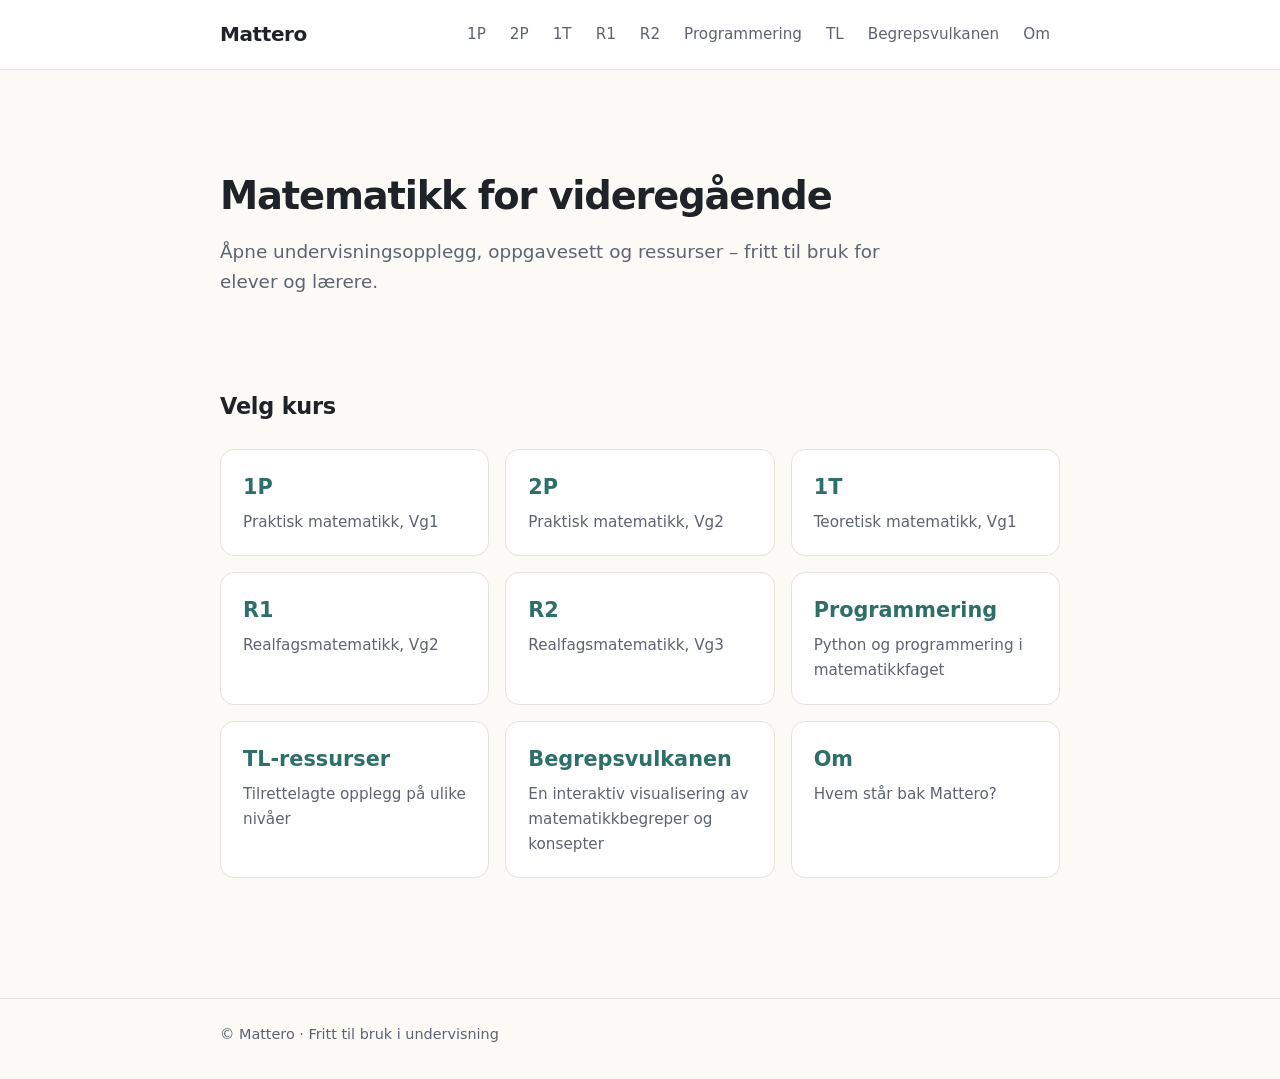
<file: index.html>
<!DOCTYPE html>
<html lang="no">
<head>
  <meta charset="UTF-8">
  <meta name="viewport" content="width=device-width, initial-scale=1">
  <title>Mattero – undervisningsressurser i matematikk</title>
  <meta name="description" content="Åpne undervisningsopplegg og oppgaver i matematikk for videregående skole: 1P, 2P, 1T, R1 og R2.">
  <link rel="stylesheet" href="/style.css">
  <style>
    .hero { padding: 48px 0 24px; }
    .hero h1 { font-size: 2.4rem; line-height: 1.15; margin: 0 0 12px; }
    .kurs {
      display: grid;
      grid-template-columns: repeat(auto-fill, minmax(240px, 1fr));
      gap: 16px;
      margin: 24px 0 48px;
    }
    .kort {
      display: block;
      padding: 20px 22px;
      background: var(--surface);
      border: 1px solid var(--border);
      border-radius: var(--radius);
      color: var(--text);
      text-decoration: none;
      transition: border-color .15s, transform .15s;
    }
    .kort:hover { border-color: var(--accent); transform: translateY(-2px); }
    .kort .navn { font-size: 1.3rem; font-weight: 700; color: var(--accent); }
    .kort p { margin: 6px 0 0; color: var(--muted); font-size: .95rem; }
  </style>
</head>
<body>
  <header class="site">
    <div class="wrap">
      <a class="logo" href="/">Mattero</a>
      <nav class="main">
        <a href="/1p/">1P</a>
        <a href="/2p/">2P</a>
        <a href="/1t/">1T</a>
        <a href="/r1/">R1</a>
        <a href="/r2/">R2</a>
        <a href="/programmering/">Programmering</a>
        <a href="/tl/">TL</a>
        <a href="/Begrepsvulkanen/">Begrepsvulkanen</a>
        <a href="/om/">Om</a>
      </nav>
    </div>
  </header>

  <main>
    <div class="wrap">
      <section class="hero">
        <h1>Matematikk for videregående</h1>
        <p class="lead">Åpne undervisningsopplegg, oppgavesett og ressurser – fritt til bruk for elever og lærere.</p>
      </section>

      <h2>Velg kurs</h2>
      <div class="kurs">
        <a class="kort" href="/1p/">
          <span class="navn">1P</span>
          <p>Praktisk matematikk, Vg1</p>
        </a>
        <a class="kort" href="/2p/">
          <span class="navn">2P</span>
          <p>Praktisk matematikk, Vg2</p>
        </a>
        <a class="kort" href="/1t/">
          <span class="navn">1T</span>
          <p>Teoretisk matematikk, Vg1</p>
        </a>
        <a class="kort" href="/r1/">
          <span class="navn">R1</span>
          <p>Realfagsmatematikk, Vg2</p>
        </a>
        <a class="kort" href="/r2/">
          <span class="navn">R2</span>
          <p>Realfagsmatematikk, Vg3</p>
        </a>
          <a class="kort" href="/programmering/">
          <span class="navn">Programmering</span>
          <p>Python og programmering i matematikkfaget</p>
        </a>
        <a class="kort" href="/tl/">
          <span class="navn">TL-ressurser</span>
          <p>Tilrettelagte opplegg på ulike nivåer</p>
        </a>
        <a class="kort" href="/Begrepsvulkanen/">
          <span class="navn">Begrepsvulkanen</span>
          <p>En interaktiv visualisering av matematikkbegreper og konsepter</p>
        </a>
        <a class="kort" href="/om/">
          <span class="navn">Om</span>
          <p>Hvem står bak Mattero?</p>
        </a>
      </div>
    </div>
  </main>

  <footer class="site">
    <div class="wrap">© Mattero · Fritt til bruk i undervisning</div>
  </footer>
</body>
</html>
</file>
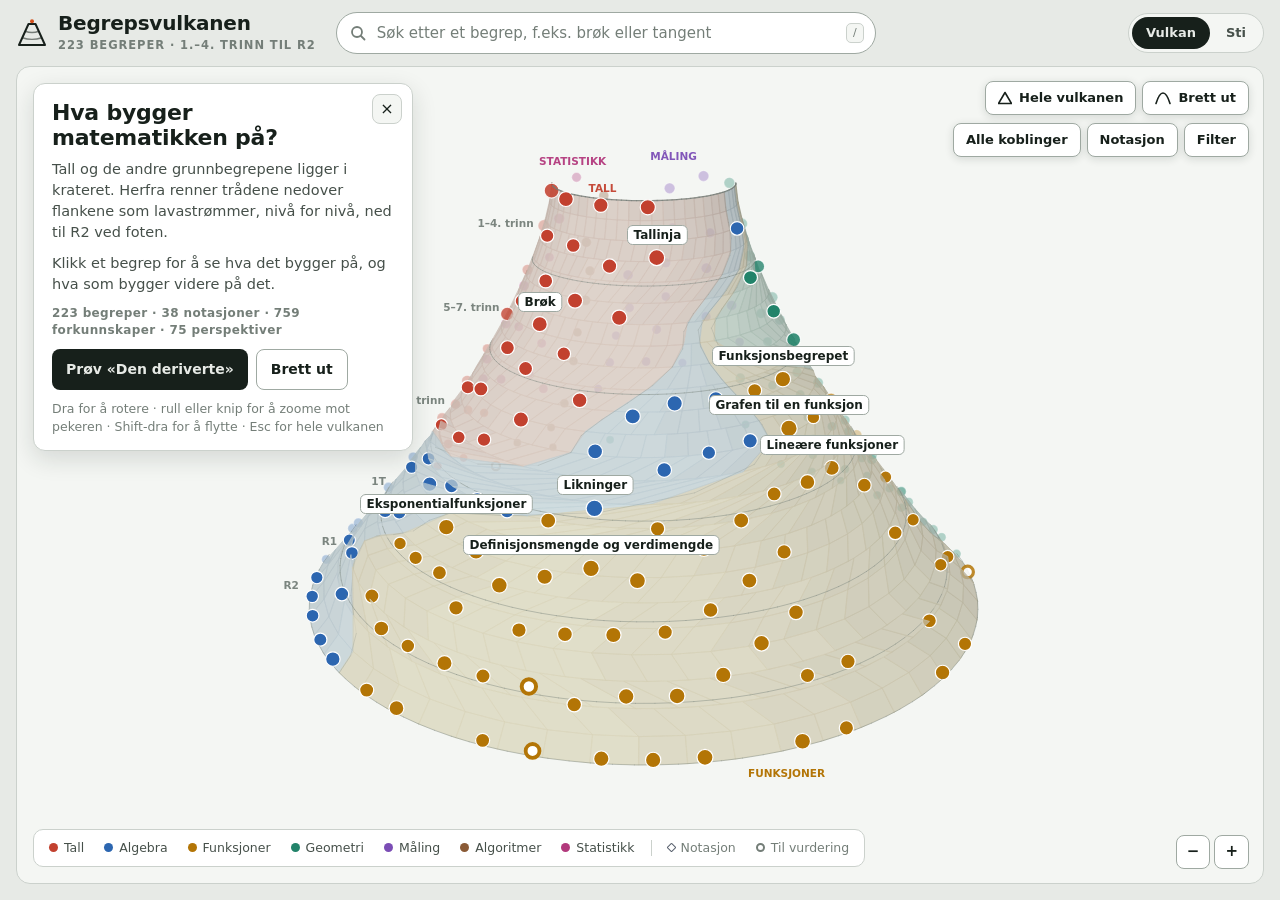
<file: Begrepsvulkanen/index.html>
<!doctype html>
<html lang="nb">
<head>
<meta charset="utf-8">
<meta name="viewport" content="width=device-width,initial-scale=1,viewport-fit=cover">
<title>Begrepsvulkanen</title>
<style>
/* Begrepsvulkanen: 3D-vulkan med lavastrømmer per tråd, utbretting til fjellside,
   og 2D-sti med panel når et begrep velges. Alt i én fil, uten eksterne ressurser. */
:root{
  --bg:#E7EAE6; --surface:#F4F6F3; --raised:#FFFFFF; --ink:#17201B; --ink-2:#46504A; --ink-3:#747E78;
  --line:#CBD1CC; --line-2:#9FA9A2; --sel:#17201B; --focus:#2C66B0; --shadow:rgba(23,32,27,.14);
  --mount:#D3D9D1; --mount-a:.74; --lava:#D4511C; --ice:#1F6FB8;
  --T:#C2412F; --M:#7B4DB5; --G:#22836A; --A:#2C66B0; --F:#B37506; --S:#B2397C; --P:#8A5A36; --N:#59616E;
  --f-display:ui-sans-serif,system-ui,-apple-system,"Segoe UI",Roboto,"Helvetica Neue",Arial,sans-serif;
  --f-body:ui-sans-serif,system-ui,-apple-system,"Segoe UI",Roboto,"Helvetica Neue",Arial,sans-serif;
  --f-math:"STIX Two Text","Cambria Math","Cambria","Times New Roman",serif;
  color-scheme:light;
}
@media (prefers-color-scheme: dark){
  :root:not([data-theme="light"]){
    --bg:#0F1311; --surface:#161B18; --raised:#1D2420; --ink:#E2E8E3; --ink-2:#AEB8B1; --ink-3:#7D8881;
    --line:#2B332F; --line-2:#4C5751; --sel:#F2F6F3; --focus:#6EA3EA; --shadow:rgba(0,0,0,.45);
    --mount:#26302B; --mount-a:.72; --lava:#FF7A45; --ice:#6CB4F0;
    --T:#EC6E5E; --M:#AA8CE4; --G:#4DC29D; --A:#6EA3EA; --F:#E6B047; --S:#E57AB5; --P:#C99A72; --N:#A6AEBA;
    color-scheme:dark;
  }
}
:root[data-theme="dark"]{
  --bg:#0F1311; --surface:#161B18; --raised:#1D2420; --ink:#E2E8E3; --ink-2:#AEB8B1; --ink-3:#7D8881;
  --line:#2B332F; --line-2:#4C5751; --sel:#F2F6F3; --focus:#6EA3EA; --shadow:rgba(0,0,0,.45);
  --mount:#26302B; --mount-a:.72; --lava:#FF7A45; --ice:#6CB4F0;
  --T:#EC6E5E; --M:#AA8CE4; --G:#4DC29D; --A:#6EA3EA; --F:#E6B047; --S:#E57AB5; --P:#C99A72; --N:#A6AEBA;
  color-scheme:dark;
}
*{box-sizing:border-box}
html,body{height:100%;margin:0}
body{background:var(--bg);color:var(--ink);font-family:var(--f-body);font-size:15px;line-height:1.45}
button{font:inherit;color:inherit}
:focus-visible{outline:2px solid var(--focus);outline-offset:2px}
[hidden]{display:none!important}
.sr{position:absolute;width:1px;height:1px;overflow:hidden;clip:rect(0 0 0 0);white-space:nowrap}

.app{height:100%;display:grid;grid-template-rows:auto minmax(0,1fr);gap:12px;
  padding-left:max(16px,env(safe-area-inset-left,0px));padding-right:max(16px,env(safe-area-inset-right,0px));padding-block:12px 16px}

/* Topplinje */
.bar{display:flex;align-items:center;gap:12px 20px;flex-wrap:wrap}
.brand{display:flex;align-items:center;gap:10px;min-width:0;border:0;background:none;padding:0;cursor:pointer;text-align:left}
.brand svg{flex:none;color:var(--ink)}
.wordmark{font-family:var(--f-display);font-weight:780;font-size:20px;letter-spacing:-.01em;line-height:1}
.sub{font-family:var(--f-display);font-weight:600;font-size:11.5px;letter-spacing:.08em;text-transform:uppercase;color:var(--ink-3);margin-top:4px}
.search{position:relative;flex:1 1 300px;max-width:540px;min-width:0}
.search input{width:100%;height:42px;border-radius:999px;border:1px solid var(--line-2);background:var(--raised);color:var(--ink);font:inherit;font-size:15px;padding:0 44px 0 40px}
.search input::placeholder{color:var(--ink-3)}
.search .ico{position:absolute;left:14px;top:50%;transform:translateY(-50%);color:var(--ink-3);pointer-events:none}
.search kbd{position:absolute;right:12px;top:50%;transform:translateY(-50%);font-family:var(--f-display);font-size:11px;color:var(--ink-3);border:1px solid var(--line);border-radius:5px;padding:1px 6px;background:var(--surface)}
.treff{position:absolute;top:48px;left:0;right:0;z-index:40;background:var(--raised);border:1px solid var(--line-2);border-radius:12px;list-style:none;margin:0;padding:6px;box-shadow:0 14px 34px var(--shadow);max-height:60vh;overflow:auto}
.treff li{display:flex;gap:10px;align-items:center;padding:8px 10px;border-radius:8px;cursor:pointer}
.treff li[aria-selected="true"]{background:var(--surface);outline:1px solid var(--line)}
.treff li.tom{cursor:default;color:var(--ink-3);font-size:14px}
.dot{flex:none;width:9px;height:9px;border-radius:50%;background:var(--c)}
.dot.n{border-radius:1px;transform:rotate(45deg);background:none;border:1.6px solid var(--N);width:7px;height:7px}
.dot.v{background:none;border:2px solid var(--c)}
.treff .nm{flex:1;min-width:0;font-weight:600}
.treff .via{font-weight:400;color:var(--ink-3);font-size:13px}
.treff .lv{font-family:var(--f-display);font-size:11px;font-weight:650;color:var(--ink-3);letter-spacing:.04em}
.views{display:flex;gap:2px;padding:3px;border-radius:999px;background:var(--surface);border:1px solid var(--line);margin-left:auto}
.views button{border:0;background:none;padding:7px 14px;border-radius:999px;cursor:pointer;font-family:var(--f-display);font-weight:650;font-size:13px;color:var(--ink-2)}
.views button[aria-pressed="true"]{background:var(--ink);color:var(--bg)}

/* Scene */
.stage{position:relative;min-height:0;display:grid;gap:12px}
.frame{position:relative;border:1px solid var(--line);border-radius:14px;background:var(--surface);overflow:hidden;min-height:0;min-width:0}
.app[data-view="vulkan"] .stage{grid-template-columns:minmax(0,1fr)}
.app[data-view="vulkan"] #kart,.app[data-view="vulkan"] #panel{display:none}
.app[data-view="kart"] .stage{grid-template-columns:minmax(0,1fr) minmax(290px,360px)}
.app[data-view="kart"] #vulkanFull{display:none}

.vwrap{position:absolute;inset:0}
.vwrap canvas{display:block;width:100%;height:100%;touch-action:none;cursor:grab}
.vwrap canvas.pek{cursor:pointer}
.vwrap canvas.dra{cursor:grabbing}

.intro{position:absolute;top:16px;left:16px;width:min(380px,calc(100% - 32px));background:var(--raised);border:1px solid var(--line);border-radius:12px;padding:16px 18px 14px;box-shadow:0 8px 24px var(--shadow)}
.intro h1{font-family:var(--f-display);font-weight:780;font-size:22px;line-height:1.15;letter-spacing:-.01em;margin:0 30px 8px 0;text-wrap:balance}
.intro p{margin:0 0 10px;color:var(--ink-2);font-size:14.5px}
.intro .stats{font-family:var(--f-display);font-size:12px;font-weight:600;letter-spacing:.03em;color:var(--ink-3);font-variant-numeric:tabular-nums}
.intro .x{position:absolute;right:10px;top:10px;width:30px;height:30px;border-radius:8px;border:1px solid var(--line);background:var(--surface);cursor:pointer;font-size:16px;line-height:1}
.btn{display:inline-flex;align-items:center;gap:8px;border:0;border-radius:8px;padding:9px 14px;background:var(--ink);color:var(--bg);font-family:var(--f-display);font-weight:650;font-size:14px;cursor:pointer}
.btn.ghost{background:none;color:var(--ink);border:1px solid var(--line-2)}
.btns{display:flex;flex-wrap:wrap;gap:8px}
.hint{font-size:12.5px;color:var(--ink-3);margin-top:10px}

.vcard{position:absolute;right:14px;bottom:60px;width:min(340px,calc(100% - 28px));background:var(--raised);border:1px solid var(--line);border-radius:12px;padding:14px 16px;box-shadow:0 8px 24px var(--shadow);z-index:5}
.vcard .x{position:absolute;right:10px;top:10px;width:30px;height:30px;border-radius:8px;border:1px solid var(--line);background:var(--surface);cursor:pointer;font-size:16px;line-height:1}
.vcard h2{font-family:var(--f-display);font-weight:780;font-size:19px;line-height:1.15;letter-spacing:-.01em;margin:4px 36px 10px 0;text-wrap:balance}
.vcard h2 .sym{font-family:var(--f-math);font-weight:400;color:var(--N);margin-right:6px}
.vcard .badge{margin:-4px 0 10px}
.vcard .d{margin:10px 0 6px;color:var(--ink-2);font-size:14px;display:-webkit-box;-webkit-line-clamp:3;-webkit-box-orient:vertical;overflow:hidden}
.vcard .cnt{margin:0 0 12px;font-family:var(--f-display);font-size:12px;font-weight:600;letter-spacing:.03em;color:var(--ink-3);font-variant-numeric:tabular-nums}
.vtools{position:absolute;top:14px;right:14px;display:flex;flex-direction:column;align-items:flex-end;gap:8px;z-index:5}
.vtools .row{display:flex;flex-wrap:wrap;justify-content:flex-end;gap:6px}
.tb{display:inline-flex;align-items:center;gap:7px;height:34px;border-radius:8px;border:1px solid var(--line-2);background:var(--raised);cursor:pointer;font-family:var(--f-display);font-weight:650;font-size:13px;padding:0 12px;color:var(--ink);box-shadow:0 2px 8px var(--shadow)}
.tb[aria-pressed="true"]{background:var(--ink);color:var(--bg);border-color:var(--ink)}
.tb svg{flex:none}
.pop{background:var(--raised);border:1px solid var(--line-2);border-radius:12px;padding:12px 14px;box-shadow:0 14px 34px var(--shadow);width:300px;max-width:calc(100vw - 60px)}
.pop h4{font-family:var(--f-display);font-size:11px;letter-spacing:.1em;text-transform:uppercase;color:var(--ink-3);margin:0 0 8px;font-weight:700}
.pop h4+*{margin-bottom:12px}
.pop .seg{flex-wrap:wrap}
.tlist{display:flex;flex-wrap:wrap;gap:6px}

.legend{position:absolute;left:16px;bottom:16px;display:flex;flex-wrap:wrap;align-items:center;gap:4px 6px;max-width:calc(100% - 140px);font-size:12.5px;color:var(--ink-2);background:var(--raised);border:1px solid var(--line);border-radius:10px;padding:6px 8px;z-index:4}
.legend button{display:inline-flex;align-items:center;gap:6px;border:0;background:none;border-radius:6px;padding:3px 7px;cursor:pointer;font-size:12.5px;color:var(--ink-2)}
.legend button:hover{background:var(--surface);color:var(--ink)}
.legend .k{display:inline-flex;align-items:center;gap:6px;padding:3px 7px;color:var(--ink-3)}
.legend i{width:9px;height:9px;border-radius:50%;background:var(--c);display:inline-block}
.legend i.n{background:none;border:1.6px solid var(--N);transform:rotate(45deg);width:7px;height:7px;border-radius:1px}
.legend i.v{background:none;border:2px solid var(--ink-3)}
.legend .sep{width:1px;height:16px;background:var(--line);margin:0 3px}
.zoom3{position:absolute;right:14px;bottom:14px;display:flex;gap:4px;z-index:4}
.zoom3 button,.zoom button{min-width:34px;height:34px;border-radius:8px;border:1px solid var(--line-2);background:var(--raised);cursor:pointer;font-family:var(--f-display);font-weight:700;font-size:15px;padding:0 10px}

/* Kart (2D-sti) */
#kart{display:grid;grid-template-rows:auto auto minmax(0,1fr)}
.kbar{display:flex;flex-wrap:wrap;gap:8px 14px;align-items:center;padding:10px 12px;border-bottom:1px solid var(--line);background:var(--raised)}
.seg{display:inline-flex;align-items:center;gap:2px;border:1px solid var(--line);border-radius:8px;padding:2px;background:var(--surface)}
.seg-l{font-family:var(--f-display);font-weight:700;font-size:10.5px;letter-spacing:.08em;text-transform:uppercase;color:var(--ink-3);padding:0 6px}
.seg button{border:0;background:none;border-radius:6px;padding:4px 9px;cursor:pointer;font-family:var(--f-display);font-weight:650;font-size:12.5px;color:var(--ink-2);font-variant-numeric:tabular-nums}
.seg button[aria-pressed="true"]{background:var(--ink);color:var(--bg)}
.tog{border:1px solid var(--line-2);background:var(--raised);border-radius:999px;padding:4px 11px 4px 8px;cursor:pointer;font-family:var(--f-display);font-weight:600;font-size:12.5px;color:var(--ink-3);display:inline-flex;align-items:center;gap:6px}
.tog::before{content:"";width:12px;height:12px;border-radius:3px;border:1.5px solid var(--line-2);box-sizing:border-box}
.tog[aria-pressed="true"]{color:var(--ink)}
.tog[aria-pressed="true"]::before{background:var(--ink);border-color:var(--ink);box-shadow:inset 0 0 0 2px var(--raised)}
.tog .sw{display:inline-block;width:8px;height:8px;border-radius:50%;background:var(--c)}
.toggles{display:flex;flex-wrap:wrap;gap:6px}
.strip{display:flex;flex-wrap:wrap;align-items:center;gap:6px 14px;padding:8px 12px;border-bottom:1px solid var(--line);font-size:13px;color:var(--ink-2)}
.strip .sum{font-variant-numeric:tabular-nums}
.strip .sum b{color:var(--ink);font-weight:700}
.lnk{border:0;background:none;padding:0;color:var(--focus);font-weight:600;cursor:pointer;text-decoration:underline;text-underline-offset:2px}
.strip .key{margin-left:auto;display:flex;gap:12px;align-items:center;font-size:12px;color:var(--ink-3)}
.strip .key svg{vertical-align:middle;margin-right:4px}
.key-line{stroke:var(--ink-2);stroke-width:1.6}
.key-soft{stroke:var(--ink-2);stroke-width:1.6;stroke-dasharray:4 3}
.key-persp{stroke:var(--ink-3);stroke-width:1.8;stroke-dasharray:1.5 4;stroke-linecap:round}
.mapbox{position:relative;min-height:0;overflow:hidden}
#map{position:absolute;inset:0;width:100%;height:100%;display:block;touch-action:none;cursor:default;user-select:none;-webkit-user-select:none}
.zoom{position:absolute;right:12px;bottom:12px;display:flex;gap:4px}
.mini{position:absolute;left:12px;bottom:12px;width:250px;height:180px;border:1px solid var(--line-2);border-radius:10px;background:var(--surface);overflow:hidden;box-shadow:0 6px 18px var(--shadow)}
.mini-host{position:absolute;inset:0}
.mini .mini-btn{position:absolute;right:6px;top:6px;z-index:2;border:1px solid var(--line-2);background:var(--raised);border-radius:6px;font-family:var(--f-display);font-weight:650;font-size:11.5px;padding:3px 8px;cursor:pointer}
.mini .mini-tag{position:absolute;left:8px;top:7px;z-index:2;font-family:var(--f-display);font-weight:700;font-size:10px;letter-spacing:.1em;text-transform:uppercase;color:var(--ink-3);pointer-events:none}

.rowline{stroke:var(--line);stroke-width:1;stroke-dasharray:2 6}
.rowlbl{font-family:var(--f-display);font-weight:700;font-size:10px;letter-spacing:.1em;text-transform:uppercase;fill:var(--ink-3)}
.edge{fill:none;stroke:var(--line-2);stroke-width:1.4}
.edge.soft{stroke-dasharray:5 4}
.edge.near{stroke:var(--ink-2);stroke-width:1.9}
.edge.hot{stroke:var(--ink);stroke-width:2.4}
.edge.persp{stroke:var(--ink-3);stroke-dasharray:1.5 5;stroke-width:2;stroke-linecap:round}
.pbadge circle{fill:var(--raised);stroke:var(--ink-3);stroke-width:1}
.pbadge text{font-family:var(--f-math);font-size:14px;fill:var(--ink-2)}
.node{cursor:pointer;outline:none}
.n-box{fill:var(--raised);stroke:var(--line-2);stroke-width:1}
.node:hover .n-box{stroke:var(--ink-2)}
.node:focus-visible .n-box{stroke:var(--focus);stroke-width:2.5}
.node.is-n .n-box{fill:var(--bg);stroke:var(--N);stroke-dasharray:3 3}
.node.is-v .n-box{stroke-dasharray:6 3}
.node.is-sel .n-box{stroke:var(--sel);stroke-width:2.2;stroke-dasharray:none}
.n-halo{fill:none;stroke-width:4;opacity:.4;display:none}
.node.is-sel .n-halo{display:inline}
.n-label{font-family:var(--f-body);font-size:13.5px;font-weight:600;fill:var(--ink)}
.node.is-sel .n-label{font-weight:700}
.n-sym{font-family:var(--f-math);font-size:15px;fill:var(--N)}
.n-lvl{font-family:var(--f-display);font-size:10px;font-weight:650;letter-spacing:.04em;fill:var(--ink-3)}
.n-dia{fill:none;stroke:var(--N);stroke-width:1.6}
.n-ring{fill:none;stroke-width:2.4}
.pie{stroke:var(--raised);stroke-width:1}

/* Panel */
.panel{overflow:auto;padding:20px 20px 16px}
.eyebrow{font-family:var(--f-display);font-size:11.5px;letter-spacing:.1em;text-transform:uppercase;color:var(--ink-3);font-weight:700}
.ptitle{font-family:var(--f-display);font-weight:780;font-size:25px;line-height:1.12;margin:6px 0 14px;text-wrap:balance;letter-spacing:-.01em}
.ptitle .sym{font-family:var(--f-math);font-weight:400;color:var(--N);margin-right:8px}
.badge{display:inline-block;font-family:var(--f-display);font-size:11px;font-weight:700;letter-spacing:.06em;text-transform:uppercase;border:1px dashed var(--ink-3);color:var(--ink-2);border-radius:999px;padding:2px 9px;margin:-6px 0 12px}
.mixbar{display:flex;height:8px;border-radius:4px;overflow:hidden;gap:2px}
.mixbar span{background:var(--c)}
.mixlegend{display:flex;flex-wrap:wrap;gap:4px 12px;margin-top:6px;font-size:12.5px;color:var(--ink-2);font-variant-numeric:tabular-nums}
.mixlegend i{display:inline-block;width:8px;height:8px;border-radius:2px;background:var(--c);margin-right:5px}
.pdesc{margin:14px 0 4px;font-size:15.5px;line-height:1.5}
.pkw{font-size:13px;color:var(--ink-3);margin:6px 0 0}
.psec{border-top:1px solid var(--line);padding-top:12px;margin-top:14px}
.psec h3{font-family:var(--f-display);font-size:11.5px;letter-spacing:.1em;text-transform:uppercase;color:var(--ink-3);font-weight:700;margin:0 0 8px}
.chips{display:flex;flex-wrap:wrap;gap:6px}
.chip{display:inline-flex;align-items:center;gap:6px;font-size:13.5px;padding:5px 10px;border-radius:999px;border:1px solid var(--line-2);background:var(--raised);color:var(--ink);cursor:pointer;text-align:left}
.chip:hover{border-color:var(--ink-2)}
.chip.soft{border-style:dashed}
.chip .dot{width:8px;height:8px}
.chip.n .dot{width:6px;height:6px}
.chip .csym{font-family:var(--f-math);color:var(--N)}
.chip .tag{font-size:11px;color:var(--ink-3)}
.none{font-size:13.5px;color:var(--ink-3);margin:0}
.cone{display:grid;grid-template-columns:1fr 1fr;gap:10px}
.cone div{border:1px solid var(--line);border-radius:10px;padding:10px 12px;background:var(--raised)}
.cone b{display:block;font-family:var(--f-display);font-weight:780;font-size:26px;line-height:1;font-variant-numeric:tabular-nums}
.cone span{font-size:12.5px;color:var(--ink-2)}
.roots{font-size:13px;color:var(--ink-2);margin:10px 0 0}
.pnote{font-size:12.5px;color:var(--ink-3);border-top:1px solid var(--line);margin-top:18px;padding-top:12px}

/* Læringssti */
.dlg{position:fixed;inset:0;z-index:100;background:rgba(10,14,12,.45);display:grid;place-items:center;padding:16px}
.dlg-box{background:var(--raised);color:var(--ink);border-radius:14px;border:1px solid var(--line-2);box-shadow:0 24px 60px rgba(0,0,0,.3);width:min(680px,100%);max-height:min(86vh,900px);display:grid;grid-template-rows:auto auto minmax(0,1fr) auto}
.dlg-h{padding:18px 20px 6px;position:relative}
.dlg-h h2{font-family:var(--f-display);font-weight:780;font-size:22px;line-height:1.15;margin:4px 40px 4px 0}
.dlg-h p{margin:0;color:var(--ink-2);font-size:14px}
.dlg-x{position:absolute;right:14px;top:14px;width:32px;height:32px;border-radius:8px;border:1px solid var(--line);background:var(--surface);cursor:pointer;font-size:16px}
.dlg-opts{display:flex;flex-wrap:wrap;gap:8px;padding:8px 20px 10px;border-bottom:1px solid var(--line)}
.dlg-body{overflow:auto;padding:6px 20px 14px}
.dlg-f{display:flex;flex-wrap:wrap;gap:8px;justify-content:flex-end;padding:12px 20px;border-top:1px solid var(--line)}
.sti-lv{font-family:var(--f-display);font-size:11.5px;letter-spacing:.1em;text-transform:uppercase;color:var(--ink-3);font-weight:700;margin:14px 0 6px;display:flex;justify-content:space-between}
.sti-ol{margin:0;padding:0 0 0 1.9em}
.sti-ol li{padding:3px 0;font-size:14.5px}
.sti-ol li button{border:0;background:none;padding:0;cursor:pointer;text-align:left;font-weight:600;color:var(--ink)}
.sti-ol li button:hover{text-decoration:underline}
.sti-ol .dot{display:inline-block;margin-right:7px;vertical-align:1px}
.sti-ol .meta{color:var(--ink-3);font-size:12.5px;margin-left:6px}
.sti-ol .csym{font-family:var(--f-math);color:var(--N);margin-right:5px}
.sti-goal{margin-top:16px;padding:10px 12px;border:1.5px solid var(--ink);border-radius:10px;font-weight:700}

@media (max-width:760px){
  html,body{height:auto}
  .app{height:auto;min-height:100%}
  .search{order:3;flex-basis:100%;max-width:none}
  .search kbd{display:none}
  .app[data-view="vulkan"] .stage{height:calc(100svh - 150px);min-height:460px}
  .app[data-view="kart"] .stage{grid-template-columns:minmax(0,1fr)}
  #kart{height:66svh;min-height:420px}
  .mini{display:none}
  .intro{top:auto;bottom:48px;left:8px;width:calc(100% - 16px);padding:12px 14px;z-index:6}
  .intro h1{font-size:19px}
  .intro p:not(.stats){font-size:13.5px}
  .hint{display:none}
  .legend{left:8px;bottom:8px;max-width:calc(100% - 16px);padding:4px 6px;gap:2px}
  .legend button{font-size:11.5px;padding:2px 5px;gap:4px}
  .legend .k,.legend .sep{display:none}
  .vtools{top:8px;right:8px;left:8px;align-items:stretch}
  .vtools .row{justify-content:flex-end;gap:4px}
  .tb{height:30px;font-size:12px;padding:0 9px;gap:5px}
  .vtools .pop{align-self:flex-end}
  .zoom3{display:none}
  .vcard{left:8px;right:8px;bottom:48px;width:auto;z-index:7;padding:12px 14px}
  .vcard .d{-webkit-line-clamp:2}
  #vulkanFull.has-card .intro{display:none}
  .strip .key{margin-left:0}
}
@media print{
  body{background:#fff;color:#000}
  .app{display:none!important}
  .dlg{position:static;background:none;padding:0;display:block}
  .dlg-box{box-shadow:none;border:0;max-height:none;width:100%;display:block}
  .dlg-x,.dlg-opts,.dlg-f{display:none!important}
  .dlg-body{overflow:visible}
}
</style>
</head>
<body>
<div class="app" id="app" data-view="vulkan">
  <header class="bar">
    <button class="brand" id="home" aria-label="Til hele vulkanen">
      <svg width="32" height="30" viewBox="0 0 32 30" aria-hidden="true"><path d="M12.5 6h7L29 27H3z" fill="none" stroke="currentColor" stroke-width="2" stroke-linejoin="round"/><path d="M10 13.5c3 1.4 9 1.4 12 0M7.2 20c4.5 1.8 13.1 1.8 17.6 0" fill="none" stroke="currentColor" stroke-width="1.4" stroke-linecap="round" opacity=".55"/><circle cx="16" cy="3.2" r="2" fill="var(--lava)"/></svg>
      <div><div class="wordmark">Begrepsvulkanen</div><div class="sub" id="sub"></div></div>
    </button>
    <div class="search" role="combobox" aria-haspopup="listbox" aria-owns="treff" aria-expanded="false" id="searchBox">
      <svg class="ico" width="16" height="16" viewBox="0 0 16 16" aria-hidden="true"><circle cx="7" cy="7" r="5" fill="none" stroke="currentColor" stroke-width="1.8"/><path d="M11 11l3.5 3.5" stroke="currentColor" stroke-width="1.8" stroke-linecap="round"/></svg>
      <label for="sok" class="sr">Søk etter begrep</label>
      <input id="sok" type="search" autocomplete="off" spellcheck="false" placeholder="Søk etter et begrep, f.eks. brøk eller tangent" aria-autocomplete="list" aria-controls="treff">
      <kbd>/</kbd>
      <ul class="treff" id="treff" role="listbox" hidden></ul>
    </div>
    <nav class="views" aria-label="Visning">
      <button id="vBtn" aria-pressed="true">Vulkan</button>
      <button id="kBtn" aria-pressed="false">Sti</button>
    </nav>
  </header>

  <main class="stage">
    <section class="frame" id="vulkanFull" aria-label="3D-vulkan">
      <div id="fullHost" style="position:absolute;inset:0"><div class="vwrap" id="vwrap"></div></div>
      <div class="intro" id="intro">
        <button class="x" id="introX" aria-label="Lukk">×</button>
        <h1>Hva bygger matematikken på?</h1>
        <p>Tall og de andre grunnbegrepene ligger i krateret. Herfra renner trådene nedover flankene som lavastrømmer, nivå for nivå, ned til R2 ved foten.</p>
        <p>Klikk et begrep for å se hva det bygger på, og hva som bygger videre på det.</p>
        <p class="stats" id="stats"></p>
        <div class="btns"><button class="btn" id="startBtn">Prøv «Den deriverte»</button><button class="btn ghost" id="introUnroll">Brett ut</button></div>
        <div class="hint">Dra for å rotere · rull eller knip for å zoome mot pekeren · Shift-dra for å flytte · Esc for hele vulkanen</div>
      </div>
      <div class="vtools" id="vtools">
        <div class="row">
          <button class="tb" id="tReset" title="Hele vulkanen (Esc)"><svg width="14" height="14" viewBox="0 0 14 14" aria-hidden="true"><path d="M6 1.5L12.5 12.5H-.5z" transform="translate(1 0)" fill="none" stroke="currentColor" stroke-width="1.6" stroke-linejoin="round"/></svg>Hele vulkanen</button>
          <button class="tb" id="tUnroll" aria-pressed="false" title="Rull vulkanen ut til en fjellside (B)"><svg width="16" height="14" viewBox="0 0 16 14" aria-hidden="true"><path d="M1 12.5C3 6 5.5 2 8 2s5 4 7 10.5" fill="none" stroke="currentColor" stroke-width="1.6" stroke-linecap="round"/></svg>Brett ut</button>
        </div>
        <div class="row">
          <button class="tb" id="tEdges" aria-pressed="false" title="Vis alle koblinger svakt">Alle koblinger</button>
          <button class="tb" id="tNota" aria-pressed="false" title="Vis notasjonslaget">Notasjon</button>
          <button class="tb" id="tFilter" aria-pressed="false" aria-expanded="false" aria-controls="filterPop">Filter</button>
        </div>
        <div class="pop" id="filterPop" hidden>
          <h4>Vis nivå til og med</h4>
          <div class="seg" id="lvlSeg" role="group" aria-label="Høyeste nivå"></div>
          <h4>Tråder</h4>
          <div class="tlist" id="thrList"></div>
        </div>
      </div>
      <div class="legend" id="legend" aria-label="Tråder. Klikk for å snu tråden mot deg."></div>
      <div class="zoom3"><button id="z3Out" aria-label="Zoom ut">−</button><button id="z3In" aria-label="Zoom inn">+</button></div>
      <div class="vcard" id="vcard" hidden aria-live="polite"></div>
    </section>

    <section class="frame" id="kart" aria-label="2D-sti">
      <div class="kbar">
        <div class="seg" role="group" aria-label="Forkunnskaper oppover"><span class="seg-l">Oppover</span>
          <button data-up="1">1</button><button data-up="2">2</button><button data-up="3">3</button><button data-up="99">Alle</button></div>
        <div class="seg" role="group" aria-label="Begreper nedover"><span class="seg-l">Nedover</span>
          <button data-down="0">0</button><button data-down="1">1</button><button data-down="2">2</button><button data-down="99">Alle</button></div>
        <div class="toggles">
          <button class="tog" data-tog="soft">Hjelpsomme koblinger</button>
          <button class="tog" data-tog="persp">Perspektiver</button>
          <button class="tog" data-tog="nota">Notasjon</button>
        </div>
      </div>
      <div class="strip" id="strip"></div>
      <div class="mapbox" id="mapbox">
        <svg id="map" role="img" aria-label="Sti med forkunnskaper over og videre begreper under"><g id="vp"><g id="gRows"></g><g id="gEdges"></g><g id="gNodes"></g></g></svg>
        <div class="zoom"><button id="zOut" aria-label="Zoom ut">−</button><button id="zIn" aria-label="Zoom inn">+</button><button id="zFit">Tilpass</button></div>
        <div class="mini" id="mini"><span class="mini-tag">Plassering i vulkanen</span><div class="mini-host" id="miniHost"></div><button class="mini-btn" id="miniBtn">Utvid</button></div>
      </div>
    </section>

    <aside class="frame panel" id="panel" aria-live="polite">
      <div id="panelBody"></div>
      <div class="pnote">Heltrukket linje betyr nødvendig forkunnskap, stiplet betyr hjelpsom, og ≈ betyr et annet perspektiv på samme idé. Begreper med stiplet ramme er til vurdering og ligger utenfor læreplanen.</div>
    </aside>
  </main>
</div>

<div class="dlg" id="sti" hidden role="dialog" aria-modal="true" aria-labelledby="stiTitle">
  <div class="dlg-box">
    <div class="dlg-h"><button class="dlg-x" id="stiX" aria-label="Lukk">×</button>
      <div class="eyebrow">Læringssti</div><h2 id="stiTitle"></h2><p id="stiSub"></p></div>
    <div class="dlg-opts"><button class="tog" id="stiSoft" aria-pressed="false">Ta med hjelpsomme</button><button class="tog" id="stiNota" aria-pressed="true">Ta med notasjon</button></div>
    <div class="dlg-body" id="stiBody"></div>
    <div class="dlg-f"><button class="btn ghost" id="stiCopy">Kopier som tekst</button><button class="btn" id="stiPrint">Skriv ut</button></div>
  </div>
</div>

<script>
(function(){
"use strict";
const DATA={"geo":{"rTop":0.34,"rBot":1.36,"H":1.62,"exp":1.45,"levels":["1–4","5–7","8–10","1T","R1","R2"],"threads":["Algoritmer og programmering","Statistikk og sannsynlighet","Tall og operasjoner","Algebra","Funksjoner og endring","Geometri og rom","Måling og størrelser"],"bandEdge":[0.0,0.2818,0.6216,0.9916,1.2646,1.4716,1.62],"bandMid":[0.1409,0.4517,0.8066,1.1281,1.3681,1.5458],"bounds":[[-3.1416,-2.8202,-2.1774,0.7151,1.0365,1.2132,1.856,3.1416],[-3.1416,-2.5544,-1.9672,-0.0098,0.0979,0.2055,1.9672,3.1416],[-3.1416,-2.8798,-2.0944,-0.6545,0.3927,1.4399,2.0944,3.1416],[-3.1416,-3.0079,-2.7405,-2.4732,-1.27,1.4037,3.0079,3.1416],[-3.1416,-2.8566,-2.7783,-2.3509,-1.6385,1.211,3.0632,3.1416],[-3.1416,-2.7987,-2.7044,-2.6101,-1.2386,1.3329,3.0473,3.1416]]},"nodes":[{"id":"addisjon","n":"Addisjon og subtraksjon","t":"b","sym":"","s":"Tall og operasjoner","s2":[],"l":"1–4","st":"Koblet (prototype)","d":"Å slå sammen og ta fra mengder, og å se subtraksjon som avstand eller differanse.","k":["pluss","minus","legge sammen","trekke fra","differanse"],"th":-1.7344,"v":0.0225,"dp":2},{"id":"multiplikasjon","n":"Multiplikasjon","t":"b","sym":"","s":"Tall og operasjoner","s2":[],"l":"1–4","st":"Koblet (prototype)","d":"Gjentatt addisjon, like grupper og skalering: 3 · 4 som tre grupper med fire.","k":["gange","ganging","gangetabell"],"th":-1.9481,"v":0.1685,"dp":3},{"id":"partall","n":"Partall og oddetall","t":"b","sym":"","s":"Tall og operasjoner","s2":[],"l":"1–4","st":"Koblet","d":"Partall kan deles i to like store grupper, oddetall får én til overs. Sistesifferet avgjør.","k":["partall","oddetall","delelig med 2","annenhver"],"th":-1.4967,"v":0.1692,"dp":4},{"id":"plassverdi","n":"Posisjonssystemet og plassverdi","t":"b","sym":"","s":"Tall og operasjoner","s2":[],"l":"1–4","st":"Koblet","d":"Verdien til et siffer avhenger av plassen: i 352 betyr 3 tre hundrere. Ti på én plass blir én på neste.","k":["posisjonssystem","plassverdi","enere","tiere","hundrere","siffer","titallsystemet"],"th":-1.2428,"v":0.0225,"dp":2},{"id":"hoderegning","n":"Regnestrategier og hoderegning","t":"b","sym":"","s":"Tall og operasjoner","s2":[],"l":"1–4","st":"Koblet","d":"Å regne fleksibelt ved å dele opp, runde av og kompensere, for eksempel 39 + 26 = 40 + 25.","k":["hoderegning","regnestrategier","tierovergang","dobling","kompensering","dele opp tall"],"th":-1.0165,"v":0.1704,"dp":3},{"id":"sammenligne","n":"Sammenligne og ordne tall","t":"b","sym":"","s":"Tall og operasjoner","s2":[],"l":"1–4","st":"Koblet","d":"Å avgjøre hvilket tall som er størst, og ordne tall i stigende eller synkende rekkefølge.","k":["størst","minst","ordne tall","stigende","synkende","rekkefølge"],"th":-0.6001,"v":0.2213,"dp":3},{"id":"tall","n":"Tallforståelse","t":"b","sym":"","s":"Tall og operasjoner","s2":[],"l":"1–4","st":"Koblet (prototype)","d":"Å forstå at et tall beskriver en mengde, og at tall kan sammenlignes, ordnes og deles opp.","k":["tall og mengder","antall","mengder","tallbegrep"],"th":-0.7484,"v":0.0225,"dp":1},{"id":"tallinja","n":"Tallinja","t":"b","sym":"","s":"Tall og operasjoner","s2":["Geometri og rom"],"l":"1–4","st":"Koblet (prototype)","d":"Tall som punkter på en linje, der rekkefølge og avstand har mening.","k":["tallinje","tallinjen"],"th":-0.1758,"v":0.1901,"dp":2},{"id":"telling","n":"Telling og antall","t":"b","sym":"","s":"Tall og operasjoner","s2":[],"l":"1–4","st":"Koblet","d":"Å telle med én-til-én-korrespondanse og forstå at det siste tallordet gir antallet.","k":["telle","telling","antall","tallord","telle videre","telle bakover"],"th":-0.2527,"v":0.0225,"dp":0},{"id":"avrunding","n":"Avrunding og overslag","t":"b","sym":"","s":"Tall og operasjoner","s2":[],"l":"5–7","st":"Koblet","d":"Å erstatte et tall med et enklere tall i nærheten, og bruke det til å anslå svaret før man regner.","k":["avrunde","avrunding","overslag","anslag","gjeldende siffer","desimaler"],"th":-1.4118,"v":0.5623,"dp":7},{"id":"brok","n":"Brøk","t":"b","sym":"","s":"Tall og operasjoner","s2":[],"l":"5–7","st":"Koblet (prototype)","d":"Brøk som del av en helhet, som divisjon og som et eget tall på tallinja.","k":["brøker","teller","nevner"],"th":-1.1453,"v":0.4476,"dp":5},{"id":"delelighet","n":"Delelighet og faktorer","t":"b","sym":"","s":"Tall og operasjoner","s2":[],"l":"5–7","st":"Koblet","d":"Et tall er delelig med et annet når divisjonen går opp. Faktorene i et tall er tallene som går opp i det.","k":["delelig","faktor","divisor","går opp","delelighetsregler"],"th":-1.2571,"v":0.309,"dp":5},{"id":"desimaltall","n":"Desimaltall","t":"b","sym":"","s":"Tall og operasjoner","s2":[],"l":"5–7","st":"Koblet (prototype)","d":"Posisjonssystemet utvidet til tideler og hundredeler, og at det alltid finnes et tall mellom to tall.","k":["komma","tideler","hundredeler"],"th":-0.8658,"v":0.3463,"dp":6},{"id":"divisjon","n":"Divisjon","t":"b","sym":"","s":"Tall og operasjoner","s2":[],"l":"5–7","st":"Koblet (prototype)","d":"Å dele i like store deler, og å spørre hvor mange ganger noe går opp i noe annet.","k":["dele","deling"],"th":-1.8471,"v":0.3287,"dp":4},{"id":"mfm","n":"Felles faktorer og felles multiplum","t":"b","sym":"","s":"Tall og operasjoner","s2":[],"l":"5–7","st":"Koblet","d":"Største felles faktor og minste felles multiplum, brukt blant annet til forkorting og fellesnevner.","k":["SFF","MFM","felles faktor","felles multiplum","fellesnevner"],"th":-0.8491,"v":0.5184,"dp":6},{"id":"brokekv","n":"Likeverdige brøker og forkorting","t":"b","sym":"","s":"Tall og operasjoner","s2":[],"l":"5–7","st":"Koblet","d":"Ulike brøker kan beskrive samme tall: 2/4 = 1/2. Å utvide eller forkorte er å gange eller dele teller og nevner med samme tall.","k":["likeverdige brøker","forkorte","utvide","forkorting","utviding"],"th":-1.5324,"v":0.4091,"dp":7},{"id":"negative","n":"Negative tall","t":"b","sym":"","s":"Tall og operasjoner","s2":[],"l":"5–7","st":"Koblet (prototype)","d":"Tall til venstre for null, og regning der fortegnet betyr retning.","k":["minustall","fortegn"],"th":-0.4775,"v":0.385,"dp":3},{"id":"prosent","n":"Prosent","t":"b","sym":"","s":"Tall og operasjoner","s2":[],"l":"5–7","st":"Koblet","d":"Prosent betyr hundredeler: 25 % = 25/100 = 0,25. En prosent er alltid prosent av noe.","k":["prosent","%","hundredeler"],"th":-1.1202,"v":0.5944,"dp":8},{"id":"regnealgoritmer","n":"Skriftlige regnemetoder","t":"b","sym":"","s":"Tall og operasjoner","s2":[],"l":"5–7","st":"Koblet","d":"Oppstilte metoder for de fire regneartene, der plassverdi forklarer hvorfor man veksler og låner.","k":["oppstilling","skriftlig regning","låne","minnetall","lang divisjon","algoritme"],"th":-1.8101,"v":0.4956,"dp":5},{"id":"forhold","n":"Forhold og proporsjonalitet","t":"b","sym":"","s":"Tall og operasjoner","s2":["Funksjoner og endring"],"l":"8–10","st":"Koblet (prototype)","d":"Å sammenligne størrelser multiplikativt, og se at dobbelt så mye av den ene gir dobbelt så mye av den andre.","k":["proporsjonal","proporsjonalitet","forholdstall","skalering"],"th":-1.0027,"v":0.7467,"dp":9},{"id":"irrasjonale","n":"Irrasjonale tall","t":"b","sym":"","s":"Tall og operasjoner","s2":[],"l":"8–10","st":"Koblet","d":"Tall som ikke kan skrives som en brøk av to hele tall, som √2 og π. Desimalene verken stopper eller gjentar seg.","k":["irrasjonal","irrasjonalt tall","√2","π","ikke-periodisk"],"th":-1.9668,"v":0.962,"dp":11},{"id":"rot","n":"Kvadratrot og andre røtter","t":"b","sym":"","s":"Tall og operasjoner","s2":["Algebra"],"l":"8–10","st":"Koblet","d":"√a er det ikke-negative tallet som ganget med seg selv gir a. Generelt er ⁿ√a tallet som opphøyd i n gir a.","k":["kvadratrot","rot","tredjerot","n-te rot","kvadrattall"],"th":-0.6672,"v":0.6517,"dp":5},{"id":"omvprop","n":"Omvendt proporsjonalitet","t":"b","sym":"","s":"Tall og operasjoner","s2":["Funksjoner og endring"],"l":"8–10","st":"Koblet","d":"To størrelser er omvendt proporsjonale når produktet er konstant: dobles den ene, halveres den andre.","k":["omvendt proporsjonal","omvendt proporsjonalitet","konstant produkt","x · y = k"],"th":-1.7666,"v":0.9308,"dp":10},{"id":"potenser","n":"Potenser","t":"b","sym":"","s":"Tall og operasjoner","s2":["Algebra"],"l":"8–10","st":"Koblet (prototype)","d":"Gjentatt multiplikasjon, aⁿ, og regnereglene som følger direkte av det.","k":["eksponent","opphøyd i","kvadrat"],"th":-1.9744,"v":0.8029,"dp":4},{"id":"potensregler","n":"Potensreglene","t":"b","sym":"","s":"Tall og operasjoner","s2":["Algebra"],"l":"8–10","st":"Koblet","d":"Reglene aᵐ · aⁿ = aᵐ⁺ⁿ, aᵐ / aⁿ = aᵐ⁻ⁿ og (aᵐ)ⁿ = aᵐⁿ, og hvorfor de gir a⁰ = 1 og a⁻ⁿ = 1/aⁿ.","k":["potensregler","regneregler for potenser","negativ eksponent","null som eksponent","a^0"],"th":-1.4811,"v":0.7233,"dp":7},{"id":"primtall","n":"Primtall og primtallsfaktorisering","t":"b","sym":"","s":"Tall og operasjoner","s2":[],"l":"8–10","st":"Koblet","d":"Et primtall har nøyaktig to faktorer, 1 og seg selv. Alle hele tall større enn 1 kan skrives som et produkt av primtall på én måte.","k":["primtall","primtallsfaktorisering","primfaktor","faktortre"],"th":-1.9037,"v":0.6512,"dp":6},{"id":"prosentregning","n":"Prosentregning og prosentpoeng","t":"b","sym":"","s":"Tall og operasjoner","s2":[],"l":"8–10","st":"Koblet","d":"Å finne prosentdelen, det hele eller prosenten, og skille prosentvis endring fra endring i prosentpoeng.","k":["prosentregning","prosentpoeng","prosentvis endring","finne det hele","rabatt"],"th":-1.4189,"v":0.8851,"dp":9},{"id":"brokregning","n":"Regning med brøk","t":"b","sym":"","s":"Tall og operasjoner","s2":[],"l":"8–10","st":"Koblet","d":"De fire regneartene med brøk: fellesnevner ved addisjon, teller ganger teller ved multiplikasjon og divisjon som multiplikasjon med den omvendte brøken.","k":["regning med brøk","brøkregning","fellesnevner","gange brøk","dele brøk","omvendt brøk"],"th":-2.1693,"v":0.962,"dp":8},{"id":"standardform","n":"Tall på standardform","t":"b","sym":"","s":"Tall og operasjoner","s2":[],"l":"8–10","st":"Koblet","d":"Tall skrevet som a · 10ⁿ med 1 ≤ a < 10, for å håndtere svært store og svært små tall.","k":["standardform","tierpotens","vitenskapelig notasjon","10^n","E-notasjon"],"th":-1.7212,"v":0.768,"dp":8},{"id":"vekstfaktor","n":"Vekstfaktor","t":"b","sym":"","s":"Tall og operasjoner","s2":["Funksjoner og endring"],"l":"8–10","st":"Koblet","d":"Tallet man ganger med ved en prosentvis endring: 1 + p/100 ved økning og 1 − p/100 ved nedgang. Endres verdien n ganger, ganger man med kⁿ.","k":["vekstfaktor","prosentvis endring","renters rente","rente","økning","nedgang"],"th":-1.1992,"v":0.8451,"dp":10},{"id":"log","n":"Logaritmer","t":"b","sym":"","s":"Tall og operasjoner","s2":["Funksjoner og endring"],"l":"R1","st":"Koblet (prototype)","d":"Logaritmen svarer på spørsmålet «hvilken eksponent gir dette tallet?».","k":["lg","ln","logaritme"],"th":-2.4671,"v":1.2812,"dp":16},{"id":"logregler","n":"Logaritmereglene","t":"b","sym":"","s":"Tall og operasjoner","s2":["Algebra"],"l":"R1","st":"Koblet","d":"lg(a · b) = lg a + lg b, lg(a/b) = lg a − lg b og lg aˣ = x · lg a. Reglene er potensreglene sett fra eksponentens side.","k":["logaritmeregler","regneregler for logaritmer","lg ab","lg a^x"],"th":-2.6578,"v":1.4551,"dp":19},{"id":"tallmengder","n":"Tallmengder","t":"b","sym":"","s":"Tall og operasjoner","s2":[],"l":"1T","st":"Koblet","d":"Naturlige tall, hele tall, rasjonale tall og reelle tall, der hver mengde utvider den forrige.","k":["tallmengder","naturlige tall","hele tall","rasjonale tall","reelle tall"],"th":-2.5914,"v":1.1438,"dp":12},{"id":"eulertall","n":"Tallet e","t":"b","sym":"","s":"Tall og operasjoner","s2":["Funksjoner og endring"],"l":"R1","st":"Koblet","d":"Det irrasjonale tallet e ≈ 2,718, grunntallet der eˣ har stigningstall 1 i x = 0. Kan også sees som grensen for (1 + 1/n)ⁿ.","k":["e","Eulers tall","naturlig grunntall","2","718","kontinuerlig forrentning"],"th":-2.5174,"v":1.4413,"dp":15},{"id":"lengde","n":"Lengde og avstand","t":"b","sym":"","s":"Måling og størrelser","s2":["Geometri og rom"],"l":"1–4","st":"Koblet (prototype)","d":"Å måle lengde med en enhet, og at avstanden mellom to tall på tallinja er en lengde.","k":["meter","avstand"],"th":2.5564,"v":0.0866,"dp":3},{"id":"masse","n":"Masse og vekt","t":"b","sym":"","s":"Måling og størrelser","s2":[],"l":"1–4","st":"Koblet","d":"Å måle hvor tungt noe er i gram og kilogram, og sammenligne masser med skålvekt.","k":["masse","vekt","gram","kilogram","g","kg","veie"],"th":2.5623,"v":0.2564,"dp":2},{"id":"maling","n":"Størrelser og måling","t":"b","sym":"","s":"Måling og størrelser","s2":[],"l":"1–4","st":"Koblet (prototype)","d":"Å forstå at en størrelse måles ved å sammenligne med en enhet. Målet sier hvor mange enheter som får plass.","k":["måling","enheter","størrelser","måle"],"th":2.1045,"v":0.0225,"dp":1},{"id":"tid","n":"Tid og klokka","t":"b","sym":"","s":"Måling og størrelser","s2":[],"l":"1–4","st":"Koblet","d":"Å lese analog og digital klokke og regne med tidsintervaller, der 60 minutter er én time.","k":["klokka","tid","timer","minutter","sekunder","tidsintervall"],"th":2.1489,"v":0.2592,"dp":2},{"id":"areal","n":"Areal","t":"b","sym":"","s":"Måling og størrelser","s2":["Geometri og rom"],"l":"5–7","st":"Koblet (prototype)","d":"Hvor mange enhetskvadrater som dekker en flate. Lengde ganger bredde er en opptelling av ruter.","k":["flateinnhold","kvadratmeter"],"th":2.2927,"v":0.4277,"dp":4},{"id":"arealformler","n":"Arealformler for mangekanter","t":"b","sym":"","s":"Måling og størrelser","s2":["Geometri og rom"],"l":"5–7","st":"Koblet","d":"Formler for areal av rektangel, parallellogram, trekant og trapes, utledet ved å klippe og flytte deler av figuren.","k":["arealformel","areal av trekant","grunnlinje","høyde","parallellogram","trapes"],"th":2.1593,"v":0.5944,"dp":6},{"id":"enheter","n":"Måleenheter og omgjøring","t":"b","sym":"","s":"Måling og størrelser","s2":[],"l":"5–7","st":"Koblet","d":"Å velge passende enhet og gjøre om ved å gange eller dele med 10, 100 eller 1000.","k":["måleenheter","omgjøring","gjøre om","mm","cm","m","km","dl","l","kilo","milli"],"th":2.9767,"v":0.4812,"dp":7},{"id":"malestokk","n":"Målestokk","t":"b","sym":"","s":"Måling og størrelser","s2":["Geometri og rom"],"l":"5–7","st":"Koblet","d":"Forholdet mellom lengder på et kart eller en tegning og lengdene i virkeligheten, skrevet som 1 : 50 000.","k":["målestokk","kart","tegning","1:100","forminskning","forstørrelse"],"th":2.6577,"v":0.4207,"dp":8},{"id":"omkrets","n":"Omkrets","t":"b","sym":"","s":"Måling og størrelser","s2":["Geometri og rom"],"l":"5–7","st":"Koblet","d":"Lengden rundt en figur, funnet ved å legge sammen sidelengdene.","k":["omkrets","lengden rundt","sidelengder"],"th":2.6841,"v":0.5897,"dp":4},{"id":"volummal","n":"Volum og hulmål","t":"b","sym":"","s":"Måling og størrelser","s2":[],"l":"5–7","st":"Koblet","d":"Hvor mange enhetskuber som fyller en gjenstand, og hulmål som liter og desiliter.","k":["volum","hulmål","liter","desiliter","enhetskube","cm³"],"th":2.9455,"v":0.3118,"dp":5},{"id":"fart","n":"Fart som strekning per tid","t":"b","sym":"","s":"Måling og størrelser","s2":["Funksjoner og endring"],"l":"8–10","st":"Koblet (prototype)","d":"Fart som en sammensatt størrelse: meter per sekund. For mange elever den første vekstfarten de møter.","k":["hastighet","km/h","m/s"],"th":3.0378,"v":0.962,"dp":10},{"id":"sirkelmal","n":"Omkrets og areal av sirkel","t":"b","sym":"","s":"Måling og størrelser","s2":["Geometri og rom"],"l":"8–10","st":"Koblet","d":"O = 2πr og A = πr². Arealformelen kan begrunnes ved å dele sirkelen i sektorer og legge dem som et parallellogram.","k":["omkrets av sirkel","areal av sirkel","2πr","πr²","radius","diameter"],"th":2.4084,"v":0.6788,"dp":11},{"id":"overflate","n":"Overflate av romfigurer","t":"b","sym":"","s":"Måling og størrelser","s2":["Geometri og rom"],"l":"8–10","st":"Koblet","d":"Summen av arealene av alle sideflatene til en romfigur, ofte funnet fra utbrettingen.","k":["overflate","overflateareal","utbretting","sideflater"],"th":2.215,"v":0.7901,"dp":12},{"id":"sammensatte","n":"Sammensatte størrelser","t":"b","sym":"","s":"Måling og størrelser","s2":["Tall og operasjoner"],"l":"8–10","st":"Koblet","d":"Størrelser som er et forhold mellom to andre størrelser, som km/h, kr/kg og g/cm³. Enheten forteller hvordan de regnes ut.","k":["sammensatte størrelser","enhetspris","tetthet","kr per kg","per"],"th":2.7656,"v":0.7713,"dp":11},{"id":"pi","n":"Tallet π","t":"b","sym":"","s":"Måling og størrelser","s2":["Tall og operasjoner"],"l":"8–10","st":"Koblet","d":"Forholdet mellom omkretsen og diameteren i enhver sirkel, π ≈ 3,14. Tallet er irrasjonalt.","k":["pi","π","3","14","omkrets delt på diameter"],"th":2.9486,"v":0.6512,"dp":10},{"id":"volumkjegle","n":"Volum av kjegle, pyramide og kule","t":"b","sym":"","s":"Måling og størrelser","s2":["Geometri og rom"],"l":"8–10","st":"Koblet","d":"V = G · h/3 for kjegle og pyramide og V = 4πr³/3 for kule. En kjegle er en tredel av sylinderen med samme grunnflate og høyde.","k":["volum av kjegle","volum av pyramide","volum av kule","G · h/3"],"th":2.6321,"v":0.962,"dp":13},{"id":"volum","n":"Volum av prismer og sylindre","t":"b","sym":"","s":"Måling og størrelser","s2":["Geometri og rom"],"l":"8–10","st":"Koblet","d":"V = G · h for prismer og sylindre: grunnflaten stablet lag på lag opp til høyden.","k":["volum av prisme","volum av sylinder","grunnflate","G · h","πr²h"],"th":2.835,"v":0.962,"dp":12},{"id":"oyeblikksfart","n":"Fart i et øyeblikk","t":"b","sym":"","s":"Måling og størrelser","s2":["Funksjoner og endring"],"l":"1T","st":"Koblet (prototype)","d":"Det speedometeret viser: farten akkurat nå, ikke snittet over hele turen. Den fysiske versjonen av den deriverte.","k":["speedometer","momentan fart","øyeblikksfart"],"th":3.0747,"v":1.1277,"dp":12},{"id":"former","n":"Geometriske former","t":"b","sym":"","s":"Geometri og rom","s2":[],"l":"1–4","st":"Koblet","d":"Å kjenne igjen og beskrive figurer og gjenstander ut fra egenskaper som sider, hjørner og flater, ikke bare utseendet. En snudd trekant er fortsatt en trekant.","k":["former","figurer","trekant","firkant","sirkel","kube","kule","hjørner","sider"],"th":1.6075,"v":0.0225,"dp":1},{"id":"symmetri","n":"Symmetri","t":"b","sym":"","s":"Geometri og rom","s2":[],"l":"1–4","st":"Koblet","d":"En figur er speilsymmetrisk når den kan brettes langs en symmetrilinje slik at halvdelene dekker hverandre, og rotasjonssymmetrisk når den ser lik ut etter en dreining.","k":["symmetri","symmetrilinje","speilsymmetri","speilakse","rotasjonssymmetri"],"th":1.4208,"v":0.1654,"dp":2},{"id":"firkanter","n":"Firkanter og egenskaper","t":"b","sym":"","s":"Geometri og rom","s2":[],"l":"5–7","st":"Koblet","d":"Kvadrat, rektangel, parallellogram, rombe og trapes defineres ved egenskaper ved sider, vinkler og diagonaler. Et kvadrat er derfor også et rektangel og en rombe.","k":["firkant","kvadrat","rektangel","parallellogram","rombe","trapes","diagonal"],"th":1.0291,"v":0.4568,"dp":5},{"id":"koordinat","n":"Koordinatsystemet","t":"b","sym":"","s":"Geometri og rom","s2":["Funksjoner og endring"],"l":"5–7","st":"Koblet (prototype)","d":"To tallinjer på tvers gir hvert punkt et tallpar (x, y).","k":["koordinater","akser","punkt"],"th":1.2126,"v":0.5944,"dp":4},{"id":"parvink","n":"Parallelle og vinkelrette linjer","t":"b","sym":"","s":"Geometri og rom","s2":[],"l":"5–7","st":"Koblet","d":"To linjer er parallelle når de har samme retning og aldri møtes, og vinkelrette når de danner en vinkel på 90°.","k":["parallell","parallelle linjer","vinkelrett","normal","rett vinkel","90°"],"th":0.8312,"v":0.3116,"dp":4},{"id":"punktlinje","n":"Punkt, linje og plan","t":"b","sym":"","s":"Geometri og rom","s2":[],"l":"5–7","st":"Koblet","d":"Grunnbegrepene punkt, linje, linjestykke, stråle og plan. En linje er uendelig lang, mens et linjestykke har to endepunkter.","k":["punkt","linje","linjestykke","stråle","plan","endepunkt"],"th":1.2076,"v":0.309,"dp":2},{"id":"romfigurer","n":"Romfigurer og utbrettinger","t":"b","sym":"","s":"Geometri og rom","s2":[],"l":"5–7","st":"Koblet","d":"Prisme, sylinder, pyramide, kjegle og kule beskrevet ved flater, kanter og hjørner, og sammenhengen mellom en romfigur og utbrettingen av den.","k":["romfigur","prisme","sylinder","pyramide","kjegle","kule","kube","utbretting","kant","hjørne","sideflate"],"th":1.5742,"v":0.5747,"dp":6},{"id":"sirkel","n":"Sirkelen","t":"b","sym":"","s":"Geometri og rom","s2":[],"l":"5–7","st":"Koblet","d":"Alle punkter med samme avstand, radien, fra et sentrum. Diameteren er to radier, og en korde forbinder to punkter på sirkelen.","k":["sirkel","radius","diameter","sentrum","korde","sirkelbue","passer"],"th":1.794,"v":0.4374,"dp":4},{"id":"transform","n":"Speiling, rotasjon og parallellforskyvning","t":"b","sym":"","s":"Geometri og rom","s2":[],"l":"5–7","st":"Koblet","d":"Å flytte en figur ved speiling, rotasjon eller parallellforskyvning, slik at form og størrelse bevares. Kan også gjøres i koordinatsystemet.","k":["speiling","rotasjon","parallellforskyvning","translasjon","avbildning","flytte figur"],"th":1.8641,"v":0.5925,"dp":5},{"id":"trekanter","n":"Trekanter og egenskaper","t":"b","sym":"","s":"Geometri og rom","s2":[],"l":"5–7","st":"Koblet","d":"Trekanter sortert etter sider (likesidet, likebeint, ulikesidet) og vinkler (spiss, rett, stump). Høyden står vinkelrett på grunnlinjen og kan ligge utenfor trekanten.","k":["trekant","likesidet","likebeint","rettvinklet","spissvinklet","stumpvinklet","høyde","hypotenus","katet"],"th":1.3767,"v":0.4508,"dp":5},{"id":"vinkel","n":"Vinkler","t":"b","sym":"","s":"Geometri og rom","s2":["Måling og størrelser"],"l":"5–7","st":"Koblet (prototype)","d":"Vinkel som mål på dreiningen mellom to linjer, målt i grader.","k":["grader","vinkel"],"th":1.5954,"v":0.309,"dp":3},{"id":"formlikhet","n":"Formlikhet","t":"b","sym":"","s":"Geometri og rom","s2":[],"l":"8–10","st":"Koblet","d":"To figurer er formlike når vinklene er parvis like og forholdet mellom samsvarende sider er det samme. For trekanter holder det at to vinkler er like.","k":["formlik","formlikhet","samsvarende sider","skalafaktor","forstørrelse","forminskning"],"th":1.8109,"v":0.8662,"dp":10},{"id":"kongruens","n":"Kongruens","t":"b","sym":"","s":"Geometri og rom","s2":[],"l":"8–10","st":"Koblet","d":"To figurer er kongruente når de har samme form og størrelse, slik at den ene kan flyttes over i den andre med speiling, rotasjon og parallellforskyvning.","k":["kongruent","kongruens","kongruenssetninger","dekker hverandre","like store"],"th":1.9573,"v":0.7444,"dp":6},{"id":"pytagoras","n":"Pytagoras' setning","t":"b","sym":"","s":"Geometri og rom","s2":[],"l":"8–10","st":"Koblet","d":"I en rettvinklet trekant er a² + b² = c², der c er hypotenusen. Den omvendte setningen avgjør om en trekant er rettvinklet.","k":["Pytagoras","pytagorassetningen","hypotenus","katet","a² + b² = c²","pytagoreiske tripler"],"th":1.5527,"v":0.8512,"dp":9},{"id":"vinkelsum","n":"Vinkelsum i mangekanter","t":"b","sym":"","s":"Geometri og rom","s2":[],"l":"8–10","st":"Koblet","d":"Vinkelsummen i en trekant er 180°. En n-kant kan deles i n − 2 trekanter, så vinkelsummen er (n − 2) · 180°.","k":["vinkelsum","180°","360°","mangekant","n-kant","regulær mangekant"],"th":1.6975,"v":0.7215,"dp":6},{"id":"arealsetning","n":"Arealsetningen","t":"b","sym":"","s":"Geometri og rom","s2":[],"l":"1T","st":"Koblet","d":"Arealet av en trekant er ½ · a · b · sin C, der C er vinkelen mellom sidene a og b. Det er grunnlinje ganger høyde, der høyden er b · sin C.","k":["arealformel for trekant","½ab sin C","areal av trekant"],"th":2.3292,"v":1.1819,"dp":13},{"id":"avstandkoord","n":"Avstand mellom punkter i planet","t":"b","sym":"","s":"Geometri og rom","s2":["Algebra"],"l":"1T","st":"Koblet","d":"Avstanden mellom (x₁, y₁) og (x₂, y₂) er √((x₂ − x₁)² + (y₂ − y₁)²), altså Pytagoras brukt på koordinatforskjellene.","k":["avstandsformelen","avstand mellom to punkter","Pytagoras i koordinatsystemet"],"th":2.1184,"v":1.0134,"dp":10},{"id":"cosinussetning","n":"Cosinussetningen","t":"b","sym":"","s":"Geometri og rom","s2":[],"l":"1T","st":"Koblet","d":"c² = a² + b² − 2ab · cos C knytter sammen tre sider og én vinkel i en vilkårlig trekant. Når C = 90°, blir den Pytagoras' setning.","k":["cosinus-setningen","tre sider","generalisert Pytagoras"],"th":1.9911,"v":1.1642,"dp":13},{"id":"zoom","n":"Lokal linearitet","t":"b","sym":"","s":"Geometri og rom","s2":["Funksjoner og endring"],"l":"1T","st":"Koblet (prototype)","d":"Zoomer man langt nok inn på en glatt graf, ser den ut som en rett linje. Den deriverte er stigningstallet til den linja.","k":["zoome inn","grafen ser rett ut","lokalt lineær"],"th":1.7422,"v":1.0134,"dp":15},{"id":"sekant","n":"Sekant","t":"b","sym":"","s":"Geometri og rom","s2":["Funksjoner og endring"],"l":"1T","st":"Koblet (prototype)","d":"En rett linje gjennom to punkter på grafen. Stigningstallet er den gjennomsnittlige vekstfarten mellom punktene.","k":["sekantlinje"],"th":1.4772,"v":1.1674,"dp":15},{"id":"trigrett","n":"Sinus, cosinus og tangens i rettvinklet trekant","t":"b","sym":"","s":"Geometri og rom","s2":[],"l":"1T","st":"Koblet","d":"Sinus, cosinus og tangens til en spiss vinkel er forholdene mellom sidene i en rettvinklet trekant. Forholdene er like i alle formlike trekanter, så de avhenger bare av vinkelen.","k":["sinus","cosinus","tangens","katet","hypotenus","sin","cos","tan"],"th":1.603,"v":1.2427,"dp":11},{"id":"sinussetning","n":"Sinussetningen","t":"b","sym":"","s":"Geometri og rom","s2":[],"l":"1T","st":"Koblet","d":"I enhver trekant er forholdet mellom en side og sinus til motstående vinkel det samme: a/sin A = b/sin B = c/sin C. Når man finner en vinkel, kan det finnes to mulige trekanter.","k":["sinus-setningen","motstående vinkel","to løsninger"],"th":1.9275,"v":1.0134,"dp":14},{"id":"tangent","n":"Tangent til en kurve","t":"b","sym":"","s":"Geometri og rom","s2":["Funksjoner og endring"],"l":"1T","st":"Koblet (prototype)","d":"Linjen som berører grafen i ett punkt og har samme retning som grafen der.","k":["tangentlinje","berøringslinje"],"th":1.6463,"v":1.1174,"dp":16},{"id":"vektoraddisjon","n":"Addisjon og subtraksjon av vektorer","t":"b","sym":"","s":"Geometri og rom","s2":[],"l":"R1","st":"Koblet","d":"Å legge vektorer etter hverandre, pil etter pil, slik at summen går fra start til slutt. a − b er vektoren man må legge til b for å få a.","k":["vektorsum","sum av vektorer","differanse","hode til hale","parallellogramregelen"],"th":1.5774,"v":1.4551,"dp":13},{"id":"vektorlengde","n":"Lengden av en vektor","t":"b","sym":"","s":"Geometri og rom","s2":[],"l":"R1","st":"Koblet","d":"Lengden av [x, y] er √(x² + y²), funnet med Pytagoras. En enhetsvektor har lengde 1.","k":["lengde","|a|","absoluttverdi","enhetsvektor"],"th":2.2035,"v":1.317,"dp":15},{"id":"parallellort","n":"Parallelle og ortogonale vektorer","t":"b","sym":"","s":"Geometri og rom","s2":[],"l":"R1","st":"Koblet","d":"To vektorer er parallelle når den ene er et tall ganget med den andre, og ortogonale når skalarproduktet er 0.","k":["parallell","vinkelrett","ortogonal","normalvektor"],"th":1.8456,"v":1.4551,"dp":17},{"id":"fartsvektor","n":"Fartsvektor og akselerasjonsvektor","t":"b","sym":"","s":"Geometri og rom","s2":["Funksjoner og endring"],"l":"R1","st":"Koblet","d":"Fartsvektoren [x′(t), y′(t)] er den deriverte av posisjonsvektoren og peker i bevegelsesretningen langs banen. Lengden er banefarten, og akselerasjonsvektoren er den deriverte av fartsvektoren.","k":["fartsvektor","akselerasjonsvektor","banefart","vektorfunksjon","derivert av vektor"],"th":1.48,"v":1.3451,"dp":23},{"id":"paramkurve","n":"Parameterframstilling av kurver og bevegelse","t":"b","sym":"","s":"Geometri og rom","s2":["Funksjoner og endring"],"l":"R1","st":"Koblet","d":"En kurve der x og y begge er funksjoner av en parameter t, slik at punktet (x(t), y(t)) beveger seg langs kurven når t endrer seg.","k":["parameter","banekurve","bevegelse","posisjonsvektor"],"th":2.0496,"v":1.3164,"dp":16},{"id":"paramlinje","n":"Parameterframstilling av linjer","t":"b","sym":"","s":"Geometri og rom","s2":["Funksjoner og endring"],"l":"R1","st":"Koblet","d":"En linje skrevet som et startpunkt pluss t ganger en retningsvektor: x = x₀ + at, y = y₀ + bt.","k":["retningsvektor","parameter t","linje"],"th":1.7462,"v":1.299,"dp":15},{"id":"sirkellikning","n":"Sirkelens likning","t":"b","sym":"","s":"Geometri og rom","s2":["Algebra"],"l":"R1","st":"Koblet","d":"(x − a)² + (y − b)² = r² sier at avstanden fra (x, y) til sentrum (a, b) er r.","k":["sirkel","sentrum","radius"],"th":2.3945,"v":1.3359,"dp":11},{"id":"skalarprodukt","n":"Skalarprodukt","t":"b","sym":"","s":"Geometri og rom","s2":["Algebra"],"l":"R1","st":"Koblet","d":"a · b = |a| · |b| · cos v, eller x₁x₂ + y₁y₂ på koordinatform. Et tall som sier hvor mye vektorene peker samme vei.","k":["prikkprodukt","vinkel mellom vektorer","a · b"],"th":2.1231,"v":1.4551,"dp":16},{"id":"skalarmult","n":"Vektor multiplisert med tall","t":"b","sym":"","s":"Geometri og rom","s2":[],"l":"R1","st":"Koblet","d":"t · a er parallell med a og t ganger så lang. Er t negativ, snur retningen.","k":["skalar","tall ganger vektor","motsatt vektor"],"th":1.3483,"v":1.2812,"dp":14},{"id":"vektor","n":"Vektorbegrepet","t":"b","sym":"","s":"Geometri og rom","s2":[],"l":"R1","st":"Koblet","d":"En størrelse med både lengde og retning, tegnet som en pil. To piler med samme lengde og retning er samme vektor, uansett hvor de står.","k":["pil","retning","størrelse med retning"],"th":2.2734,"v":1.4551,"dp":11},{"id":"vektorkoord","n":"Vektorer på koordinatform","t":"b","sym":"","s":"Geometri og rom","s2":["Algebra"],"l":"R1","st":"Koblet","d":"En vektor skrevet som [x, y]: hvor langt man går bortover og oppover. Vektoren fra A til B er koordinatene til B minus koordinatene til A.","k":["koordinater","komponenter","vektor AB"],"th":1.8987,"v":1.3018,"dp":14},{"id":"avstandrom","n":"Avstander mellom punkt, linje og plan","t":"b","sym":"","s":"Geometri og rom","s2":[],"l":"R2","st":"Koblet","d":"Korteste avstand fra et punkt til en linje eller et plan, målt langs normalen.","k":["avstand punkt plan","avstand punkt linje","avstandsformel","korteste avstand"],"th":1.6448,"v":1.6081,"dp":20},{"id":"enhetssirkel","n":"Enhetssirkelen","t":"b","sym":"","s":"Geometri og rom","s2":[],"l":"1T","st":"Koblet (prototype)","d":"Sirkelen med radius 1, der cos v og sin v er koordinatene til punktet på sirkelen.","k":["sinus","cosinus","sirkel"],"th":2.3148,"v":1.0134,"dp":12},{"id":"romkoord","n":"Koordinatsystemet i rommet","t":"b","sym":"","s":"Geometri og rom","s2":[],"l":"R2","st":"Koblet","d":"Tre akser som står vinkelrett på hverandre gir hvert punkt i rommet tre koordinater (x, y, z).","k":["tredimensjonal","z-akse","3D"],"th":1.5203,"v":1.6081,"dp":11},{"id":"kuleflate","n":"Kuleflater","t":"b","sym":"","s":"Geometri og rom","s2":["Algebra"],"l":"R2","st":"Koblet","d":"(x − a)² + (y − b)² + (z − c)² = r²: alle punkter med avstand r fra sentrum.","k":["kule","sentrum","radius"],"th":2.0649,"v":1.6081,"dp":18},{"id":"planlikning","n":"Likningen for et plan","t":"b","sym":"","s":"Geometri og rom","s2":["Algebra"],"l":"R2","st":"Koblet","d":"a(x − x₀) + b(y − y₀) + c(z − z₀) = 0, der [a, b, c] er en normalvektor som står vinkelrett på planet.","k":["plan","normalvektor","ax + by + cz + d = 0"],"th":2.317,"v":1.6081,"dp":19},{"id":"radianer","n":"Radianer","t":"b","sym":"","s":"Geometri og rom","s2":["Måling og størrelser"],"l":"R2","st":"Koblet (prototype)","d":"Vinkel målt som buelengde på enhetssirkelen. Det er dette som gjør at (sin x)′ = cos x.","k":["radian","buemål"],"th":2.9814,"v":1.5154,"dp":13},{"id":"skjaeringrom","n":"Skjæring mellom linjer og plan","t":"b","sym":"","s":"Geometri og rom","s2":["Algebra"],"l":"R2","st":"Koblet","d":"Å finne felles punkter for linjer og plan, og avgjøre om to linjer i rommet skjærer hverandre, er parallelle eller vindskjeve.","k":["skjæringspunkt","skjæringslinje","vindskjeve"],"th":1.3959,"v":1.6081,"dp":20},{"id":"vektorrom","n":"Vektorer i rommet","t":"b","sym":"","s":"Geometri og rom","s2":[],"l":"R2","st":"Koblet","d":"Vektorer med tre koordinater [x, y, z]. Sum, lengde og skalarprodukt regnes som i planet, med én koordinat til.","k":["3D-vektorer","romvektor"],"th":1.9808,"v":1.4835,"dp":17},{"id":"vektorprodukt","n":"Vektorprodukt","t":"b","sym":"","s":"Geometri og rom","s2":["Algebra"],"l":"R2","st":"Koblet","d":"a × b er en vektor som står vinkelrett på både a og b, med lengde lik arealet av parallellogrammet de utspenner.","k":["kryssprodukt","a × b","normalvektor","areal av parallellogram"],"th":1.7697,"v":1.6081,"dp":18},{"id":"monster","n":"Mønstre og regelmessighet","t":"b","sym":"","s":"Algebra","s2":[],"l":"1–4","st":"Koblet","d":"Å oppdage og fortsette mønstre med figurer og tall, og å beskrive regelen med ord.","k":["mønster","regelmessighet","figurtall"],"th":0.8758,"v":0.1397,"dp":3},{"id":"uttrykk","n":"Algebraiske uttrykk","t":"b","sym":"","s":"Algebra","s2":[],"l":"8–10","st":"Koblet (prototype)","d":"Å regne med uttrykk som 3x + 2, og se at det samme uttrykket kan skrives på flere måter.","k":["bokstavuttrykk","forenkle","trekke sammen"],"th":-0.3525,"v":0.6879,"dp":7},{"id":"formler","n":"Formler og formelregning","t":"b","sym":"","s":"Algebra","s2":[],"l":"8–10","st":"Koblet","d":"Å sette inn verdier i en formel og regne ut, og å lese formelen som en sammenheng mellom størrelser.","k":["formel","sette inn","formelregning"],"th":0.2707,"v":0.794,"dp":8},{"id":"generalisering","n":"Generalisering med algebra","t":"b","sym":"","s":"Algebra","s2":[],"l":"8–10","st":"Koblet","d":"Å skrive en regel som gjelder alle tilfeller med bokstaver, for eksempel at figur n har 2n + 1 klosser.","k":["generalisere","figur n","generell regel"],"th":0.1337,"v":0.6512,"dp":8},{"id":"likninger","n":"Likninger","t":"b","sym":"","s":"Algebra","s2":[],"l":"8–10","st":"Koblet (prototype)","d":"Å finne verdiene som gjør to uttrykk like store, ved å gjøre det samme på begge sider.","k":["likning","løse likninger","førstegradslikning"],"th":-0.5,"v":0.9618,"dp":8},{"id":"likningssett","n":"Likningssett med to ukjente","t":"b","sym":"","s":"Algebra","s2":[],"l":"8–10","st":"Koblet","d":"To likninger med to ukjente som skal stemme samtidig. Løses ved innsetting, addisjon eller som skjæringspunktet mellom to linjer.","k":["likningssystem","innsettingsmetoden","addisjonsmetoden"],"th":-0.1965,"v":0.8468,"dp":9},{"id":"omforming","n":"Omforming av formler","t":"b","sym":"","s":"Algebra","s2":[],"l":"8–10","st":"Koblet","d":"Å løse en formel med hensyn på en annen størrelse, for eksempel å gå fra s = v · t til t = s/v.","k":["snu formel","løse med hensyn på"],"th":0.0313,"v":0.807,"dp":9},{"id":"ulikheter","n":"Ulikheter","t":"b","sym":"","s":"Algebra","s2":[],"l":"8–10","st":"Koblet","d":"Å finne alle verdier som gjør et uttrykk større eller mindre enn et annet. Ganger eller deler man med et negativt tall, snur tegnet.","k":["ulikhet","snu tegnet","løsningsmengde"],"th":-0.5329,"v":0.7981,"dp":9},{"id":"variabel","n":"Variabelbegrepet","t":"b","sym":"","s":"Algebra","s2":[],"l":"8–10","st":"Koblet (prototype)","d":"At en bokstav kan stå for et ukjent tall, et tall som varierer eller et hvilket som helst tall.","k":["variabel","ukjent","bokstav","bokstavregning"],"th":-0.1157,"v":0.6512,"dp":4},{"id":"andregradslikning","n":"Andregradslikninger og abc-formelen","t":"b","sym":"","s":"Algebra","s2":[],"l":"1T","st":"Koblet","d":"Likninger på formen ax² + bx + c = 0, løst ved faktorisering eller abc-formelen. Diskriminanten avgjør antall løsninger.","k":["abc-formelen","diskriminant"],"th":-1.0597,"v":1.0134,"dp":11},{"id":"andregradsulikhet","n":"Andregradsulikheter","t":"b","sym":"","s":"Algebra","s2":[],"l":"1T","st":"Koblet","d":"Løses ved å faktorisere og lage fortegnslinje, eller ved å se hvor grafen ligger over eller under x-aksen.","k":["fortegnsskjema","ulikhet med x²"],"th":-1.5136,"v":1.1895,"dp":14},{"id":"eksplikninger","n":"Eksponentiallikninger","t":"b","sym":"","s":"Algebra","s2":["Funksjoner og endring"],"l":"1T","st":"Koblet","d":"Likninger der den ukjente står i eksponenten, som 3 · 2ˣ = 48. Løses ved å isolere potensen og ta lg på begge sider.","k":["eksponentiallikning","ukjent i eksponenten","ta lg på begge sider","2^x"],"th":-1.9288,"v":1.124,"dp":15},{"id":"faktorisering","n":"Faktorisering og kvadratsetningene","t":"b","sym":"","s":"Algebra","s2":[],"l":"1T","st":"Koblet (prototype)","d":"Å skrive et uttrykk som et produkt, for eksempel x² − 4 = (x − 2)(x + 2).","k":["kvadratsetninger","faktorisere","fellesfaktor","konjugatsetningen"],"th":-1.4216,"v":1.054,"dp":9},{"id":"kvadratkomplettering","n":"Fullstendige kvadrater","t":"b","sym":"","s":"Algebra","s2":[],"l":"1T","st":"Koblet","d":"Å skrive x² + bx + c som (x + b/2)² + d. Gir toppunktet direkte og ligger bak abc-formelen.","k":["fullstendig kvadrat","toppunktform"],"th":-1.7528,"v":1.101,"dp":10},{"id":"rasjonalelikninger","n":"Likninger med rasjonale uttrykk","t":"b","sym":"","s":"Algebra","s2":[],"l":"1T","st":"Koblet","d":"Likninger med x i nevneren, løst ved å gange med fellesnevneren. Løsninger som gjør en nevner lik null, må forkastes.","k":["brøklikning","x i nevneren","falsk løsning"],"th":-1.5963,"v":1.0134,"dp":15},{"id":"moteksempel","n":"Moteksempler","t":"b","sym":"","s":"Algebra","s2":[],"l":"1T","st":"Koblet","d":"Ett eksempel som ikke stemmer, er nok til å vise at en generell påstand er usann. Eksempler som stemmer, beviser ingenting.","k":["motbevise","påstand"],"th":-0.8856,"v":1.0134,"dp":9},{"id":"brokuttrykk","n":"Rasjonale uttrykk","t":"b","sym":"","s":"Algebra","s2":["Tall og operasjoner"],"l":"1T","st":"Koblet (prototype)","d":"Brøker med bokstaver i, og å forkorte ved å faktorisere teller og nevner.","k":["brøkuttrykk","forkorte","brøk med bokstaver"],"th":-1.6629,"v":1.2427,"dp":10},{"id":"bevis","n":"Direkte bevis","t":"b","sym":"","s":"Algebra","s2":[],"l":"R1","st":"Koblet","d":"Å vise at en påstand gjelder generelt med en kjede av slutninger, for eksempel at summen av to oddetall er et partall.","k":["direkte bevis","bevise","argumentere"],"th":-1.9738,"v":1.2825,"dp":12},{"id":"logikk","n":"Implikasjon og ekvivalens","t":"b","sym":"","s":"Algebra","s2":[],"l":"R1","st":"Koblet","d":"Forskjellen på «hvis A, så B» og «A hvis og bare hvis B», og at en implikasjon ikke kan snus uten videre.","k":["implikasjon","ekvivalens","nødvendig og tilstrekkelig"],"th":-1.6627,"v":1.4127,"dp":10},{"id":"kontrapos","n":"Kontrapositive bevis og motsigelsesbevis","t":"b","sym":"","s":"Algebra","s2":[],"l":"R1","st":"Koblet","d":"Å bevise «hvis A, så B» ved å vise «hvis ikke B, så ikke A», eller ved å anta det motsatte og få en selvmotsigelse.","k":["indirekte bevis","motsigelsesbevis"],"th":-1.8158,"v":1.2812,"dp":13},{"id":"loglikninger","n":"Logaritmelikninger","t":"b","sym":"","s":"Algebra","s2":[],"l":"R1","st":"Koblet","d":"Likninger der den ukjente står inni en logaritme, som ln(2x − 1) = 3. Løses ved å bruke eˣ eller 10ˣ på begge sider og kontrollere mot definisjonsmengden.","k":["logaritmelikning","ln-likning","lg-likning","falske løsninger"],"th":-1.9635,"v":1.447,"dp":20},{"id":"polynomdivisjon","n":"Polynomdivisjon","t":"b","sym":"","s":"Algebra","s2":[],"l":"R1","st":"Koblet","d":"Å dele polynomer med samme oppstilling som skriftlig divisjon. Går divisjonen med x − a opp, er a et nullpunkt.","k":["dele polynomer","rest","faktor x − a"],"th":-1.8206,"v":1.4447,"dp":14},{"id":"aritmetisk","n":"Aritmetiske følger og rekker","t":"b","sym":"","s":"Algebra","s2":[],"l":"R2","st":"Koblet","d":"Følger der differansen d mellom to naboledd er konstant: aₙ = a₁ + (n − 1)d. Summen er antall ledd ganger gjennomsnittet av første og siste ledd.","k":["aritmetisk følge","aritmetisk rekke","differanse","d","sum"],"th":-1.4214,"v":1.6081,"dp":12},{"id":"geometrisk","n":"Geometriske følger og rekker","t":"b","sym":"","s":"Algebra","s2":[],"l":"R2","st":"Koblet","d":"Følger der forholdet k mellom to naboledd er konstant: aₙ = a₁ · kⁿ⁻¹. Summen av de n første leddene er a₁(kⁿ − 1)/(k − 1).","k":["geometrisk følge","geometrisk rekke","kvotient","k","sum"],"th":-1.813,"v":1.6081,"dp":12},{"id":"induksjon","n":"Induksjonsbevis","t":"b","sym":"","s":"Algebra","s2":[],"l":"R2","st":"Koblet","d":"Å bevise en påstand for alle naturlige tall n: vis at den gjelder for n = 1, og at den gjelder for n = k + 1 hvis den gjelder for n = k.","k":["induksjon","induksjonsbevis","induksjonssteget","induksjonsantakelse","basissteg"],"th":-1.937,"v":1.6081,"dp":13},{"id":"rekursjon","n":"Rekursive formler","t":"b","sym":"","s":"Algebra","s2":["Algoritmer og programmering"],"l":"R2","st":"Koblet","d":"En formel som gir neste ledd ut fra det forrige, som aₙ₊₁ = aₙ + 3, sammen med et startledd.","k":["rekursiv","rekursjon","startverdi","neste ledd","rekursiv formel"],"th":-2.075,"v":1.5439,"dp":11},{"id":"rekkesum","n":"Summen av en rekke","t":"b","sym":"","s":"Algebra","s2":[],"l":"R2","st":"Koblet","d":"En rekke er summen av leddene i en følge, a₁ + a₂ + … + aₙ. Sₙ er summen av de n første leddene.","k":["rekke","delsum","Sₙ","sum av ledd"],"th":-1.6905,"v":1.6081,"dp":11},{"id":"tallfolge","n":"Tallfølger","t":"b","sym":"","s":"Algebra","s2":["Funksjoner og endring"],"l":"R2","st":"Koblet","d":"En ordnet liste av tall a₁, a₂, a₃, …, der hvert ledd har en fast plass n. Kan ses som en funksjon som bare er definert for n = 1, 2, 3, …","k":["følge","ledd","n-te ledd","aₙ","eksplisitt formel"],"th":-1.4943,"v":1.4835,"dp":9},{"id":"uendeligrekke","n":"Uendelige geometriske rekker og konvergens","t":"b","sym":"","s":"Algebra","s2":["Funksjoner og endring"],"l":"R2","st":"Koblet","d":"En uendelig geometrisk rekke konvergerer når −1 < k < 1, og summen er da a₁/(1 − k). Ellers divergerer den.","k":["konvergens","divergens","konvergensområde","uendelig sum","sum av uendelig rekke"],"th":-1.5691,"v":1.6081,"dp":18},{"id":"funksjon","n":"Funksjonsbegrepet","t":"b","sym":"","s":"Funksjoner og endring","s2":[],"l":"8–10","st":"Koblet (prototype)","d":"En regel som gir nøyaktig én utverdi for hver innverdi. Kan vises som formel, tabell, graf og situasjon.","k":["funksjon","funksjoner","sammenheng"],"th":0.6891,"v":0.6512,"dp":10},{"id":"graf","n":"Grafen til en funksjon","t":"b","sym":"","s":"Funksjoner og endring","s2":["Geometri og rom"],"l":"8–10","st":"Koblet (prototype)","d":"Alle punktene (x, f(x)) samlet: et bilde av hele funksjonen på én gang.","k":["graf","kurve","tegne graf"],"th":0.5487,"v":0.7951,"dp":11},{"id":"konstantledd","n":"Konstantledd og skjæring med y-aksen","t":"b","sym":"","s":"Funksjoner og endring","s2":[],"l":"8–10","st":"Koblet","d":"Verdien funksjonen har når x = 0, altså der grafen skjærer y-aksen. I y = ax + b er det tallet b.","k":["konstantledd","b","skjæring med y-aksen","startverdi","fast ledd"],"th":0.798,"v":0.8049,"dp":12},{"id":"lineaer","n":"Lineære funksjoner","t":"b","sym":"","s":"Funksjoner og endring","s2":["Algebra"],"l":"8–10","st":"Koblet (prototype)","d":"Funksjoner med konstant vekst, y = ax + b, der grafen er en rett linje.","k":["rett linje","y = ax + b","lineær","konstantledd"],"th":0.7143,"v":0.962,"dp":13},{"id":"omvpropfunk","n":"Omvendt proporsjonale funksjoner","t":"b","sym":"","s":"Funksjoner og endring","s2":[],"l":"8–10","st":"Koblet","d":"Funksjoner på formen y = k/x, der x · y alltid er k. Grafen er en hyperbel som nærmer seg aksene uten å treffe dem.","k":["omvendt proporsjonal","y = k/x","hyperbel","x · y = k"],"th":0.4115,"v":0.6512,"dp":12},{"id":"propfunk","n":"Proporsjonale funksjoner","t":"b","sym":"","s":"Funksjoner og endring","s2":[],"l":"8–10","st":"Koblet","d":"Funksjoner på formen y = kx, der dobbelt så stor x gir dobbelt så stor y. Grafen er en rett linje gjennom origo.","k":["proporsjonal funksjon","y = kx","gjennom origo","proporsjonalitetskonstant"],"th":0.3021,"v":0.9614,"dp":12},{"id":"stigningstall","n":"Stigningstall","t":"b","sym":"","s":"Funksjoner og endring","s2":["Geometri og rom"],"l":"8–10","st":"Koblet (prototype)","d":"Hvor mye y endrer seg når x øker med 1. På en rett linje er det likt overalt.","k":["stigning","helning","a i ax + b"],"th":0.5078,"v":0.962,"dp":14},{"id":"verditabell","n":"Verditabell","t":"b","sym":"","s":"Funksjoner og endring","s2":[],"l":"8–10","st":"Koblet (prototype)","d":"Funksjonen som en liste over innverdier og utverdier. Gjør endringen fra rad til rad synlig.","k":["tabell","verdier"],"th":1.2663,"v":0.8482,"dp":11},{"id":"andregrad","n":"Andregradsfunksjoner","t":"b","sym":"","s":"Funksjoner og endring","s2":["Algebra"],"l":"1T","st":"Koblet (prototype)","d":"Funksjoner på formen ax² + bx + c, med en parabel som graf og ett topp- eller bunnpunkt.","k":["parabel","kvadratisk funksjon","andregradslikning"],"th":0.0833,"v":1.1801,"dp":12},{"id":"defmengde","n":"Definisjonsmengde og verdimengde","t":"b","sym":"","s":"Funksjoner og endring","s2":[],"l":"1T","st":"Koblet","d":"Definisjonsmengden er alle x-verdiene funksjonen er definert for, og verdimengden er alle verdiene den kan få. Den begrenses av formelen, som nevner ≠ 0, eller av situasjonen.","k":["definisjonsmengde","verdimengde","Df","Vf","gyldighetsområde"],"th":-0.4826,"v":1.1283,"dp":14},{"id":"derivert","n":"Den deriverte","t":"b","sym":"","s":"Funksjoner og endring","s2":[],"l":"1T","st":"Koblet (prototype)","d":"f′(a) er vekstfarten til f i x = a, og samtidig stigningstallet til tangenten der. Som funksjon gir f′(x) denne verdien for hver x.","k":["derivasjon","derivert","derivere","f'"],"th":-0.3139,"v":1.1554,"dp":18},{"id":"regler","n":"Derivasjonsregler for polynomer","t":"b","sym":"","s":"Funksjoner og endring","s2":["Algebra"],"l":"1T","st":"Koblet (prototype)","d":"(xⁿ)′ = n · xⁿ⁻¹, og at summer og konstanter deriveres ledd for ledd.","k":["derivere","potensregelen","derivasjonsregler"],"th":-0.0631,"v":1.0761,"dp":19},{"id":"drofting","n":"Drøfting med den deriverte","t":"b","sym":"","s":"Funksjoner og endring","s2":[],"l":"1T","st":"Koblet (prototype)","d":"Å bruke fortegnet til f′ for å avgjøre hvor f stiger, synker og har topp- og bunnpunkter.","k":["monotoniegenskaper","stiger og synker","drøfte"],"th":0.1118,"v":1.0134,"dp":20},{"id":"eksp","n":"Eksponentialfunksjoner","t":"b","sym":"","s":"Funksjoner og endring","s2":["Tall og operasjoner"],"l":"1T","st":"Koblet (prototype)","d":"Funksjoner som a · bˣ, der veksten er proporsjonal med verdien selv.","k":["eksponentiell vekst","vekstfaktor","e^x"],"th":-1.1526,"v":1.1221,"dp":14},{"id":"fortegn","n":"Fortegnslinje","t":"b","sym":"","s":"Funksjoner og endring","s2":["Algebra"],"l":"1T","st":"Koblet (prototype)","d":"Å lese av hvor et faktorisert uttrykk er positivt og negativt ved å se på fortegnet til hver faktor.","k":["fortegnsskjema","fortegnsdiagram"],"th":-0.6871,"v":1.0134,"dp":13},{"id":"parameter","n":"Funksjoner med parameter","t":"b","sym":"","s":"Funksjoner og endring","s2":["Algebra"],"l":"1T","st":"Koblet","d":"Funksjoner der et tall i uttrykket kan varieres, som a og b i f(x) = ax² + b. Å undersøke hvordan grafen endrer seg når parameteren endres.","k":["parameter","glider","glidebryter","funksjonsfamilie"],"th":0.8901,"v":1.0728,"dp":14},{"id":"gjsvekst","n":"Gjennomsnittlig vekstfart","t":"b","sym":"","s":"Funksjoner og endring","s2":[],"l":"1T","st":"Koblet (prototype)","d":"(f(b) − f(a))/(b − a): hvor fort funksjonen i snitt endrer seg over et intervall.","k":["gjennomsnittlig endring","vekstfart","endringsrate"],"th":1.315,"v":1.0136,"dp":16},{"id":"grenseverdi","n":"Grenseverdi (intuitiv)","t":"b","sym":"","s":"Funksjoner og endring","s2":["Tall og operasjoner"],"l":"1T","st":"Koblet (prototype)","d":"Hvilken verdi f(x) nærmer seg når x kommer vilkårlig nær et tall, også der f selv ikke er definert.","k":["limes","grense","nærme seg"],"th":-0.8054,"v":1.2164,"dp":11},{"id":"tangentlikning","n":"Likningen for tangenten","t":"b","sym":"","s":"Funksjoner og endring","s2":["Algebra"],"l":"1T","st":"Koblet (prototype)","d":"y − f(a) = f′(a)(x − a): tangenten skrevet som en lineær funksjon.","k":["tangentlikning","ettpunktsformelen"],"th":1.2278,"v":1.1636,"dp":20},{"id":"modellering","n":"Matematisk modellering","t":"b","sym":"","s":"Funksjoner og endring","s2":["Statistikk og sannsynlighet"],"l":"1T","st":"Koblet","d":"Å lage en funksjon som beskriver en virkelig situasjon, bruke den til å svare på spørsmål og vurdere hvor godt og hvor lenge den gjelder.","k":["modell","modellering","gyldighetsområde","vurdere modell","praktisk situasjon"],"th":0.8782,"v":1.2427,"dp":15},{"id":"momentan","n":"Momentan vekstfart","t":"b","sym":"","s":"Funksjoner og endring","s2":[],"l":"1T","st":"Koblet (prototype)","d":"Vekstfarten i ett enkelt punkt: verdien gjennomsnittlig vekstfart nærmer seg når intervallet krymper mot null.","k":["vekstfart i et punkt","øyeblikkelig vekstfart"],"th":-0.0726,"v":1.2427,"dp":17},{"id":"nullpunkt","n":"Nullpunkter","t":"b","sym":"","s":"Funksjoner og endring","s2":[],"l":"1T","st":"Koblet","d":"x-verdiene der f(x) = 0, altså der grafen skjærer x-aksen. Finnes ved å løse likningen eller lese av grafen.","k":["nullpunkt","skjæring med x-aksen","f(x) = 0","røtter"],"th":-0.9532,"v":1.1484,"dp":12},{"id":"polynom","n":"Polynomfunksjoner","t":"b","sym":"","s":"Funksjoner og endring","s2":["Algebra"],"l":"1T","st":"Koblet (prototype)","d":"Summer av potenser av x, som x³ − 2x + 1. Graden styrer hvor mange ganger grafen kan snu.","k":["polynom","tredjegradsfunksjon","grad"],"th":-1.0703,"v":1.2427,"dp":13},{"id":"potensfunk","n":"Potensfunksjoner","t":"b","sym":"","s":"Funksjoner og endring","s2":[],"l":"1T","st":"Koblet","d":"Funksjoner på formen f(x) = a · xᵇ, der variabelen står i grunntallet. Eksempler er x², √x = x^(1/2) og 1/x = x⁻¹.","k":["potensfunksjon","a · x^b","x i grunntallet","kvadratrotfunksjon"],"th":-1.2225,"v":1.2427,"dp":12},{"id":"rasjonalefunk","n":"Rasjonale funksjoner og asymptoter","t":"b","sym":"","s":"Funksjoner og endring","s2":[],"l":"1T","st":"Koblet","d":"En brøk av to polynomer, som (2x + 1)/(x − 3). Der nevneren er null, har grafen ofte en loddrett asymptote, og for store |x| kan den nærme seg en vannrett asymptote.","k":["rasjonal funksjon","asymptote","loddrett asymptote","vannrett asymptote","vertikal","horisontal","brøkfunksjon"],"th":-0.6462,"v":1.1672,"dp":16},{"id":"skjaering","n":"Skjæringspunkter mellom grafer","t":"b","sym":"","s":"Funksjoner og endring","s2":[],"l":"1T","st":"Koblet","d":"Punktene der to grafer møtes, funnet ved å løse f(x) = g(x). x-verdien sier hvor, og y-verdien er den felles funksjonsverdien.","k":["skjæringspunkt","f(x) = g(x)","der grafene møtes","grafisk løsning"],"th":0.2526,"v":1.1254,"dp":12},{"id":"toppunkt","n":"Topp- og bunnpunkter","t":"b","sym":"","s":"Funksjoner og endring","s2":[],"l":"1T","st":"Koblet (prototype)","d":"Punkter der grafen snur. I et toppunkt er alle funksjonsverdier i nærheten lavere.","k":["ekstremalpunkt","maksimum","minimum","bunnpunkt"],"th":-0.237,"v":1.0134,"dp":13},{"id":"andrederivert","n":"Den andrederiverte","t":"b","sym":"","s":"Funksjoner og endring","s2":[],"l":"R1","st":"Koblet (prototype)","d":"Hvordan vekstfarten selv endrer seg, og hva det sier om krumning og vendepunkter.","k":["f''","vendepunkt","krumning"],"th":0.1821,"v":1.4551,"dp":21},{"id":"derivekspln","n":"Derivasjon av eˣ og ln x","t":"b","sym":"","s":"Funksjoner og endring","s2":[],"l":"R1","st":"Koblet (prototype)","d":"eˣ er sin egen deriverte, og (ln x)′ = 1/x.","k":["e^x derivert","ln x derivert","naturlig logaritme"],"th":-1.1846,"v":1.4551,"dp":21},{"id":"definisjon","n":"Derivasjon fra definisjonen","t":"b","sym":"","s":"Funksjoner og endring","s2":["Algebra"],"l":"R1","st":"Koblet (prototype)","d":"f′(x) = lim h→0 (f(x + h) − f(x))/h, regnet ut algebraisk.","k":["definisjonen av den deriverte","h går mot 0","derivasjon ved definisjon"],"th":-0.9351,"v":1.3102,"dp":19},{"id":"deriverbarhet","n":"Deriverbarhet","t":"b","sym":"","s":"Funksjoner og endring","s2":[],"l":"R1","st":"Koblet","d":"f er deriverbar i a når grenseverdien for differansekvotienten finnes der. Knekkpunkter, sprang og loddrette tangenter gir punkter uten derivert.","k":["deriverbar","knekkpunkt","spiss","ikke deriverbar","differansekvotient"],"th":-0.3857,"v":1.3006,"dp":20},{"id":"fartaks","n":"Fart og akselerasjon","t":"b","sym":"","s":"Funksjoner og endring","s2":["Måling og størrelser"],"l":"R1","st":"Koblet (prototype)","d":"Fart er den deriverte av posisjon, og akselerasjon er den deriverte av fart.","k":["akselerasjon","bevegelse","posisjon"],"th":1.1297,"v":1.3005,"dp":22},{"id":"grensuendelig","n":"Grenseverdier mot uendelig","t":"b","sym":"","s":"Funksjoner og endring","s2":[],"l":"R1","st":"Koblet","d":"Hva f(x) nærmer seg når x vokser over alle grenser. Gir vannrette asymptoter og viser hvilket ledd som dominerer for store x.","k":["x går mot uendelig","lim x→∞","vannrett asymptote","dominerende ledd"],"th":-0.8912,"v":1.4551,"dp":17},{"id":"kjerneregel","n":"Kjerneregelen","t":"b","sym":"","s":"Funksjoner og endring","s2":["Algebra"],"l":"R1","st":"Koblet (prototype)","d":"(g(u))′ = g′(u) · u′: endringene ganges sammen gjennom kjeden.","k":["kjernen","indre og ytre funksjon"],"th":-0.3395,"v":1.4551,"dp":20},{"id":"kontinuitet","n":"Kontinuitet","t":"b","sym":"","s":"Funksjoner og endring","s2":[],"l":"R1","st":"Koblet","d":"f er kontinuerlig i a når lim x→a f(x) = f(a). Da har grafen ingen brudd eller sprang der.","k":["kontinuerlig","diskontinuitet","sprang","brudd","sammenhengende graf"],"th":-0.2011,"v":1.4551,"dp":18},{"id":"logfunk","n":"Logaritmefunksjoner","t":"b","sym":"","s":"Funksjoner og endring","s2":[],"l":"R1","st":"Koblet","d":"Funksjoner som f(x) = ln x, definert for x > 0, med graf som er eˣ speilet om linja y = x. Vokser stadig saktere, men over alle grenser.","k":["logaritmefunksjon","ln x","lg x","grafen til ln","naturlig logaritme"],"th":-1.3215,"v":1.4074,"dp":19},{"id":"optimering","n":"Optimering","t":"b","sym":"","s":"Funksjoner og endring","s2":["Måling og størrelser"],"l":"R1","st":"Koblet (prototype)","d":"Å finne den største eller minste verdien i en praktisk situasjon ved å drøfte en funksjon.","k":["maksimere","minimere","optimalisering","størst mulig"],"th":1.0452,"v":1.4405,"dp":21},{"id":"produkt","n":"Produkt- og kvotientregelen","t":"b","sym":"","s":"Funksjoner og endring","s2":["Algebra"],"l":"R1","st":"Koblet (prototype)","d":"Hvordan man deriverer et produkt og en brøk av to funksjoner.","k":["produktregelen","kvotientregelen"],"th":-0.756,"v":1.4551,"dp":20},{"id":"sammensatt","n":"Sammensatte funksjoner","t":"b","sym":"","s":"Funksjoner og endring","s2":[],"l":"R1","st":"Koblet (prototype)","d":"Funksjoner inni funksjoner, g(u(x)), der utverdien fra den ene blir innverdien til den andre.","k":["kjerne","funksjon i funksjon"],"th":-0.2252,"v":1.2924,"dp":12},{"id":"stykkevis","n":"Stykkevis definerte funksjoner","t":"b","sym":"","s":"Funksjoner og endring","s2":[],"l":"R1","st":"Koblet","d":"Funksjoner med ulike uttrykk på ulike deler av definisjonsmengden, som en fraktpris med ulike satser. I overgangene må kontinuitet og deriverbarhet sjekkes.","k":["stykkevis definert","delt forskrift","sammensatt forskrift","overgang"],"th":-0.0653,"v":1.4127,"dp":15},{"id":"fundamentalteorem","n":"Analysens fundamentalteorem","t":"b","sym":"","s":"Funksjoner og endring","s2":[],"l":"R2","st":"Koblet","d":"∫ₐᵇ f(x) dx = F(b) − F(a): arealet under grafen kan regnes ut med en antiderivert. Integrasjon og derivasjon er motsatte operasjoner.","k":["fundamentalteoremet","F(b) − F(a)","bestemt integral","analysens fundamentalteorem"],"th":-0.394,"v":1.6081,"dp":23},{"id":"antiderivert","n":"Antiderivert","t":"b","sym":"","s":"Funksjoner og endring","s2":[],"l":"R2","st":"Koblet (prototype)","d":"Å gå baklengs: finne F når F′ = f.","k":["antiderivasjon","ubestemt integral","integrasjon"],"th":-0.1437,"v":1.6081,"dp":20},{"id":"arealmellom","n":"Areal mellom grafer","t":"b","sym":"","s":"Funksjoner og endring","s2":["Måling og størrelser"],"l":"R2","st":"Koblet","d":"Arealet mellom to grafer er integralet av øvre minus nedre funksjon, mellom skjæringspunktene.","k":["areal mellom kurver","areal mellom grafer","øvre minus nedre"],"th":0.2386,"v":1.6081,"dp":24},{"id":"integral","n":"Bestemt integral og areal","t":"b","sym":"","s":"Funksjoner og endring","s2":["Måling og størrelser"],"l":"R2","st":"Koblet (prototype)","d":"Integralet fra a til b som grensen for summen av mange smale rektangler under grafen.","k":["integral","areal under graf","riemannsum"],"th":0.6361,"v":1.6081,"dp":22},{"id":"delvis","n":"Delvis integrasjon","t":"b","sym":"","s":"Funksjoner og endring","s2":["Algebra"],"l":"R2","st":"Koblet","d":"∫ u′v dx = uv − ∫ uv′ dx: produktregelen for derivasjon brukt baklengs.","k":["delvis integrasjon","partiell integrasjon","integral av produkt"],"th":-0.6989,"v":1.6081,"dp":21},{"id":"derivtrig","n":"Derivasjon av sin x og cos x","t":"b","sym":"","s":"Funksjoner og endring","s2":[],"l":"R2","st":"Koblet (prototype)","d":"(sin x)′ = cos x og (cos x)′ = −sin x, ofte kombinert med kjerneregelen.","k":["sin derivert","cos derivert"],"th":-0.2692,"v":1.6081,"dp":21},{"id":"diff","n":"Differensiallikninger","t":"b","sym":"","s":"Funksjoner og endring","s2":["Algebra"],"l":"R2","st":"Koblet (prototype)","d":"Likninger der det ukjente er en funksjon, og der likningen sier noe om funksjonens vekstfart.","k":["difflikning","differensiallikning"],"th":-0.976,"v":1.6081,"dp":22},{"id":"harmonisk","n":"Harmoniske svingninger","t":"b","sym":"","s":"Funksjoner og endring","s2":["Geometri og rom"],"l":"R2","st":"Koblet","d":"Svingninger som f(t) = A sin(ct + φ) + d, med amplitude, periode, faseforskyvning og likevektslinje. Beskriver for eksempel tidevann, temperatur og fjærer.","k":["amplitude","periode","likevektslinje","faseforskyvning","svingning","sinusmodell"],"th":0.1088,"v":1.6081,"dp":22},{"id":"delbrok","n":"Integrasjon ved delbrøkoppspalting","t":"b","sym":"","s":"Funksjoner og endring","s2":["Algebra"],"l":"R2","st":"Koblet","d":"Å dele en brøk med faktorisert nevner opp i en sum av enklere brøker, som hver kan integreres til en ln-funksjon.","k":["delbrøk","delbrøkoppspalting","rasjonal funksjon","ln"],"th":-1.1023,"v":1.6081,"dp":22},{"id":"substitusjon","n":"Integrasjon ved substitusjon","t":"b","sym":"","s":"Funksjoner og endring","s2":["Algebra"],"l":"R2","st":"Koblet","d":"Å erstatte en indre funksjon med en ny variabel u, slik at integralet blir enklere. Kjerneregelen brukt baklengs.","k":["substitusjon","u = g(x)","du","kjerneregelen baklengs"],"th":-0.4779,"v":1.4835,"dp":21},{"id":"logistisk","n":"Logistisk vekst","t":"b","sym":"","s":"Funksjoner og endring","s2":["Algebra"],"l":"R1","st":"Til vurdering","d":"Vekst som er nesten eksponentiell i starten og flater ut mot en bæreevne.","k":["bæreevne","logistisk modell","S-kurve"],"th":-0.6128,"v":1.4551,"dp":21},{"id":"retningsfelt","n":"Retningsdiagram","t":"b","sym":"","s":"Funksjoner og endring","s2":["Geometri og rom"],"l":"R2","st":"Til vurdering","d":"Små linjestykker som viser stigningstallet y′ i mange punkter, slik at løsningskurvene kan skisseres.","k":["retningsfelt","retningsdiagram","løsningskurve"],"th":-0.565,"v":1.6081,"dp":0},{"id":"trig","n":"Trigonometriske funksjoner","t":"b","sym":"","s":"Funksjoner og endring","s2":["Geometri og rom"],"l":"R2","st":"Koblet (prototype)","d":"sin x og cos x som funksjoner med periodiske grafer.","k":["sinus","cosinus","sin x","cos x","periodisk"],"th":0.7255,"v":1.4835,"dp":14},{"id":"omdreining","n":"Volum av omdreiningslegemer","t":"b","sym":"","s":"Funksjoner og endring","s2":["Måling og størrelser"],"l":"R2","st":"Koblet","d":"Volumet når en graf roteres om x-aksen, funnet som summen av tynne sirkelskiver: V = π ∫ₐᵇ (f(x))² dx.","k":["omdreiningslegeme","rotasjonsvolum","skivemetoden","volum"],"th":1.1805,"v":1.4835,"dp":23},{"id":"sortering","n":"Sortering og kategorisering","t":"b","sym":"","s":"Statistikk og sannsynlighet","s2":[],"l":"1–4","st":"Koblet","d":"Å gruppere ting etter en egenskap, og se at samme mengde kan sorteres på flere måter.","k":["sortere","kategorier","gruppere","egenskaper","klassifisere"],"th":-2.5717,"v":0.0225,"dp":0},{"id":"tabeller","n":"Tabeller og diagrammer","t":"b","sym":"","s":"Statistikk og sannsynlighet","s2":[],"l":"1–4","st":"Koblet","d":"Å telle opp og vise data i tabell, søylediagram og andre enkle diagrammer, og å lese av hva de viser.","k":["tabell","søylediagram","piktogram","tellestreker","linjediagram","sektordiagram","diagram"],"th":-2.3933,"v":0.1759,"dp":1},{"id":"datainnsamling","n":"Datainnsamling og undersøkelser","t":"b","sym":"","s":"Statistikk og sannsynlighet","s2":[],"l":"5–7","st":"Koblet","d":"Å stille et spørsmål som kan besvares med data, samle inn svar og presentere resultatet. Hvordan og hvem man spør, påvirker svaret.","k":["undersøkelse","spørreundersøkelse","spørreskjema","data","datasett","kildekritikk"],"th":-2.4408,"v":0.3413,"dp":2},{"id":"sentralmal","n":"Gjennomsnitt, median og typetall","t":"b","sym":"","s":"Statistikk og sannsynlighet","s2":[],"l":"5–7","st":"Koblet","d":"Tre mål på det typiske i et datasett: gjennomsnittet jevner ut, medianen er den midterste verdien og typetallet er den vanligste. Hvilket mål som passer, avhenger av dataene.","k":["gjennomsnitt","median","typetall","sentralmål","middelverdi"],"th":-2.1446,"v":0.4285,"dp":5},{"id":"sjanse","n":"Sjanse og sannsynlighet","t":"b","sym":"","s":"Statistikk og sannsynlighet","s2":[],"l":"5–7","st":"Koblet","d":"Å vurdere hvor sannsynlig noe er, fra umulig til sikkert, og å uttrykke sannsynlighet som en brøk mellom 0 og 1.","k":["sjanse","tilfeldighet","sannsynlighet","umulig","sikkert","terning"],"th":-2.1729,"v":0.5944,"dp":6},{"id":"kombinatorikk","n":"Enkel kombinatorikk","t":"b","sym":"","s":"Statistikk og sannsynlighet","s2":[],"l":"8–10","st":"Koblet","d":"Systematisk opptelling av muligheter med lister, tabeller og valgtre. Multiplikasjonsprinsippet: m valg etterfulgt av n valg gir m · n muligheter.","k":["kombinatorikk","valgtre","multiplikasjonsprinsippet","antall muligheter","kombinasjoner"],"th":-2.2135,"v":0.7615,"dp":4},{"id":"frekvens","n":"Frekvens og relativ frekvens","t":"b","sym":"","s":"Statistikk og sannsynlighet","s2":[],"l":"8–10","st":"Koblet","d":"Frekvens er hvor mange ganger noe forekommer. Relativ frekvens er andelen: frekvensen delt på totalt antall.","k":["frekvens","relativ frekvens","frekvenstabell","andel","hyppighet"],"th":-2.5623,"v":0.9457,"dp":9},{"id":"sammensatteforsok","n":"Sammensatte forsøk","t":"b","sym":"","s":"Statistikk og sannsynlighet","s2":[],"l":"8–10","st":"Koblet","d":"Forsøk i flere trinn, der sannsynligheten for et utfall finnes ved å multiplisere langs greinene i et valgtre eller ved å telle i en tabell. Omfatter trekning med og uten tilbakelegging.","k":["sammensatte forsøk","valgtre","med tilbakelegging","uten tilbakelegging","to terninger","produktsetningen"],"th":-2.7688,"v":0.9611,"dp":11},{"id":"sannmodell","n":"Sannsynlighetsmodeller","t":"b","sym":"","s":"Statistikk og sannsynlighet","s2":[],"l":"8–10","st":"Koblet","d":"En modell med utfallsrom og en sannsynlighet for hvert utfall, der sannsynlighetene summerer til 1. Uniform modell gir P = gunstige/mulige, og P(ikke A) = 1 − P(A).","k":["utfallsrom","utfall","hendelse","gunstige på mulige","uniform modell","komplementær hendelse"],"th":-2.3606,"v":0.8923,"dp":10},{"id":"spredning","n":"Spredningsmål","t":"b","sym":"","s":"Statistikk og sannsynlighet","s2":[],"l":"8–10","st":"Koblet","d":"Hvor mye dataene varierer. På dette nivået variasjonsbredden, altså forskjellen mellom største og minste verdi. Kvartiler og standardavvik hører til 1P og 2P.","k":["spredning","variasjonsbredde","variasjon","største og minste verdi"],"th":-2.4395,"v":0.6544,"dp":6},{"id":"regresjon","n":"Regresjon og modeller fra data","t":"b","sym":"","s":"Statistikk og sannsynlighet","s2":["Funksjoner og endring"],"l":"1T","st":"Koblet","d":"Å la et digitalt verktøy finne parameterne i den funksjonen av en valgt type som passer best til målte data.","k":["regresjon","lineær regresjon","eksponentiell regresjon","regresjonsanalyse","modell fra data","kurvetilpasning","GeoGebra"],"th":-2.9068,"v":1.081,"dp":15},{"id":"algoritme","n":"Algoritmer og trinnvise oppskrifter","t":"b","sym":"","s":"Algoritmer og programmering","s2":[],"l":"1–4","st":"Koblet","d":"En endelig rekke entydige steg som løser en oppgave og kan følges uten egne valg. Rekkefølgen på stegene betyr noe.","k":["algoritme","oppskrift","trinnvis instruksjon","steg for steg","koding","programmering"],"th":-2.9809,"v":0.113,"dp":0},{"id":"betingelser","n":"Betingelser og valg","t":"b","sym":"","s":"Algoritmer og programmering","s2":[],"l":"5–7","st":"Koblet","d":"Å velge mellom handlinger ut fra om en påstand er sann eller usann: hvis …, ellers ….","k":["hvis","ellers","if","else","vilkår","betingelse","sant og usant"],"th":-2.9709,"v":0.4473,"dp":6},{"id":"lokker","n":"Løkker","t":"b","sym":"","s":"Algoritmer og programmering","s2":[],"l":"5–7","st":"Koblet","d":"Å gjenta en blokk med steg et bestemt antall ganger, eller så lenge en betingelse er sann.","k":["løkke","gjenta","repetisjon","for-løkke","while-løkke","iterasjon"],"th":-2.9946,"v":0.5944,"dp":7},{"id":"progvariabel","n":"Variabler i programmering","t":"b","sym":"","s":"Algoritmer og programmering","s2":["Algebra"],"l":"5–7","st":"Koblet","d":"Et navn på en verdi som kan endres underveis, slik x = x + 1 øker x med 1.","k":["variabel","tilordning","verdi","teller","oppdatere","lagre"],"th":-2.8677,"v":0.309,"dp":1},{"id":"progfunk","n":"Funksjoner i programmering","t":"b","sym":"","s":"Algoritmer og programmering","s2":["Funksjoner og endring"],"l":"8–10","st":"Koblet","d":"En navngitt kodebit som tar inn verdier og gir tilbake et resultat. def f(x): return x**2 tilsvarer f(x) = x².","k":["funksjon","def","return","parameter","argument","gjenbruk"],"th":-2.9993,"v":0.7644,"dp":2},{"id":"simulering","n":"Simulering","t":"b","sym":"","s":"Algoritmer og programmering","s2":["Statistikk og sannsynlighet"],"l":"8–10","st":"Koblet","d":"Å la datamaskinen gjenta et tilfeldig forsøk mange ganger for å anslå en sannsynlighet eller se hvordan et system oppfører seg.","k":["simulering","tilfeldige tall","random","mange forsøk","eksperimentell sannsynlighet","Monte Carlo"],"th":-3.03,"v":0.9328,"dp":10},{"id":"halvering","n":"Halveringsmetoden","t":"b","sym":"","s":"Algoritmer og programmering","s2":["Funksjoner og endring"],"l":"1T","st":"Koblet","d":"Å finne et nullpunkt ved å starte i et intervall der f skifter fortegn, og halvere intervallet til det er smalt nok.","k":["halveringsmetoden","biseksjon","nullpunkt","intervall","fortegnsskifte","tilnærming"],"th":-3.0556,"v":1.2054,"dp":14},{"id":"newton","n":"Newtons metode","t":"b","sym":"","s":"Algoritmer og programmering","s2":["Funksjoner og endring"],"l":"R1","st":"Koblet","d":"Å finne et nullpunkt ved å følge tangenten fra en startverdi ned til x-aksen og gjenta: xₙ₊₁ = xₙ − f(xₙ)/f′(xₙ).","k":["Newtons metode","Newton-Raphson","nullpunkt","tangent","iterasjon","startverdi"],"th":-3.033,"v":1.3728,"dp":21},{"id":"numderiv","n":"Numerisk derivasjon","t":"b","sym":"","s":"Algoritmer og programmering","s2":["Funksjoner og endring"],"l":"R1","st":"Koblet","d":"Å tilnærme f′(x) med stigningstallet til en kort sekant, for eksempel (f(x + h) − f(x))/h for en liten h.","k":["numerisk derivasjon","tilnærmet derivert","liten h","differansekvotient","sekant"],"th":-2.9031,"v":1.4468,"dp":19},{"id":"eulermetode","n":"Eulers metode","t":"b","sym":"","s":"Algoritmer og programmering","s2":["Funksjoner og endring"],"l":"R2","st":"Til vurdering","d":"Å løse y′ = f(x, y) tilnærmet ved å ta små steg langs tangenten: yₙ₊₁ = yₙ + h · f(xₙ, yₙ).","k":["Eulers metode","steglengde","numerisk løsning","differensiallikning","tilnærming"],"th":-2.8617,"v":1.6081,"dp":23},{"id":"numint","n":"Numerisk integrasjon","t":"b","sym":"","s":"Algoritmer og programmering","s2":["Funksjoner og endring"],"l":"R2","st":"Koblet","d":"Å tilnærme et bestemt integral med summen av arealene til mange smale rektangler eller trapeser.","k":["numerisk integrasjon","rektangelmetoden","trapesmetoden","venstresum","høyresum","Riemannsum"],"th":-3.0753,"v":1.5345,"dp":23},{"id":"likhet","n":"Likhetstegnet","t":"n","sym":"=","s":"Språk og notasjon","s2":[],"l":"1–4","st":"Koblet (prototype)","d":"At = betyr «har samme verdi som», ikke «og svaret blir». Den relasjonelle forståelsen er grunnlaget for likningsløsning.","k":["likhet","er lik"],"th":-0.5006,"v":0.0225,"dp":3},{"id":"regnetegn","n":"Regnetegnene","t":"n","sym":"+ − · :","s":"Språk og notasjon","s2":[],"l":"1–4","st":"Koblet","d":"Symbolene for de fire regneartene. Kolon og brøkstrek betyr begge divisjon, og prikken brukes som gangetegn.","k":["pluss","minus","gangetegn","deletegn","regnetegn","kolon"],"th":-2.1545,"v":0.0372,"dp":4},{"id":"ulikhetstegn","n":"Ulikhetstegn","t":"n","sym":"< >","s":"Språk og notasjon","s2":[],"l":"1–4","st":"Koblet","d":"Tegnene <, >, ≤ og ≥, og at a < b betyr at a ligger til venstre for b på tallinja.","k":["større enn","mindre enn"],"th":-0.9456,"v":0.259,"dp":4},{"id":"brokstrek","n":"Brøkstreken som divisjon","t":"n","sym":"a/b","s":"Språk og notasjon","s2":[],"l":"5–7","st":"Koblet","d":"Brøkstreken betyr divisjon og virker som en parentes rundt teller og nevner: (a + b)/c.","k":["brøkstrek","a/b","teller","nevner","skråstrek"],"th":-1.7342,"v":0.401,"dp":6},{"id":"regnerekkefolge","n":"Regnerekkefølge og parenteser","t":"n","sym":"( )","s":"Språk og notasjon","s2":[],"l":"5–7","st":"Koblet (prototype)","d":"Konvensjonene som bestemmer hva som regnes først. Uten dem kan 2 + 3 · 4 leses på to måter.","k":["parentes","rekkefølge","prioritering"],"th":-0.4908,"v":0.5378,"dp":5},{"id":"tilnaermet","n":"Tilnærmet lik","t":"n","sym":"≈","s":"Språk og notasjon","s2":[],"l":"5–7","st":"Koblet","d":"≈ brukes når et svar er avrundet eller anslått, og = bare når verdien er eksakt.","k":["tilnærmet lik","≈","omtrent","cirka","avrundet svar"],"th":-1.6172,"v":0.545,"dp":8},{"id":"potensnot","n":"Potensnotasjon","t":"n","sym":"aⁿ","s":"Språk og notasjon","s2":[],"l":"8–10","st":"Koblet","d":"aⁿ med grunntall a og eksponent n. −2² = −4, mens (−2)² = 4.","k":["grunntall","eksponent","opphøyd i","i andre","a^n"],"th":-1.6684,"v":0.6512,"dp":6},{"id":"rotnot","n":"Rottegnet","t":"n","sym":"√","s":"Språk og notasjon","s2":[],"l":"8–10","st":"Koblet","d":"√a for kvadratrot og ⁿ√a for n-te rot. Rottegnet virker som en parentes over alt under streken.","k":["rottegn","√","kvadratrot","³√","roten av"],"th":-1.2619,"v":0.7068,"dp":6},{"id":"fderiv","n":"Derivasjonsnotasjon","t":"n","sym":"f′(x)","s":"Språk og notasjon","s2":[],"l":"1T","st":"Koblet (prototype)","d":"Merket betyr «den deriverte av». f′(2) er et tall, mens f′(x) er en ny funksjon.","k":["f merket","apostrof","f derivert"],"th":0.0107,"v":1.1262,"dp":19},{"id":"delta","n":"Endringsnotasjon","t":"n","sym":"Δy/Δx","s":"Språk og notasjon","s2":[],"l":"1T","st":"Koblet (prototype)","d":"Δ betyr «endring i». Δy/Δx er en kort måte å skrive «endring i y delt på endring i x».","k":["delta","endring i"],"th":0.4132,"v":1.0911,"dp":15},{"id":"fnot","n":"Funksjonsnotasjon","t":"n","sym":"f(x)","s":"Språk og notasjon","s2":[],"l":"1T","st":"Koblet (prototype)","d":"At f(3) betyr «verdien til f når x = 3», og at f(x) ikke er f ganget med x.","k":["f av x","funksjonsuttrykk","formel"],"th":0.1612,"v":1.0964,"dp":11},{"id":"lnnot","n":"Naturlig logaritme","t":"n","sym":"ln","s":"Språk og notasjon","s2":[],"l":"R1","st":"Koblet","d":"ln x er logaritmen med grunntall e, så ln x = y betyr at eʸ = x. Den leses som lg, men med e som grunntall.","k":["ln","naturlig logaritme","grunntall e","log_e"],"th":-2.1213,"v":1.3695,"dp":18},{"id":"mengdenot","n":"Mengde- og intervallnotasjon","t":"n","sym":"[a, b⟩, ∈","s":"Språk og notasjon","s2":[],"l":"1T","st":"Koblet","d":"[a, b⟩ er alle tall fra og med a til, men ikke med, b, og [a, →⟩ har ingen øvre grense. x ∈ M betyr at x er med i mengden M.","k":["intervall","intervallnotasjon","element i","∈","åpent intervall","lukket intervall","hakeparentes"],"th":-0.7496,"v":1.1023,"dp":10},{"id":"limnot","n":"Grenseverdinotasjon","t":"n","sym":"lim","s":"Språk og notasjon","s2":[],"l":"R1","st":"Koblet (prototype)","d":"lim x→a f(x) leses «grenseverdien av f(x) når x går mot a».","k":["lim","limes","x går mot"],"th":-0.6842,"v":1.4551,"dp":12},{"id":"leibniz","n":"Leibniz-notasjon","t":"n","sym":"dy/dx","s":"Språk og notasjon","s2":[],"l":"R1","st":"Koblet (prototype)","d":"dy/dx ligner Δy/Δx med svært små endringer. Nyttig i fysikk og sammen med kjerneregelen.","k":["dy dx","d over dx"],"th":-0.444,"v":1.3866,"dp":19},{"id":"logikknot","n":"Logiske symboler","t":"n","sym":"⇒ ⇔","s":"Språk og notasjon","s2":[],"l":"R1","st":"Koblet","d":"Pilene ⇒ og ⇔, og når de kan stå mellom linjene i en utregning.","k":["implikasjonspil","ekvivalenspil"],"th":-1.7392,"v":1.352,"dp":11},{"id":"uendnot","n":"Uendelig","t":"n","sym":"∞","s":"Språk og notasjon","s2":[],"l":"R1","st":"Koblet","d":"∞ er ikke et tall, men en måte å si at noe vokser over alle grenser. x → ∞ leses «x går mot uendelig».","k":["uendelig","∞","går mot uendelig","minus uendelig"],"th":-0.8236,"v":1.4551,"dp":3},{"id":"vektornot","n":"Vektornotasjon","t":"n","sym":"[x, y]","s":"Språk og notasjon","s2":[],"l":"R1","st":"Koblet","d":"[x, y] med hakeparenteser er en vektor, mens (x, y) er et punkt. En pil over AB viser at det er vektoren fra A til B.","k":["hakeparentes","vektorpil","punkt eller vektor"],"th":1.8028,"v":1.3715,"dp":12},{"id":"indeksnot","n":"Indeksnotasjon","t":"n","sym":"aₙ","s":"Språk og notasjon","s2":[],"l":"R2","st":"Koblet","d":"aₙ betyr ledd nummer n. Indeksen er en plass i følgen, ikke en faktor, og aₙ₊₁ er neste ledd, ikke aₙ + 1.","k":["indeks","senket skrift","n-te ledd","a n"],"th":-1.7357,"v":1.5041,"dp":10},{"id":"intnot","n":"Integralnotasjon","t":"n","sym":"∫ f(x) dx","s":"Språk og notasjon","s2":[],"l":"R2","st":"Koblet (prototype)","d":"∫ er en strukket S for «sum», og dx minner om de smale stripene med bredde Δx.","k":["integraltegn","dx"],"th":-0.0303,"v":1.6081,"dp":21},{"id":"trignot","n":"Notasjon for trigonometriske funksjoner","t":"n","sym":"sin x, sin²x","s":"Språk og notasjon","s2":[],"l":"R2","st":"Koblet","d":"sin x betyr sinus av x, og sin²x betyr (sin x)², ikke sin(x²).","k":["sinus i andre","sin^2","parentes"],"th":0.3522,"v":1.6046,"dp":15},{"id":"sumnot","n":"Summetegnet","t":"n","sym":"Σ","s":"Språk og notasjon","s2":[],"l":"R2","st":"Koblet","d":"Σ betyr «summen av». Det som står under og over Σ, sier hvilke verdier indeksen går gjennom.","k":["summetegn","sigma","sum"],"th":-2.19,"v":1.4986,"dp":12},{"id":"omvtrig","n":"Å finne vinkler fra sinus, cosinus og tangens","t":"b","sym":"","s":"Geometri og rom","s2":[],"l":"1T","st":"Koblet","d":"Å gå baklengs fra en verdi for sin, cos eller tan til vinkelen. Mellom 0° og 180° gir sin v = a ofte to vinkler, men kalkulatoren viser bare én.","k":["finne vinkel","invers","sin⁻¹","shift sin"],"th":1.8214,"v":1.1552,"dp":13},{"id":"eksakteverdier","n":"Eksakte verdier for 30°, 45° og 60°","t":"b","sym":"","s":"Geometri og rom","s2":["Tall og operasjoner"],"l":"1T","st":"Koblet","d":"Sinus, cosinus og tangens til 30°, 45° og 60° som eksakte tall, utledet fra en halv likesidet trekant og en likebeint rettvinklet trekant.","k":["eksakt verdi","spesielle vinkler","√3/2","√2/2"],"th":1.5134,"v":1.0134,"dp":12},{"id":"trigidentitet","n":"Trigonometriske identiteter","t":"b","sym":"","s":"Funksjoner og endring","s2":["Algebra"],"l":"R2","st":"Koblet","d":"Likheter som gjelder for alle x, som sin²x + cos²x = 1 og tan x = sin x / cos x. Den første er Pytagoras' setning i enhetssirkelen.","k":["identitet","enhetsformelen","tan = sin/cos"],"th":0.8148,"v":1.6081,"dp":16},{"id":"triglikning","n":"Trigonometriske likninger","t":"b","sym":"","s":"Algebra","s2":["Funksjoner og endring"],"l":"R2","st":"Koblet","d":"Likninger som sin x = a har uendelig mange løsninger fordi funksjonene er periodiske. Man finner løsningene i én periode og legger til n · 2π (n · π for tan).","k":["sin x = a","generell løsning","periodisk","n · 2π"],"th":-1.3016,"v":1.6081,"dp":17},{"id":"invtrignot","n":"Notasjon for omvendte trigonometriske funksjoner","t":"n","sym":"sin⁻¹, cos⁻¹, tan⁻¹","s":"Språk og notasjon","s2":[],"l":"1T","st":"Koblet","d":"sin⁻¹(a) betyr vinkelen som har sinusverdi a, ikke 1/sin a. Kalkulatorer skriver det også som arcsin.","k":["sin⁻¹","arcsin","invers sinus"],"th":-0.8259,"v":1.1003,"dp":14},{"id":"brokeksp","n":"Potenser med brøk som eksponent","t":"b","sym":"","s":"Tall og operasjoner","s2":["Algebra"],"l":"1T","st":"Koblet","d":"a^(1/n) er n-te roten av a, og a^(m/n) = (ⁿ√a)ᵐ. Definisjonen er valgt slik at potensreglene fortsatt gjelder.","k":["brøkeksponent","rasjonal eksponent","a^(1/2)","rot som potens"],"th":-2.425,"v":1.0728,"dp":8},{"id":"dobling","n":"Doblingstid og halveringstid","t":"b","sym":"","s":"Funksjoner og endring","s2":["Tall og operasjoner"],"l":"1T","st":"Koblet","d":"Tiden det tar før en eksponentielt voksende størrelse dobles, eller en avtagende halveres. Den er den samme uansett hvor man starter.","k":["doblingstid","halveringstid","radioaktivt henfall"],"th":-1.3598,"v":1.2427,"dp":16},{"id":"omvfunk","n":"Omvendte funksjoner","t":"b","sym":"","s":"Funksjoner og endring","s2":["Algebra"],"l":"R1","st":"Koblet","d":"En funksjon g som går motsatt vei av f, slik at g(f(x)) = x. Grafen er speilet om y = x, og definisjonsmengde og verdimengde bytter plass.","k":["omvendt funksjon","invers funksjon","f^-1","speiling om y = x"],"th":0.0701,"v":1.3483,"dp":22},{"id":"enentydig","n":"En-entydige funksjoner","t":"b","sym":"","s":"Funksjoner og endring","s2":[],"l":"R1","st":"Koblet","d":"Funksjoner der hver funksjonsverdi kommer fra nøyaktig én x. Bare de har en omvendt funksjon, og en strengt voksende eller avtagende funksjon er alltid en-entydig.","k":["en-entydig","injektiv","horisontal linjetest","innskrenke definisjonsmengden"],"th":0.3268,"v":1.4551,"dp":21},{"id":"omvderiv","n":"Derivasjon av omvendte funksjoner","t":"b","sym":"","s":"Funksjoner og endring","s2":["Algebra"],"l":"R1","st":"Koblet","d":"(f⁻¹)′(x) = 1 / f′(f⁻¹(x)): stigningstallet til den omvendte funksjonen er det omvendte av stigningstallet i det speilede punktet. Gir blant annet (ln x)′ = 1/x fra (eˣ)′ = eˣ.","k":["derivert av omvendt funksjon","derivasjon av invers"],"th":0.2163,"v":1.2906,"dp":24},{"id":"ensidig","n":"Ensidige grenseverdier","t":"b","sym":"","s":"Funksjoner og endring","s2":[],"l":"R1","st":"Koblet","d":"Grenseverdien når x nærmer seg a bare fra venstre eller bare fra høyre. Den vanlige grenseverdien finnes bare når de to er like.","k":["ensidig grenseverdi","venstregrense","høyregrense","x → a⁺"],"th":-0.5369,"v":1.3096,"dp":17},{"id":"skjaeringssetning","n":"Skjæringssetningen","t":"b","sym":"","s":"Funksjoner og endring","s2":["Algoritmer og programmering"],"l":"R1","st":"Koblet","d":"En kontinuerlig funksjon som skifter fortegn på et intervall, har et nullpunkt der. Setningen er grunnlaget for halveringsmetoden.","k":["skjæringssetningen","mellomverdisetningen","nullpunkt finnes"],"th":-0.6874,"v":1.3188,"dp":19},{"id":"skraasymptote","n":"Skrå asymptoter","t":"b","sym":"","s":"Funksjoner og endring","s2":["Algebra"],"l":"R1","st":"Koblet","d":"En linje y = ax + b som grafen nærmer seg når x → ±∞, typisk når telleren har én grad høyere enn nevneren.","k":["skrå asymptote","asymptote","polynomdivisjon"],"th":-1.0445,"v":1.4551,"dp":18},{"id":"finvnot","n":"Notasjon for omvendt funksjon","t":"n","sym":"f⁻¹(x)","s":"Språk og notasjon","s2":[],"l":"R1","st":"Koblet","d":"f⁻¹(x) betyr den omvendte funksjonen, ikke 1/f(x). Skrivemåten er den samme som i sin⁻¹ x.","k":["f^-1","f invers","minus én i eksponenten"],"th":0.1333,"v":1.2812,"dp":23},{"id":"punktdiagram","n":"Punktdiagram og sammenheng mellom to variabler","t":"b","sym":"","s":"Statistikk og sannsynlighet","s2":["Funksjoner og endring"],"l":"8–10","st":"Koblet","d":"Måleparene i et datasett plottet som punkter i et koordinatsystem, for å se om og hvordan to størrelser henger sammen.","k":["punktdiagram","spredningsdiagram","målepunkter","datapunkter","to variabler","sammenheng"],"th":-2.7569,"v":0.7916,"dp":12},{"id":"modellvalg","n":"Valg og vurdering av modeller","t":"b","sym":"","s":"Statistikk og sannsynlighet","s2":["Funksjoner og endring"],"l":"1T","st":"Koblet","d":"Å velge funksjonstype ut fra hvordan punktene ligger og hva situasjonen tilsier, og å vurdere hvor langt modellen gjelder. Omfatter skillet mellom interpolasjon og ekstrapolasjon.","k":["modellvalg","gyldighet","gyldighetsområde","ekstrapolasjon","interpolasjon","hvor godt passer modellen"],"th":-2.8549,"v":1.2427,"dp":16},{"id":"sannnot","n":"Sannsynlighetsnotasjon","t":"n","sym":"P(A)","s":"Språk og notasjon","s2":[],"l":"8–10","st":"Koblet","d":"P(A) leses «sannsynligheten for A». Hendelsen står i parentesen, så P(A) = 0,3 er et tall, ikke P ganget med A.","k":["P(A)","sannsynlighetsnotasjon","P(ikke A)","P(A og B)"],"th":-2.1097,"v":0.8629,"dp":7},{"id":"tilordning","n":"Tilordning i kode","t":"n","sym":"x = x + 1","s":"Språk og notasjon","s2":["Algoritmer og programmering"],"l":"5–7","st":"Koblet","d":"I kode betyr x = x + 1 «gi x verdien x + 1», ikke at to uttrykk er like. Pseudokode bruker ofte ← eller :=.","k":["tilordning","x = x + 1","oppdatere variabel","←",":="],"th":-2.7392,"v":0.5426,"dp":0},{"id":"tallmengdenot","n":"Symboler for tallmengder","t":"n","sym":"ℕ ℤ ℚ ℝ","s":"Språk og notasjon","s2":[],"l":"1T","st":"Koblet","d":"ℕ, ℤ, ℚ og ℝ for tallmengdene, brukt sammen med ∈ og intervaller: x ∈ ℝ.","k":["N","Z","Q","R","naturlige tall","reelle tall","tallmengdesymboler"],"th":-1.6186,"v":1.1254,"dp":13},{"id":"enhetareal","n":"Omgjøring av areal- og volumenheter","t":"b","sym":"","s":"Måling og størrelser","s2":[],"l":"8–10","st":"Koblet","d":"1 m² = 100 dm² fordi lengden ganges med 10 i begge retninger. For volum blir faktoren 1000.","k":["m²","cm²","m³","dm³","kvadratmeter","kubikkmeter","omgjøring av areal"],"th":3.0216,"v":0.8029,"dp":8},{"id":"vinkelpar","n":"Nabovinkler, toppvinkler og vinkler ved parallelle linjer","t":"b","sym":"","s":"Geometri og rom","s2":[],"l":"8–10","st":"Koblet","d":"Nabovinkler er til sammen 180°, og toppvinkler er like store. Når en linje skjærer to parallelle linjer, blir samsvarende vinkler og vinkler i Z-form like store.","k":["nabovinkler","toppvinkler","samsvarende vinkler","z-vinkler","parallelle linjer","transversal"],"th":1.4123,"v":0.7123,"dp":5},{"id":"tvetydig","n":"To løsninger med sinussetningen","t":"b","sym":"","s":"Geometri og rom","s2":[],"l":"1T","st":"Koblet","d":"Når to sider og en vinkel som ikke ligger mellom dem er gitt, kan to trekanter passe, fordi sin v = sin(180° − v). Begge løsningene må sjekkes mot vinkelsummen.","k":["tvetydig tilfelle","to løsninger","to trekanter","stump vinkel","sinussetningen"],"th":2.1596,"v":1.1663,"dp":15},{"id":"dekomponering","n":"Vektorer som lineærkombinasjon","t":"b","sym":"","s":"Geometri og rom","s2":["Algebra"],"l":"R1","st":"Koblet","d":"Å skrive en vektor som s · u + t · v, der u og v ikke er parallelle. Koeffisientene s og t er da entydige.","k":["lineærkombinasjon","dekomponere","uttrykke en vektor ved to andre","entydige koeffisienter"],"th":1.3397,"v":1.4541,"dp":18},{"id":"vektorbevis","n":"Geometriske bevis med vektorer","t":"b","sym":"","s":"Geometri og rom","s2":["Algebra"],"l":"R1","st":"Koblet","d":"Å bevise geometriske setninger, for eksempel at diagonalene i et parallellogram halverer hverandre, ved å uttrykke samme vektor på to måter og sammenligne koeffisientene.","k":["vektorbevis","bevis med vektorer","diagonaler halverer hverandre","midtpunkt","sammenligne koeffisienter"],"th":1.7105,"v":1.4551,"dp":19},{"id":"vinkelrom","n":"Vinkler mellom linjer og plan","t":"b","sym":"","s":"Geometri og rom","s2":[],"l":"R2","st":"Koblet","d":"Vinkelen mellom to linjer finnes fra retningsvektorene, og vinkelen mellom to plan fra normalvektorene. Vinkelen mellom en linje og et plan er 90° minus vinkelen mellom retningsvektoren og normalvektoren.","k":["vinkel mellom plan","vinkel mellom linje og plan","normalvektor","retningsvektor"],"th":1.8949,"v":1.6081,"dp":20},{"id":"vektorvolum","n":"Volum med vektorproduktet","t":"b","sym":"","s":"Geometri og rom","s2":["Måling og størrelser"],"l":"R2","st":"Koblet","d":"Volumet av parallellepipedet utspent av a, b og c er |(a × b) · c|. Tetraederet med de samme kantene har 1/6 av dette volumet.","k":["parallellepiped","tetraeder","trekantet pyramide","volum med vektorer","(a × b) · c"],"th":2.1897,"v":1.6081,"dp":19},{"id":"tverrsnitt","n":"Volum fra tverrsnittsareal","t":"b","sym":"","s":"Funksjoner og endring","s2":["Måling og størrelser"],"l":"R2","st":"Til vurdering","d":"V = ∫ A(x) dx, der A(x) er arealet av tverrsnittet ved x. Omdreiningslegemer er spesialtilfellet A(x) = π(f(x))².","k":["tverrsnitt","tverrsnittsareal","skivemetoden","volum ved integrasjon"],"th":1.2699,"v":1.6081,"dp":24},{"id":"vinkelnot","n":"Vinkelnotasjon","t":"n","sym":"∠ABC, °","s":"Språk og notasjon","s2":[],"l":"5–7","st":"Koblet","d":"∠ABC er vinkelen med toppunkt i B, mellom vinkelbeina BA og BC. Tegnet ° betyr grader.","k":["vinkeltegn","∠","grader","toppunkt","vinkelbein"],"th":1.4023,"v":0.309,"dp":4},{"id":"parvinknot","n":"Parallell- og normaltegn","t":"n","sym":"∥ ⊥","s":"Språk og notasjon","s2":[],"l":"8–10","st":"Koblet","d":"l ∥ m betyr at linjene er parallelle, og l ⊥ m betyr at de står vinkelrett på hverandre.","k":["parallelltegn","normaltegn","∥","⊥","står normalt på"],"th":1.4099,"v":0.905,"dp":5},{"id":"kongruensnot","n":"Tegn for formlikhet og kongruens","t":"n","sym":"∼ ≅","s":"Språk og notasjon","s2":[],"l":"8–10","st":"Koblet","d":"△ABC ∼ △DEF betyr at trekantene er formlike, og △ABC ≅ △DEF at de er kongruente. Rekkefølgen på hjørnene viser hvilke hjørner som svarer til hverandre.","k":["formlik-tegn","kongruenstegn","∼","≅","samsvarende hjørner"],"th":2.0267,"v":0.8843,"dp":11},{"id":"lgnot","n":"Tierlogaritmen lg","t":"n","sym":"lg","s":"Språk og notasjon","s2":["Tall og operasjoner"],"l":"R1","st":"Koblet","d":"lg x er logaritmen med grunntall 10, så lg 1000 = 3 fordi 10³ = 1000. På kalkulator og i GeoGebra heter den ofte log.","k":["lg","log","tierlogaritme","briggsk logaritme","grunntall 10"],"th":-2.6055,"v":1.3145,"dp":17},{"id":"gangeutelatt","n":"Utelatt gangetegn","t":"n","sym":"2x, ab, 3(x + 1)","s":"Språk og notasjon","s2":["Algebra"],"l":"8–10","st":"Koblet","d":"Mellom tall og bokstav, mellom bokstaver og foran en parentes skrives ikke gangetegnet: 2x betyr 2 · x. Sifre inntil hverandre betyr derimot ikke ganging, for 23 er ikke 2 · 3.","k":["gangetegn","utelatt gangetegn","2x","koeffisient","ab","gange inn i parentes"],"th":-0.8861,"v":0.6512,"dp":6},{"id":"plusminus","n":"Pluss-minus-tegnet","t":"n","sym":"±","s":"Språk og notasjon","s2":["Algebra"],"l":"1T","st":"Koblet","d":"± samler to uttrykk i ett: x = 2 ± 3 betyr x = 5 eller x = −1.","k":["pluss-minus","±","to løsninger","abc-formelen"],"th":2.9136,"v":1.0988,"dp":5},{"id":"punktnot","n":"Koordinater til et punkt","t":"n","sym":"A(2, 3)","s":"Språk og notasjon","s2":["Geometri og rom"],"l":"5–7","st":"Koblet","d":"Et punkt skrives med navn og koordinater i runde parenteser, A(2, 3), med x-koordinaten først. De runde parentesene skiller punkter fra vektorer, som skrives med hakeparenteser.","k":["koordinater","punkt","(x","y)","x-koordinat","y-koordinat","førstekoordinat","andrekoordinat"],"th":0.9247,"v":0.5944,"dp":5},{"id":"vektorpil","n":"Vektor med pil","t":"n","sym":"AB⃗, a⃗","s":"Språk og notasjon","s2":["Geometri og rom"],"l":"R1","st":"Koblet","d":"En pil over navnet viser at det er en vektor: AB⃗ går fra A til B, så BA⃗ har motsatt retning. Små bokstaver med pil, som a⃗, brukes for vektorer uten fast startpunkt.","k":["vektorpil","pil over","AB","vektornavn","retning"],"th":1.9527,"v":1.387,"dp":12},{"id":"absnot","n":"Tallverdi og lengdetegn","t":"n","sym":"|x|, |a⃗|","s":"Språk og notasjon","s2":["Geometri og rom"],"l":"R1","st":"Koblet","d":"|x| er avstanden fra x til 0 på tallinja, så |−3| = 3. Rundt en vektor betyr samme tegn lengden av vektoren.","k":["tallverdi","absoluttverdi","|x|","lengden av en vektor","avstand til null"],"th":-0.0002,"v":1.2915,"dp":13},{"id":"klammenot","n":"Innsettingsklammer","t":"n","sym":"[F(x)]ₐᵇ","s":"Språk og notasjon","s2":["Funksjoner og endring"],"l":"R2","st":"Koblet","d":"[F(x)]ₐᵇ betyr F(b) − F(a) og brukes når et bestemt integral regnes ut. Hakeparentesene her er verken et intervall eller en vektor.","k":["klammer","innsetting","F(b) − F(a)","øvre grense","nedre grense","bestemt integral"],"th":-2.0194,"v":1.6081,"dp":22},{"id":"kodesammenligning","n":"Sammenligning i kode","t":"n","sym":"==, !=, <=","s":"Språk og notasjon","s2":["Algoritmer og programmering"],"l":"5–7","st":"Koblet","d":"I kode spør == om to verdier er like, mens = gir en variabel en verdi. != betyr ulik, og <= og >= betyr ≤ og ≥.","k":["#ERROR!"],"th":1.1012,"v":0.3795,"dp":5},{"id":"sumprodukt","n":"Sum og produkt-metoden","t":"b","sym":"","s":"Algebra","s2":[],"l":"1T","st":"Koblet","d":"Å faktorisere x² + bx + c ved å finne to tall med sum b og produkt c, for eksempel x² + 5x + 6 = (x + 2)(x + 3).","k":["sum og produkt","sum-produkt-metoden","finne to tall","faktorisere andregradsuttrykk","Vietas formler"],"th":-1.2553,"v":1.0134,"dp":8}],"links":[{"f":"tall","to":"addisjon","t":"N","g":""},{"f":"drofting","to":"andrederivert","t":"N","g":""},{"f":"faktorisering","to":"andregrad","t":"N","g":""},{"f":"graf","to":"andregrad","t":"N","g":""},{"f":"regler","to":"antiderivert","t":"N","g":""},{"f":"lengde","to":"areal","t":"N","g":""},{"f":"multiplikasjon","to":"areal","t":"N","g":""},{"f":"divisjon","to":"brok","t":"N","g":""},{"f":"brok","to":"brokuttrykk","t":"N","g":""},{"f":"faktorisering","to":"brokuttrykk","t":"N","g":""},{"f":"brokuttrykk","to":"definisjon","t":"N","g":""},{"f":"derivert","to":"definisjon","t":"N","g":""},{"f":"limnot","to":"definisjon","t":"N","g":""},{"f":"variabel","to":"delta","t":"N","g":""},{"f":"eksp","to":"derivekspln","t":"N","g":""},{"f":"log","to":"derivekspln","t":"N","g":""},{"f":"regler","to":"derivekspln","t":"N","g":""},{"f":"momentan","to":"derivert","t":"N","g":""},{"f":"tangent","to":"derivert","t":"N","g":""},{"f":"kjerneregel","to":"derivtrig","t":"N","g":""},{"f":"radianer","to":"derivtrig","t":"N","g":""},{"f":"trig","to":"derivtrig","t":"N","g":""},{"f":"tallinja","to":"desimaltall","t":"N","g":""},{"f":"antiderivert","to":"diff","t":"N","g":""},{"f":"likninger","to":"diff","t":"N","g":""},{"f":"multiplikasjon","to":"divisjon","t":"N","g":""},{"f":"fderiv","to":"drofting","t":"N","g":""},{"f":"fortegn","to":"drofting","t":"N","g":""},{"f":"regler","to":"drofting","t":"N","g":""},{"f":"toppunkt","to":"drofting","t":"N","g":""},{"f":"graf","to":"eksp","t":"N","g":""},{"f":"potenser","to":"eksp","t":"N","g":""},{"f":"koordinat","to":"enhetssirkel","t":"N","g":""},{"f":"lengde","to":"enhetssirkel","t":"N","g":""},{"f":"vinkel","to":"enhetssirkel","t":"N","g":""},{"f":"uttrykk","to":"faktorisering","t":"N","g":""},{"f":"forhold","to":"fart","t":"N","g":""},{"f":"lengde","to":"fart","t":"N","g":""},{"f":"oyeblikksfart","to":"fartaks","t":"N","g":""},{"f":"regler","to":"fartaks","t":"N","g":""},{"f":"derivert","to":"fderiv","t":"N","g":""},{"f":"fnot","to":"fderiv","t":"N","g":""},{"f":"funksjon","to":"fnot","t":"N","g":""},{"f":"uttrykk","to":"fnot","t":"N","g":""},{"f":"brok","to":"forhold","t":"N","g":""},{"f":"faktorisering","to":"fortegn","t":"N","g":""},{"f":"likninger","to":"fortegn","t":"N","g":""},{"f":"negative","to":"fortegn","t":"N","g":""},{"f":"koordinat","to":"funksjon","t":"N","g":""},{"f":"variabel","to":"funksjon","t":"N","g":""},{"f":"fnot","to":"gjsvekst","t":"N","g":""},{"f":"stigningstall","to":"gjsvekst","t":"N","g":""},{"f":"funksjon","to":"graf","t":"N","g":""},{"f":"desimaltall","to":"grenseverdi","t":"N","g":""},{"f":"funksjon","to":"grenseverdi","t":"N","g":""},{"f":"antiderivert","to":"integral","t":"N","g":""},{"f":"areal","to":"integral","t":"N","g":""},{"f":"antiderivert","to":"intnot","t":"N","g":""},{"f":"leibniz","to":"intnot","t":"N","g":""},{"f":"regler","to":"kjerneregel","t":"N","g":""},{"f":"sammensatt","to":"kjerneregel","t":"N","g":""},{"f":"negative","to":"koordinat","t":"N","g":""},{"f":"tallinja","to":"koordinat","t":"N","g":""},{"f":"delta","to":"leibniz","t":"N","g":""},{"f":"derivert","to":"leibniz","t":"N","g":""},{"f":"maling","to":"lengde","t":"N","g":""},{"f":"addisjon","to":"likhet","t":"N","g":""},{"f":"likhet","to":"likninger","t":"N","g":""},{"f":"uttrykk","to":"likninger","t":"N","g":""},{"f":"fnot","to":"limnot","t":"N","g":""},{"f":"grenseverdi","to":"limnot","t":"N","g":""},{"f":"graf","to":"lineaer","t":"N","g":""},{"f":"likninger","to":"lineaer","t":"N","g":""},{"f":"potenser","to":"log","t":"N","g":""},{"f":"gjsvekst","to":"momentan","t":"N","g":""},{"f":"grenseverdi","to":"momentan","t":"N","g":""},{"f":"addisjon","to":"multiplikasjon","t":"N","g":""},{"f":"addisjon","to":"negative","t":"N","g":""},{"f":"tallinja","to":"negative","t":"N","g":""},{"f":"drofting","to":"optimering","t":"N","g":""},{"f":"fart","to":"oyeblikksfart","t":"N","g":""},{"f":"andregrad","to":"polynom","t":"N","g":""},{"f":"potenser","to":"polynom","t":"N","g":""},{"f":"multiplikasjon","to":"potenser","t":"N","g":""},{"f":"brokuttrykk","to":"produkt","t":"N","g":""},{"f":"regler","to":"produkt","t":"N","g":""},{"f":"enhetssirkel","to":"radianer","t":"N","g":""},{"f":"forhold","to":"radianer","t":"N","g":""},{"f":"derivert","to":"regler","t":"N","g":""},{"f":"polynom","to":"regler","t":"N","g":""},{"f":"multiplikasjon","to":"regnerekkefolge","t":"N","g":""},{"f":"fnot","to":"sammensatt","t":"N","g":""},{"f":"graf","to":"sekant","t":"N","g":""},{"f":"stigningstall","to":"sekant","t":"N","g":""},{"f":"forhold","to":"stigningstall","t":"N","g":""},{"f":"lineaer","to":"stigningstall","t":"N","g":""},{"f":"negative","to":"stigningstall","t":"N","g":""},{"f":"tall","to":"tallinja","t":"N","g":""},{"f":"sekant","to":"tangent","t":"N","g":""},{"f":"lineaer","to":"tangentlikning","t":"N","g":""},{"f":"regler","to":"tangentlikning","t":"N","g":""},{"f":"graf","to":"toppunkt","t":"N","g":""},{"f":"enhetssirkel","to":"trig","t":"N","g":""},{"f":"graf","to":"trig","t":"N","g":""},{"f":"regnerekkefolge","to":"uttrykk","t":"N","g":""},{"f":"variabel","to":"uttrykk","t":"N","g":""},{"f":"tall","to":"variabel","t":"N","g":""},{"f":"funksjon","to":"verditabell","t":"N","g":""},{"f":"maling","to":"vinkel","t":"N","g":""},{"f":"graf","to":"zoom","t":"N","g":""},{"f":"stigningstall","to":"zoom","t":"N","g":""},{"f":"tallinja","to":"brok","t":"H","g":""},{"f":"stigningstall","to":"delta","t":"H","g":""},{"f":"kjerneregel","to":"derivekspln","t":"H","g":""},{"f":"brok","to":"desimaltall","t":"H","g":""},{"f":"derivekspln","to":"diff","t":"H","g":""},{"f":"potenser","to":"faktorisering","t":"H","g":""},{"f":"forhold","to":"funksjon","t":"H","g":""},{"f":"delta","to":"gjsvekst","t":"H","g":""},{"f":"brokuttrykk","to":"grenseverdi","t":"H","g":""},{"f":"grenseverdi","to":"integral","t":"H","g":""},{"f":"tallinja","to":"lengde","t":"H","g":""},{"f":"eksp","to":"log","t":"H","g":""},{"f":"areal","to":"optimering","t":"H","g":""},{"f":"grenseverdi","to":"oyeblikksfart","t":"H","g":""},{"f":"maling","to":"tallinja","t":"H","g":""},{"f":"andregrad","to":"toppunkt","t":"H","g":""},{"f":"radianer","to":"trig","t":"H","g":""},{"f":"likhet","to":"variabel","t":"H","g":""},{"f":"faktorisering","to":"areal","t":"P","g":"(a + b)² som arealet av et kvadrat delt i fire rektangler."},{"f":"regler","to":"definisjon","t":"P","g":"Samme deriverte: regelen gir svaret raskt, definisjonen viser hvorfor."},{"f":"oyeblikksfart","to":"derivert","t":"P","g":"Farten i et øyeblikk er den deriverte av strekningen."},{"f":"zoom","to":"derivert","t":"P","g":"Den deriverte er stigningstallet grafen får når man zoomer inn."},{"f":"fartaks","to":"diff","t":"P","g":"Bevegelseslikninger som s″(t) = −g er differensiallikninger."},{"f":"verditabell","to":"fnot","t":"P","g":"En rad i verditabellen, x = 2 og y = 5, skrives f(2) = 5."},{"f":"sekant","to":"gjsvekst","t":"P","g":"Gjennomsnittlig vekstfart er stigningstallet til sekanten."},{"f":"verditabell","to":"graf","t":"P","g":"Samme funksjon som tallpar i en tabell og som punkter i et koordinatsystem."},{"f":"leibniz","to":"kjerneregel","t":"P","g":"dy/dx = dy/du · du/dx gjør kjerneregelen synlig i notasjonen."},{"f":"fderiv","to":"leibniz","t":"P","g":"f′(x) og dy/dx er to skrivemåter for samme deriverte."},{"f":"tangent","to":"momentan","t":"P","g":"Momentan vekstfart er stigningstallet til tangenten."},{"f":"fart","to":"stigningstall","t":"P","g":"Farten er stigningstallet i en graf for strekning mot tid."},{"f":"lengde","to":"vektor","t":"N","g":""},{"f":"vinkel","to":"vektor","t":"H","g":"Retningen beskrives ofte med en vinkel."},{"f":"transform","to":"vektor","t":"H","g":"En parallellforskyvning er en vektor i praksis: samme flytt for alle punkter."},{"f":"fart","to":"vektor","t":"H","g":"Fart og krefter er naturlige eksempler på størrelser med retning."},{"f":"vektor","to":"vektoraddisjon","t":"N","g":""},{"f":"vektor","to":"skalarmult","t":"N","g":""},{"f":"multiplikasjon","to":"skalarmult","t":"N","g":""},{"f":"negative","to":"skalarmult","t":"N","g":"Negativ t gir motsatt retning."},{"f":"vektoraddisjon","to":"skalarmult","t":"H","g":"2a = a + a gjør multiplikasjon med heltall naturlig."},{"f":"vektor","to":"vektorkoord","t":"N","g":""},{"f":"koordinat","to":"vektorkoord","t":"N","g":""},{"f":"vektoraddisjon","to":"vektorkoord","t":"H","g":"Å se [x, y] som x steg bortover pluss y steg oppover."},{"f":"vektor","to":"vektornot","t":"N","g":""},{"f":"koordinat","to":"vektornot","t":"N","g":"Skillet mellom [x, y] og (x, y) forutsetter at punktnotasjonen er kjent."},{"f":"vektorkoord","to":"vektorlengde","t":"N","g":""},{"f":"pytagoras","to":"vektorlengde","t":"N","g":""},{"f":"avstandkoord","to":"vektorlengde","t":"P","g":"Avstanden AB er lengden av vektoren fra A til B."},{"f":"vektorkoord","to":"skalarprodukt","t":"N","g":""},{"f":"vektorlengde","to":"skalarprodukt","t":"N","g":""},{"f":"trigrett","to":"skalarprodukt","t":"N","g":"Forutsetter at cos v gir mening også for stumpe vinkler."},{"f":"cosinussetning","to":"skalarprodukt","t":"H","g":"Sammenhengen mellom de to formlene for skalarproduktet vises ofte med cosinussetningen."},{"f":"skalarmult","to":"parallellort","t":"N","g":""},{"f":"skalarprodukt","to":"parallellort","t":"N","g":""},{"f":"parvink","to":"parallellort","t":"N","g":""},{"f":"vektorkoord","to":"paramlinje","t":"N","g":""},{"f":"vektoraddisjon","to":"paramlinje","t":"N","g":"Startpunkt pluss en vektor."},{"f":"skalarmult","to":"paramlinje","t":"N","g":"t ganger retningsvektoren."},{"f":"lineaer","to":"paramlinje","t":"P","g":"Samme rette linje, med parameter i stedet for y = ax + b."},{"f":"funksjon","to":"paramkurve","t":"N","g":""},{"f":"vektorkoord","to":"paramkurve","t":"N","g":""},{"f":"paramlinje","to":"paramkurve","t":"H","g":"Linja er det enkleste eksemplet på en parameterkurve."},{"f":"graf","to":"paramkurve","t":"P","g":"Grafen til f er parameterkurven x = t, y = f(t)."},{"f":"avstandkoord","to":"sirkellikning","t":"N","g":""},{"f":"sirkel","to":"sirkellikning","t":"N","g":""},{"f":"kvadratkomplettering","to":"sirkellikning","t":"H","g":"Trengs for å finne sentrum og radius når likningen er ganget ut."},{"f":"vektorlengde","to":"sirkellikning","t":"P","g":"Likningen sier at vektoren fra sentrum til punktet har lengde r."},{"f":"koordinat","to":"romkoord","t":"N","g":""},{"f":"romfigurer","to":"romkoord","t":"H","g":"Hjørnet i en eske gjør tre vinkelrette akser lettere å se for seg."},{"f":"romkoord","to":"vektorrom","t":"N","g":""},{"f":"vektorkoord","to":"vektorrom","t":"N","g":""},{"f":"vektorlengde","to":"vektorrom","t":"N","g":""},{"f":"skalarprodukt","to":"vektorrom","t":"N","g":""},{"f":"vektorrom","to":"vektorprodukt","t":"N","g":""},{"f":"parallellort","to":"vektorprodukt","t":"N","g":""},{"f":"arealsetning","to":"vektorprodukt","t":"P","g":"|a × b| = |a| · |b| · sin v er arealsetningen for parallellogrammet."},{"f":"vektorrom","to":"planlikning","t":"N","g":""},{"f":"skalarprodukt","to":"planlikning","t":"N","g":"Skalarproduktet mellom normalvektoren og en vektor i planet er 0."},{"f":"vektorprodukt","to":"planlikning","t":"H","g":"Gir normalvektoren når planet er gitt ved tre punkter."},{"f":"lineaer","to":"planlikning","t":"P","g":"ax + by + c = 0 er en linje i planet, ax + by + cz + d = 0 er et plan i rommet."},{"f":"paramlinje","to":"skjaeringrom","t":"N","g":""},{"f":"planlikning","to":"skjaeringrom","t":"N","g":""},{"f":"likningssett","to":"skjaeringrom","t":"N","g":"To linjer skjærer hverandre hvis likningssettet i s og t har løsning."},{"f":"planlikning","to":"avstandrom","t":"N","g":""},{"f":"paramlinje","to":"avstandrom","t":"N","g":""},{"f":"vektorprodukt","to":"avstandrom","t":"H","g":"Avstand fra punkt til linje = areal av parallellogram delt på grunnlinjen."},{"f":"optimering","to":"avstandrom","t":"P","g":"Korteste avstand kan også finnes ved å minimere lengden av PQ(t)."},{"f":"vektorrom","to":"kuleflate","t":"N","g":"Avstand i rommet."},{"f":"sirkellikning","to":"kuleflate","t":"H","g":"Samme likning med én koordinat til."},{"f":"paramkurve","to":"fartsvektor","t":"N","g":""},{"f":"regler","to":"fartsvektor","t":"N","g":"Hver koordinat deriveres for seg."},{"f":"fartaks","to":"fartsvektor","t":"N","g":"Samme idé som fart på tallinja, nå i to retninger."},{"f":"vektorlengde","to":"fartsvektor","t":"N","g":"Banefarten er lengden av fartsvektoren."},{"f":"tangent","to":"fartsvektor","t":"P","g":"Fartsvektoren peker langs tangenten til banen."},{"f":"monster","to":"tallfolge","t":"N","g":""},{"f":"variabel","to":"tallfolge","t":"N","g":"n står for et hvilket som helst naturlig tall."},{"f":"funksjon","to":"tallfolge","t":"P","g":"En følge er en funksjon med n som innverdi."},{"f":"tallfolge","to":"indeksnot","t":"N","g":""},{"f":"tallfolge","to":"rekursjon","t":"N","g":""},{"f":"indeksnot","to":"rekursjon","t":"N","g":""},{"f":"lokker","to":"rekursjon","t":"H","g":"En løkke som oppdaterer en variabel er en rekursiv formel i praksis."},{"f":"tallfolge","to":"rekkesum","t":"N","g":""},{"f":"indeksnot","to":"rekkesum","t":"N","g":""},{"f":"rekkesum","to":"sumnot","t":"N","g":""},{"f":"indeksnot","to":"sumnot","t":"N","g":""},{"f":"tallfolge","to":"aritmetisk","t":"N","g":""},{"f":"rekkesum","to":"aritmetisk","t":"N","g":""},{"f":"rekursjon","to":"aritmetisk","t":"H","g":"aₙ₊₁ = aₙ + d."},{"f":"generalisering","to":"aritmetisk","t":"H","g":"Å finne en formel for n-te ledd i et mønster."},{"f":"lineaer","to":"aritmetisk","t":"P","g":"aₙ = a₁ + (n − 1)d er en lineær funksjon av n med stigningstall d."},{"f":"tallfolge","to":"geometrisk","t":"N","g":""},{"f":"rekkesum","to":"geometrisk","t":"N","g":""},{"f":"potenser","to":"geometrisk","t":"N","g":""},{"f":"rekursjon","to":"geometrisk","t":"H","g":"aₙ₊₁ = k · aₙ."},{"f":"vekstfaktor","to":"geometrisk","t":"H","g":"k er vekstfaktoren fra ledd til ledd."},{"f":"eksp","to":"geometrisk","t":"P","g":"aₙ = a₁ · kⁿ⁻¹ er en eksponentialfunksjon av n."},{"f":"geometrisk","to":"uendeligrekke","t":"N","g":""},{"f":"grensuendelig","to":"uendeligrekke","t":"N","g":"Summen er grenseverdien til Sₙ når n går mot uendelig."},{"f":"ulikheter","to":"uendeligrekke","t":"H","g":"Konvergensområdet finnes ved å løse −1 < k < 1 når k avhenger av x."},{"f":"desimaltall","to":"uendeligrekke","t":"P","g":"0,333… er rekka 3/10 + 3/100 + … med sum 1/3."},{"f":"bevis","to":"induksjon","t":"N","g":""},{"f":"logikk","to":"induksjon","t":"N","g":"Induksjonssteget er en implikasjon: gjelder det for k, gjelder det for k + 1."},{"f":"rekkesum","to":"induksjon","t":"H","g":"De fleste induksjonsoppgaver i R2 handler om summeformler."},{"f":"rekursjon","to":"induksjon","t":"P","g":"Steget fra n = k til n = k + 1 har samme form som en rekursiv formel."},{"f":"integral","to":"fundamentalteorem","t":"N","g":""},{"f":"antiderivert","to":"fundamentalteorem","t":"N","g":""},{"f":"intnot","to":"fundamentalteorem","t":"N","g":""},{"f":"integral","to":"arealmellom","t":"N","g":""},{"f":"fundamentalteorem","to":"arealmellom","t":"N","g":""},{"f":"skjaering","to":"arealmellom","t":"N","g":"Skjæringspunktene gir integrasjonsgrensene."},{"f":"antiderivert","to":"delvis","t":"N","g":""},{"f":"produkt","to":"delvis","t":"N","g":"Delvis integrasjon er produktregelen baklengs."},{"f":"antiderivert","to":"substitusjon","t":"N","g":""},{"f":"kjerneregel","to":"substitusjon","t":"N","g":"Substitusjon er kjerneregelen baklengs."},{"f":"leibniz","to":"substitusjon","t":"H","g":"Skrivemåten du = u′ dx gjør byttet mekanisk."},{"f":"antiderivert","to":"delbrok","t":"N","g":""},{"f":"brokuttrykk","to":"delbrok","t":"N","g":""},{"f":"likningssett","to":"delbrok","t":"N","g":"Konstantene A og B finnes med et likningssett."},{"f":"derivekspln","to":"delbrok","t":"N","g":"Hver delbrøk integreres til ln."},{"f":"polynomdivisjon","to":"delbrok","t":"H","g":"Trengs når graden i telleren er minst like høy som i nevneren."},{"f":"integral","to":"omdreining","t":"N","g":""},{"f":"sirkelmal","to":"omdreining","t":"N","g":"Hver skive er en sirkel med radius f(x)."},{"f":"volum","to":"omdreining","t":"H","g":"Hver skive er en tynn sylinder."},{"f":"volumkjegle","to":"omdreining","t":"P","g":"Formlene for kjegle og kule kan utledes som omdreiningslegemer."},{"f":"trig","to":"harmonisk","t":"N","g":""},{"f":"radianer","to":"harmonisk","t":"N","g":"Perioden 2π/c forutsetter radianer."},{"f":"derivtrig","to":"harmonisk","t":"H","g":"Trengs for å finne når svingningen endrer seg raskest."},{"f":"diff","to":"harmonisk","t":"P","g":"Svingningene er løsninger av y″ = −c²y, slik fjærer og pendler beskrives i fysikk."},{"f":"trig","to":"trignot","t":"N","g":""},{"f":"fnot","to":"trignot","t":"N","g":"sin x er funksjonsnotasjon der parentesen ofte sløyfes."},{"f":"formlikhet","to":"trigrett","t":"N","g":"Forklarer hvorfor forholdene bare avhenger av vinkelen."},{"f":"forhold","to":"trigrett","t":"N","g":""},{"f":"vinkel","to":"trigrett","t":"N","g":""},{"f":"trekanter","to":"trigrett","t":"N","g":""},{"f":"likninger","to":"trigrett","t":"H","g":"Trengs for å finne en ukjent side, ikke for å forstå forholdene."},{"f":"trigrett","to":"enhetssirkel","t":"N","g":"I 1T utvides definisjonene fra trekanten til enhetssirkelen."},{"f":"enhetssirkel","to":"skalarprodukt","t":"N","g":"cos v for stumpe vinkler kommer fra enhetssirkelen."},{"f":"trigrett","to":"omvtrig","t":"N","g":""},{"f":"enhetssirkel","to":"omvtrig","t":"H","g":"Forklarer hvorfor sin v = a gir to vinkler mellom 0° og 180°."},{"f":"omvtrig","to":"invtrignot","t":"N","g":""},{"f":"trigrett","to":"eksakteverdier","t":"N","g":""},{"f":"pytagoras","to":"eksakteverdier","t":"N","g":""},{"f":"rot","to":"eksakteverdier","t":"N","g":""},{"f":"trekanter","to":"eksakteverdier","t":"H","g":"Verdiene utledes fra en halv likesidet trekant og en likebeint rettvinklet trekant."},{"f":"trigrett","to":"arealsetning","t":"N","g":""},{"f":"arealformler","to":"arealsetning","t":"N","g":""},{"f":"enhetssirkel","to":"arealsetning","t":"H","g":"Setningen gjelder også når vinkelen er stump."},{"f":"trigrett","to":"sinussetning","t":"N","g":""},{"f":"arealsetning","to":"sinussetning","t":"H","g":"Sinussetningen utledes ofte ved å skrive arealet på tre måter."},{"f":"omvtrig","to":"sinussetning","t":"H","g":"Trengs for å finne vinkler og for tilfellet med to mulige trekanter."},{"f":"enhetssirkel","to":"sinussetning","t":"H","g":"Setningen gjelder også når vinkelen er stump."},{"f":"trigrett","to":"cosinussetning","t":"N","g":""},{"f":"pytagoras","to":"cosinussetning","t":"N","g":"Cosinussetningen er Pytagoras med et korreksjonsledd."},{"f":"enhetssirkel","to":"cosinussetning","t":"H","g":"Gir negativ cos C når C er stump."},{"f":"sirkelmal","to":"radianer","t":"N","g":"En radian er buelengde delt på radius, og en hel omdreining er 2π."},{"f":"enhetssirkel","to":"trigidentitet","t":"N","g":""},{"f":"pytagoras","to":"trigidentitet","t":"N","g":"sin²x + cos²x = 1 er Pytagoras i enhetssirkelen."},{"f":"trignot","to":"trigidentitet","t":"N","g":""},{"f":"trigidentitet","to":"derivtrig","t":"H","g":"Trengs for å derivere tan x og forenkle svar."},{"f":"trig","to":"triglikning","t":"N","g":""},{"f":"enhetssirkel","to":"triglikning","t":"N","g":""},{"f":"omvtrig","to":"triglikning","t":"N","g":"Kalkulatoren gir én løsning. Resten finnes med symmetri og periode."},{"f":"radianer","to":"triglikning","t":"N","g":""},{"f":"likninger","to":"triglikning","t":"N","g":""},{"f":"eksakteverdier","to":"triglikning","t":"H","g":""},{"f":"trigidentitet","to":"triglikning","t":"H","g":"For likninger som sin x = cos x."},{"f":"andregradslikning","to":"triglikning","t":"H","g":"For likninger som 2sin²x − sin x − 1 = 0."},{"f":"triglikning","to":"harmonisk","t":"H","g":"For å finne når svingningen når en gitt verdi."},{"f":"potenser","to":"potensnot","t":"N","g":""},{"f":"regnerekkefolge","to":"potensnot","t":"H","g":"−2² og (−2)² er ulike."},{"f":"potenser","to":"potensregler","t":"N","g":""},{"f":"potensnot","to":"potensregler","t":"N","g":""},{"f":"negative","to":"potensregler","t":"N","g":"Trengs for a⁻ⁿ og for aᵐ/aⁿ når m < n."},{"f":"brok","to":"potensregler","t":"N","g":"a⁻ⁿ = 1/aⁿ."},{"f":"potensregler","to":"brokeksp","t":"N","g":""},{"f":"rot","to":"brokeksp","t":"N","g":""},{"f":"potensregler","to":"logregler","t":"N","g":""},{"f":"potensregler","to":"eksp","t":"H","g":"bˣ⁺¹ = b · bˣ forklarer hvorfor vekstfaktoren er konstant."},{"f":"potensregler","to":"eksplikninger","t":"H","g":"Trengs for likninger som 2ˣ⁺¹ = 40."},{"f":"potensregler","to":"standardform","t":"H","g":"(3 · 10⁴) · (2 · 10⁵) = 6 · 10⁹."},{"f":"brokeksp","to":"eksp","t":"H","g":"Gir mening til bˣ når x ikke er et heltall."},{"f":"prosentregning","to":"vekstfaktor","t":"N","g":""},{"f":"potenser","to":"vekstfaktor","t":"N","g":"Gjentatt endring gir kⁿ."},{"f":"vekstfaktor","to":"eksp","t":"N","g":"b i a · bˣ tolkes som vekstfaktor per tidsenhet."},{"f":"lineaer","to":"eksp","t":"H","g":"Konstant tillegg mot konstant faktor er det viktigste skillet."},{"f":"log","to":"lnnot","t":"N","g":""},{"f":"log","to":"logregler","t":"N","g":""},{"f":"lnnot","to":"logregler","t":"N","g":""},{"f":"eksp","to":"eulertall","t":"N","g":""},{"f":"grenseverdi","to":"eulertall","t":"H","g":"e som grensen for (1 + 1/n)ⁿ."},{"f":"eulertall","to":"derivekspln","t":"N","g":""},{"f":"likninger","to":"eksplikninger","t":"N","g":""},{"f":"eksp","to":"eksplikninger","t":"N","g":""},{"f":"likninger","to":"loglikninger","t":"N","g":""},{"f":"log","to":"loglikninger","t":"N","g":""},{"f":"logregler","to":"loglikninger","t":"N","g":""},{"f":"eulertall","to":"loglikninger","t":"N","g":"I R1 brukes nesten bare ln. Likninger med lg klarer seg uten e."},{"f":"eksplikninger","to":"loglikninger","t":"H","g":"Samme omvending, nå fra logaritme til potens."},{"f":"defmengde","to":"loglikninger","t":"H","g":"Falske løsninger når argumentet blir ≤ 0."},{"f":"log","to":"logfunk","t":"N","g":""},{"f":"lnnot","to":"logfunk","t":"N","g":""},{"f":"eksp","to":"logfunk","t":"N","g":"ln x er den omvendte funksjonen til eˣ, og grafene speiles om y = x."},{"f":"eulertall","to":"logfunk","t":"N","g":""},{"f":"defmengde","to":"logfunk","t":"H","g":"x > 0."},{"f":"logfunk","to":"derivekspln","t":"N","g":""},{"f":"lnnot","to":"derivekspln","t":"N","g":""},{"f":"eksp","to":"dobling","t":"N","g":""},{"f":"eksplikninger","to":"dobling","t":"H","g":"Doblingstid kan også leses av grafen."},{"f":"telling","to":"monster","t":"H","g":""},{"f":"addisjon","to":"monster","t":"H","g":""},{"f":"monster","to":"generalisering","t":"N","g":""},{"f":"uttrykk","to":"formler","t":"N","g":""},{"f":"variabel","to":"formler","t":"N","g":""},{"f":"regnerekkefolge","to":"formler","t":"N","g":""},{"f":"arealformler","to":"formler","t":"H","g":""},{"f":"variabel","to":"generalisering","t":"N","g":""},{"f":"uttrykk","to":"generalisering","t":"N","g":""},{"f":"generalisering","to":"tallfolge","t":"H","g":""},{"f":"generalisering","to":"bevis","t":"N","g":""},{"f":"partall","to":"bevis","t":"H","g":""},{"f":"likninger","to":"likningssett","t":"N","g":""},{"f":"lineaer","to":"likningssett","t":"P","g":""},{"f":"formler","to":"omforming","t":"N","g":""},{"f":"likninger","to":"omforming","t":"N","g":""},{"f":"likninger","to":"ulikheter","t":"N","g":""},{"f":"ulikhetstegn","to":"ulikheter","t":"N","g":""},{"f":"negative","to":"ulikheter","t":"N","g":""},{"f":"tallinja","to":"ulikheter","t":"H","g":""},{"f":"likninger","to":"andregradslikning","t":"N","g":""},{"f":"rot","to":"andregradslikning","t":"N","g":""},{"f":"faktorisering","to":"andregradslikning","t":"H","g":""},{"f":"kvadratkomplettering","to":"andregradslikning","t":"H","g":""},{"f":"andregrad","to":"andregradslikning","t":"P","g":""},{"f":"andregradslikning","to":"nullpunkt","t":"H","g":""},{"f":"ulikheter","to":"andregradsulikhet","t":"N","g":""},{"f":"andregradslikning","to":"andregradsulikhet","t":"N","g":""},{"f":"fortegn","to":"andregradsulikhet","t":"N","g":""},{"f":"andregrad","to":"andregradsulikhet","t":"P","g":""},{"f":"faktorisering","to":"kvadratkomplettering","t":"N","g":""},{"f":"kvadratkomplettering","to":"toppunkt","t":"H","g":""},{"f":"brokuttrykk","to":"rasjonalelikninger","t":"N","g":""},{"f":"likninger","to":"rasjonalelikninger","t":"N","g":""},{"f":"defmengde","to":"rasjonalelikninger","t":"H","g":""},{"f":"rasjonalelikninger","to":"rasjonalefunk","t":"H","g":""},{"f":"generalisering","to":"moteksempel","t":"N","g":""},{"f":"moteksempel","to":"logikk","t":"H","g":""},{"f":"moteksempel","to":"bevis","t":"H","g":""},{"f":"logikk","to":"bevis","t":"H","g":""},{"f":"likninger","to":"logikk","t":"H","g":""},{"f":"logikk","to":"kontrapos","t":"N","g":""},{"f":"bevis","to":"kontrapos","t":"N","g":""},{"f":"logikk","to":"logikknot","t":"N","g":""},{"f":"polynom","to":"polynomdivisjon","t":"N","g":""},{"f":"regnealgoritmer","to":"polynomdivisjon","t":"P","g":""},{"f":"nullpunkt","to":"polynomdivisjon","t":"H","g":""},{"f":"polynomdivisjon","to":"skraasymptote","t":"N","g":""},{"f":"sammenligne","to":"ulikhetstegn","t":"N","g":""},{"f":"brokregning","to":"brokuttrykk","t":"N","g":""},{"f":"primtall","to":"faktorisering","t":"P","g":""},{"f":"graf","to":"konstantledd","t":"N","g":""},{"f":"konstantledd","to":"lineaer","t":"N","g":"b i y = ax + b er skjæringen med y-aksen."},{"f":"funksjon","to":"propfunk","t":"N","g":""},{"f":"graf","to":"propfunk","t":"N","g":""},{"f":"forhold","to":"propfunk","t":"N","g":""},{"f":"propfunk","to":"lineaer","t":"H","g":"Linja gjennom origo er det enkleste tilfellet av y = ax + b."},{"f":"omvprop","to":"omvpropfunk","t":"N","g":""},{"f":"funksjon","to":"omvpropfunk","t":"N","g":""},{"f":"graf","to":"omvpropfunk","t":"N","g":""},{"f":"tallinja","to":"mengdenot","t":"N","g":""},{"f":"ulikhetstegn","to":"mengdenot","t":"N","g":""},{"f":"ulikheter","to":"mengdenot","t":"H","g":"Løsningsmengden til en ulikhet skrives ofte som et intervall."},{"f":"funksjon","to":"defmengde","t":"N","g":""},{"f":"mengdenot","to":"defmengde","t":"N","g":""},{"f":"graf","to":"defmengde","t":"H","g":""},{"f":"brokuttrykk","to":"defmengde","t":"H","g":"Nevneren kan ikke være null."},{"f":"fnot","to":"parameter","t":"N","g":""},{"f":"graf","to":"parameter","t":"N","g":""},{"f":"variabel","to":"parameter","t":"N","g":"Skillet mellom variabelen x og en parameter som holdes fast."},{"f":"lineaer","to":"parameter","t":"H","g":"a og b i y = ax + b er de første parameterne elevene møter."},{"f":"funksjon","to":"modellering","t":"N","g":""},{"f":"graf","to":"modellering","t":"N","g":""},{"f":"defmengde","to":"modellering","t":"H","g":"Gyldighetsområdet til modellen."},{"f":"parameter","to":"modellering","t":"H","g":""},{"f":"graf","to":"nullpunkt","t":"N","g":""},{"f":"likninger","to":"nullpunkt","t":"N","g":""},{"f":"fnot","to":"nullpunkt","t":"H","g":""},{"f":"potenser","to":"potensfunk","t":"N","g":""},{"f":"graf","to":"potensfunk","t":"N","g":""},{"f":"brokeksp","to":"potensfunk","t":"H","g":"Gir mening til √x = x^(1/2)."},{"f":"omvpropfunk","to":"potensfunk","t":"P","g":"k/x = k · x⁻¹."},{"f":"brokuttrykk","to":"rasjonalefunk","t":"N","g":""},{"f":"graf","to":"rasjonalefunk","t":"N","g":""},{"f":"defmengde","to":"rasjonalefunk","t":"N","g":"Loddrett asymptote der x ikke er i definisjonsmengden."},{"f":"grenseverdi","to":"rasjonalefunk","t":"H","g":"Asymptoter er verdier grafen nærmer seg. I 1T holder en intuitiv forståelse."},{"f":"omvpropfunk","to":"rasjonalefunk","t":"H","g":"y = k/x er den enkleste rasjonale funksjonen med asymptoter."},{"f":"graf","to":"skjaering","t":"N","g":""},{"f":"likninger","to":"skjaering","t":"N","g":""},{"f":"likningssett","to":"skjaering","t":"P","g":"To lineære likninger løst grafisk."},{"f":"nullpunkt","to":"skjaering","t":"P","g":"f(x) = g(x) er det samme som nullpunktet til f − g."},{"f":"nullpunkt","to":"fortegn","t":"H","g":"Fortegnet kan bare skifte i nullpunkter og der funksjonen ikke er definert."},{"f":"grenseverdi","to":"ensidig","t":"N","g":""},{"f":"limnot","to":"ensidig","t":"N","g":""},{"f":"rasjonalefunk","to":"ensidig","t":"H","g":"Ved en loddrett asymptote går grafen mot ulike verdier fra hver side."},{"f":"fnot","to":"stykkevis","t":"N","g":""},{"f":"defmengde","to":"stykkevis","t":"N","g":""},{"f":"graf","to":"stykkevis","t":"N","g":""},{"f":"grenseverdi","to":"kontinuitet","t":"N","g":""},{"f":"limnot","to":"kontinuitet","t":"N","g":""},{"f":"graf","to":"kontinuitet","t":"H","g":"«Uten å løfte blyanten» som første bilde."},{"f":"defmengde","to":"kontinuitet","t":"H","g":"1/x er kontinuerlig i hele definisjonsmengden sin."},{"f":"ensidig","to":"kontinuitet","t":"H","g":"Trengs for å sjekke overganger i stykkevis definerte funksjoner."},{"f":"stykkevis","to":"kontinuitet","t":"H","g":"De typiske eksemplene i R1."},{"f":"derivert","to":"deriverbarhet","t":"N","g":""},{"f":"kontinuitet","to":"deriverbarhet","t":"N","g":"Deriverbar medfører kontinuerlig, men ikke omvendt."},{"f":"definisjon","to":"deriverbarhet","t":"H","g":""},{"f":"ensidig","to":"deriverbarhet","t":"H","g":"Ulik stigning fra venstre og høyre gir knekkpunkt."},{"f":"stykkevis","to":"deriverbarhet","t":"H","g":""},{"f":"zoom","to":"deriverbarhet","t":"P","g":"Deriverbar i a betyr at grafen ser rett ut når man zoomer inn der."},{"f":"tallinja","to":"uendnot","t":"N","g":""},{"f":"grenseverdi","to":"grensuendelig","t":"N","g":""},{"f":"limnot","to":"grensuendelig","t":"N","g":""},{"f":"uendnot","to":"grensuendelig","t":"N","g":""},{"f":"rasjonalefunk","to":"grensuendelig","t":"H","g":"Vannrette asymptoter fra 1T gir motivasjonen."},{"f":"grensuendelig","to":"logfunk","t":"H","g":"ln x vokser over alle grenser, men stadig saktere."},{"f":"rasjonalefunk","to":"skraasymptote","t":"N","g":""},{"f":"grensuendelig","to":"skraasymptote","t":"N","g":""},{"f":"kontinuitet","to":"skjaeringssetning","t":"N","g":""},{"f":"nullpunkt","to":"skjaeringssetning","t":"N","g":""},{"f":"fortegn","to":"skjaeringssetning","t":"H","g":""},{"f":"skjaeringssetning","to":"halvering","t":"P","g":"Halveringsmetoden er setningen brukt gjentatte ganger. Metoden er 1T, setningen R1."},{"f":"funksjon","to":"enentydig","t":"N","g":""},{"f":"graf","to":"enentydig","t":"H","g":"Horisontal linjetest."},{"f":"drofting","to":"enentydig","t":"H","g":"Strengt voksende eller avtagende gir en-entydig."},{"f":"defmengde","to":"enentydig","t":"H","g":"Å innskrenke definisjonsmengden kan gjøre en funksjon en-entydig."},{"f":"enentydig","to":"omvfunk","t":"N","g":""},{"f":"defmengde","to":"omvfunk","t":"N","g":"Definisjonsmengde og verdimengde bytter plass."},{"f":"fnot","to":"omvfunk","t":"N","g":""},{"f":"sammensatt","to":"omvfunk","t":"H","g":"g(f(x)) = x er en sammensatt funksjon."},{"f":"transform","to":"omvfunk","t":"H","g":"Grafen speiles om y = x."},{"f":"logfunk","to":"omvfunk","t":"H","g":"ln x og eˣ er eksemplet elevene kjenner fra før."},{"f":"omvfunk","to":"finvnot","t":"N","g":""},{"f":"fnot","to":"finvnot","t":"N","g":""},{"f":"invtrignot","to":"finvnot","t":"H","g":"Samme skrivemåte som sin⁻¹ x."},{"f":"omvfunk","to":"omvderiv","t":"N","g":""},{"f":"derivert","to":"omvderiv","t":"N","g":""},{"f":"finvnot","to":"omvderiv","t":"N","g":""},{"f":"kjerneregel","to":"omvderiv","t":"H","g":"Regelen utledes ved å derivere f(f⁻¹(x)) = x."},{"f":"tangent","to":"omvderiv","t":"H","g":"Tangenten speiles også om y = x."},{"f":"derivekspln","to":"omvderiv","t":"P","g":"(ln x)′ = 1/x kan utledes fra (eˣ)′ = eˣ."},{"f":"parameter","to":"harmonisk","t":"H","g":"A, c, φ og d er parametere."},{"f":"modellering","to":"optimering","t":"H","g":"Å sette opp funksjonen fra situasjonen."},{"f":"modellering","to":"harmonisk","t":"H","g":"Sinusmodeller for tidevann og temperatur."},{"f":"sortering","to":"tabeller","t":"N","g":""},{"f":"telling","to":"tabeller","t":"N","g":""},{"f":"tabeller","to":"datainnsamling","t":"N","g":""},{"f":"addisjon","to":"sentralmal","t":"N","g":""},{"f":"divisjon","to":"sentralmal","t":"N","g":""},{"f":"sammenligne","to":"sentralmal","t":"N","g":"Medianen krever at verdiene ordnes."},{"f":"tabeller","to":"sentralmal","t":"H","g":"Sentralmål lest ut fra en tabell."},{"f":"brok","to":"sjanse","t":"N","g":""},{"f":"tallinja","to":"sjanse","t":"H","g":"Sannsynlighetsskalaen fra 0 til 1."},{"f":"telling","to":"frekvens","t":"N","g":""},{"f":"tabeller","to":"frekvens","t":"N","g":""},{"f":"brok","to":"frekvens","t":"N","g":""},{"f":"prosent","to":"frekvens","t":"H","g":"Relativ frekvens oppgis ofte i prosent."},{"f":"sjanse","to":"sannmodell","t":"N","g":""},{"f":"brokregning","to":"sannmodell","t":"N","g":"Summen er 1, og P(ikke A) = 1 − P(A)."},{"f":"frekvens","to":"sannmodell","t":"H","g":"Relativ frekvens nærmer seg sannsynligheten ved mange forsøk."},{"f":"prosent","to":"sannmodell","t":"H","g":"Sannsynlighet som brøk, desimaltall og prosent."},{"f":"sannnot","to":"sannmodell","t":"H","g":""},{"f":"sjanse","to":"sannnot","t":"N","g":""},{"f":"multiplikasjon","to":"kombinatorikk","t":"N","g":""},{"f":"telling","to":"kombinatorikk","t":"N","g":""},{"f":"sannmodell","to":"sammensatteforsok","t":"N","g":""},{"f":"brokregning","to":"sammensatteforsok","t":"N","g":""},{"f":"kombinatorikk","to":"sammensatteforsok","t":"H","g":"Valgtre og antall utfall. Kan argumenteres som nødvendig."},{"f":"addisjon","to":"spredning","t":"N","g":""},{"f":"sammenligne","to":"spredning","t":"N","g":""},{"f":"sentralmal","to":"spredning","t":"H","g":"Spredning gir mening som tillegg til sentrum, men variasjonsbredden krever det ikke."},{"f":"koordinat","to":"punktdiagram","t":"N","g":""},{"f":"tabeller","to":"punktdiagram","t":"N","g":""},{"f":"verditabell","to":"punktdiagram","t":"H","g":"Samme overgang fra tabell til punkter, men uten en regel bak."},{"f":"punktdiagram","to":"regresjon","t":"N","g":""},{"f":"funksjon","to":"regresjon","t":"N","g":""},{"f":"lineaer","to":"regresjon","t":"N","g":"Lineær regresjon er det første og vanligste tilfellet."},{"f":"eksp","to":"regresjon","t":"H","g":""},{"f":"polynom","to":"regresjon","t":"H","g":""},{"f":"parameter","to":"regresjon","t":"H","g":"Regresjonen bestemmer parameterne i en valgt funksjonstype."},{"f":"modellering","to":"regresjon","t":"P","g":"Modell fra data mot modell satt opp fra situasjonen."},{"f":"regresjon","to":"modellvalg","t":"N","g":""},{"f":"modellering","to":"modellvalg","t":"N","g":""},{"f":"defmengde","to":"modellvalg","t":"H","g":"Gyldighetsområdet til modellen."},{"f":"regresjon","to":"harmonisk","t":"H","g":"Sinusregresjon på data for tidevann og temperatur."},{"f":"sjanse","to":"simulering","t":"N","g":""},{"f":"frekvens","to":"simulering","t":"N","g":"Simuleringen anslår sannsynligheten som relativ frekvens."},{"f":"algoritme","to":"betingelser","t":"N","g":""},{"f":"algoritme","to":"lokker","t":"N","g":""},{"f":"algoritme","to":"progvariabel","t":"N","g":""},{"f":"algoritme","to":"progfunk","t":"N","g":""},{"f":"algoritme","to":"regnealgoritmer","t":"H","g":"Oppstillingene er algoritmer eleven følger for hånd."},{"f":"monster","to":"lokker","t":"H","g":"En løkke gjentar en regel, slik et mønster vokser steg for steg."},{"f":"betingelser","to":"lokker","t":"H","g":"While-løkker gjentar så lenge en betingelse er sann."},{"f":"progvariabel","to":"lokker","t":"H","g":"Tellere og summer som oppdateres i hver runde."},{"f":"ulikhetstegn","to":"betingelser","t":"H","g":"De fleste betingelser i skolekode er sammenligninger som x < 10."},{"f":"tilordning","to":"progvariabel","t":"N","g":""},{"f":"likhet","to":"tilordning","t":"P","g":"Samme tegn, ulik betydning: = påstår at to ting er like, tilordning gir en ny verdi. Kjent kilde til misoppfatninger."},{"f":"progvariabel","to":"variabel","t":"P","g":"I algebra står x for et ukjent eller vilkårlig tall, i kode for en verdi som endres. Navnet er felles, ideen bare delvis."},{"f":"progvariabel","to":"progfunk","t":"N","g":"Parametrene er variabler som får verdi når funksjonen kalles."},{"f":"funksjon","to":"progfunk","t":"P","g":"En programfunksjon med return kan modellere en matematisk funksjon, men kan også utføre handlinger uten å gi en verdi."},{"f":"lokker","to":"simulering","t":"N","g":"Forsøket må gjentas mange ganger, og det er løkka som gjør det."},{"f":"progvariabel","to":"simulering","t":"H","g":"En tellevariabel holder styr på gunstige utfall."},{"f":"simulering","to":"sannmodell","t":"P","g":"Eksperimentell og teoretisk sannsynlighet for samme forsøk."},{"f":"nullpunkt","to":"halvering","t":"N","g":""},{"f":"fortegn","to":"halvering","t":"H","g":"Ideen om at f skifter fortegn rundt et nullpunkt."},{"f":"fnot","to":"halvering","t":"H","g":"Hvert steg regner ut f(a), f(b) og f(m)."},{"f":"avrunding","to":"halvering","t":"H","g":"Ønsket antall desimaler avgjør når metoden stopper."},{"f":"betingelser","to":"halvering","t":"H","g":"Hvert steg velger halvdel ut fra fortegnet til f(m)."},{"f":"lokker","to":"halvering","t":"H","g":"Metoden programmeres som en løkke som halverer til intervallet er smalt nok."},{"f":"progfunk","to":"halvering","t":"H","g":"f defineres som en funksjon i koden."},{"f":"nullpunkt","to":"newton","t":"N","g":""},{"f":"tangentlikning","to":"newton","t":"N","g":""},{"f":"halvering","to":"newton","t":"H","g":"Samme idé om gjentakelse og stoppkriterium. Newton går raskere, men kan feile."},{"f":"lokker","to":"newton","t":"H","g":""},{"f":"newton","to":"rekursjon","t":"P","g":"xₙ₊₁ = xₙ − f(xₙ)/f′(xₙ) er en rekursiv formel."},{"f":"gjsvekst","to":"numderiv","t":"N","g":""},{"f":"derivert","to":"numderiv","t":"N","g":""},{"f":"definisjon","to":"numderiv","t":"P","g":"Definisjonen lar h gå mot 0. Numerisk derivasjon stopper ved en liten h."},{"f":"integral","to":"numint","t":"N","g":""},{"f":"arealformler","to":"numint","t":"H","g":"Rektangel- og trapesarealet er byggesteinene."},{"f":"sumnot","to":"numint","t":"H","g":"Summen skrives Σ f(xᵢ) · Δx."},{"f":"lokker","to":"numint","t":"H","g":"Summen av mange smale arealer regnes ut i en løkke."},{"f":"diff","to":"eulermetode","t":"N","g":""},{"f":"tangentlikning","to":"eulermetode","t":"N","g":"Hvert steg følger tangenten et lite stykke."},{"f":"rekursjon","to":"eulermetode","t":"H","g":"Løsningen bygges opp med en rekursiv formel."},{"f":"lokker","to":"eulermetode","t":"H","g":""},{"f":"numderiv","to":"eulermetode","t":"P","g":"y′ ≈ Δy/h brukt baklengs: Δy ≈ h · y′."},{"f":"retningsfelt","to":"eulermetode","t":"P","g":"Eulers metode følger pilene i retningsdiagrammet steg for steg."},{"f":"telling","to":"tall","t":"N","g":"Antallsforståelse vokser ut av telling. Kan også ses som én idé."},{"f":"telling","to":"addisjon","t":"H","g":"Telle videre og telle bakover er de første strategiene."},{"f":"telling","to":"plassverdi","t":"N","g":""},{"f":"telling","to":"partall","t":"H","g":"Telle annenhver."},{"f":"telling","to":"maling","t":"N","g":"Å måle er å telle hvor mange enheter som får plass."},{"f":"tall","to":"plassverdi","t":"N","g":""},{"f":"tall","to":"sammenligne","t":"N","g":""},{"f":"tallinja","to":"sammenligne","t":"H","g":"Større tall ligger lenger til høyre."},{"f":"plassverdi","to":"sammenligne","t":"H","g":"Flersifrede tall sammenlignes fra høyeste plass."},{"f":"multiplikasjon","to":"partall","t":"H","g":"Partallene er 2-gangen."},{"f":"addisjon","to":"hoderegning","t":"N","g":""},{"f":"plassverdi","to":"hoderegning","t":"N","g":"Strategiene bygger på å dele opp i tiere og enere."},{"f":"plassverdi","to":"desimaltall","t":"N","g":""},{"f":"plassverdi","to":"regnealgoritmer","t":"N","g":""},{"f":"addisjon","to":"regnealgoritmer","t":"N","g":""},{"f":"multiplikasjon","to":"regnealgoritmer","t":"N","g":""},{"f":"divisjon","to":"regnealgoritmer","t":"H","g":"Gjelder bare oppstilt divisjon."},{"f":"plassverdi","to":"avrunding","t":"N","g":""},{"f":"tallinja","to":"avrunding","t":"H","g":"Nærmeste tier er det nærmeste punktet på tallinja."},{"f":"desimaltall","to":"avrunding","t":"H","g":""},{"f":"hoderegning","to":"avrunding","t":"H","g":"Overslag regnes i hodet."},{"f":"multiplikasjon","to":"delelighet","t":"N","g":""},{"f":"divisjon","to":"delelighet","t":"N","g":""},{"f":"partall","to":"delelighet","t":"H","g":"Partall er tall som er delelige med 2."},{"f":"delelighet","to":"mfm","t":"N","g":""},{"f":"delelighet","to":"primtall","t":"N","g":""},{"f":"brok","to":"brokekv","t":"N","g":""},{"f":"multiplikasjon","to":"brokekv","t":"N","g":""},{"f":"mfm","to":"brokekv","t":"H","g":"Forkorting er å dele teller og nevner på en felles faktor."},{"f":"brok","to":"prosent","t":"N","g":""},{"f":"brokekv","to":"prosent","t":"H","g":"3/4 = 75/100 = 75 %."},{"f":"desimaltall","to":"prosent","t":"P","g":""},{"f":"prosent","to":"prosentregning","t":"N","g":""},{"f":"desimaltall","to":"prosentregning","t":"N","g":"Prosentregning gjøres vanligvis ved å gange med desimaltall."},{"f":"brokekv","to":"brokregning","t":"N","g":""},{"f":"mfm","to":"brokregning","t":"N","g":"Fellesnevner."},{"f":"potenser","to":"rot","t":"N","g":"Roten er det motsatte av å opphøye."},{"f":"rot","to":"irrasjonale","t":"N","g":""},{"f":"brok","to":"irrasjonale","t":"N","g":"Definisjonen er at tallet ikke kan skrives som brøk."},{"f":"desimaltall","to":"irrasjonale","t":"N","g":""},{"f":"pi","to":"irrasjonale","t":"H","g":"Det mest kjente eksempelet."},{"f":"irrasjonale","to":"eulertall","t":"H","g":""},{"f":"irrasjonale","to":"tallmengder","t":"N","g":""},{"f":"negative","to":"tallmengder","t":"N","g":""},{"f":"tallmengder","to":"tallmengdenot","t":"N","g":""},{"f":"tallmengder","to":"defmengde","t":"H","g":"Df = ℝ \\ {2} forutsetter at eleven kjenner ℝ."},{"f":"tallmengdenot","to":"defmengde","t":"H","g":""},{"f":"forhold","to":"omvprop","t":"N","g":""},{"f":"multiplikasjon","to":"omvprop","t":"N","g":"Produktet er konstant."},{"f":"potenser","to":"standardform","t":"N","g":""},{"f":"potensnot","to":"standardform","t":"N","g":""},{"f":"plassverdi","to":"standardform","t":"N","g":""},{"f":"desimaltall","to":"standardform","t":"N","g":""},{"f":"avrunding","to":"standardform","t":"H","g":"Gjeldende siffer."},{"f":"maling","to":"masse","t":"N","g":""},{"f":"maling","to":"tid","t":"N","g":""},{"f":"maling","to":"volummal","t":"N","g":""},{"f":"maling","to":"enheter","t":"N","g":""},{"f":"lengde","to":"enheter","t":"N","g":""},{"f":"desimaltall","to":"enheter","t":"N","g":"2,5 m = 250 cm."},{"f":"plassverdi","to":"enheter","t":"H","g":"Å gange med 10, 100 og 1000 flytter sifrene."},{"f":"masse","to":"enheter","t":"H","g":""},{"f":"tid","to":"enheter","t":"H","g":"Tid er unntaket: 60 og ikke 10."},{"f":"tid","to":"fart","t":"N","g":""},{"f":"lengde","to":"omkrets","t":"N","g":""},{"f":"addisjon","to":"omkrets","t":"N","g":""},{"f":"areal","to":"arealformler","t":"N","g":""},{"f":"trekanter","to":"arealformler","t":"N","g":""},{"f":"firkanter","to":"arealformler","t":"N","g":""},{"f":"areal","to":"volummal","t":"H","g":"Volum som lag på lag av enhetskvadrater."},{"f":"lengde","to":"malestokk","t":"N","g":""},{"f":"multiplikasjon","to":"malestokk","t":"N","g":""},{"f":"enheter","to":"malestokk","t":"H","g":"cm på kartet blir km i virkeligheten."},{"f":"malestokk","to":"forhold","t":"H","g":"Ofte elevenes første møte med forhold."},{"f":"malestokk","to":"formlikhet","t":"H","g":"Et kart er en formlik forminskning."},{"f":"sirkel","to":"pi","t":"N","g":""},{"f":"omkrets","to":"pi","t":"N","g":""},{"f":"forhold","to":"pi","t":"N","g":"π er forholdet mellom omkrets og diameter."},{"f":"pi","to":"sirkelmal","t":"N","g":""},{"f":"areal","to":"sirkelmal","t":"N","g":""},{"f":"arealformler","to":"sirkelmal","t":"H","g":"Sektorene kan legges som et parallellogram."},{"f":"volummal","to":"volum","t":"N","g":""},{"f":"arealformler","to":"volum","t":"N","g":""},{"f":"romfigurer","to":"volum","t":"N","g":""},{"f":"sirkelmal","to":"volum","t":"N","g":"Sylinderen trenger sirkelarealet."},{"f":"volum","to":"volumkjegle","t":"N","g":""},{"f":"sirkelmal","to":"volumkjegle","t":"N","g":""},{"f":"arealformler","to":"overflate","t":"N","g":""},{"f":"romfigurer","to":"overflate","t":"N","g":"Overflaten finnes ofte fra utbrettingen."},{"f":"sirkelmal","to":"overflate","t":"H","g":"Sylinderens sideflate er et rektangel med lengde 2πr."},{"f":"overflate","to":"optimering","t":"H","g":"Minst mulig overflate for gitt volum."},{"f":"forhold","to":"sammensatte","t":"N","g":""},{"f":"enheter","to":"sammensatte","t":"N","g":""},{"f":"divisjon","to":"sammensatte","t":"N","g":""},{"f":"fart","to":"sammensatte","t":"H","g":"Fart er for mange det første eksempelet."},{"f":"masse","to":"sammensatte","t":"H","g":"Tetthet i g/cm³."},{"f":"sammensatte","to":"gjsvekst","t":"H","g":"Vekstfart har en sammensatt enhet, som kr per år."},{"f":"rot","to":"pytagoras","t":"N","g":""},{"f":"areal","to":"pytagoras","t":"H","g":"Setningen handler om arealet av kvadratene på sidene."},{"f":"enheter","to":"enhetareal","t":"N","g":""},{"f":"areal","to":"enhetareal","t":"N","g":""},{"f":"volummal","to":"enhetareal","t":"N","g":""},{"f":"potenser","to":"enhetareal","t":"H","g":"Faktorene 10² og 10³."},{"f":"addisjon","to":"regnetegn","t":"N","g":""},{"f":"multiplikasjon","to":"regnetegn","t":"N","g":""},{"f":"regnetegn","to":"regnerekkefolge","t":"N","g":""},{"f":"brok","to":"brokstrek","t":"N","g":""},{"f":"brokstrek","to":"brokregning","t":"N","g":""},{"f":"brokstrek","to":"brokuttrykk","t":"N","g":"Brøkstreken virker som parentes: (x + 1)/2."},{"f":"avrunding","to":"tilnaermet","t":"N","g":""},{"f":"likhet","to":"tilnaermet","t":"N","g":""},{"f":"tilnaermet","to":"irrasjonale","t":"H","g":"√2 ≈ 1,414, men √2 er det eksakte svaret."},{"f":"rot","to":"rotnot","t":"N","g":""},{"f":"rotnot","to":"andregradslikning","t":"N","g":""},{"f":"rotnot","to":"eksakteverdier","t":"N","g":""},{"f":"sortering","to":"former","t":"H","g":""},{"f":"former","to":"symmetri","t":"N","g":""},{"f":"former","to":"punktlinje","t":"H","g":""},{"f":"punktlinje","to":"vinkel","t":"N","g":""},{"f":"punktlinje","to":"parvink","t":"N","g":""},{"f":"vinkel","to":"parvink","t":"N","g":""},{"f":"former","to":"trekanter","t":"N","g":""},{"f":"vinkel","to":"trekanter","t":"N","g":""},{"f":"parvink","to":"trekanter","t":"H","g":""},{"f":"former","to":"firkanter","t":"N","g":""},{"f":"vinkel","to":"firkanter","t":"N","g":""},{"f":"parvink","to":"firkanter","t":"N","g":""},{"f":"former","to":"sirkel","t":"N","g":""},{"f":"lengde","to":"sirkel","t":"N","g":""},{"f":"former","to":"romfigurer","t":"N","g":""},{"f":"trekanter","to":"romfigurer","t":"H","g":""},{"f":"firkanter","to":"romfigurer","t":"H","g":""},{"f":"sirkel","to":"romfigurer","t":"H","g":""},{"f":"symmetri","to":"transform","t":"N","g":""},{"f":"vinkel","to":"transform","t":"N","g":""},{"f":"koordinat","to":"transform","t":"H","g":""},{"f":"vinkel","to":"vinkelpar","t":"N","g":""},{"f":"parvink","to":"vinkelpar","t":"N","g":""},{"f":"vinkel","to":"vinkelsum","t":"N","g":""},{"f":"trekanter","to":"vinkelsum","t":"N","g":""},{"f":"vinkelpar","to":"vinkelsum","t":"H","g":"Beviset for 180° bruker vinkler ved parallelle linjer, men summen kan forstås ved å rive av hjørnene."},{"f":"firkanter","to":"vinkelsum","t":"H","g":""},{"f":"transform","to":"kongruens","t":"N","g":""},{"f":"trekanter","to":"kongruens","t":"N","g":""},{"f":"forhold","to":"formlikhet","t":"N","g":""},{"f":"vinkel","to":"formlikhet","t":"N","g":""},{"f":"trekanter","to":"formlikhet","t":"N","g":""},{"f":"kongruens","to":"formlikhet","t":"H","g":"Formlikhet kan ses som kongruens etter en skalering."},{"f":"vinkelsum","to":"formlikhet","t":"H","g":"Forklarer hvorfor to like vinkler er nok for at trekanter er formlike."},{"f":"trekanter","to":"pytagoras","t":"N","g":""},{"f":"potenser","to":"pytagoras","t":"N","g":""},{"f":"likninger","to":"pytagoras","t":"H","g":""},{"f":"pytagoras","to":"avstandkoord","t":"N","g":""},{"f":"koordinat","to":"avstandkoord","t":"N","g":""},{"f":"sirkel","to":"enhetssirkel","t":"N","g":""},{"f":"symmetri","to":"andregrad","t":"H","g":"Symmetrilinjen gjennom toppunktet gir x = −b/(2a)."},{"f":"romfigurer","to":"omdreining","t":"H","g":""},{"f":"avstandkoord","to":"romkoord","t":"H","g":""},{"f":"sirkellikning","to":"omdreining","t":"H","g":"Kula som omdreiningslegemet til y = √(r² − x²)."},{"f":"sinussetning","to":"tvetydig","t":"N","g":""},{"f":"omvtrig","to":"tvetydig","t":"N","g":""},{"f":"vinkelsum","to":"tvetydig","t":"N","g":""},{"f":"enhetssirkel","to":"tvetydig","t":"H","g":""},{"f":"kongruens","to":"tvetydig","t":"H","g":"To sider og en vinkel som ikke ligger mellom dem, bestemmer ikke trekanten entydig."},{"f":"vektoraddisjon","to":"dekomponering","t":"N","g":""},{"f":"skalarmult","to":"dekomponering","t":"N","g":""},{"f":"parallellort","to":"dekomponering","t":"H","g":""},{"f":"likningssett","to":"dekomponering","t":"H","g":""},{"f":"dekomponering","to":"vektorbevis","t":"N","g":""},{"f":"bevis","to":"vektorbevis","t":"N","g":""},{"f":"firkanter","to":"vektorbevis","t":"H","g":""},{"f":"skalarprodukt","to":"vektorbevis","t":"H","g":""},{"f":"vektorrom","to":"vinkelrom","t":"N","g":""},{"f":"skalarprodukt","to":"vinkelrom","t":"N","g":""},{"f":"planlikning","to":"vinkelrom","t":"N","g":""},{"f":"paramlinje","to":"vinkelrom","t":"N","g":""},{"f":"omvtrig","to":"vinkelrom","t":"N","g":""},{"f":"vektorprodukt","to":"vektorvolum","t":"N","g":""},{"f":"skalarprodukt","to":"vektorvolum","t":"N","g":""},{"f":"volumkjegle","to":"vektorvolum","t":"N","g":"Tetraederet er 1/6 av parallellepipedet fordi pyramidevolumet er G · h/3."},{"f":"volum","to":"vektorvolum","t":"H","g":""},{"f":"integral","to":"tverrsnitt","t":"N","g":""},{"f":"volum","to":"tverrsnitt","t":"H","g":""},{"f":"omdreining","to":"tverrsnitt","t":"H","g":"Omdreiningslegemet er spesialtilfellet A(x) = π(f(x))²."},{"f":"vinkel","to":"vinkelnot","t":"N","g":""},{"f":"punktlinje","to":"vinkelnot","t":"H","g":""},{"f":"parvink","to":"parvinknot","t":"N","g":""},{"f":"parvinknot","to":"parallellort","t":"H","g":""},{"f":"formlikhet","to":"kongruensnot","t":"N","g":""},{"f":"kongruens","to":"kongruensnot","t":"N","g":""},{"f":"log","to":"lgnot","t":"N","g":""},{"f":"lgnot","to":"lnnot","t":"H","g":"ln leses som samme notasjon med grunntall e"},{"f":"eulertall","to":"lnnot","t":"N","g":""},{"f":"regnetegn","to":"gangeutelatt","t":"N","g":""},{"f":"regnerekkefolge","to":"gangeutelatt","t":"H","g":""},{"f":"plassverdi","to":"gangeutelatt","t":"H","g":"Kontrast: 23 er ikke 2 · 3, men 2x er 2 · x"},{"f":"gangeutelatt","to":"uttrykk","t":"N","g":""},{"f":"regnetegn","to":"plusminus","t":"N","g":""},{"f":"plusminus","to":"andregradslikning","t":"N","g":""},{"f":"koordinat","to":"punktnot","t":"N","g":""},{"f":"punktnot","to":"vektornot","t":"H","g":"Kontrast: (x, y) for punkt, [x, y] for vektor"},{"f":"vektor","to":"vektorpil","t":"N","g":""},{"f":"vektorpil","to":"vektoraddisjon","t":"N","g":"AB⃗ + BC⃗ = AC⃗ formuleres med pilnotasjon"},{"f":"vektorpil","to":"absnot","t":"H","g":"|AB⃗| bruker begge notasjonene"},{"f":"tallinja","to":"absnot","t":"N","g":""},{"f":"negative","to":"absnot","t":"H","g":""},{"f":"absnot","to":"vektorlengde","t":"N","g":""},{"f":"absnot","to":"deriverbarhet","t":"H","g":"|x| er standardeksempelet på en funksjon som ikke er deriverbar i 0"},{"f":"absnot","to":"stykkevis","t":"H","g":"|x| kan skrives som en stykkevis definert funksjon"},{"f":"fnot","to":"klammenot","t":"N","g":""},{"f":"intnot","to":"klammenot","t":"H","g":""},{"f":"klammenot","to":"fundamentalteorem","t":"H","g":"Skrivemåten for F(b) − F(a); kan forveksles med intervall og vektor"},{"f":"likhet","to":"kodesammenligning","t":"N","g":""},{"f":"ulikhetstegn","to":"kodesammenligning","t":"N","g":""},{"f":"tilordning","to":"kodesammenligning","t":"H","g":"#ERROR!"},{"f":"kodesammenligning","to":"betingelser","t":"H","g":"Nødvendig i Python, ikke i Scratch"},{"f":"vektornot","to":"vektorkoord","t":"N","g":""},{"f":"logikknot","to":"bevis","t":"H","g":""},{"f":"logikknot","to":"kontrapos","t":"H","g":""},{"f":"likhet","to":"logikknot","t":"H","g":"Elever skriver = mellom likninger der ⇔ hører hjemme"},{"f":"vinkelnot","to":"vinkelpar","t":"H","g":""},{"f":"vinkelnot","to":"trigrett","t":"H","g":""},{"f":"fderiv","to":"andrederivert","t":"N","g":""},{"f":"intnot","to":"integral","t":"N","g":""},{"f":"uendnot","to":"uendeligrekke","t":"H","g":""},{"f":"trignot","to":"triglikning","t":"H","g":"Skille sin 2x, 2 sin x og sin²x"},{"f":"rotnot","to":"brokeksp","t":"H","g":"a^(1/n) = ⁿ√a er en oversettelse mellom to notasjoner"},{"f":"tilordning","to":"lokker","t":"H","g":"Tellere som i = i + 1"},{"f":"regnetegn","to":"brokstrek","t":"H","g":"a : b og a/b er samme divisjon"},{"f":"mengdenot","to":"andregradsulikhet","t":"H","g":"Løsningen oppgis ofte som intervall"},{"f":"addisjon","to":"tallinja","t":"P","g":"Addisjon som hopp framover på tallinja, subtraksjon som hopp bakover eller som avstand."},{"f":"hoderegning","to":"regnealgoritmer","t":"P","g":"Samme regning: fleksible strategier mot faste oppstillinger."},{"f":"standardform","to":"log","t":"P","g":"Når x = a · 10ⁿ, ligger lg x mellom n og n + 1."},{"f":"fart","to":"gjsvekst","t":"P","g":"Gjennomsnittsfart er gjennomsnittlig vekstfart for strekningen."},{"f":"oyeblikksfart","to":"momentan","t":"P","g":"Farten i et øyeblikk er momentan vekstfart for strekningen."},{"f":"sammensatte","to":"stigningstall","t":"P","g":"I praktiske modeller har stigningstallet en sammensatt enhet, som kr per kg."},{"f":"vektoraddisjon","to":"transform","t":"P","g":"En parallellforskyvning legger samme vektor til hvert punkt."},{"f":"zoom","to":"tangent","t":"P","g":"Tangenten er linja grafen ser ut som når man zoomer langt nok inn."},{"f":"faktorisering","to":"nullpunkt","t":"P","g":"Faktorisert form viser nullpunktene: (x − 2)(x − 3) = 0 gir x = 2 og x = 3."},{"f":"formler","to":"funksjon","t":"P","g":"En formel som A = πr² er en funksjon av r."},{"f":"transform","to":"parameter","t":"P","g":"Å endre en parameter forskyver, strekker eller speiler grafen."},{"f":"stigningstall","to":"paramlinje","t":"P","g":"Stigningstallet a svarer til retningsvektoren [1, a]."},{"f":"omvtrig","to":"omvfunk","t":"P","g":"sin⁻¹ er den omvendte funksjonen til sinus på et begrenset intervall."},{"f":"tabeller","to":"verditabell","t":"P","g":"En verditabell er en tabell der x bestemmer y."},{"f":"punktdiagram","to":"graf","t":"P","g":"Punkter fra målte data mot punkter som følger en formel."},{"f":"betingelser","to":"stykkevis","t":"P","g":"En stykkevis definert funksjon er en hvis–ellers-regel."},{"f":"lokker","to":"sumnot","t":"P","g":"Σ er en løkke som legger til ett ledd per runde."},{"f":"tilordning","to":"rekursjon","t":"P","g":"a = a + d i kode svarer til aₙ₊₁ = aₙ + d."},{"f":"intnot","to":"sumnot","t":"P","g":"∫ f(x) dx svarer til Σ f(xᵢ) · Δx når Δx blir svært liten."},{"f":"vektorpil","to":"vektornot","t":"P","g":"AB⃗ og [x, y] kan beskrive samme vektor, med navn eller med koordinater."},{"f":"sannnot","to":"fnot","t":"P","g":"P(A) er funksjonsnotasjon: P tar inn en hendelse og gir et tall."},{"f":"indeksnot","to":"fnot","t":"P","g":"aₙ kan leses som a(n), en funksjonsverdi med n som innverdi."},{"f":"harmonisk","to":"enhetssirkel","t":"P","g":"Svingningen er y-koordinaten til et punkt som går rundt i en sirkel."},{"f":"paramkurve","to":"enhetssirkel","t":"P","g":"Enhetssirkelen er parameterkurven (cos t, sin t)."},{"f":"dekomponering","to":"vektorkoord","t":"P","g":"[x, y] = x · [1, 0] + y · [0, 1] er en lineærkombinasjon."},{"f":"eksp","to":"diff","t":"P","g":"y′ = ky har eksponentialfunksjoner som løsning: veksten er proporsjonal med verdien."},{"f":"andrederivert","to":"fartaks","t":"N","g":"Akselerasjonen er den andrederiverte av strekningen: a(t) = v′(t) = s″(t)."},{"f":"drofting","to":"logistisk","t":"N","g":"Den logistiske kurven drøftes som funksjon: vendepunkt, vekst og bæreevne."},{"f":"eksp","to":"logistisk","t":"N","g":""},{"f":"grensuendelig","to":"logistisk","t":"H","g":"Bæreevnen er grenseverdien når x går mot uendelig."},{"f":"eksplikninger","to":"log","t":"H","g":"Likninger som 2ˣ = 8 løst uten logaritmer motiverer spørsmålet logaritmen svarer på."},{"f":"uttrykk","to":"sumprodukt","t":"N","g":"Eleven må kunne gange ut (x + a)(x + b) for å se hvorfor metoden virker."},{"f":"negative","to":"sumprodukt","t":"N","g":"De fleste oppgavene har negative tall, for eksempel produkt −6 og sum 1."},{"f":"delelighet","to":"sumprodukt","t":"H","g":"Å finne faktorpar av c gjør søket systematisk."},{"f":"sumprodukt","to":"faktorisering","t":"H","g":"Én av flere metoder for å faktorisere andregradsuttrykk. Nullpunktene fra abc-formelen gir det samme."},{"f":"sumprodukt","to":"andregradslikning","t":"H","g":"Gir løsningen direkte når tallene er pene, uten abc-formelen."},{"f":"sumprodukt","to":"nullpunkt","t":"P","g":"Tallene man finner er nullpunktene med motsatt fortegn."}]};

/* ---------- Modell ---------- */
const GEO=DATA.geo;
const TKEY={"Tall og operasjoner":"T","Måling og størrelser":"M","Geometri og rom":"G","Algebra":"A","Funksjoner og endring":"F","Statistikk og sannsynlighet":"S","Algoritmer og programmering":"P","Språk og notasjon":"N"};
const STRANDS={T:{navn:"Tall og operasjoner",kort:"Tall"},A:{navn:"Algebra",kort:"Algebra"},F:{navn:"Funksjoner og endring",kort:"Funksjoner"},G:{navn:"Geometri og rom",kort:"Geometri"},M:{navn:"Måling og størrelser",kort:"Måling"},P:{navn:"Algoritmer og programmering",kort:"Algoritmer"},S:{navn:"Statistikk og sannsynlighet",kort:"Statistikk"},N:{navn:"Språk og notasjon",kort:"Notasjon"}};
const RING=GEO.threads.map(t=>TKEY[t]);           // lineær rekkefølge fra sømmen
const LEGEND_ORDER=["T","A","F","G","M","P","S"];
const LEVELS=GEO.levels;

const NODES=DATA.nodes.map(n=>{
  const tr=[TKEY[n.s]];
  (n.s2||[]).forEach(x=>{ const k=TKEY[x]; if(k&&!tr.includes(k)) tr.push(k); });
  return {id:n.id,n:n.n,type:n.t==="n"?"n":"b",sym:n.sym||"",tr,l:n.l,li:LEVELS.indexOf(n.l),
    vurd:n.st==="Til vurdering",d:n.d||"",syn:n.k||[],th:n.th,v:n.v,dp:n.dp};
});
const byId=new Map(NODES.map(n=>[n.id,n]));
const EDGES=[], PERSP=[], WHY=new Map();
DATA.links.forEach(l=>{
  if(!byId.has(l.f)||!byId.has(l.to)) return;
  if(l.t==="P") PERSP.push([l.f,l.to]); else EDGES.push({from:l.f,to:l.to,soft:l.t==="H"});
  if(l.g){ WHY.set(l.f+">"+l.to,l.g); if(l.t==="P") WHY.set(l.to+">"+l.f,l.g); }
});
const persMap=new Map(NODES.map(n=>[n.id,[]]));
PERSP.forEach(([a,b])=>{ persMap.get(a).push(b); persMap.get(b).push(a); });
const perspOf=id=>persMap.get(id)||[];
const origParents=new Map(), origChildren=new Map();
NODES.forEach(n=>{ origParents.set(n.id,[]); origChildren.set(n.id,[]); });
EDGES.forEach(e=>{ origParents.get(e.to).push(e); origChildren.get(e.from).push(e); });
const depth=new Map(NODES.map(n=>[n.id,n.dp]));
const DEG=new Map(NODES.map(n=>[n.id,origParents.get(n.id).length+origChildren.get(n.id).length+perspOf(n.id).length]));
const TOPO=NODES.slice().sort((a,b)=>depth.get(a.id)-depth.get(b.id));

/* Trådmiks: egne tråder + halvparten av foreldrenes miks (notasjon arves ikke) */
const mix=new Map();
TOPO.forEach(n=>{
  const v={};
  n.tr.forEach(k=>{ v[k]=(v[k]||0)+1/n.tr.length; });
  if(n.type!=="n"){
    const ps=origParents.get(n.id).map(e=>e.from).filter(id=>byId.get(id).type!=="n");
    ps.forEach(id=>mix.get(id).forEach(({k,w})=>{ v[k]=(v[k]||0)+0.5*w/ps.length; }));
  }
  const tot=Object.values(v).reduce((a,b)=>a+b,0);
  const arr=Object.entries(v).map(([k,w])=>({k,w:w/tot})).filter(x=>x.w>=0.1);
  const t2=arr.reduce((a,x)=>a+x.w,0); arr.forEach(x=>{ x.w/=t2; });
  arr.sort((a,b)=>b.w-a.w); mix.set(n.id,arr);
});

/* Graf for en gitt filtrering, med transitiv reduksjon */
const graphCache=new Map();
function graph(soft,nota){
  const key=(soft?"s":"h")+(nota?"n":"x");
  if(graphCache.has(key)) return graphCache.get(key);
  const ok=id=>nota||byId.get(id).type!=="n";
  const es=EDGES.filter(e=>(soft||!e.soft)&&ok(e.from)&&ok(e.to));
  const par=new Map(), chi=new Map();
  NODES.forEach(n=>{ par.set(n.id,[]); chi.set(n.id,[]); });
  es.forEach(e=>{ par.get(e.to).push(e); chi.get(e.from).push(e); });
  const anc=new Map(), des=new Map();
  const A=id=>{ if(anc.has(id)) return anc.get(id); const s=new Set(); par.get(id).forEach(e=>{ s.add(e.from); A(e.from).forEach(x=>s.add(x)); }); anc.set(id,s); return s; };
  const D=id=>{ if(des.has(id)) return des.get(id); const s=new Set(); chi.get(id).forEach(e=>{ s.add(e.to); D(e.to).forEach(x=>s.add(x)); }); des.set(id,s); return s; };
  TOPO.forEach(n=>A(n.id)); TOPO.slice().reverse().forEach(n=>D(n.id));
  const red=[];
  NODES.forEach(n=>{ const ps=par.get(n.id); ps.forEach(e=>{ if(!ps.some(f=>f!==e&&anc.get(f.from).has(e.from))) red.push(e); }); });
  const rpar=new Map(), rchi=new Map();
  NODES.forEach(n=>{ rpar.set(n.id,[]); rchi.set(n.id,[]); });
  red.forEach(e=>{ rpar.get(e.to).push(e); rchi.get(e.from).push(e); });
  const g={ok,es,red,rpar,rchi,anc,des,par,chi};
  graphCache.set(key,g); return g;
}

/* ---------- Felles tilstand ---------- */
const $=s=>document.querySelector(s);
const app=$("#app");
const reduced=matchMedia("(prefers-reduced-motion: reduce)").matches;
const st={sel:null, up:2, down:1, soft:true, nota:true, persp:true,
  allEdges:false, nota3:false, maxL:5, threadsOff:new Set(), unrolled:false};
const esc=s=>String(s).replace(/[&<>"]/g,c=>({"&":"&amp;","<":"&lt;",">":"&gt;",'"':"&quot;"}[c]));
const clamp=(v,a,b)=>Math.max(a,Math.min(b,v));
const cssVar=name=>getComputedStyle(document.documentElement).getPropertyValue(name).trim();
const colorKey=n=>n.type==="n"?"N":n.tr[0];
const ease=t=>t<.5?4*t*t*t:1-Math.pow(-2*t+2,3)/2;

const nConcepts=NODES.filter(n=>n.type!=="n").length;
$("#sub").textContent=nConcepts+" begreper · 1.–4. trinn til R2";
$("#stats").textContent=nConcepts+" begreper · "+(NODES.length-nConcepts)+" notasjoner · "+EDGES.length+" forkunnskaper · "+PERSP.length+" perspektiver";

/* ======================================================================
   3D-vulkanen: egen lett gjengivelse i canvas, uten biblioteker.
   Flatekoordinater (th, v): th er vinkel med sømmen bak (±π), v er høyde
   målt nedover fra kraterkanten. Brett ut ruller flaten ut til en fjellside.
   ====================================================================== */
const K_FAN=0.30, VSTR=0.75;
const U={u:0};
const rad=v=>GEO.rTop+(GEO.rBot-GEO.rTop)*Math.pow(clamp(v,0,GEO.H)/GEO.H,GEO.exp);
const drad=v=>{ const t=clamp(v,1e-3,GEO.H)/GEO.H; return (GEO.rBot-GEO.rTop)*GEO.exp*Math.pow(t,GEO.exp-1)/GEO.H; };
function boundsAt(v){
  const M=GEO.bandMid, B=GEO.bounds;
  if(v<=M[0]) return B[0]; if(v>=M[M.length-1]) return B[B.length-1];
  let i=0; while(v>M[i+1]) i++;
  let t=(v-M[i])/(M[i+1]-M[i]); t=t*t*(3-2*t);
  return B[i].map((x,j)=>x*(1-t)+B[i+1][j]*t);
}
function surf(th,v,rOff,o){
  const u=U.u, k=1-u+u*K_FAN, t2=th*k, r=rad(v)*(rOff||1), rr=r/k;
  o[0]=rr*Math.sin(t2); o[1]=-v*(1+VSTR*u); o[2]=r+rr*(Math.cos(t2)-1); o[3]=t2; return o;
}
const cam={az:-0.4, el:0.40, dist:6, tgt:[0,-GEO.H*0.55,0], fov:34*Math.PI/180, auto:!reduced};
let VW=2, VH=2, FOC=1, BAS=null, DPR=1;
function basis(){
  const ce=Math.cos(cam.el), se=Math.sin(cam.el), sa=Math.sin(cam.az), ca=Math.cos(cam.az);
  const f=[-ce*sa,-se,-ce*ca], r=[ca,0,-sa];
  const u=[r[1]*f[2]-r[2]*f[1], r[2]*f[0]-r[0]*f[2], r[0]*f[1]-r[1]*f[0]];
  const t=cam.tgt;
  BAS={pos:[t[0]-f[0]*cam.dist,t[1]-f[1]*cam.dist,t[2]-f[2]*cam.dist],r,u,f};
  FOC=(VH/2)/Math.tan(cam.fov/2);
}
function proj(p,o){
  const dx=p[0]-BAS.pos[0], dy=p[1]-BAS.pos[1], dz=p[2]-BAS.pos[2];
  const zc=dx*BAS.f[0]+dy*BAS.f[1]+dz*BAS.f[2];
  if(zc<0.05){ o[2]=-1; return o; }
  o[0]=VW/2+FOC*(dx*BAS.r[0]+dy*BAS.r[1]+dz*BAS.r[2])/zc;
  o[1]=VH/2-FOC*(dx*BAS.u[0]+dy*BAS.u[1]+dz*BAS.u[2])/zc;
  o[2]=zc; return o;
}
function facing(t2,v,p){
  const nx=Math.sin(t2), nz=Math.cos(t2), ny=drad(v)/(1+VSTR*U.u)*0.8;
  const dx=BAS.pos[0]-p[0], dy=BAS.pos[1]-p[1], dz=BAS.pos[2]-p[2];
  return (nx*dx+ny*dy+nz*dz)/(Math.hypot(nx,ny,nz)*Math.hypot(dx,dy,dz));
}

/* Flatestykker: én lavastrøm per tråd, med bredde som følger antall begreper */
const QUADS=[];
{ const rows=24;
  for(let i=0;i<rows;i++){
    const va=GEO.H*i/rows, vb=GEO.H*(i+1)/rows, ba=boundsAt(va), bb=boundsAt(vb), bm=boundsAt((va+vb)/2);
    for(let j=0;j<RING.length;j++){
      const n=Math.max(1,Math.ceil((bm[j+1]-bm[j])/0.12));
      for(let s=0;s<n;s++){
        const s0=s/n, s1=(s+1)/n, A=ba[j], A2=ba[j+1], C=bb[j], C2=bb[j+1];
        QUADS.push({k:RING[j], vm:(va+vb)/2, li:GEO.bandEdge.findIndex((e,q)=>q>0&&(va+vb)/2<=e)-1,
          c:[[A+(A2-A)*s0,va],[A+(A2-A)*s1,va],[C+(C2-C)*s1,vb],[C+(C2-C)*s0,vb]],
          thm:(A+(A2-A)*(s0+s1)/2+C+(C2-C)*(s0+s1)/2)/2});
      }
    }
  }
}

/* Farger fra CSS */
let COL={};
const hex2rgb=h=>{ h=h.replace("#",""); if(h.length===3) h=h.split("").map(c=>c+c).join(""); const n=parseInt(h,16); return [(n>>16)&255,(n>>8)&255,n&255]; };
function refreshColors(){
  const keys=["T","M","G","A","F","S","P","N"];
  COL={ink:cssVar("--ink"),ink2:cssVar("--ink-2"),ink3:cssVar("--ink-3"),line:cssVar("--line"),line2:cssVar("--line-2"),
    raised:cssVar("--raised"),surface:cssVar("--surface"),lava:cssVar("--lava"),ice:cssVar("--ice"),bg:cssVar("--bg"),
    mountA:parseFloat(cssVar("--mount-a"))||0.74, dark:hex2rgb(cssVar("--bg"))[0]<80};
  keys.forEach(k=>COL[k]=cssVar("--"+k));
  const base=hex2rgb(cssVar("--mount"));
  COL.shade={};
  keys.forEach(k=>{
    const c=hex2rgb(COL[k]); COL.shade[k]=[];
    for(let q=0;q<=10;q++){
      const lam=q/10, mixA=COL.dark?0.20:0.16, sh=COL.dark?(0.70+0.45*lam):(0.80+0.26*lam);
      const rgb=base.map((b,i)=>Math.round(clamp((b*(1-mixA)+c[i]*mixA)*sh,0,255)));
      COL.shade[k].push(`rgba(${rgb[0]},${rgb[1]},${rgb[2]},${COL.mountA})`);
    }
  });
  markDirty();
}
const LIGHT=(()=>{ const l=[-0.45,0.78,0.55], m=Math.hypot(...l); return l.map(x=>x/m); })();

/* Canvas og tilstand for gjengivelsen */
const vwrap=$("#vwrap"), fullHost=$("#fullHost"), miniHost=$("#miniHost");
const cv=document.createElement("canvas");
cv.setAttribute("role","img");
cv.setAttribute("aria-label","3D-modell av begrepsvulkanen. Dra for å rotere, rull for å zoome, klikk et begrep for å åpne stien.");
vwrap.appendChild(cv);
const ctx=cv.getContext("2d");
let dirty=true, hoverId=null, isMini=false;
const markDirty=()=>{ dirty=true; };
const NP=NODES.map(()=>({w:[0,0,0,0],s:[0,0,0],f:1,vis:true,r:3}));
const NIDX=new Map(NODES.map((n,i)=>[n.id,i]));
const FONT3="600 12px "+getComputedStyle(document.documentElement).getPropertyValue("--f-body");
const FONT3B="700 12.5px "+getComputedStyle(document.documentElement).getPropertyValue("--f-body");
const FONT3S="700 10.5px "+getComputedStyle(document.documentElement).getPropertyValue("--f-display");

function nodeVisible(n){
  if(n.li>st.maxL) return false;
  if(st.threadsOff.has(n.tr[0])) return false;
  if(n.type==="n"){
    if(st.nota3) return true;
    return !!(st.sel&&Lrole&&Lrole.has(n.id));
  }
  return true;
}
let Lrole=null, Ledges=[];   // fra 2D-stien: hvilke begreper og koblinger som er tent
function setHighlight(){
  if(!st.sel){ Lrole=null; Ledges=[]; markDirty(); return; }
  const L=computeLayout();
  Lrole=L.role; Ledges=L.edges; markDirty();
}

const tmp=[0,0,0,0], tmp2=[0,0,0];
function edgePoints(a,b,steps){
  const A=byId.get(a), B=byId.get(b), out=[];
  let d=B.th-A.th;
  if(U.u<0.5){ if(d>Math.PI) d-=2*Math.PI; if(d<-Math.PI) d+=2*Math.PI; }
  const bow=Math.min(0.42,Math.abs(d)/Math.PI*0.55)*(1-U.u);
  const ra=A.type==="n"?0.94:1, rb=B.type==="n"?0.94:1;
  for(let i=0;i<=steps;i++){
    const t=i/steps, th=A.th+d*t, v=A.v+(B.v-A.v)*t, ro=(ra+(rb-ra)*t)*(1-bow*Math.sin(Math.PI*t));
    surf(th,v,ro,tmp); const fc=facing(tmp[3],v,tmp); proj(tmp,tmp2);
    out.push([tmp2[0],tmp2[1],tmp2[2],fc]);
  }
  return out;
}
function strokePts(pts){ ctx.beginPath(); let started=false; pts.forEach(p=>{ if(p[2]<0){ started=false; return; } if(!started){ ctx.moveTo(p[0],p[1]); started=true; } else ctx.lineTo(p[0],p[1]); }); ctx.stroke(); }

function computeNodes(){
  NODES.forEach((n,i)=>{
    const P=NP[i]; surf(n.th,n.v,n.type==="n"?0.94:1,P.w); proj(P.w,P.s);
    P.f=facing(P.w[3],n.v,P.w); P.vis=nodeVisible(n)&&P.s[2]>0;
    const deg=DEG.get(n.id), base=FOC*0.026/Math.max(P.s[2],0.1);
    P.r=clamp(base*(0.8+0.07*Math.sqrt(deg)),isMini?1.6:2.4,isMini?5:10);
  });
}
function roleOf(id){ return Lrole?Lrole.get(id):null; }

function render(){
  dirty=false;
  ctx.setTransform(DPR,0,0,DPR,0,0);
  ctx.clearRect(0,0,VW,VH);
  basis(); computeNodes();
  const sel=st.sel, hl=!!(sel&&Lrole);
  const vMax=GEO.bandEdge[st.maxL+1]+1e-6;

  /* Flatestykker */
  const qs=[];
  for(const q of QUADS){
    if(q.vm>vMax) continue;
    const pts=[]; let zs=0, bad=false;
    for(const c of q.c){ surf(c[0],c[1],1,tmp); const s=proj(tmp,[0,0,0]); if(s[2]<0){ bad=true; break; } pts.push(s); zs+=s[2]; }
    if(bad) continue;
    surf(q.thm,q.vm,1,tmp);
    const fc=facing(tmp[3],q.vm,tmp);
    if(fc<=0) continue;
    const t2=tmp[3], ny=drad(q.vm)/(1+VSTR*U.u)*0.8, nm=Math.hypot(1,ny);
    const lam=clamp((Math.sin(t2)*LIGHT[0]+ny*LIGHT[1]+Math.cos(t2)*LIGHT[2])/nm,0,1);
    qs.push({pts,z:zs/4,k:q.k,lam});
  }
  qs.sort((a,b)=>b.z-a.z);

  /* Alt sorteres etter dybde (malerens algoritme): flatestykker, konturer, linjer og punkter */
  const items=[];
  for(const q of qs) items.push({z:q.z,t:0,q});
  contourItems(vMax,items);
  const edgeSets=collectEdges(), pulses=[];
  edgeItems(edgeSets,items,pulses);
  const order=[];
  NODES.forEach((n,i)=>{ const P=NP[i]; if(!P.vis) return; order.push(i); items.push({z:P.s[2]-(P.f>0.02?0.09:0),t:3,i}); });
  items.sort((a,b)=>b.z-a.z);
  ctx.lineJoin="round"; ctx.lineCap="round";
  for(const it of items){
    if(it.t===0){
      const q=it.q, col=COL.shade[q.k][Math.round(q.lam*10)];
      ctx.globalAlpha=1; ctx.setLineDash([]);
      ctx.fillStyle=col; ctx.strokeStyle=col; ctx.lineWidth=0.9;
      ctx.beginPath(); ctx.moveTo(q.pts[0][0],q.pts[0][1]);
      for(let j=1;j<4;j++) ctx.lineTo(q.pts[j][0],q.pts[j][1]);
      ctx.closePath(); ctx.fill(); ctx.stroke();
    } else if(it.t===1){
      ctx.globalAlpha=it.a; ctx.strokeStyle=it.c; ctx.lineWidth=it.w; ctx.setLineDash([]);
      ctx.beginPath(); ctx.moveTo(it.x0,it.y0); ctx.lineTo(it.x1,it.y1); ctx.stroke();
    } else if(it.t===2){
      ctx.globalAlpha=it.a; ctx.strokeStyle=it.c; ctx.lineWidth=it.w; ctx.setLineDash(it.d);
      ctx.lineDashOffset=it.off;
      ctx.beginPath(); ctx.moveTo(it.x0,it.y0); ctx.lineTo(it.x1,it.y1); ctx.stroke();
    } else drawNode(it.i,NP[it.i].f<=0.02);
  }
  ctx.setLineDash([]); ctx.lineDashOffset=0; ctx.globalAlpha=1;
  pulses.forEach(p=>{ ctx.globalAlpha=0.95; ctx.fillStyle=p.c; ctx.beginPath(); ctx.arc(p.x,p.y,p.r,0,Math.PI*2); ctx.fill(); });
  ctx.globalAlpha=1;
  order.sort((a,b)=>NP[b].s[2]-NP[a].s[2]);
  const pre=[...drawLevelLabels(vMax),...(isMini?[]:drawThreadLabels(vMax))];
  drawLabels(order,pre);
}

function contourItems(vMax,items){
  const push=(pts,c,w,a)=>{ for(let i=1;i<pts.length;i++){ const p=pts[i-1], q=pts[i];
    if(p[2]<0||q[2]<0||(p[3]<=0&&q[3]<=0)) continue;
    items.push({t:1,z:(p[2]+q[2])/2-0.06,x0:p[0],y0:p[1],x1:q[0],y1:q[1],c,w,a}); } };
  const sample=(th,v)=>{ surf(th,v,1,tmp); const fc=facing(tmp[3],v,tmp); const s=proj(tmp,[0,0,0]); return [s[0],s[1],s[2],fc]; };
  GEO.bandEdge.forEach((v,bi)=>{
    if(v>vMax+1e-6) return;
    const pts=[]; for(let i=0;i<=120;i++) pts.push(sample(-Math.PI+i/120*2*Math.PI,v));
    push(pts,COL.ink3,bi===0?1.3:1,bi===0?0.75:0.42);
  });
  const last=U.u>0.01?RING.length:RING.length-1;
  for(let j=0;j<=last;j++){
    const pts=[]; for(let i=0;i<=30;i++){ const v=Math.min(vMax,GEO.H)*i/30, b=boundsAt(v); pts.push(sample(b[j],v)); }
    push(pts,COL.ink3,0.8,0.28);
  }
}
function edgeItems(sets,items,pulses){
  for(const e of sets){
    const pts=edgePoints(e.a,e.b,e.tone==="all"?6:14);
    let col, w, a, dash=[];
    if(e.tone==="all"){ col=COL.ink3; w=0.8; a=0.22; }
    else if(e.tone==="anc"){ col=COL.lava; w=e.kind==="pre"?2.3:1.6; a=e.hover?0.7:0.92; }
    else if(e.tone==="des"){ col=COL.ice; w=e.kind==="pre"?2.3:1.6; a=e.hover?0.7:0.92; }
    else { col=COL.ink3; w=1.7; a=0.85; dash=[1.5,4]; }
    if(e.kind==="soft") dash=[5,4];
    if(isMini) w*=0.7;
    let off=0;
    for(let i=1;i<pts.length;i++){
      const p=pts[i-1], q=pts[i]; if(p[2]<0||q[2]<0) continue;
      const len=Math.hypot(q[0]-p[0],q[1]-p[1]);
      items.push({t:2,z:(p[2]+q[2])/2-0.07,x0:p[0],y0:p[1],x1:q[0],y1:q[1],c:col,w,a:a*(p[3]>0||q[3]>0?1:0.75),d:dash,off:-off});
      off+=len;
    }
    if(e.near&&!reduced&&!isMini&&e.kind!=="persp"){
      const t=((pulseT*0.00035+(e.a.length*0.13+e.b.length*0.07))%1);
      const k=t*(pts.length-1), i0=Math.floor(k), f=k-i0, p0=pts[i0], p1=pts[Math.min(i0+1,pts.length-1)];
      if(p0[2]>0&&p1[2]>0&&(p0[3]>0||p1[3]>0)) pulses.push({x:p0[0]+(p1[0]-p0[0])*f,y:p0[1]+(p1[1]-p0[1])*f,r:w+1.6,c:col});
    }
  }
}

function collectEdges(){
  const sets=[];
  const sel=st.sel;
  if(st.allEdges&&!sel){
    const g=graph(true,st.nota3);
    g.red.forEach(e=>sets.push({a:e.from,b:e.to,kind:e.soft?"soft":"pre",tone:"all"}));
  }
  if(sel&&Lrole){
    Ledges.forEach(e=>{
      let tone="persp";
      if(e.kind==="pre"){ const ra=Lrole.get(e.a), rb=Lrole.get(e.b);
        tone=(ra==="anc"||rb==="anc")?"anc":(ra==="des"||rb==="des")?"des":"anc"; }
      sets.push({a:e.a,b:e.b,kind:e.kind==="persp"?"persp":(e.soft?"soft":"pre"),tone,near:e.a===sel||e.b===sel});
    });
  } else if(hoverId){
    origParents.get(hoverId).forEach(e=>sets.push({a:e.from,b:e.to,kind:e.soft?"soft":"pre",tone:"anc",hover:true}));
    origChildren.get(hoverId).forEach(e=>sets.push({a:e.from,b:e.to,kind:e.soft?"soft":"pre",tone:"des",hover:true}));
    perspOf(hoverId).forEach(p=>sets.push({a:hoverId,b:p,kind:"persp",tone:"persp",hover:true}));
  }
  return sets.filter(e=>{ const A=byId.get(e.a), B=byId.get(e.b);
    return nodeVisible(A)&&nodeVisible(B); });
}
let pulseT=0;
function drawNode(i,isBack){
  const n=NODES[i], P=NP[i], x=P.s[0], y=P.s[1];
  const role=roleOf(n.id), on=!st.sel||!Lrole||Lrole.has(n.id), isSel=n.id===st.sel;
  let a=on?1:0.16; if(isBack) a*=on&&st.sel?0.55:0.32;
  const edgeFade=clamp(P.f*6+0.4,0.35,1); if(!isBack) a*=edgeFade;
  const r=P.r*(isSel?1.7:role&&role!=="sel"?1.15:1)*(isBack?0.8:1);
  const c=COL[colorKey(n)];
  ctx.globalAlpha=a;
  if(isSel){ ctx.strokeStyle=c; ctx.lineWidth=3; ctx.globalAlpha=a*0.35; ctx.beginPath(); ctx.arc(x,y,r+5,0,Math.PI*2); ctx.stroke(); ctx.globalAlpha=a; }
  if(n.type==="n"){
    ctx.strokeStyle=c; ctx.lineWidth=1.6; ctx.fillStyle=COL.raised;
    ctx.beginPath(); ctx.moveTo(x,y-r*1.2); ctx.lineTo(x+r*1.2,y); ctx.lineTo(x,y+r*1.2); ctx.lineTo(x-r*1.2,y); ctx.closePath(); ctx.fill(); ctx.stroke();
  } else if(n.vurd){
    ctx.fillStyle=COL.raised; ctx.strokeStyle=c; ctx.lineWidth=Math.max(1.6,r*0.55);
    ctx.beginPath(); ctx.arc(x,y,r,0,Math.PI*2); ctx.fill(); ctx.stroke();
  } else {
    ctx.fillStyle=c; ctx.strokeStyle=COL.raised; ctx.lineWidth=isMini?0.8:1.2;
    ctx.beginPath(); ctx.arc(x,y,r,0,Math.PI*2); ctx.fill(); ctx.stroke();
  }
  ctx.globalAlpha=1;
}
function pill(text,x,y,font,bg,fg,border){
  ctx.font=font; const w=ctx.measureText(text).width+12, h=19;
  const X=Math.round(x-w/2), Y=Math.round(y-h);
  ctx.fillStyle=bg; ctx.strokeStyle=border; ctx.lineWidth=1;
  ctx.beginPath(); if(ctx.roundRect) ctx.roundRect(X+0.5,Y+0.5,w,h,5); else ctx.rect(X+0.5,Y+0.5,w,h); ctx.fill(); ctx.stroke();
  ctx.fillStyle=fg; ctx.textBaseline="middle"; ctx.textAlign="center"; ctx.fillText(text,X+w/2+0.5,Y+h/2+1);
  return [X,Y,w,h];
}
const HUBS=NODES.filter(n=>n.type!=="n").sort((a,b)=>DEG.get(b.id)-DEG.get(a.id)).slice(0,16).map(n=>n.id);
const ROOTS=NODES.filter(n=>n.type!=="n"&&n.li===0).sort((a,b)=>DEG.get(b.id)-DEG.get(a.id)).slice(0,4).map(n=>n.id);
function drawLabels(order,pre){
  const boxes=(pre||[]).slice(), want=[];
  const add=(id,pri)=>want.push({id,pri});
  if(st.sel){ add(st.sel,100); if(!isMini&&Lrole) Lrole.forEach((r,id)=>{ if(id!==st.sel) add(id,r==="anc"?60:r==="des"?55:40); }); }
  if(hoverId) add(hoverId,90);
  if(!st.sel&&!isMini){ [...new Set([...ROOTS,...HUBS])].forEach((id,i)=>add(id,20-i*0.1)); }
  want.sort((a,b)=>b.pri-a.pri);
  const seen=new Set();
  for(const {id,pri} of want){
    if(seen.has(id)) continue; seen.add(id);
    const i=NIDX.get(id), P=NP[i], n=NODES[i];
    if(!P.vis) continue;
    if(P.f<=0.02&&pri<90) continue;
    const text=(n.sym?n.sym+"  ":"")+n.n;
    ctx.font=id===st.sel?FONT3B:FONT3;
    const w=ctx.measureText(text).width+12, h=19, x=P.s[0], y=P.s[1]-P.r-6;
    const box=[x-w/2,y-h,w,h];
    if(pri<90&&boxes.some(b=>b[0]<box[0]+box[2]&&box[0]<b[0]+b[2]&&b[1]<box[1]+box[3]&&box[1]<b[1]+b[3])) continue;
    if(box[0]<2||box[0]+w>VW-2||box[1]<2) continue;
    const isSel=id===st.sel;
    ctx.globalAlpha=pri>=40||!st.sel?1:0.9;
    boxes.push(pill(text,x,y,isSel?FONT3B:FONT3,isSel?COL.ink:COL.raised,isSel?COL.bg:COL.ink,isSel?COL.ink:COL.line2));
    ctx.globalAlpha=1;
    if(isMini) break;
  }
}
function drawLevelLabels(vMax){
  const boxes=[];
  if(isMini) return boxes;
  ctx.font=FONT3S; ctx.textBaseline="middle";
  const k=1-U.u+U.u*K_FAN;
  GEO.bandMid.forEach((v,i)=>{
    if(GEO.bandEdge[i]>vMax-1e-6) return;
    let th=U.u>0.5?-Math.PI*1.0:(cam.az-1.38)/k;
    th=((th+Math.PI)%(2*Math.PI)+2*Math.PI)%(2*Math.PI)-Math.PI;
    surf(th,v,1.06,tmp); const s=proj(tmp,[0,0,0]); if(s[2]<0) return;
    ctx.textAlign="right"; ctx.fillStyle=COL.ink3; ctx.globalAlpha=0.95;
    const text=i<3?LEVELS[i]+". trinn":LEVELS[i], w=ctx.measureText(text).width;
    ctx.fillText(text,s[0]-6,s[1]); boxes.push([s[0]-6-w,s[1]-8,w,16]);
  });
  ctx.globalAlpha=1;
  return boxes;
}
function drawThreadLabels(vMax){
  // hver tråd får navnet der strømmen er bredest: ved kraterkanten eller ved foten
  const vF=Math.min(vMax,GEO.H), bF=boundsAt(vF), bT=boundsAt(0), boxes=[];
  ctx.font=FONT3S; ctx.textAlign="center";
  const cand=RING.map((k,j)=>{ const wF=bF[j+1]-bF[j], wT=bT[j+1]-bT[j], top=wT>wF*1.15;
    return {k,j,top,w:Math.max(wF,wT)}; }).sort((a,b)=>b.w-a.w);
  cand.forEach(({k,j,top})=>{
    if(st.threadsOff.has(k)) return;
    const b=top?bT:bF, v=top?0:vF, th=(b[j]+b[j+1])/2;
    surf(th,v,top?1:1.03,tmp); const fc=facing(tmp[3],v,tmp); if(!top&&fc<0.12) return;
    const s=proj(tmp,[0,0,0]); if(s[2]<0) return;
    const text=STRANDS[k].kort.toUpperCase(), w=ctx.measureText(text).width+8;
    const y=top?s[1]-10:s[1]+16, box=[s[0]-w/2,y-8,w,16];
    if(boxes.some(q=>q[0]<box[0]+box[2]&&box[0]<q[0]+q[2]&&q[1]<box[1]+box[3]&&box[1]<q[1]+q[3])) return;
    boxes.push(box);
    ctx.textBaseline="middle"; ctx.fillStyle=COL[k]; ctx.globalAlpha=top?0.95:clamp(fc*2.2,0,1);
    ctx.fillText(text,s[0],y);
  });
  ctx.globalAlpha=1;
  return boxes;
}

/* ---------- Kamera: tilpassing, flyturer og styring ---------- */
function frameAll(o){
  // finner avstand og midtpunkt slik at hele (synlige) vulkanen får plass
  const save={az:cam.az,el:cam.el,dist:cam.dist,tgt:cam.tgt.slice()}, uSave=U.u;
  cam.az=o.az; cam.el=o.el; U.u=o.u;
  const vMax=GEO.bandEdge[st.maxL+1];
  const pts=[];
  for(let i=0;i<=48;i++){ const th=-Math.PI+i/48*2*Math.PI; [0,vMax*0.5,vMax].forEach(v=>{ pts.push(surf(th,v,1.08,[0,0,0,0]).slice(0,3)); }); }
  const c=[0,0,0]; let mn=[1e9,1e9,1e9], mx=[-1e9,-1e9,-1e9];
  pts.forEach(p=>{ for(let k=0;k<3;k++){ mn[k]=Math.min(mn[k],p[k]); mx[k]=Math.max(mx[k],p[k]); } });
  for(let k=0;k<3;k++) c[k]=(mn[k]+mx[k])/2;
  cam.tgt=c; cam.dist=8;
  for(let it=0;it<4;it++){
    basis(); let x0=1e9,x1=-1e9,y0=1e9,y1=-1e9;
    pts.forEach(p=>{ const s=proj(p,[0,0,0]); if(s[2]<0) return; x0=Math.min(x0,s[0]); x1=Math.max(x1,s[0]); y0=Math.min(y0,s[1]); y1=Math.max(y1,s[1]); });
    const padX=isMini?0.9:0.82, padY=isMini?0.82:0.76;
    const f=Math.max((x1-x0)/(VW*padX),(y1-y0)/(VH*padY));
    cam.dist*=f;
    // midtstill på skjermen
    basis(); x0=1e9;x1=-1e9;y0=1e9;y1=-1e9;
    pts.forEach(p=>{ const s=proj(p,[0,0,0]); if(s[2]<0) return; x0=Math.min(x0,s[0]); x1=Math.max(x1,s[0]); y0=Math.min(y0,s[1]); y1=Math.max(y1,s[1]); });
    const dx=((x0+x1)/2-VW/2)/FOC*cam.dist, dy=((y0+y1)/2-VH/2)/FOC*cam.dist;
    for(let k=0;k<3;k++) cam.tgt[k]+=BAS.r[k]*dx-BAS.u[k]*dy;
  }
  const res={az:o.az,el:o.el,dist:cam.dist,tgt:cam.tgt.slice(),u:o.u};
  cam.az=save.az; cam.el=save.el; cam.dist=save.dist; cam.tgt=save.tgt; U.u=uSave;
  return res;
}
let FIT={dist:6};
const HOME={az:-0.4,el:0.40};
let tween=null;
function flyTo(to,dur){
  const from={az:cam.az,el:cam.el,dist:cam.dist,tgt:cam.tgt.slice(),u:U.u};
  if(to.az!==undefined){ let d=to.az-from.az; d=((d+Math.PI)%(2*Math.PI)+2*Math.PI)%(2*Math.PI)-Math.PI; to.az=from.az+d; }
  tween={from,to,t0:performance.now(),dur:reduced?0:(dur||750)};
  markDirty();
}
function stepTween(now){
  if(!tween) return;
  const t=tween.dur?Math.min(1,(now-tween.t0)/tween.dur):1, e=ease(t), f=tween.from, to=tween.to;
  const L=(a,b)=>b===undefined?a:a+(b-a)*e;
  cam.az=L(f.az,to.az); cam.el=L(f.el,to.el); cam.dist=L(f.dist,to.dist); U.u=L(f.u,to.u);
  if(to.tgt) cam.tgt=f.tgt.map((x,k)=>x+(to.tgt[k]-x)*e);
  if(t>=1){ tween=null; FIT=frameAll({az:cam.az,el:cam.el,u:U.u}); }
  markDirty();
}
function centerVolcano(){
  // sentrer på den synlige delen av vulkanen (filteret «Vis nivå til og med»), men behold vinkelen
  cam.auto=false;
  flyTo(frameAll({az:cam.az,el:cam.el,u:U.u}),reduced?0:700);
}
function homeView(dur){
  cam.auto=false;
  const az=st.unrolled?0:HOME.az, el=st.unrolled?0.16:HOME.el;
  const f=frameAll({az,el,u:st.unrolled?1:0});
  flyTo(f,dur);
}
function setUnrolled(on){
  st.unrolled=on;
  $("#tUnroll").setAttribute("aria-pressed",String(on));
  $("#tUnroll").lastChild.textContent=on?"Rull sammen":"Brett ut";
  $("#introUnroll").textContent=on?"Rull sammen":"Brett ut";
  cam.auto=false;
  const az=on?0:HOME.az, el=on?0.16:HOME.el;
  const f=frameAll({az,el,u:on?1:0});
  flyTo(f,reduced?0:1100);
}
function flyToNode(id){
  const n=byId.get(id); if(!n) return;
  cam.auto=false;
  const k=1-U.u+U.u*K_FAN;
  const p=surf(n.th,n.v,1,[0,0,0,0]);
  const base=frameAll({az:st.unrolled?cam.az:p[3],el:cam.el,u:U.u});
  const mixF=isMini?0.55:0.45;
  const tgt=base.tgt.map((x,i)=>x+(p[i]-x)*mixF);
  flyTo({az:st.unrolled?clamp(p[3]*0.5,-0.5,0.5):p[3],el:cam.el,dist:base.dist*(isMini?0.62:0.72),tgt},isMini?600:800);
}
function zoomAt(sx,sy,factor){
  cam.auto=false; tween=null; basis();
  const nd=clamp(cam.dist*factor,FIT.dist*0.18,FIT.dist*1.7), real=nd/cam.dist;
  const xc=(sx-VW/2)/FOC, yc=-(sy-VH/2)/FOC;
  const P=[0,1,2].map(k=>BAS.pos[k]+(BAS.f[k]+BAS.r[k]*xc+BAS.u[k]*yc)*cam.dist);
  cam.tgt=cam.tgt.map((x,k)=>x+(P[k]-x)*(1-real));
  cam.dist=nd; clampTarget(); markDirty();
}
function clampTarget(){
  const lim=st.unrolled?rad(GEO.H)/K_FAN*1.1:GEO.rBot*1.1;
  cam.tgt[0]=clamp(cam.tgt[0],-lim,lim); cam.tgt[2]=clamp(cam.tgt[2],-lim,lim);
  cam.tgt[1]=clamp(cam.tgt[1],-GEO.H*(1+VSTR*U.u)-0.1,0.2);
}
function panBy(dx,dy){
  basis(); const s=cam.dist/FOC;
  for(let k=0;k<3;k++) cam.tgt[k]+=-BAS.r[k]*dx*s+BAS.u[k]*dy*s;
  clampTarget(); markDirty();
}
function rotateBy(dx,dy){
  cam.az+=dx*0.008; cam.el=clamp(cam.el+dy*0.006,0.10,1.22);
  if(st.unrolled) cam.az=clamp(cam.az,-0.7,0.7);
  markDirty();
}

/* Plukking */
function pick(cx,cy,radPx){
  const r=cv.getBoundingClientRect(), x=cx-r.left, y=cy-r.top;
  let best=null, bd=radPx*radPx, bestFront=false;
  NODES.forEach((n,i)=>{
    const P=NP[i]; if(!P.vis||P.s[2]<0) return;
    if(st.sel&&Lrole&&!Lrole.has(n.id)&&P.f<=0.02) return;
    const front=P.f>0.02, d2=(P.s[0]-x)**2+(P.s[1]-y)**2, lim=Math.max(bd,(P.r+3)**2);
    if(d2<lim&&(!bestFront||front)&&(d2<bd||front&&!bestFront)){ bd=d2; best=n.id; bestFront=front; }
  });
  return best;
}

/* Størrelse */
function resize(){
  const r=vwrap.getBoundingClientRect(); if(r.width<2||r.height<2) return;
  DPR=Math.min(window.devicePixelRatio||1,2);
  VW=r.width; VH=r.height; cv.width=Math.round(VW*DPR); cv.height=Math.round(VH*DPR);
  FIT=frameAll({az:cam.az,el:cam.el,u:U.u}); markDirty();
}
new ResizeObserver(()=>{ const was=FIT.dist; resize(); if(!started3D){ started3D=true; const f=frameAll({az:cam.az,el:cam.el,u:0}); cam.dist=f.dist; cam.tgt=f.tgt; } }).observe(vwrap);
let started3D=false;

/* Pekerstyring */
{ const ptrs=new Map(); let drag=null, pinch=null;
  cv.addEventListener("pointerdown",e=>{
    cv.setPointerCapture(e.pointerId); ptrs.set(e.pointerId,{x:e.clientX,y:e.clientY});
    cam.auto=false; tween=null; hideIntroSoon();
    if(ptrs.size===1) drag={x:e.clientX,y:e.clientY,lx:e.clientX,ly:e.clientY,moved:false,pan:e.shiftKey||e.button===2};
    else if(ptrs.size===2){ const [a,b]=[...ptrs.values()]; pinch={d:Math.hypot(a.x-b.x,a.y-b.y),mx:(a.x+b.x)/2,my:(a.y+b.y)/2}; if(drag) drag.moved=true; }
  });
  cv.addEventListener("contextmenu",e=>e.preventDefault());
  cv.addEventListener("pointermove",e=>{
    if(ptrs.has(e.pointerId)){
      ptrs.set(e.pointerId,{x:e.clientX,y:e.clientY});
      if(pinch&&ptrs.size>=2){
        const [a,b]=[...ptrs.values()], d=Math.hypot(a.x-b.x,a.y-b.y), r=cv.getBoundingClientRect();
        const mx=(a.x+b.x)/2, my=(a.y+b.y)/2;
        zoomAt(mx-r.left,my-r.top,pinch.d/Math.max(10,d)); panBy(mx-pinch.mx,my-pinch.my);
        pinch.d=d; pinch.mx=mx; pinch.my=my; return;
      }
      if(drag){
        const dx=e.clientX-drag.lx, dy=e.clientY-drag.ly; drag.lx=e.clientX; drag.ly=e.clientY;
        if(Math.hypot(e.clientX-drag.x,e.clientY-drag.y)>4){ drag.moved=true; cv.classList.add("dra"); }
        if(drag.moved){ if(drag.pan) panBy(dx,dy); else rotateBy(-dx,dy); /* vulkanen følger pekeren horisontalt */ }
      }
    } else if(e.pointerType==="mouse"){
      const id=pick(e.clientX,e.clientY,isMini?10:14);
      if(id!==hoverId){ hoverId=id; markDirty(); }
      cv.classList.toggle("pek",!!id);
    }
  });
  const end=e=>{
    if(!ptrs.has(e.pointerId)) return; ptrs.delete(e.pointerId);
    if(ptrs.size<2) pinch=null;
    if(ptrs.size===0){
      cv.classList.remove("dra");
      if(drag&&!drag.moved&&e.type==="pointerup"){ const id=pick(e.clientX,e.clientY,isMini?12:18); if(id) select(id); else if(!isMini) centerVolcano(); }
      drag=null;
    }
  };
  cv.addEventListener("pointerup",end); cv.addEventListener("pointercancel",end);
  cv.addEventListener("pointerleave",()=>{ if(!ptrs.size&&hoverId){ hoverId=null; cv.classList.remove("pek"); markDirty(); } });
  cv.addEventListener("wheel",e=>{ e.preventDefault(); const r=cv.getBoundingClientRect(); zoomAt(e.clientX-r.left,e.clientY-r.top,Math.exp(e.deltaY*0.0013)); },{passive:false});
  $("#z3In").addEventListener("click",()=>zoomAt(VW/2,VH/2,0.8));
  $("#z3Out").addEventListener("click",()=>zoomAt(VW/2,VH/2,1.25));
}

/* Hovedløkke: tegner bare når noe endrer seg */
{ let last=performance.now();
  const loop=now=>{
    requestAnimationFrame(loop);
    const dt=Math.min(64,now-last); last=now;
    if(document.hidden||!vwrap.offsetParent||VW<4) return;
    if(cam.auto&&!tween){ cam.az+=dt*0.00007; dirty=true; }
    if(tween) stepTween(now);
    if(st.sel&&Lrole&&!reduced&&!isMini&&app.dataset.view==="vulkan"){ pulseT=now; dirty=true; }
    if(dirty) render();
  };
  requestAnimationFrame(loop);
  const mq=matchMedia("(prefers-color-scheme: dark)");
  if(mq.addEventListener) mq.addEventListener("change",refreshColors);
  new MutationObserver(refreshColors).observe(document.documentElement,{attributes:true,attributeFilter:["data-theme"]});
  refreshColors();
}

/* ---------- Verktøy i vulkanvisningen ---------- */
$("#tReset").addEventListener("click",()=>homeView(800));
$("#tUnroll").addEventListener("click",()=>setUnrolled(!st.unrolled));
$("#introUnroll").addEventListener("click",()=>setUnrolled(!st.unrolled));
$("#tEdges").addEventListener("click",e=>{ st.allEdges=!st.allEdges; e.currentTarget.setAttribute("aria-pressed",String(st.allEdges)); markDirty(); });
$("#tNota").addEventListener("click",e=>{ st.nota3=!st.nota3; e.currentTarget.setAttribute("aria-pressed",String(st.nota3)); markDirty(); });
$("#tFilter").addEventListener("click",e=>{ const p=$("#filterPop"); p.hidden=!p.hidden; e.currentTarget.setAttribute("aria-expanded",String(!p.hidden)); e.currentTarget.setAttribute("aria-pressed",String(!p.hidden||st.maxL<5||st.threadsOff.size>0)); });
function renderFilter(){
  $("#lvlSeg").innerHTML=LEVELS.map((l,i)=>`<button data-lv="${i}" aria-pressed="${i===st.maxL}">${esc(l)}</button>`).join("");
  $("#thrList").innerHTML=LEGEND_ORDER.map(k=>`<button class="tog" data-th="${k}" aria-pressed="${!st.threadsOff.has(k)}"><span class="sw" style="--c:var(--${k})"></span>${STRANDS[k].kort}</button>`).join("");
}
$("#filterPop").addEventListener("click",e=>{
  const lv=e.target.closest("[data-lv]"), th=e.target.closest("[data-th]");
  if(lv){ st.maxL=+lv.getAttribute("data-lv"); FIT=frameAll({az:cam.az,el:cam.el,u:U.u}); }
  if(th){ const k=th.getAttribute("data-th"); if(st.threadsOff.has(k)) st.threadsOff.delete(k); else st.threadsOff.add(k); }
  renderFilter(); markDirty();
  $("#tFilter").setAttribute("aria-pressed",String(true));
});
renderFilter();
$("#legend").innerHTML=LEGEND_ORDER.map(k=>`<button data-rot="${k}" title="Snu ${STRANDS[k].navn.toLowerCase()} mot deg"><i style="--c:var(--${k})"></i>${STRANDS[k].kort}</button>`).join("")+
  `<span class="sep"></span><span class="k"><i class="n"></i>Notasjon</span><span class="k"><i class="v"></i>Til vurdering</span>`;
$("#legend").addEventListener("click",e=>{
  const b=e.target.closest("[data-rot]"); if(!b) return;
  const j=RING.indexOf(b.getAttribute("data-rot")), v=GEO.H*0.6, bd=boundsAt(v), th=(bd[j]+bd[j+1])/2;
  const k=1-U.u+U.u*K_FAN;
  if(st.unrolled){ const p=surf(th,v,1,[0,0,0,0]); flyTo({tgt:[p[0],cam.tgt[1],p[2]],dist:FIT.dist*0.6},700); }
  else { const f=frameAll({az:th*k,el:cam.el,u:U.u}); flyTo(f,800); }
  cam.auto=false;
});
let introHidden=false;
function hideIntroSoon(){ /* introkortet blir stående til det lukkes */ }
$("#introX").addEventListener("click",()=>{ $("#intro").hidden=true; introHidden=true; });

/* ======================================================================
   2D-stien (som i prototypen): forkunnskaper over, videre begreper under.
   ====================================================================== */
const SVGNS="http://www.w3.org/2000/svg";
const svg=$("#map"), vp=$("#vp"), gRows=$("#gRows"), gEdges=$("#gEdges"), gNodes=$("#gNodes"), mapbox=$("#mapbox");
const mk=(tag,attrs,parent)=>{ const e=document.createElementNS(SVGNS,tag); for(const k in attrs) e.setAttribute(k,attrs[k]); if(parent) parent.appendChild(e); return e; };
const ROWGAP=96, GAP=22, SELGAP=44;
const mctx=document.createElement("canvas").getContext("2d");
const textW=(s,font)=>{ mctx.font=font; return mctx.measureText(s).width; };
const BODYF=getComputedStyle(document.documentElement).getPropertyValue("--f-body");
const FONT_LABEL="600 13.5px "+BODYF;
const FONT_SYM="400 15px 'STIX Two Text','Cambria Math',serif";
const FONT_LVL="650 10px "+BODYF;
const BOX=new Map();
function splitLabel(s){
  if(s.length<=22) return [s];
  const mid=s.length/2; let best=-1, bd=1e9;
  for(let i=0;i<s.length;i++) if(s[i]===" "&&Math.abs(i-mid)<bd){ bd=Math.abs(i-mid); best=i; }
  return best<0?[s]:[s.slice(0,best),s.slice(best+1)];
}
function boxOf(id){
  if(BOX.has(id)) return BOX.get(id);
  const n=byId.get(id), lines=splitLabel(n.n);
  const tw=Math.max(...lines.map(l=>textW(l,FONT_LABEL)));
  const symW=n.sym?textW(n.sym,FONT_SYM)+9:0;
  const lvlW=textW(n.l,FONT_LVL);
  const b={w:Math.ceil(36+symW+tw+14+lvlW+10), h:lines.length>1?50:36, lines, symW};
  BOX.set(id,b); return b;
}
function drawPie(parent,cx,cy,r,arr){
  if(arr.length===1){ mk("circle",{cx,cy,r,class:"pie",style:`fill:var(--${arr[0].k})`},parent); return; }
  let a=-Math.PI/2;
  arr.forEach(({k,w})=>{
    const b=a+w*2*Math.PI, large=(b-a)>Math.PI?1:0;
    const x1=cx+r*Math.cos(a), y1=cy+r*Math.sin(a), x2=cx+r*Math.cos(b), y2=cy+r*Math.sin(b);
    mk("path",{d:`M${cx},${cy} L${x1.toFixed(2)},${y1.toFixed(2)} A${r},${r} 0 ${large} 1 ${x2.toFixed(2)},${y2.toFixed(2)} Z`,class:"pie",style:`fill:var(--${k})`},parent);
    a=b;
  });
}
function makeNode(id){
  const n=byId.get(id), b=boxOf(id), x0=-b.w/2;
  const g=mk("g",{class:"node"+(n.type==="n"?" is-n":"")+(n.vurd?" is-v":""),"data-id":id,tabindex:"0",role:"button","aria-label":`${n.n}, ${n.l}`});
  mk("rect",{class:"n-halo",x:x0-5,y:-b.h/2-5,width:b.w+10,height:b.h+10,rx:11,style:`stroke:var(--${colorKey(n)})`},g);
  mk("rect",{class:"n-box",x:x0,y:-b.h/2,width:b.w,height:b.h,rx:7},g);
  const cx=x0+19;
  if(n.type==="n") mk("path",{class:"n-dia",d:`M${cx},-7 L${cx+7},0 L${cx},7 L${cx-7},0 Z`},g);
  else if(n.vurd) mk("circle",{class:"n-ring",cx,cy:0,r:6.5,style:`stroke:var(--${colorKey(n)})`},g);
  else drawPie(g,cx,0,7.5,mix.get(id));
  let tx=x0+36;
  if(n.sym){ const t=mk("text",{class:"n-sym",x:tx,y:0,"dominant-baseline":"central"},g); t.textContent=n.sym; tx+=b.symW; }
  b.lines.forEach((line,i)=>{ const t=mk("text",{class:"n-label",x:tx,y:(i-(b.lines.length-1)/2)*16,"dominant-baseline":"central"},g); t.textContent=line; });
  const lv=mk("text",{class:"n-lvl",x:x0+b.w-10,y:0,"text-anchor":"end","dominant-baseline":"central"},g); lv.textContent=n.l;
  return g;
}
function angleKey(id){ return (byId.get(id).th+Math.PI)/(2*Math.PI); }

function computeLayout(){
  const g=graph(st.soft,st.nota), s=st.sel;
  const role=new Map([[s,"sel"]]);
  const bfs=(map,lim,r)=>{ let fr=[s];
    for(let i=0;i<lim&&fr.length;i++){ const nx=[];
      fr.forEach(id=>map.get(id).forEach(e=>{ const o=r==="anc"?e.from:e.to; if(!role.has(o)){ role.set(o,r); nx.push(o); } }));
      fr=nx; } };
  bfs(g.rpar,st.up,"anc"); bfs(g.rchi,st.down,"des");
  if(st.persp) perspOf(s).filter(g.ok).forEach(p=>{ if(!role.has(p)) role.set(p,"persp"); });
  const ids=[...role.keys()], shown=new Set(ids);
  const rowOf=new Map(ids.map(id=>[id, role.get(id)==="persp"?depth.get(s):depth.get(id)]));
  const keys=[...new Set(rowOf.values())].sort((a,b)=>a-b);
  const rows=keys.map(k=>ids.filter(id=>rowOf.get(id)===k));
  const selRow=keys.indexOf(depth.get(s));
  const edges=[];
  g.red.forEach(e=>{ if(shown.has(e.from)&&shown.has(e.to)) edges.push({a:e.from,b:e.to,soft:e.soft,kind:"pre"}); });
  if(st.persp) PERSP.forEach(([a,b])=>{ if(shown.has(a)&&shown.has(b)) edges.push({a,b,kind:"persp"}); });
  const nb=new Map(ids.map(id=>[id,[]]));
  edges.forEach(e=>{ if(e.kind==="pre"){ nb.get(e.a).push(e.b); nb.get(e.b).push(e.a); } });
  const X=new Map();
  { const row=rows[selRow];
    const persps=row.filter(id=>role.get(id)==="persp");
    const others=row.filter(id=>id!==s&&role.get(id)!=="persp").sort((a,b)=>angleKey(a)-angleKey(b));
    const seq=[s]; persps.forEach((p,i)=>{ if(i%2===0) seq.push(p); else seq.unshift(p); });
    const half=Math.floor(others.length/2);
    const order=[...others.slice(0,half),...seq,...others.slice(half)];
    let x=0; order.forEach((id,i)=>{ if(i>0) x+=boxOf(order[i-1]).w/2+SELGAP+boxOf(id).w/2; X.set(id,x); });
    const off=X.get(s); order.forEach(id=>X.set(id,X.get(id)-off)); rows[selRow]=order; }
  const placeRow=ri=>{
    const row=rows[ri], des=new Map();
    row.forEach(id=>{ const ps=nb.get(id).filter(o=>X.has(o)); des.set(id, ps.length?ps.reduce((a,o)=>a+X.get(o),0)/ps.length:(angleKey(id)-0.5)*900); });
    row.sort((a,b)=>des.get(a)-des.get(b));
    const xs=[];
    row.forEach((id,i)=>{ const d=des.get(id); xs.push(i===0?d:Math.max(d,xs[i-1]+boxOf(row[i-1]).w/2+GAP+boxOf(id).w/2)); });
    const off=row.reduce((a,id,i)=>a+(xs[i]-des.get(id)),0)/row.length;
    row.forEach((id,i)=>X.set(id,xs[i]-off));
  };
  for(let ri=selRow-1; ri>=0; ri--) placeRow(ri);
  for(let ri=selRow+1; ri<rows.length; ri++) placeRow(ri);
  const P=new Map(); let cMinX=Infinity, maxX=-Infinity;
  rows.forEach((row,ri)=>row.forEach(id=>{ const x=X.get(id), w=boxOf(id).w; P.set(id,{x,y:ri*ROWGAP}); cMinX=Math.min(cMinX,x-w/2); maxX=Math.max(maxX,x+w/2); }));
  const lastH=Math.max(...rows[rows.length-1].map(id=>boxOf(id).h));
  const bounds={cMinX, minX:cMinX-96, maxX:maxX+16, minY:-40, maxY:(rows.length-1)*ROWGAP+lastH/2+(st.persp?40:16)};
  const allAnc=[...g.anc.get(s)], allDes=[...g.des.get(s)];
  const hiddenAnc=allAnc.filter(id=>!shown.has(id)).sort((a,b)=>depth.get(a)-depth.get(b));
  return {ids,role,rows,keys,P,edges,bounds,allAnc,allDes,hiddenAnc,
    shownAnc:ids.filter(id=>role.get(id)==="anc").length, shownDes:ids.filter(id=>role.get(id)==="des").length};
}

const nodeEls=new Map(), edgeEls=new Map();
let L=null, curP=new Map(), curView={k:1,tx:0,ty:0}, animId=0, userMoved=false, scrollAnim=null;
function applyView(){ vp.setAttribute("transform",`translate(${curView.tx.toFixed(1)},${curView.ty.toFixed(1)}) scale(${curView.k.toFixed(4)})`); }
function syncDom(L){
  gRows.textContent="";
  L.keys.forEach((k,ri)=>{
    const y=ri*ROWGAP;
    mk("line",{class:"rowline",x1:L.bounds.cMinX-14,x2:L.bounds.maxX,y1:y,y2:y},gRows);
    const t=mk("text",{class:"rowlbl",x:L.bounds.cMinX-22,y,"text-anchor":"end","dominant-baseline":"central"},gRows);
    t.textContent="Dybde "+k;
  });
  nodeEls.forEach((g,id)=>{ if(!L.role.has(id)){ g.remove(); nodeEls.delete(id); } });
  L.ids.forEach(id=>{
    let g=nodeEls.get(id);
    if(!g){ g=makeNode(id); gNodes.appendChild(g); nodeEls.set(id,g); }
    g.classList.toggle("is-sel",id===st.sel);
    g.setAttribute("data-role",L.role.get(id));
  });
  const keep=new Set();
  L.edges.forEach(e=>{
    const key=e.kind+":"+e.a+">"+e.b; keep.add(key);
    let o=edgeEls.get(key);
    if(!o){
      const grp=mk("g",{},gEdges);
      const path=mk("path",{class:"edge"+(e.kind==="persp"?" persp":"")+(e.soft?" soft":"")},grp);
      const why=WHY.get(e.a+">"+e.b);
      if(why){ const t=mk("title",{},grp); t.textContent=why; }
      let badge=null;
      if(e.kind==="persp"){ badge=mk("g",{class:"pbadge"},grp); mk("circle",{r:9.5},badge); const t=mk("text",{"text-anchor":"middle","dominant-baseline":"central",y:"0.5"},badge); t.textContent="≈"; }
      o={grp,path,badge,e}; edgeEls.set(key,o);
    }
    o.e=e;
    o.path.classList.toggle("near",e.kind==="pre"&&(e.a===st.sel||e.b===st.sel));
  });
  edgeEls.forEach((o,k)=>{ if(!keep.has(k)){ o.grp.remove(); edgeEls.delete(k); } });
}
function updateEdges(){
  edgeEls.forEach(o=>{
    const {a,b,kind}=o.e, pa=curP.get(a), pb=curP.get(b);
    if(!pa||!pb) return;
    const A=boxOf(a), B=boxOf(b);
    let d, mx, my;
    if(kind==="pre"){
      const [p,q,hp,hq]=pa.y<=pb.y?[pa,pb,A.h,B.h]:[pb,pa,B.h,A.h];
      const y1=p.y+hp/2, y2=q.y-hq/2, m=(y1+y2)/2;
      d=`M${p.x.toFixed(1)},${y1.toFixed(1)} C${p.x.toFixed(1)},${m.toFixed(1)} ${q.x.toFixed(1)},${m.toFixed(1)} ${q.x.toFixed(1)},${y2.toFixed(1)}`;
    } else if(Math.abs(pa.y-pb.y)<1){
      const [l,r,wl,wr]=pa.x<pb.x?[pa,pb,A.w,B.w]:[pb,pa,B.w,A.w];
      const x1=l.x+wl/2, x2=r.x-wr/2;
      if(x2-x1<=SELGAP*1.5){ d=`M${x1.toFixed(1)},${l.y.toFixed(1)} L${x2.toFixed(1)},${r.y.toFixed(1)}`; mx=(x1+x2)/2; my=l.y; }
      else { const y=l.y+Math.max(A.h,B.h)/2; d=`M${l.x.toFixed(1)},${y.toFixed(1)} C${l.x.toFixed(1)},${(y+42).toFixed(1)} ${r.x.toFixed(1)},${(y+42).toFixed(1)} ${r.x.toFixed(1)},${y.toFixed(1)}`; mx=(l.x+r.x)/2; my=y+31; }
    } else { d=`M${pa.x.toFixed(1)},${pa.y.toFixed(1)} L${pb.x.toFixed(1)},${pb.y.toFixed(1)}`; mx=(pa.x+pb.x)/2; my=(pa.y+pb.y)/2; }
    o.path.setAttribute("d",d);
    if(o.badge) o.badge.setAttribute("transform",`translate(${mx.toFixed(1)},${my.toFixed(1)})`);
  });
}
function fitTarget(L){
  const r=mapbox.getBoundingClientRect(), cw=Math.max(r.width,50), ch=Math.max(r.height,50), b=L.bounds;
  const bw=b.maxX-b.minX, bh=b.maxY-b.minY, pad=40;
  const fitK=Math.min((cw-pad)/bw,(ch-pad)/bh,1.1), k=Math.max(fitK,0.55), sp=L.P.get(st.sel);
  const tx=bw*k<=cw-pad?(cw-bw*k)/2-b.minX*k:cw/2-sp.x*k;
  const ty=bh*k<=ch-pad?(ch-bh*k)/2-b.minY*k:ch*0.42-sp.y*k;
  return {k,tx,ty};
}
function relayout(animate){
  if(!st.sel) return;
  L=computeLayout(); syncDom(L); renderStrip(L);
  Lrole=L.role; Ledges=L.edges; markDirty();
  const target=fitTarget(L), from=new Map(curP), fromView={...curView};
  const dur=(animate&&!reduced&&from.size)?480:0, t0=performance.now(), my=++animId;
  userMoved=false; scrollAnim=null;
  const frame=now=>{
    if(my!==animId) return;
    const t=dur?Math.min(1,(now-t0)/dur):1, e=1-Math.pow(1-t,3);
    const next=new Map();
    L.P.forEach((p,id)=>{
      const f=from.get(id)||p, x=f.x+(p.x-f.x)*e, y=f.y+(p.y-f.y)*e;
      next.set(id,{x,y});
      const g=nodeEls.get(id);
      g.setAttribute("transform",`translate(${x.toFixed(1)},${y.toFixed(1)})`);
      g.style.opacity=from.has(id)||t>=1?"":String(e);
    });
    curP=next;
    if(!userMoved){ curView={k:fromView.k+(target.k-fromView.k)*e, tx:fromView.tx+(target.tx-fromView.tx)*e, ty:fromView.ty+(target.ty-fromView.ty)*e}; applyView(); }
    updateEdges();
    if(t<1) requestAnimationFrame(frame);
  };
  if(dur) requestAnimationFrame(frame); else frame(t0);
}
function refit(){ if(!L) return; scrollAnim=null; curView=fitTarget(L); applyView(); }

/* Scrolling, zoom og klikk i stien.
   Rull = scroll opp/ned langs stien (Shift+rull eller sidelengs på styreflate = sideveis).
   Ctrl+rull (og knip på styreflate) = zoom mot pekeren. Med mus er det ingen dra-navigasjon;
   på berøringsskjerm flytter én finger stien som vanlig scrolling, to fingre zoomer. */
function clampView(v,keep){
  if(!L) return v;
  const r=mapbox.getBoundingClientRect(), cw=r.width, ch=r.height, b=L.bounds, pad=24, k=v.k;
  // Innholdet kan ikke scrolles ut av synsfeltet; utgangsposisjonen (keep) er alltid lov, så det aldri hopper.
  const lim=(t,lo,hi,c)=>clamp(t,Math.min(lo,hi,c),Math.max(lo,hi,c));
  return {k,
    tx:lim(v.tx,cw-pad-b.maxX*k,pad-b.minX*k,keep.tx),
    ty:lim(v.ty,ch-pad-b.maxY*k,pad-b.minY*k,keep.ty)};
}
function stepScroll(){
  if(!scrollAnim) return;
  const to=scrollAnim.to, ex=to.tx-curView.tx, ey=to.ty-curView.ty;
  if(Math.abs(ex)<0.5&&Math.abs(ey)<0.5){ curView={k:curView.k,tx:to.tx,ty:to.ty}; applyView(); scrollAnim=null; return; }
  curView={k:curView.k,tx:curView.tx+ex*0.3,ty:curView.ty+ey*0.3}; applyView();
  requestAnimationFrame(stepScroll);
}
function scrollMap(dx,dy){
  const base=scrollAnim?scrollAnim.to:{tx:curView.tx,ty:curView.ty};
  const to=clampView({k:curView.k,tx:base.tx-dx,ty:base.ty-dy},base);
  userMoved=true;
  if(reduced){ scrollAnim=null; curView=to; applyView(); return; }
  if(scrollAnim) scrollAnim.to=to; else { scrollAnim={to}; requestAnimationFrame(stepScroll); }
}
function zoomMapAt(mx,my,k){
  scrollAnim=null; userMoved=true; k=clamp(k,0.3,2.4);
  curView={k,tx:mx-(mx-curView.tx)*(k/curView.k),ty:my-(my-curView.ty)*(k/curView.k)}; applyView();
}
{ const ptrs=new Map(); let pan=null, pinch=null;
  svg.addEventListener("pointerdown",e=>{
    if(e.pointerType==="mouse"&&e.button!==0) return;
    svg.setPointerCapture(e.pointerId); ptrs.set(e.pointerId,{x:e.clientX,y:e.clientY});
    if(ptrs.size===1){ const n=e.target.closest?e.target.closest(".node"):null; scrollAnim=null;
      pan={x:e.clientX,y:e.clientY,tx:curView.tx,ty:curView.ty,moved:false,touch:e.pointerType!=="mouse",node:n?n.getAttribute("data-id"):null}; }
    else if(ptrs.size===2){ const [a,b]=[...ptrs.values()]; pinch={d:Math.hypot(a.x-b.x,a.y-b.y),k:curView.k,tx:curView.tx,ty:curView.ty,mx:(a.x+b.x)/2,my:(a.y+b.y)/2}; if(pan) pan.moved=true; }
  });
  svg.addEventListener("pointermove",e=>{
    if(!ptrs.has(e.pointerId)) return;
    ptrs.set(e.pointerId,{x:e.clientX,y:e.clientY});
    if(pinch&&ptrs.size>=2){
      const [a,b]=[...ptrs.values()], d=Math.hypot(a.x-b.x,a.y-b.y), k=clamp(pinch.k*d/Math.max(10,pinch.d),0.3,2.4);
      const r=svg.getBoundingClientRect(), mx=pinch.mx-r.left, my=pinch.my-r.top;
      scrollAnim=null; curView={k,tx:mx-(mx-pinch.tx)*(k/pinch.k),ty:my-(my-pinch.ty)*(k/pinch.k)}; userMoved=true; applyView(); return;
    }
    if(pan){ const dx=e.clientX-pan.x, dy=e.clientY-pan.y;
      if(!pan.moved&&Math.hypot(dx,dy)>5) pan.moved=true;
      // Bare berøring flytter stien (som fingerscroll på en nettside); mus og penn drar ikke.
      if(pan.moved&&pan.touch&&e.pointerType==="touch"){ curView=clampView({k:curView.k,tx:pan.tx+dx,ty:pan.ty+dy},pan); userMoved=true; applyView(); } }
  });
  const end=e=>{
    if(!ptrs.has(e.pointerId)) return; ptrs.delete(e.pointerId);
    if(ptrs.size<2) pinch=null;
    if(ptrs.size===0){ if(pan&&!pan.moved&&pan.node&&e.type==="pointerup") select(pan.node); pan=null; }
  };
  svg.addEventListener("pointerup",end); svg.addEventListener("pointercancel",end);
  svg.addEventListener("wheel",e=>{
    e.preventDefault();
    const r=svg.getBoundingClientRect(), unit=e.deltaMode===1?16:e.deltaMode===2?r.height:1;
    let dx=e.deltaX*unit, dy=e.deltaY*unit;
    if(e.ctrlKey){ // Ctrl+rull, og knip på styreflate (som nettleseren sender som Ctrl+rull)
      zoomMapAt(e.clientX-r.left,e.clientY-r.top,curView.k*Math.exp(-clamp(dy*0.01,-0.25,0.25))); return;
    }
    if(e.shiftKey&&!dx){ dx=dy; dy=0; }
    scrollMap(dx,dy);
  },{passive:false});
  const zoomBy=f=>{ const r=mapbox.getBoundingClientRect(); zoomMapAt(r.width/2,r.height/2,curView.k*f); };
  $("#zIn").addEventListener("click",()=>zoomBy(1.25));
  $("#zOut").addEventListener("click",()=>zoomBy(0.8));
  $("#zFit").addEventListener("click",refit);
  const hot=id=>edgeEls.forEach(o=>o.path.classList.toggle("hot",!!id&&o.e.kind==="pre"&&(o.e.a===id||o.e.b===id)));
  gNodes.addEventListener("pointerover",e=>{ const n=e.target.closest(".node"); hot(n?n.getAttribute("data-id"):null); });
  gNodes.addEventListener("pointerout",e=>{ const to=e.relatedTarget; if(!to||!to.closest||!to.closest(".node")) hot(null); });
  gNodes.addEventListener("focusin",e=>{ const n=e.target.closest(".node"); if(n) hot(n.getAttribute("data-id")); });
  gNodes.addEventListener("keydown",e=>{ if(e.key==="Enter"||e.key===" "){ const n=e.target.closest(".node"); if(n){ e.preventDefault(); select(n.getAttribute("data-id")); } } });
  new ResizeObserver(()=>{ if(app.dataset.view==="kart"&&L&&!userMoved) refit(); }).observe(mapbox);
}

function renderStrip(L){
  const tot=L.allAnc.length, hid=L.hiddenAnc.length;
  let html=`<span class="sum">Viser <b>${L.shownAnc}</b> av ${tot} forkunnskaper og <b>${L.shownDes}</b> av ${L.allDes.length} videre begreper.</span>`;
  if(hid) html+=` <button class="lnk" data-act="alle">Vis hele kjeglen</button>`;
  else if(st.up===99&&tot>6) html+=` <button class="lnk" data-act="faerre">Vis færre</button>`;
  html+=`<span class="key"><span><svg width="22" height="6"><line class="key-line" x1="0" y1="3" x2="22" y2="3"/></svg>nødvendig</span><span><svg width="22" height="6"><line class="key-soft" x1="0" y1="3" x2="22" y2="3"/></svg>hjelpsom</span><span><svg width="22" height="6"><line class="key-persp" x1="1" y1="3" x2="21" y2="3"/></svg>perspektiv</span></span>`;
  $("#strip").innerHTML=html;
}
$("#strip").addEventListener("click",e=>{
  const b=e.target.closest("[data-act]"); if(!b) return;
  st.up=b.getAttribute("data-act")==="alle"?99:2; syncToolbar(); relayout(true); renderPanel();
});

/* ---------- Panel ---------- */
function chip(id,soft,why){
  const n=byId.get(id);
  return `<button class="chip${n.type==="n"?" n":""}${soft?" soft":""}" data-go="${id}" style="--c:var(--${colorKey(n)})"${why?` title="${esc(why)}"`:""}><span class="dot${n.type==="n"?" n":""}${n.vurd?" v":""}"></span>${n.sym?`<span class="csym">${esc(n.sym)}</span>`:""}${esc(n.n)}${soft?'<span class="tag">hjelpsom</span>':""}</button>`;
}
function renderPanel(){
  const n=byId.get(st.sel); if(!n) return;
  const g=graph(st.soft,st.nota), m=mix.get(n.id);
  const parents=origParents.get(n.id).filter(e=>g.ok(e.from)&&(st.soft||!e.soft)).sort((a,b)=>a.soft-b.soft||depth.get(b.from)-depth.get(a.from));
  const children=origChildren.get(n.id).filter(e=>g.ok(e.to)&&(st.soft||!e.soft)).sort((a,b)=>depth.get(a.to)-depth.get(b.to));
  const persps=perspOf(n.id).filter(g.ok);
  const anc=[...g.anc.get(n.id)], des=[...g.des.get(n.id)];
  const ancN=anc.filter(id=>byId.get(id).type==="n").length;
  const roots=anc.filter(id=>depth.get(id)===0).map(id=>byId.get(id).n);
  const typ=n.type==="n"?"Notasjon":"Begrep";
  const lvl=n.li<3?n.l+". trinn":n.l;
  const bar=n.type==="n"
    ?`<div class="mixbar"><span style="--c:var(--N);width:100%"></span></div><div class="mixlegend"><span><i style="--c:var(--N)"></i>Språk og notasjon</span></div>`
    :`<div class="mixbar">${m.map(x=>`<span style="--c:var(--${x.k});width:${(x.w*100).toFixed(1)}%"></span>`).join("")}</div>
      <div class="mixlegend">${m.map(x=>`<span><i style="--c:var(--${x.k})"></i>${STRANDS[x.k].kort} ${Math.round(x.w*100)} %</span>`).join("")}</div>`;
  $("#panelBody").innerHTML=`
    <div class="eyebrow">${esc(lvl)} · ${typ} · Dybde ${depth.get(n.id)}</div>
    <h2 class="ptitle">${n.sym?`<span class="sym">${esc(n.sym)}</span>`:""}${esc(n.n)}</h2>
    ${n.vurd?`<div class="badge">Til vurdering · utenfor læreplanen</div>`:""}
    ${bar}
    <p class="pdesc">${esc(n.d)}</p>
    ${n.syn.length?`<p class="pkw">Søkeord: ${n.syn.map(esc).join(", ")}</p>`:""}
    <div class="psec"><h3>Bygger direkte på</h3>${parents.length?`<div class="chips">${parents.map(e=>chip(e.from,e.soft,WHY.get(e.from+">"+n.id))).join("")}</div>`:`<p class="none">Ingenting. Dette er et grunnbegrep i krateret.</p>`}</div>
    <div class="psec"><h3>Brukes direkte i</h3>${children.length?`<div class="chips">${children.map(e=>chip(e.to,e.soft,WHY.get(n.id+">"+e.to))).join("")}</div>`:`<p class="none">Ingen begreper bygger videre på dette. Det er et siste steg på tråden.</p>`}</div>
    <div class="psec"><h3>Andre perspektiver</h3>${persps.length?`<div class="chips">${persps.map(id=>chip(id,false,WHY.get(n.id+">"+id))).join("")}</div>`:`<p class="none">Ingen registrert.</p>`}</div>
    <div class="psec"><h3>Kjeglen</h3>
      <div class="cone"><div><b>${anc.length}</b><span>forkunnskaper totalt${ancN?`, ${ancN} av dem notasjon`:""}</span></div><div><b>${des.length}</b><span>begreper bygger videre på dette</span></div></div>
      ${roots.length?`<p class="roots">Røtter i kjeglen: ${roots.slice(0,6).map(esc).join(", ")}${roots.length>6?` og ${roots.length-6} til`:""}.</p>`:""}
      <p class="btns" style="margin:12px 0 0">${anc.length?`<button class="btn" data-act2="sti">Læringssti</button>`:""}${L&&L.hiddenAnc.length?`<button class="btn ghost" data-act2="alle">Vis hele kjeglen</button>`:""}</p>
    </div>`;
  $("#panel").scrollTop=0;
}
$("#panelBody").addEventListener("click",e=>{
  const b=e.target.closest("[data-act2]"); if(!b) return;
  if(b.getAttribute("data-act2")==="alle"){ st.up=99; syncToolbar(); relayout(true); renderPanel(); }
  else openSti();
});
document.addEventListener("click",e=>{ const b=e.target.closest&&e.target.closest("[data-go]"); if(b) select(b.getAttribute("data-go")); });

/* ---------- Læringssti ---------- */
const sti={soft:false,nota:true,last:null};
function stiList(){
  const g=graph(sti.soft,sti.nota), id=st.sel;
  const ids=[...g.anc.get(id)];
  ids.sort((a,b)=>{ const A=byId.get(a), B=byId.get(b); return A.li-B.li||depth.get(a)-depth.get(b)||A.n.localeCompare(B.n,"nb"); });
  return ids;
}
function renderSti(){
  const n=byId.get(st.sel), ids=stiList();
  $("#stiTitle").textContent="Mot «"+n.n+"»";
  $("#stiSub").textContent=`${ids.length} ${sti.soft?"nødvendige og hjelpsomme":"nødvendige"} forkunnskaper, ordnet etter nivå og dybde. Hvert begrep kan prøves med én diagnostisk oppgave.`;
  let html="", num=0;
  LEVELS.forEach((lv,li)=>{
    const grp=ids.filter(x=>byId.get(x).li===li); if(!grp.length) return;
    html+=`<div class="sti-lv"><span>${li<3?lv+". trinn":lv}</span><span>${grp.length}</span></div><ol class="sti-ol" start="${num+1}">`;
    grp.forEach(x=>{ const m=byId.get(x); num++;
      html+=`<li><span class="dot${m.type==="n"?" n":""}${m.vurd?" v":""}" style="--c:var(--${colorKey(m)})"></span><button data-sti="${x}">${m.sym?`<span class="csym">${esc(m.sym)}</span>`:""}${esc(m.n)}</button><span class="meta">${STRANDS[colorKey(m)].kort}</span></li>`; });
    html+=`</ol>`;
  });
  html+=`<div class="sti-goal">Mål: ${n.sym?`<span class="csym" style="font-family:var(--f-math);color:var(--N)">${esc(n.sym)}</span> `:""}${esc(n.n)} <span class="meta" style="font-weight:400;color:var(--ink-3)">· ${esc(n.l)}</span></div>`;
  $("#stiBody").innerHTML=html;
  $("#stiSoft").setAttribute("aria-pressed",String(sti.soft));
  $("#stiNota").setAttribute("aria-pressed",String(sti.nota));
}
function openSti(){ if(!st.sel) return; sti.last=document.activeElement; renderSti(); $("#sti").hidden=false; $("#stiX").focus(); }
function closeSti(){ $("#sti").hidden=true; if(sti.last&&sti.last.focus) sti.last.focus(); }
$("#stiX").addEventListener("click",closeSti);
$("#sti").addEventListener("click",e=>{ if(e.target.id==="sti") closeSti(); const b=e.target.closest("[data-sti]"); if(b){ closeSti(); select(b.getAttribute("data-sti")); } });
$("#stiSoft").addEventListener("click",()=>{ sti.soft=!sti.soft; renderSti(); });
$("#stiNota").addEventListener("click",()=>{ sti.nota=!sti.nota; renderSti(); });
/* Utskrift virker bare når siden ikke ligger i en innebygd ramme */
let embedded=false; try{ embedded=window.self!==window.top; }catch(e){ embedded=true; }
if(embedded) $("#stiPrint").hidden=true;
$("#stiPrint").addEventListener("click",()=>{ try{ window.print(); }catch(e){} });
$("#stiCopy").addEventListener("click",async e=>{
  const n=byId.get(st.sel), ids=stiList(); let txt=`Læringssti mot «${n.n}» (${n.l})\n`, num=0;
  LEVELS.forEach((lv,li)=>{ const grp=ids.filter(x=>byId.get(x).li===li); if(!grp.length) return;
    txt+=`\n${li<3?lv+". trinn":lv}\n`; grp.forEach(x=>{ num++; const m=byId.get(x); txt+=`${num}. ${m.sym?m.sym+" ":""}${m.n}\n`; }); });
  txt+=`\nMål: ${n.n}\n`;
  const btn=e.currentTarget, old=btn.textContent;
  try{ await navigator.clipboard.writeText(txt); btn.textContent="Kopiert"; }
  catch(err){ const ta=document.createElement("textarea"); ta.value=txt; document.body.appendChild(ta); ta.select(); try{ document.execCommand("copy"); btn.textContent="Kopiert"; }catch(e2){ btn.textContent="Kunne ikke kopiere"; } ta.remove(); }
  setTimeout(()=>{ btn.textContent=old; },1600);
});

/* ---------- Verktøylinje i stien ---------- */
function syncToolbar(){
  document.querySelectorAll("[data-up]").forEach(b=>b.setAttribute("aria-pressed",String(+b.getAttribute("data-up")===st.up)));
  document.querySelectorAll("[data-down]").forEach(b=>b.setAttribute("aria-pressed",String(+b.getAttribute("data-down")===st.down)));
  document.querySelectorAll("[data-tog]").forEach(b=>b.setAttribute("aria-pressed",String(!!st[b.getAttribute("data-tog")])));
}
document.querySelectorAll("[data-up]").forEach(b=>b.addEventListener("click",()=>{ st.up=+b.getAttribute("data-up"); syncToolbar(); relayout(true); renderPanel(); }));
document.querySelectorAll("[data-down]").forEach(b=>b.addEventListener("click",()=>{ st.down=+b.getAttribute("data-down"); syncToolbar(); relayout(true); }));
document.querySelectorAll("[data-tog]").forEach(b=>b.addEventListener("click",()=>{
  const k=b.getAttribute("data-tog"); st[k]=!st[k]; syncToolbar();
  if(k==="nota"&&!st.nota&&st.sel&&byId.get(st.sel).type==="n"){
    const alt=[...origChildren.get(st.sel).map(e=>e.to),...origParents.get(st.sel).map(e=>e.from)].find(id=>byId.get(id).type!=="n")||"tall";
    select(alt); return;
  }
  relayout(true); renderPanel();
}));
syncToolbar();

/* ---------- Visninger og valg ---------- */
function moveCanvas(mini){
  isMini=mini;
  (mini?miniHost:fullHost).appendChild(vwrap);
  hoverId=null;
  requestAnimationFrame(()=>{ resize(); if(st.sel) flyToNode(st.sel); else homeView(0); });
}
function setView(v){
  app.dataset.view=v;
  $("#vBtn").setAttribute("aria-pressed",String(v==="vulkan"));
  $("#kBtn").setAttribute("aria-pressed",String(v==="kart"));
  moveCanvas(v==="kart");
  syncStartBtn(); renderCard();
}
function syncStartBtn(){
  const n=st.sel&&byId.get(st.sel);
  $("#startBtn").textContent=n?`Åpne stien for «${n.n}»`:"Prøv «Den deriverte»";
}
function apply(id){
  // Velger begrepet uten å bytte visning: i vulkanen lyser det opp og infokortet vises; i stien oppdateres stien.
  if(!byId.has(id)) return;
  const inSti=app.dataset.view==="kart";
  if(!st.nota&&byId.get(id).type==="n"){ st.nota=true; syncToolbar(); }
  st.sel=id;
  flyToNode(id);
  relayout(inSti); renderPanel(); renderCard(); syncStartBtn();
}
function openSti(id){
  if(id&&id!==st.sel){ apply(id); try{ location.hash=id; }catch(e){} }
  if(!st.sel) return;
  setView("kart"); relayout(false);
}
function renderCard(){
  const c=$("#vcard"), n=st.sel&&byId.get(st.sel);
  $("#vulkanFull").classList.toggle("has-card",!!n);
  if(!n){ c.hidden=true; c.innerHTML=""; return; }
  const g=graph(st.soft,st.nota), m=mix.get(n.id);
  const anc=[...(g.anc.get(n.id)||[])], des=[...(g.des.get(n.id)||[])];
  const typ=n.type==="n"?"Notasjon":"Begrep";
  const lvl=n.li<3?n.l+". trinn":n.l;
  const bar=n.type==="n"
    ?`<div class="mixbar"><span style="--c:var(--N);width:100%"></span></div>`
    :`<div class="mixbar">${m.map(x=>`<span style="--c:var(--${x.k});width:${(x.w*100).toFixed(1)}%"></span>`).join("")}</div>`;
  c.innerHTML=`
    <button class="x" data-vc="x" aria-label="Lukk">×</button>
    <div class="eyebrow">${esc(lvl)} · ${typ}</div>
    <h2>${n.sym?`<span class="sym">${esc(n.sym)}</span>`:""}${esc(n.n)}</h2>
    ${n.vurd?`<div class="badge">Til vurdering · utenfor læreplanen</div>`:""}
    ${bar}
    <p class="d">${esc(n.d)}</p>
    <p class="cnt">${anc.length} forkunnskaper · ${des.length} begreper bygger videre</p>
    <div class="btns"><button class="btn" data-vc="sti">Åpne sti →</button></div>`;
  c.hidden=false;
}
$("#vcard").addEventListener("click",e=>{
  const b=e.target.closest("[data-vc]"); if(!b) return;
  if(b.getAttribute("data-vc")==="sti") openSti(); else { $("#vcard").hidden=true; $("#vulkanFull").classList.remove("has-card"); }
});
function select(id){
  if(!byId.has(id)) return;
  let h=""; try{ h=decodeURIComponent(location.hash.slice(1)); }catch(e){}
  if(h===id){ apply(id); return; }
  try{ location.hash=id; }catch(e){ apply(id); return; }
  let h2=""; try{ h2=decodeURIComponent(location.hash.slice(1)); }catch(e){}
  if(h2!==id) apply(id);
}
function clearSel(){
  st.sel=null; Lrole=null; Ledges=[];
  try{ history.replaceState(null,"",location.pathname+location.search); }catch(e){}
  renderCard(); syncStartBtn();
  markDirty();
}
window.addEventListener("hashchange",()=>{
  let id=""; try{ id=decodeURIComponent(location.hash.slice(1)); }catch(e){}
  if(byId.has(id)){ if(id!==st.sel||app.dataset.view!=="kart") apply(id); }
});
$("#vBtn").addEventListener("click",()=>setView("vulkan"));
$("#kBtn").addEventListener("click",()=>openSti(st.sel||(byId.has("derivert")?"derivert":HUBS[0])));
$("#miniBtn").addEventListener("click",()=>setView("vulkan"));
$("#startBtn").addEventListener("click",()=>{ if(st.sel) openSti(); else select(byId.has("derivert")?"derivert":HUBS[0]); });
$("#home").addEventListener("click",()=>{ clearSel(); if(app.dataset.view!=="vulkan") setView("vulkan"); else homeView(800); });

/* Tastatur */
document.addEventListener("keydown",e=>{
  const tag=document.activeElement&&document.activeElement.tagName;
  if(/input|textarea/i.test(tag)) return;
  if(!$("#sti").hidden){ if(e.key==="Escape") closeSti(); return; }
  if(e.key==="/"){ e.preventDefault(); sok.focus(); return; }
  if(app.dataset.view!=="vulkan") return;
  const k=e.key;
  if(k==="Escape"||k==="h"||k==="H"){ if(k==="Escape"&&!$("#filterPop").hidden){ $("#filterPop").hidden=true; return; } if(st.sel&&k==="Escape") clearSel(); homeView(700); }
  else if(k==="b"||k==="B") setUnrolled(!st.unrolled);
  else if(k==="ArrowLeft"){ cam.auto=false; rotateBy(-18,0); }
  else if(k==="ArrowRight"){ cam.auto=false; rotateBy(18,0); }
  else if(k==="ArrowUp"){ cam.auto=false; rotateBy(0,-14); }
  else if(k==="ArrowDown"){ cam.auto=false; rotateBy(0,14); }
  else if(k==="+"||k==="=") zoomAt(VW/2,VH/2,0.8);
  else if(k==="-") zoomAt(VW/2,VH/2,1.25);
  else return;
  e.preventDefault();
});

/* ---------- Søk ---------- */
const sok=$("#sok"), treff=$("#treff"), searchBox=$("#searchBox");
const norm=s=>s.toLowerCase().replace(/æ/g,"ae").replace(/ø/g,"o").replace(/å/g,"a").normalize("NFD").replace(/[̀-ͯ]/g,"").replace(/[′']/g,"").replace(/[^a-z0-9]+/g," ").trim();
const INDEX=NODES.map(n=>({id:n.id,name:norm(n.n),syns:n.syn.map(s=>({raw:s,k:norm(s)})).filter(s=>s.k),sym:n.sym?norm(n.sym):""}));
function lev(a,b){
  const m=a.length,n=b.length; if(!m) return n; if(!n) return m;
  let prev=Array.from({length:n+1},(_,j)=>j);
  for(let i=1;i<=m;i++){ const cur=[i]; for(let j=1;j<=n;j++) cur[j]=Math.min(prev[j]+1,cur[j-1]+1,prev[j-1]+(a[i-1]===b[j-1]?0:1)); prev=cur; }
  return prev[n];
}
function runSearch(q){
  const k=norm(q); if(!k) return [];
  const toks=k.split(" "), res=[];
  INDEX.forEach(it=>{
    let score=0, via=null;
    if(it.name.startsWith(k)) score=100;
    else if(it.name.includes(k)) score=80;
    else if(toks.every(t=>it.name.includes(t))) score=60;
    if(!score) for(const s of it.syns){ if(s.k===k){ score=55; via=s.raw; break; } if(s.k.startsWith(k)){ score=50; via=s.raw; break; } if(s.k.includes(k)){ score=40; via=s.raw; break; } }
    if(!score&&it.sym&&it.sym.includes(k)) score=30;
    if(score) res.push({id:it.id,score:score-depth.get(it.id)*0.01,via});
  });
  if(!res.length&&k.length>=4){
    const lim=k.length>=7?2:1;
    INDEX.forEach(it=>{
      const words=[it.name,...it.name.split(" "),...it.syns.map(s=>s.k)];
      let best=99; words.forEach(w=>{ best=Math.min(best,lev(k,w.slice(0,k.length)),lev(k,w.slice(0,k.length+1))); });
      if(best<=lim) res.push({id:it.id,score:10-best,via:null});
    });
  }
  return res.sort((a,b)=>b.score-a.score).slice(0,8);
}
let results=[], active=0;
function renderResults(){
  if(!sok.value.trim()){ treff.hidden=true; searchBox.setAttribute("aria-expanded","false"); return; }
  treff.hidden=false; searchBox.setAttribute("aria-expanded","true");
  if(!results.length){ treff.innerHTML=`<li class="tom">Ingen treff. Prøv «stigningstall» eller «brøk».</li>`; return; }
  treff.innerHTML=results.map((r,i)=>{ const n=byId.get(r.id);
    return `<li role="option" id="opt-${r.id}" data-go2="${r.id}" aria-selected="${i===active}"><span class="dot${n.type==="n"?" n":""}${n.vurd?" v":""}" style="--c:var(--${colorKey(n)})"></span><span class="nm">${n.sym?`<span style="font-family:var(--f-math);color:var(--N)">${esc(n.sym)}</span> `:""}${esc(n.n)}${r.via?` <span class="via">via «${esc(r.via)}»</span>`:""}</span><span class="lv">${esc(n.l)}</span></li>`; }).join("");
  sok.setAttribute("aria-activedescendant",results[active]?"opt-"+results[active].id:"");
}
function choose(id){ sok.value=""; results=[]; renderResults(); sok.blur(); select(id); }
sok.addEventListener("input",()=>{ results=runSearch(sok.value); active=0; renderResults(); });
sok.addEventListener("keydown",e=>{
  if(e.key==="ArrowDown"){ e.preventDefault(); if(results.length){ active=(active+1)%results.length; renderResults(); } }
  else if(e.key==="ArrowUp"){ e.preventDefault(); if(results.length){ active=(active-1+results.length)%results.length; renderResults(); } }
  else if(e.key==="Enter"){ e.preventDefault(); if(results[active]) choose(results[active].id); }
  else if(e.key==="Escape"){ sok.value=""; results=[]; renderResults(); sok.blur(); }
});
sok.addEventListener("focus",()=>{ if(sok.value.trim()) renderResults(); });
sok.addEventListener("blur",()=>setTimeout(()=>{ treff.hidden=true; searchBox.setAttribute("aria-expanded","false"); },150));
treff.addEventListener("pointerdown",e=>{ const li=e.target.closest("[data-go2]"); if(li){ e.preventDefault(); choose(li.getAttribute("data-go2")); } });

/* ---------- Oppstart ---------- */
let startHash=""; try{ startHash=decodeURIComponent(location.hash.slice(1)); }catch(e){}
app.dataset.view="vulkan";
if(byId.has(startHash)) requestAnimationFrame(()=>requestAnimationFrame(()=>apply(startHash)));
window.__vulkan={pos:id=>NP[NIDX.get(id)].s.slice(0,2),st,cam,U,HOME,select,setUnrolled,homeView,NODES,render:()=>render()};
})();
</script>
</body>
</html>
</file>
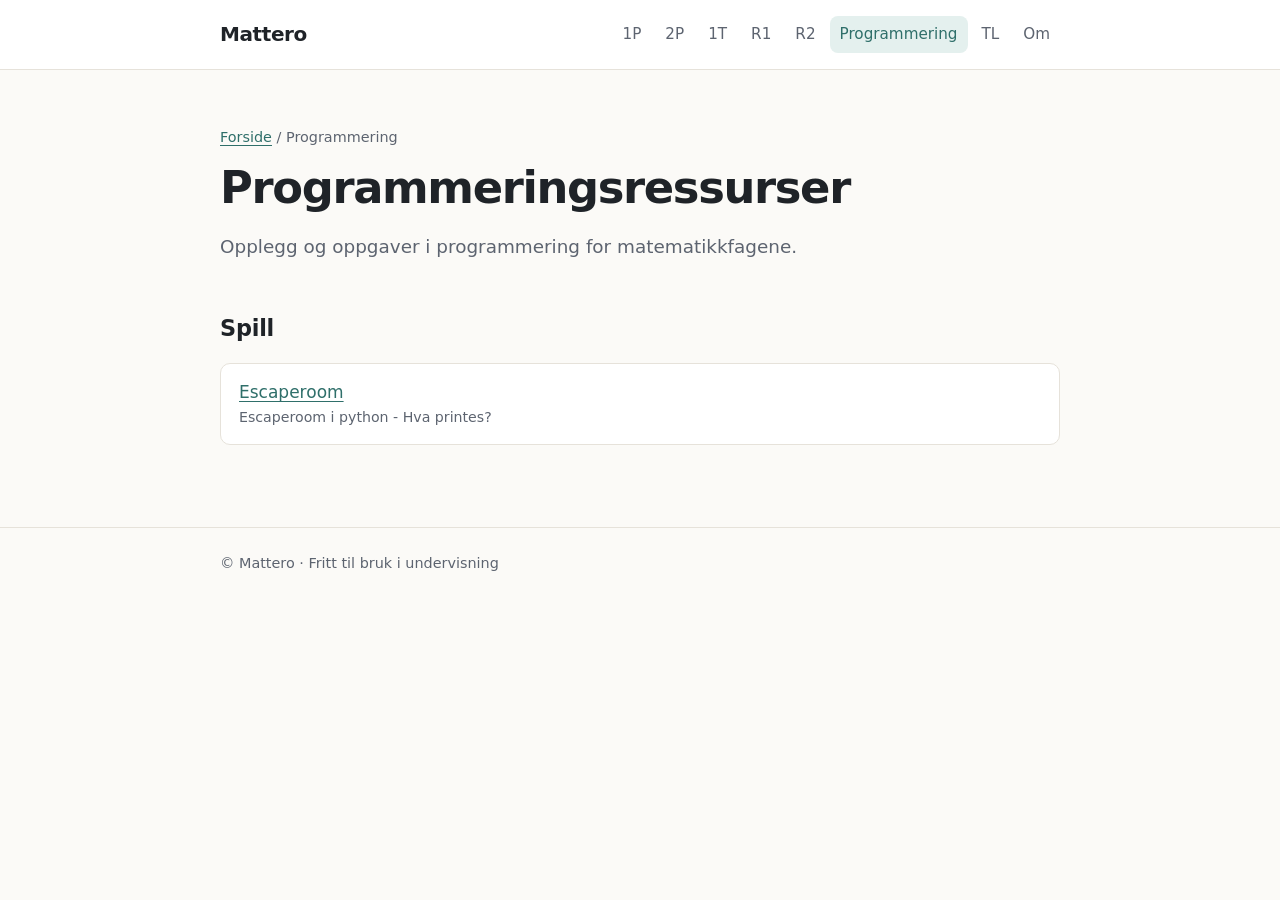
<file: programmering/index.html>
<!DOCTYPE html>
<html lang="no">
<head>
  <meta charset="UTF-8">
  <meta name="viewport" content="width=device-width, initial-scale=1">
  <title>Programmeringsressurser – Mattero</title>
  <link rel="stylesheet" href="/style.css">
</head>
<body>
  <header class="site">
    <div class="wrap">
      <a class="logo" href="/">Mattero</a>
      <nav class="main">
        <a href="/1p/">1P</a>
        <a href="/2p/">2P</a>
        <a href="/1t/">1T</a>
        <a href="/r1/">R1</a>
        <a href="/r2/">R2</a>
        <a href="/programmering/" aria-current="page">Programmering</a>
        <a href="/tl/">TL</a>
        <a href="/om/">Om</a>
      </nav>
    </div>
  </header>

  <main>
    <div class="wrap">
      <div class="breadcrumb"><a href="/">Forside</a> / Programmering</div>
      <h1>Programmeringsressurser</h1>
      <p class="lead">Opplegg og oppgaver i programmering for matematikkfagene.</p>

      <h2>Spill</h2>
      <ul class="opplegg">
        <li><a href="programmering/Escaperoom">Escaperoom</a><small>Escaperoom i python - Hva printes?</small></li>
      </ul>
    </div>
  </main>

  <footer class="site">
    <div class="wrap">© Mattero · Fritt til bruk i undervisning</div>
  </footer>
</body>
</html>
</file>
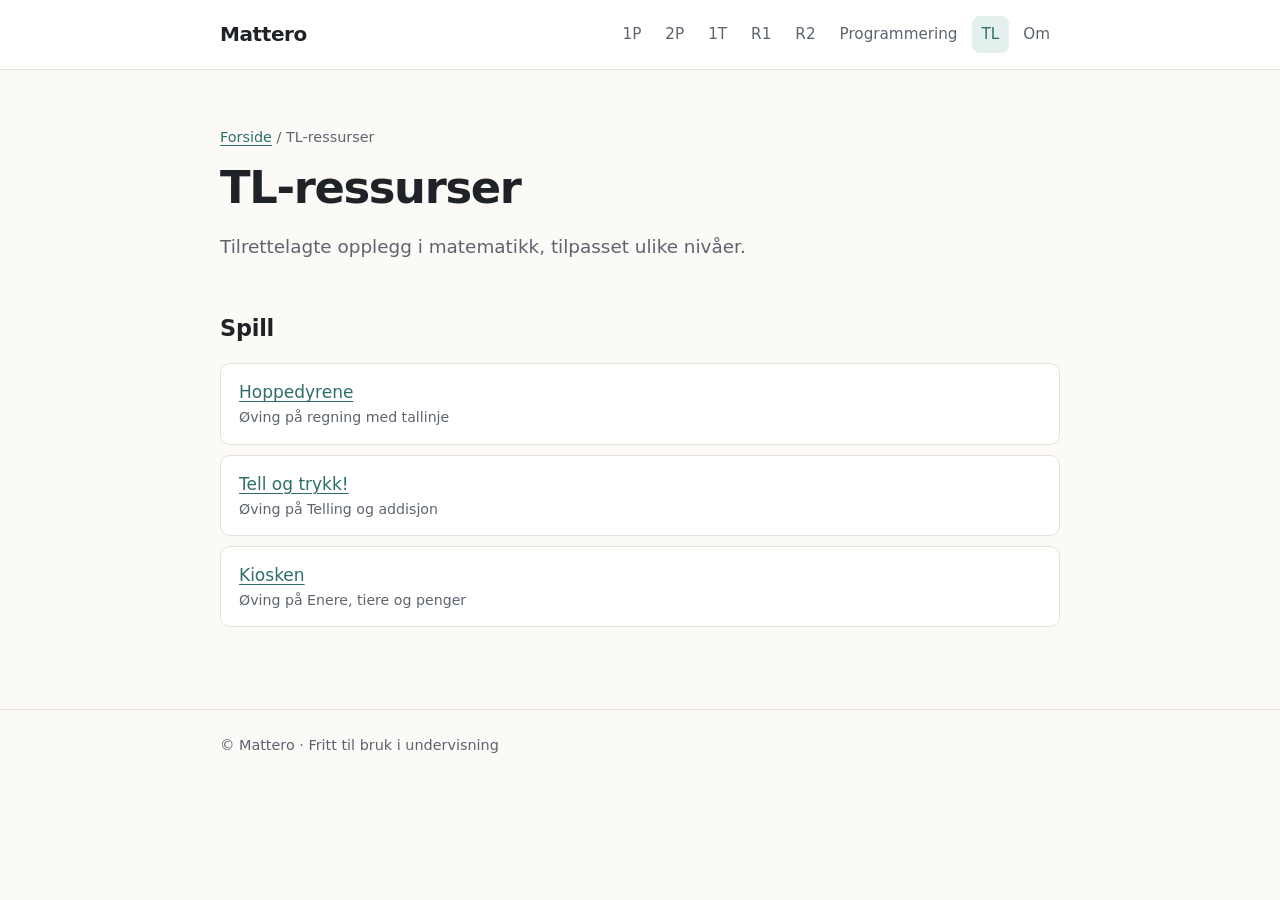
<file: tl/index.html>
<!DOCTYPE html>
<html lang="no">
<head>
  <meta charset="UTF-8">
  <meta name="viewport" content="width=device-width, initial-scale=1">
  <title>TL-ressurser – Mattero</title>
  <link rel="stylesheet" href="/style.css">
</head>
<body>
  <header class="site">
    <div class="wrap">
      <a class="logo" href="/">Mattero</a>
      <nav class="main">
        <a href="/1p/">1P</a>
        <a href="/2p/">2P</a>
        <a href="/1t/">1T</a>
        <a href="/r1/">R1</a>
        <a href="/r2/">R2</a>
        <a href="/programmering/">Programmering</a>
        <a href="/tl/" aria-current="page">TL</a>
        <a href="/om/">Om</a>
      </nav>
    </div>
  </header>

  <main>
    <div class="wrap">
      <div class="breadcrumb"><a href="/">Forside</a> / TL-ressurser</div>
      <h1>TL-ressurser</h1>
      <p class="lead">Tilrettelagte opplegg i matematikk, tilpasset ulike nivåer.</p>

      <h2>Spill</h2>
      <ul class="opplegg">
        <li><a href="/tl/spill/Hoppedyrenepm/">Hoppedyrene</a><small>Øving på regning med tallinje</small></li>
        <li><a href="/tl/spill/tot/">Tell og trykk!</a><small>Øving på Telling og addisjon</small></li>
        <li><a href="/tl/spill/kiosken/">Kiosken</a><small>Øving på Enere, tiere og penger</small></li>
      </ul>
      
    </div>
  </main>
  
  <footer class="site">
    <div class="wrap">© Mattero · Fritt til bruk i undervisning</div>
  </footer>
</body>
</html>
</file>
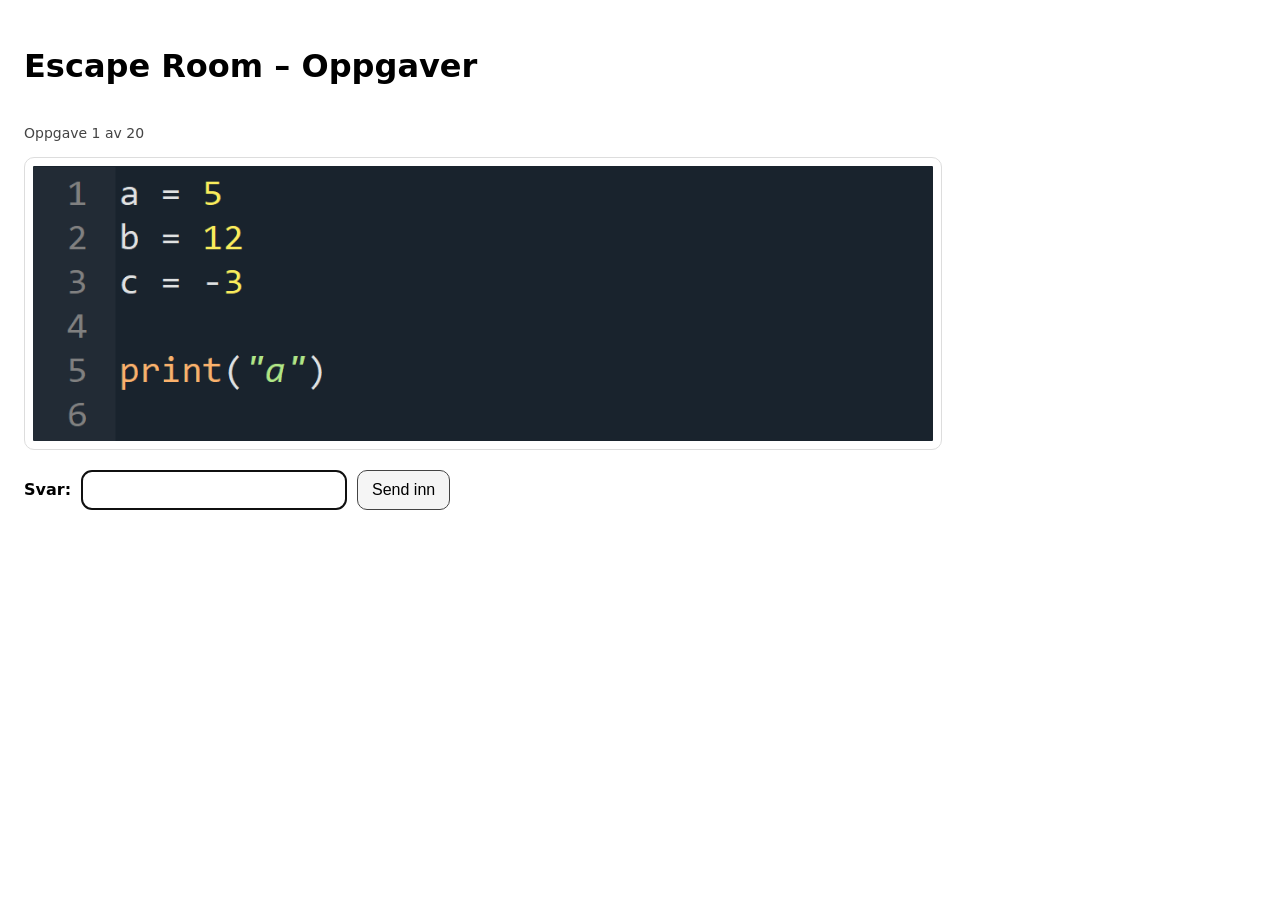
<file: programmering/Escaperoom/index.html>
<!DOCTYPE html>
<html lang="no">
<head>
  <meta charset="UTF-8" />
  <meta name="viewport" content="width=device-width, initial-scale=1" />
  <title>Escape Room – Oppgaver</title>
  <style>
    body{
      font-family: system-ui, -apple-system, Segoe UI, Roboto, Arial, sans-serif;
      margin: 24px;
      line-height: 1.35;
      max-width: 900px;
    }
    #wrap{
      display: grid;
      gap: 14px;
    }
    #imgBox img{
      max-width: 100%;
      height: auto;
      border: 1px solid #ddd;
      border-radius: 10px;
      padding: 8px;
      background: #fff;
    }
    .row{
      display: flex;
      gap: 10px;
      flex-wrap: wrap;
      align-items: center;
    }
    input[type="text"]{
      padding: 10px 12px;
      font-size: 16px;
      min-width: 240px;
      border: 1px solid #bbb;
      border-radius: 10px;
    }
    button{
      padding: 10px 14px;
      font-size: 16px;
      border: 1px solid #444;
      border-radius: 10px;
      background: #f5f5f5;
      cursor: pointer;
    }
    button:hover{ background:#eee; }
    #msg{
      min-height: 1.2em;
      font-weight: 600;
    }
    .ok{ color: #137333; }
    .bad{ color: #b00020; }
    #progress{
      color:#444;
      font-size: 14px;
    }
    #done{
      display:none;
      padding: 14px;
      border-radius: 12px;
      border: 1px solid #cfe9d6;
      background: #f2fbf5;
    }
  </style>
</head>
<body>
  <div id="wrap">
    <h1>Escape Room – Oppgaver</h1>
    <div id="progress"></div>

    <div id="imgBox"></div>

    <div id="inputBox" class="row">
      <label for="answer"><strong>Svar:</strong></label>
      <input id="answer" type="text" autocomplete="off" />
      <button id="submitBtn" type="button">Send inn</button>
    </div>

    <div id="msg"></div>

    <div id="done">
      <h2>🎉 Ferdig!</h2>
      <p>Du klarte alle oppgavene. Bra jobba!</p>
    </div>
  </div>

  <script>
    // Folder name (case sensitive!)
    const IMG_FOLDER = "Oppgavebilder2";

    
    
    
    
    
    
    // Correct answers for Oppgave 1..20
    // Note: comparison is case-insensitive and trims spaces.
    const answers = [
      "a",
      "4",
      "11",
      "7",
      "9",
      "9",
      "7",
      "6",
      "15",
      "1",
      "2",
      "4",
      "14",
      "3",
      "9",
      "8",
      "5",
      "3",
      "15",
      "-4"
    ];

    let current = 1; // starts at Oppgave 1

    const imgBox = document.getElementById("imgBox");
    const progress = document.getElementById("progress");
    const answerInput = document.getElementById("answer");
    const submitBtn = document.getElementById("submitBtn");
    const msg = document.getElementById("msg");
    const inputBox = document.getElementById("inputBox");
    const doneBox = document.getElementById("done");

    function setMessage(text, ok) {
      msg.textContent = text;
      msg.className = ok ? "ok" : "bad";
    }

    function renderCurrent() {
      progress.textContent = `Oppgave ${current} av ${answers.length}`;

      // Replace the whole image area (so the previous image disappears)
      imgBox.innerHTML = "";

      const img = document.createElement("img");
      img.alt = `Oppgave ${current}`;
      img.src = `${IMG_FOLDER}/prob${current}.png`;

      img.onerror = () => {
        setMessage(
          `Finner ikke bildet: ${IMG_FOLDER}/prob${current}.png (sjekk filnavn og mappe-navn)`,
          false
        );
      };

      imgBox.appendChild(img);

      // Reset input/message
      answerInput.value = "";
      answerInput.focus();
      msg.textContent = "";
      msg.className = "";
    }

    function normalize(s) {
      return String(s).trim().toLowerCase();
    }

    function checkAnswer() {
      const user = normalize(answerInput.value);
      const correct = normalize(answers[current - 1]);

      if (user === correct) {
        setMessage("Riktig! 🎉", true);
        current++;

        if (current > answers.length) {
          // Finished
          progress.textContent = `Oppgave ${answers.length} av ${answers.length}`;
          imgBox.innerHTML = "";
          inputBox.style.display = "none";
          msg.textContent = "";
          doneBox.style.display = "block";
          return;
        }

        // Small delay so they see "Riktig!" before next problem appears
        setTimeout(renderCurrent, 300);
      } else {
        setMessage("Feil svar. Prøv igjen.", false);
        answerInput.select();
        answerInput.focus();
      }
    }

    submitBtn.addEventListener("click", checkAnswer);
    answerInput.addEventListener("keydown", (e) => {
      if (e.key === "Enter") checkAnswer();
    });

    // Start
    renderCurrent();
  </script>
</body>
</html>
</file>
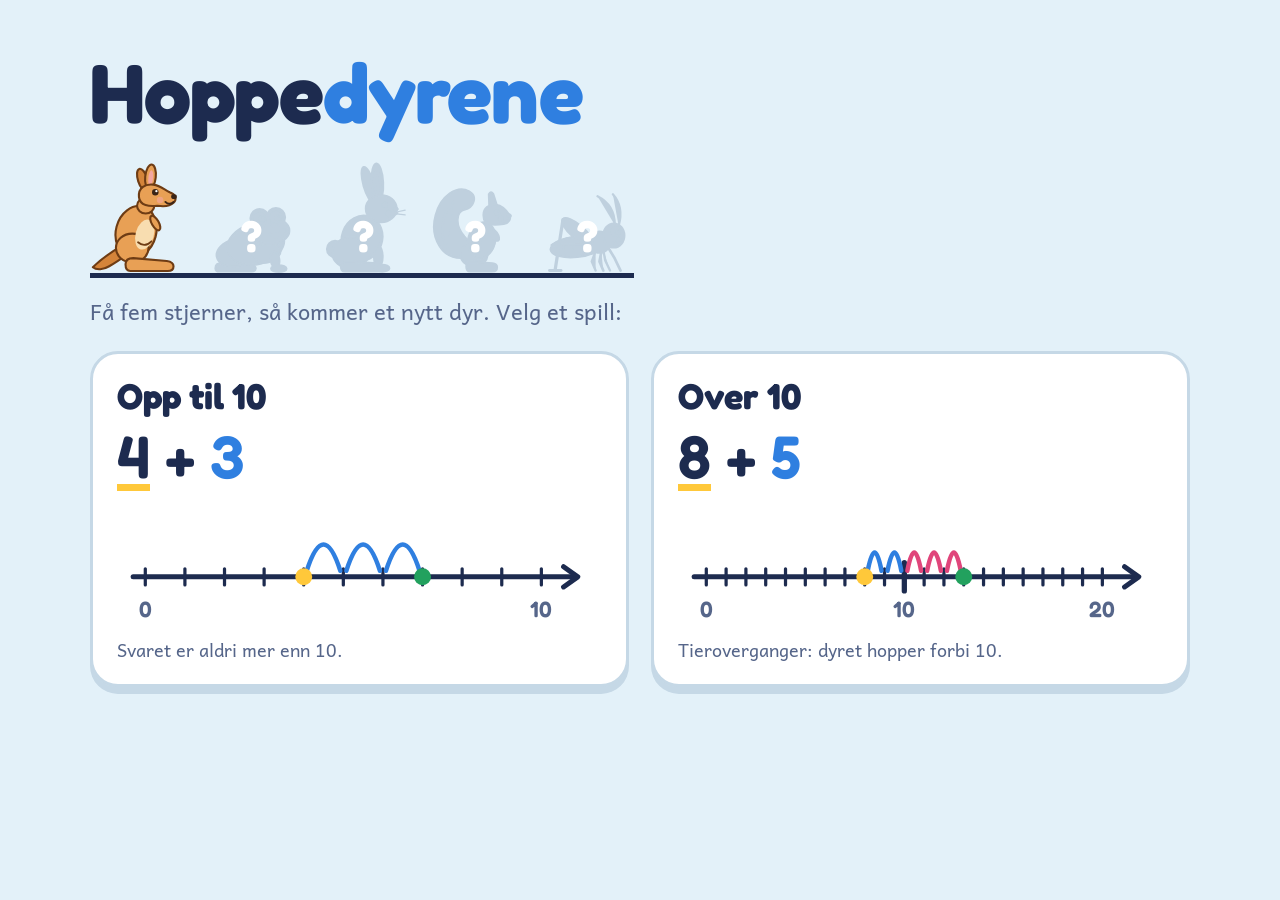
<file: tl/spill/Hoppedyrene/index.html>
<!doctype html><html><head><meta charset=utf8><meta name=viewport content="width=device-width,initial-scale=1,viewport-fit=cover"><style>:root{color-scheme:light;box-sizing:border-box;padding-top:env(safe-area-inset-top,0px);padding-bottom:env(safe-area-inset-bottom,0px)}html{scroll-padding-top:env(safe-area-inset-top,0px)}body{margin:0;padding:0;font:14px -apple-system,BlinkMacSystemFont,sans-serif;background:#fff;color:#000}img{max-width:100%}[hidden]:not([hidden=until-found i]){display:none!important}</style></head><body>
<title>Hoppedyrene</title>
<meta name="claude:viewport-fit-sides" content="cover">
<link rel="preconnect" href="https://fonts.googleapis.com">
<link rel="preconnect" href="https://fonts.gstatic.com" crossorigin>
<link rel="stylesheet" href="https://fonts.googleapis.com/css2?family=Andika:wght@400;700&family=Fredoka:wght@500;600;700&display=swap">
<style>
/* Layout: chunky toy-like panels on a pale sky; the collected animals stand on the top edge of the number-line panel and watch. One light look for every classroom device. */
:root{
  --sky:#E3F1F9;
  --paper:#FFFFFF;
  --ink:#1D2B4F;
  --ink-soft:#56668A;
  --rule:#C5D8E6;
  --sil:#BFD0DE;
  --sun:#FFC83A;
  --sun-deep:#D69A00;
  --hop:#2F7FE0;
  --hop2:#E0457B;
  --good:#22A15E;
  --good-deep:#17804A;
  --good-soft:#DCF4E6;
  --try:#EF8418;
  --try-deep:#A65400;
  --try-soft:#FFEBD4;
  --f-play:"Fredoka","Baloo 2","Trebuchet MS",system-ui,sans-serif;
  --f-read:"Andika","Verdana",system-ui,sans-serif;
  color-scheme:light;
}
html,body{background:var(--sky);color:var(--ink)}
body{font-family:var(--f-read);font-size:16px;-webkit-tap-highlight-color:transparent}
button{font:inherit;color:inherit}
button:focus-visible{outline:4px solid var(--hop);outline-offset:3px}

.app{max-width:1100px;margin:0 auto;padding-block:14px 32px;
  padding-left:max(16px, env(safe-area-inset-left, 0px));
  padding-right:max(16px, env(safe-area-inset-right, 0px))}

/* Dyrene */
.eye{transform-box:fill-box;transform-origin:center;animation:eyeblink 5.2s infinite;animation-delay:var(--bd,0s)}
.sil *{fill:var(--sil)!important;stroke:var(--sil)!important}
.sil .eye{animation:none}
.q{font:700 46px var(--f-play);fill:#fff;text-anchor:middle}

/* ---------- Startskjerm ---------- */
.start{padding-top:clamp(12px,4vh,44px)}
.wordmark{font:700 clamp(42px,8vw,84px)/1 var(--f-play);margin:0;letter-spacing:-.01em;text-wrap:balance}
.wordmark span{color:var(--hop)}
.hero-row{display:flex;align-items:flex-end;gap:clamp(4px,1.5vw,16px);margin-top:18px;border-bottom:5px solid var(--ink);padding-bottom:0;width:max-content;max-width:100%}
.hero-row svg{width:clamp(56px,11vw,96px);height:auto;display:block;overflow:visible}
.hero-row .now{animation:idlehop 3.2s ease-in-out infinite;transform-origin:50% 100%}
.lead{font-size:22px;color:var(--ink-soft);margin:.7em 0 .2em}
.modes{display:grid;grid-template-columns:repeat(2,minmax(0,1fr));gap:22px;margin-top:22px}
.mode-card{display:flex;flex-direction:column;align-items:flex-start;gap:10px;text-align:left;
  padding:22px 24px 20px;background:var(--paper);border:3px solid var(--rule);border-radius:28px;
  box-shadow:0 7px 0 var(--rule);cursor:pointer;transition:transform .15s ease, box-shadow .15s ease;min-width:0}
.mode-card:hover{transform:translateY(-3px);box-shadow:0 10px 0 var(--rule)}
.mode-card:active{transform:translateY(5px);box-shadow:0 2px 0 var(--rule)}
.mode-name{font:700 clamp(28px,4vw,36px)/1.1 var(--f-play)}
.mode-ex{font:600 clamp(44px,6vw,60px)/1 var(--f-play);display:flex;gap:.25em}
.mode-ex .b{color:var(--hop)}
.mode-ex .a{text-decoration:underline .12em var(--sun);text-underline-offset:.1em;text-decoration-skip-ink:none}
.mini{width:100%;height:auto;display:block}
.mode-note{font-size:18px;color:var(--ink-soft)}
.mini-axis,.mini-tick{stroke:var(--ink);stroke-linecap:round}
.mini-axis{stroke-width:2.5}
.mini-tick{stroke-width:1.6}
.mini-tick.ten{stroke-width:2.6}
.mini-arrow{fill:none;stroke:var(--ink);stroke-width:2.5;stroke-linecap:round;stroke-linejoin:round}
.mini-arc{fill:none;stroke:var(--hop);stroke-width:2.2;stroke-linecap:round}
.mini-arc.after{stroke:var(--hop2)}
.mini-lbl{font:600 11px var(--f-play);fill:var(--ink-soft);text-anchor:middle}
.dot-start{fill:var(--sun)}
.dot-end{fill:var(--good)}

/* ---------- Spillskjerm ---------- */
.bar{display:flex;align-items:flex-end;gap:12px;flex-wrap:wrap}
.bar > .back,.bar > .mode-pill,.bar > .stars{margin-bottom:12px}
.back{font:600 18px var(--f-play);background:var(--paper);border:3px solid var(--rule);border-radius:999px;padding:7px 16px 7px 12px;cursor:pointer}
.back:disabled{opacity:.45;cursor:default}
.mode-pill{font:600 18px var(--f-play);background:var(--ink);color:#fff;border-radius:999px;padding:8px 16px}
.tribune-wrap{margin-left:auto;display:flex;justify-content:flex-end;min-width:0}
#tribune{height:92px;width:auto;display:block;overflow:visible}
#tribune [data-pick]{cursor:pointer}
.fan{transform-box:fill-box;transform-origin:50% 100%}
.fan.cheer{animation:cheer .6s cubic-bezier(.3,1.6,.5,1) both;animation-delay:var(--cd,0ms)}
.fan.arrive{animation:arrive .7s cubic-bezier(.3,1.7,.5,1) both}
.stars{display:flex;align-items:center;gap:8px;background:var(--paper);border:3px solid var(--rule);
  border-radius:999px;padding:5px 16px 5px 10px;font:700 30px/1 var(--f-play);font-variant-numeric:tabular-nums}
.star-ico{width:36px;height:36px;fill:var(--sun);stroke:var(--sun-deep);stroke-width:1.4;stroke-linejoin:round}
.stars.bump{animation:bump .5s cubic-bezier(.3,1.8,.5,1)}
.pips{display:flex;gap:3px;margin-left:6px;padding-left:10px;border-left:2px solid var(--rule)}
.pips svg{width:17px;height:17px;fill:transparent;stroke:var(--sil);stroke-width:2;stroke-linejoin:round;transition:fill .25s, stroke .25s}
.pips svg.on{fill:var(--sun);stroke:var(--sun-deep);animation:bump .45s cubic-bezier(.3,1.8,.5,1)}

.line-panel{background:var(--paper);border:3px solid var(--rule);border-radius:28px;
  box-shadow:0 6px 0 var(--rule);padding:30px 14px 4px}
#line{display:block;width:100%;height:auto;overflow:visible}
.nl-axis{stroke:var(--ink);stroke-width:6;stroke-linecap:round}
.nl-arrow{fill:none;stroke:var(--ink);stroke-width:6;stroke-linecap:round;stroke-linejoin:round}
.nl-tick{stroke:var(--ink);stroke-width:4;stroke-linecap:round}
.nl-tick.ten{stroke-width:6}
.nl-num{font-family:var(--f-play);font-weight:600;fill:var(--ink);text-anchor:middle;transition:fill .2s}
.nl-num.ten{font-weight:700}
.nl-num.on-end{fill:#fff}
.mark{transform-box:fill-box;transform-origin:center;animation:markpop .45s cubic-bezier(.3,1.7,.5,1) both}
.mark.start{fill:var(--sun)}
.mark.end{fill:var(--good)}
.arc{fill:none;stroke:var(--hop);stroke-width:5;stroke-linecap:round}
.arc.after{stroke:var(--hop2)}
.hopnum{font-family:var(--f-play);font-weight:600;fill:var(--hop);text-anchor:middle;opacity:0;transition:opacity .2s}
.hopnum.after{fill:var(--hop2)}
.hopnum.show{opacity:1}
#line.hint10 .nl-tick.ten{animation:tentick 0.9s ease-in-out infinite alternate}
#line.hint10 .nl-num.ten{animation:tennum 0.9s ease-in-out infinite alternate}
.roo-bob{transform-box:fill-box;transform-origin:50% 100%;animation:breathe 2.6s ease-in-out infinite}

.play{display:grid;grid-template-columns:minmax(0,1fr) auto;gap:24px;align-items:start;margin-top:22px}
.task-col{display:flex;flex-direction:column;gap:14px;min-width:0}
.task-card{min-height:178px;display:grid;place-items:center;background:var(--paper);border:3px solid var(--rule);
  border-radius:28px;box-shadow:0 6px 0 var(--rule);padding:20px}
.idle-msg{margin:0;font-size:22px;color:var(--ink-soft);text-align:center;animation:fadein .4s ease both}
.idle-msg b{font-family:var(--f-play);font-weight:600;color:var(--ink)}
.idle-msg small{display:block;font-size:17px;margin-top:8px}
.expr{display:flex;align-items:center;gap:.26em;font:600 clamp(52px,9vw,96px)/1 var(--f-play)}
.tok{display:inline-block;animation:tokin .55s cubic-bezier(.3,1.6,.5,1) both;animation-delay:var(--d,0ms)}
.tok.op{color:var(--ink-soft)}
.tok.a{text-decoration:underline .11em var(--sun);text-underline-offset:.1em;text-decoration-skip-ink:none}
.tok.b{color:var(--hop)}
.answer{display:inline-flex;align-items:center;justify-content:center;min-width:1.75em;height:1.3em;padding:0 .14em;
  border:4px dashed var(--ink-soft);border-radius:.22em;background:#F5F9FC;font-variant-numeric:tabular-nums}
.answer.has{border-style:solid;border-color:var(--ink);background:var(--paper)}
.answer .digits{display:inline-block;transition:opacity .25s, transform .25s}
.caret{display:inline-block;width:5px;height:.78em;margin-left:3px;border-radius:3px;background:var(--hop);animation:blink 1.1s steps(2,start) infinite}
.answer.right{border-style:solid;border-color:var(--good);background:var(--good-soft);color:var(--good-deep);animation:pop .5s cubic-bezier(.3,1.8,.5,1)}
.answer.wrong{border-style:solid;border-color:var(--try);background:var(--try-soft);color:var(--try-deep);animation:shake .5s ease}
.answer.fade .digits{opacity:0;transform:translateY(14px) scale(.6)}
.answer.nudge{animation:nudge .3s ease}

.feedback{min-height:3.6em;display:flex;flex-direction:column;align-items:flex-start;gap:8px}
.pill{display:inline-block;font:600 24px/1.2 var(--f-play);padding:6px 18px;border-radius:999px;border:3px solid;animation:pillin .4s cubic-bezier(.3,1.7,.5,1) both}
.pill.try{background:var(--try-soft);border-color:var(--try);color:var(--try-deep)}
.pill.good{background:var(--good-soft);border-color:var(--good);color:var(--good-deep)}
.hint{margin:0;font-size:19px;line-height:1.45;max-width:36em;animation:fadein .4s ease both}

.new-btn{align-self:flex-start;font:600 28px/1 var(--f-play);padding:18px 34px;background:var(--sun);color:var(--ink);
  border:3px solid var(--sun-deep);border-radius:999px;box-shadow:0 6px 0 var(--sun-deep);cursor:pointer;transition:opacity .2s}
.new-btn:active:not(:disabled){transform:translateY(5px);box-shadow:0 1px 0 var(--sun-deep)}
.new-btn:disabled{opacity:.35;cursor:default}
.new-btn.pulse:not(:disabled){animation:pulse 1.7s ease-in-out infinite}

.pad{display:grid;grid-template-columns:repeat(3,76px);gap:12px}
.key{height:66px;font:600 32px/1 var(--f-play);background:var(--paper);border:3px solid var(--rule);border-radius:18px;
  box-shadow:0 5px 0 var(--rule);cursor:pointer;touch-action:manipulation;transition:opacity .2s}
.key:active:not(:disabled){transform:translateY(4px);box-shadow:0 1px 0 var(--rule)}
.key.del{color:var(--ink-soft);font-size:26px}
.key.ok{background:var(--good);border-color:var(--good-deep);box-shadow:0 5px 0 var(--good-deep);color:#fff;font-size:26px}
.key.ok:active:not(:disabled){box-shadow:0 1px 0 var(--good-deep)}
.pad.off .key{opacity:.4;cursor:default}

/* Feiring */
#confetti{position:fixed;inset:0;width:100%;height:100%;pointer-events:none;z-index:40}
.flystar{position:fixed;left:0;top:0;width:48px;height:48px;pointer-events:none;z-index:50}
.flystar svg{width:100%;height:100%;fill:var(--sun);stroke:var(--sun-deep);stroke-width:1.4;stroke-linejoin:round}
.banner{position:fixed;left:50%;top:calc(env(safe-area-inset-top, 0px) + 40%);z-index:45;transform:translate(-50%,-50%) scale(.6);
  opacity:0;pointer-events:none;background:var(--paper);border:4px solid var(--sun-deep);border-radius:32px;box-shadow:0 8px 0 var(--sun-deep);
  padding:20px 34px 22px;text-align:center;transition:opacity .25s, transform .35s cubic-bezier(.3,1.7,.5,1);width:max-content;max-width:calc(100vw - 32px)}
.banner.show{opacity:1;transform:translate(-50%,-50%) scale(1)}
.banner-art{display:flex;justify-content:center;align-items:flex-end;gap:6px;margin-bottom:6px}
.banner-art svg{height:clamp(70px,14vw,130px);width:auto;overflow:visible}
.banner-art.row svg{height:clamp(46px,9vw,84px)}
.banner-art .star-big{height:clamp(46px,8vw,70px);fill:var(--sun);stroke:var(--sun-deep);stroke-width:1.4;stroke-linejoin:round}
.banner-big{font:700 clamp(30px,5.5vw,50px)/1.1 var(--f-play);text-wrap:balance}
.banner-small{font:600 clamp(18px,3vw,24px)/1.3 var(--f-play);color:var(--good-deep);margin-top:6px;text-wrap:balance}

@keyframes tokin{from{opacity:0;transform:translateY(26px) scale(.4)}to{opacity:1;transform:none}}
@keyframes pop{0%{transform:scale(1)}40%{transform:scale(1.2)}100%{transform:scale(1)}}
@keyframes shake{0%,100%{transform:translateX(0)}15%{transform:translateX(-14px) rotate(-3deg)}30%{transform:translateX(12px) rotate(3deg)}45%{transform:translateX(-9px)}60%{transform:translateX(7px)}75%{transform:translateX(-4px)}}
@keyframes nudge{0%,100%{transform:none}50%{transform:scale(1.08)}}
@keyframes blink{to{visibility:hidden}}
@keyframes eyeblink{0%,93%,100%{transform:scaleY(1)}95.5%{transform:scaleY(.1)}}
@keyframes pillin{from{opacity:0;transform:translateY(8px) scale(.7)}to{opacity:1;transform:none}}
@keyframes fadein{from{opacity:0}to{opacity:1}}
@keyframes pulse{0%,100%{transform:scale(1)}50%{transform:scale(1.06)}}
@keyframes bump{0%{transform:scale(1)}40%{transform:scale(1.25)}100%{transform:scale(1)}}
@keyframes markpop{from{transform:scale(0)}to{transform:scale(1)}}
@keyframes breathe{0%,100%{transform:scaleY(1)}50%{transform:scaleY(1.025)}}
@keyframes cheer{0%,100%{transform:translateY(0) scale(1,1)}20%{transform:translateY(0) scale(1.06,.9)}50%{transform:translateY(-18px) scale(.97,1.05)}80%{transform:translateY(0) scale(1.05,.93)}}
@keyframes arrive{from{transform:scale(0)}to{transform:scale(1)}}
@keyframes idlehop{0%,70%,100%{transform:translateY(0) scale(1,1)}76%{transform:translateY(0) scale(1.06,.9)}86%{transform:translateY(-22%) scale(.96,1.05)}95%{transform:translateY(0) scale(1.05,.92)}}
@keyframes tentick{from{stroke:var(--ink)}to{stroke:var(--hop2)}}
@keyframes tennum{from{fill:var(--ink)}to{fill:var(--hop2)}}

@media (max-width:760px){
  .play{grid-template-columns:minmax(0,1fr)}
  .pad{grid-template-columns:repeat(3,minmax(0,1fr))}
  .new-btn{align-self:stretch}
}
@media (max-width:640px){
  .modes{grid-template-columns:minmax(0,1fr)}
  .line-panel{padding:22px 8px 2px}
  .mode-pill{display:none}
  .tribune-wrap{order:5;flex-basis:100%}
  .bar > .stars{margin-left:auto}
  #tribune{height:60px}
}
@media (prefers-reduced-motion: reduce){
  *,*::before,*::after{animation-duration:.001ms!important;animation-iteration-count:1!important;transition-duration:.001ms!important}
}
</style>

<svg width="0" height="0" style="position:absolute" aria-hidden="true" focusable="false">
  <defs>
    <symbol id="star" viewBox="0 0 24 24">
      <path d="M12 2.2l2.9 6 6.6.8-4.9 4.6 1.3 6.5L12 16.9 6.1 20.1l1.3-6.5L2.5 9l6.6-.8z"/>
    </symbol>
  </defs>
</svg>

<div class="app">
  <!-- Startskjerm -->
  <section id="start" class="start">
    <h1 class="wordmark">Hoppe<span>dyrene</span></h1>
    <div class="hero-row" id="heroRow" aria-label="Dyrene du kan samle"></div>
    <p class="lead" id="heroLead">Få fem stjerner, så kommer et nytt dyr. Velg et spill:</p>
    <div class="modes">
      <button class="mode-card" data-mode="ti" id="modeTi">
        <span class="mode-name">Opp til 10</span>
        <span class="mode-ex"><span class="a">4</span><span>+</span><span class="b">3</span></span>
        <svg class="mini" id="miniTi" viewBox="0 0 240 64" aria-hidden="true"></svg>
        <span class="mode-note">Svaret er aldri mer enn 10.</span>
      </button>
      <button class="mode-card" data-mode="over" id="modeOver">
        <span class="mode-name">Over 10</span>
        <span class="mode-ex"><span class="a">8</span><span>+</span><span class="b">5</span></span>
        <svg class="mini" id="miniOver" viewBox="0 0 240 64" aria-hidden="true"></svg>
        <span class="mode-note">Tieroverganger: dyret hopper forbi 10.</span>
      </button>
    </div>
  </section>

  <!-- Spillskjerm -->
  <section id="game" class="game" hidden>
    <header class="bar">
      <button class="back" id="backBtn" type="button">‹ Bytt spill</button>
      <span class="mode-pill" id="modePill">Opp til 10</span>
      <div class="tribune-wrap"><svg id="tribune" viewBox="0 -26 104 146" role="img" aria-label="Dyrene som ser på"></svg></div>
      <div class="stars" id="stars" aria-label="Stjerner">
        <svg class="star-ico" id="starIcon" viewBox="0 0 24 24" aria-hidden="true"><use href="#star"/></svg><span id="starCount">0</span>
        <span class="pips" id="pips" aria-hidden="true"></span>
      </div>
    </header>

    <div class="line-panel">
      <svg id="line" viewBox="0 -20 1000 285" role="img" aria-label="Tallinje"></svg>
    </div>

    <div class="play">
      <div class="task-col">
        <div class="task-card" id="card"></div>
        <div class="feedback" id="feedback" aria-live="polite"></div>
        <button class="new-btn pulse" id="newBtn" type="button">Ny oppgave</button>
      </div>
      <div class="pad off" id="pad" aria-label="Talltastatur">
        <button class="key" type="button" data-k="1">1</button>
        <button class="key" type="button" data-k="2">2</button>
        <button class="key" type="button" data-k="3">3</button>
        <button class="key" type="button" data-k="4">4</button>
        <button class="key" type="button" data-k="5">5</button>
        <button class="key" type="button" data-k="6">6</button>
        <button class="key" type="button" data-k="7">7</button>
        <button class="key" type="button" data-k="8">8</button>
        <button class="key" type="button" data-k="9">9</button>
        <button class="key del" type="button" data-k="del" aria-label="Slett">⌫</button>
        <button class="key" type="button" data-k="0">0</button>
        <button class="key ok" type="button" data-k="ok">OK</button>
      </div>
    </div>
  </section>
</div>

<canvas id="confetti" aria-hidden="true"></canvas>
<div class="banner" id="banner" aria-live="polite">
  <div class="banner-art" id="bannerArt"></div>
  <div class="banner-big" id="bannerBig"></div>
  <div class="banner-small" id="bannerSmall"></div>
</div>

<script>
(function(){
  const NS = 'http://www.w3.org/2000/svg';
  const reduced = window.matchMedia && matchMedia('(prefers-reduced-motion: reduce)').matches;
  const $ = s => document.querySelector(s);

  /* ---------- dyrene (100 × 120-boks, føttene på y = 118, ankerpunkt x = 55, ser mot høyre) ---------- */
  const ANIMALS = [
    { name:'Kenguru', def:'Kenguruen', H:1, dur:1, sq:1, lean:5, svg:`
      <g stroke="#6E3C14" stroke-width="2.2" stroke-linejoin="round" stroke-linecap="round">
        <path fill="#D4843A" d="M36 90 C 24 97, 12 105, 3 114 C 7 117.5, 14 116.5, 20 113 C 29 108, 37 102, 44 97 Z"/>
        <ellipse fill="#D4843A" cx="55" cy="23" rx="5" ry="12" transform="rotate(-18 55 23)"/>
        <ellipse fill="#E8A055" cx="48" cy="77" rx="21" ry="27" transform="rotate(15 48 77)"/>
        <ellipse fill="#E8A055" cx="44" cy="94" rx="17" ry="15"/>
        <path fill="#E8A055" d="M37 111 Q 37 104.5, 45 104.5 L 80 107.5 Q 87 108.5, 87 113 Q 87 118, 81 118 L 42 118 Q 37 118, 37 111 Z"/>
        <ellipse fill="#F8DDB0" stroke="none" cx="57" cy="80" rx="9.5" ry="16" transform="rotate(15 57 80)"/>
        <path fill="none" stroke-width="1.8" d="M50 88 Q 57 94, 64 87"/>
        <ellipse fill="#E8A055" cx="68" cy="68" rx="3.6" ry="8.5" transform="rotate(-30 68 68)"/>
        <ellipse fill="#E8A055" cx="58" cy="50" rx="9" ry="8"/>
        <ellipse fill="#E8A055" cx="63" cy="20" rx="5.5" ry="13" transform="rotate(6 63 20)"/>
        <ellipse fill="#F4A6A0" stroke="none" cx="63.3" cy="21" rx="2.5" ry="8" transform="rotate(6 63 21)"/>
        <path fill="#E8A055" d="M51 41 C 50 31, 58 27, 66 28 C 73 29, 77 33, 83 36 C 89 38, 91 43, 87 47 C 84 50, 77 51, 70 50 C 62 51, 52 50, 51 41 Z"/>
      </g>
      <ellipse fill="#3A2416" cx="87.5" cy="40.5" rx="3" ry="2.4"/>
      <g class="eye"><circle fill="#3A2416" cx="68" cy="36" r="3.4"/><circle fill="#fff" cx="69.2" cy="34.8" r="1.2"/></g>
      <circle fill="#F4A6A0" opacity=".6" cx="73" cy="44" r="3.4"/>
      <path fill="none" stroke="#3A2416" stroke-width="2" stroke-linecap="round" d="M78.5 46 Q 82.5 50, 87 46"/>`},

    { name:'Frosk', def:'Frosken', H:.62, dur:1.05, sq:1.6, lean:10, svg:`
      <g stroke="#2F6A22" stroke-width="2.2" stroke-linejoin="round" stroke-linecap="round">
        <path fill="#4FA83A" d="M14 115 Q 14 109.5, 22 109.5 L 50 111.5 Q 56 112.5, 56 115 Q 56 118.5, 50 118.5 L 18 118.5 Q 14 118.5, 14 115 Z"/>
        <ellipse fill="#5DBB46" cx="36" cy="99" rx="21" ry="14" transform="rotate(-12 36 99)"/>
        <ellipse fill="#6CC94F" cx="56" cy="90" rx="30" ry="21" transform="rotate(-14 56 90)"/>
        <ellipse fill="#D6F2AE" stroke="none" cx="67" cy="99" rx="15" ry="10" transform="rotate(-14 67 99)"/>
        <ellipse fill="#6CC94F" cx="70" cy="76" rx="21" ry="14"/>
        <circle fill="#6CC94F" cx="60" cy="63" r="9.5"/>
        <circle fill="#6CC94F" cx="77" cy="62" r="9.5"/>
        <ellipse fill="#5DBB46" cx="76" cy="106" rx="4.5" ry="9" transform="rotate(-8 76 106)"/>
        <ellipse fill="#5DBB46" cx="80" cy="115.5" rx="8" ry="3.5"/>
      </g>
      <g class="eye"><circle fill="#fff" cx="60" cy="63" r="6.5"/><circle fill="#1F2A1A" cx="62" cy="63.5" r="3.4"/><circle fill="#fff" cx="63" cy="62.3" r="1.1"/></g>
      <g class="eye"><circle fill="#fff" cx="77" cy="62" r="6.5"/><circle fill="#1F2A1A" cx="79" cy="62.5" r="3.4"/><circle fill="#fff" cx="80" cy="61.3" r="1.1"/></g>
      <circle fill="#F49AA0" opacity=".6" cx="84" cy="77" r="3.6"/>
      <path fill="none" stroke="#1F2A1A" stroke-width="2.2" stroke-linecap="round" d="M70 79 Q 80 87.5, 89 77"/>`},

    { name:'Hare', def:'Haren', H:1, dur:.8, sq:1, lean:9, svg:`
      <g stroke="#6B5240" stroke-width="2.2" stroke-linejoin="round" stroke-linecap="round">
        <ellipse fill="#B8977A" cx="57" cy="28" rx="5.5" ry="19" transform="rotate(-16 57 28)"/>
        <circle fill="#FFFFFF" cx="22" cy="95" r="8.5"/>
        <ellipse fill="#C9A98A" cx="50" cy="84" rx="21" ry="24" transform="rotate(20 50 84)"/>
        <ellipse fill="#C9A98A" cx="38" cy="99" rx="19" ry="16"/>
        <path fill="#C9A98A" d="M28 113 Q 28 108, 36 108 L 66 110 Q 72 111, 72 114.5 Q 72 118.5, 66 118.5 L 32 118.5 Q 28 118.5, 28 113 Z"/>
        <ellipse fill="#F3E6D6" stroke="none" cx="60" cy="88" rx="9" ry="14" transform="rotate(20 60 88)"/>
        <ellipse fill="#C9A98A" cx="67" cy="103" rx="4.5" ry="11"/>
        <ellipse fill="#C9A98A" cx="71" cy="115" rx="7.5" ry="3.6"/>
        <ellipse fill="#C9A98A" cx="66" cy="26" rx="6" ry="20" transform="rotate(-3 66 26)"/>
        <ellipse fill="#F4B0A8" stroke="none" cx="66.2" cy="27" rx="2.8" ry="14" transform="rotate(-3 66 27)"/>
        <ellipse fill="#C9A98A" cx="70" cy="53" rx="16" ry="14"/>
        <path fill="none" stroke-width="1.2" d="M86 56.5 L 95 54.5 M86 58.5 L 95 59.5"/>
      </g>
      <ellipse fill="#E58A93" cx="85" cy="53.5" rx="2.8" ry="2.1"/>
      <g class="eye"><circle fill="#3A2A1E" cx="74" cy="49" r="3.4"/><circle fill="#fff" cx="75.2" cy="47.8" r="1.2"/></g>
      <circle fill="#F4A6A0" opacity=".6" cx="77.5" cy="58" r="3.4"/>
      <path fill="none" stroke="#3A2A1E" stroke-width="2" stroke-linecap="round" d="M80.5 58 Q 83.5 61.5, 87 57.5"/>`},

    { name:'Ekorn', def:'Ekornet', H:.72, dur:.75, sq:1, lean:8, svg:`
      <g stroke="#7A3412" stroke-width="2.2" stroke-linejoin="round" stroke-linecap="round">
        <path fill="#C95A24" d="M42 104 C 16 108, 4 82, 10 60 C 15 40, 32 28, 45 35 C 54 40, 50 52, 40 54 C 30 57, 31 72, 40 82 C 47 89, 50 100, 42 104 Z"/>
        <path fill="none" stroke="#EE9A5E" stroke-width="2.4" d="M22 94 C 14 80, 15 60, 29 46"/>
        <ellipse fill="#D9682E" cx="50" cy="101" rx="14" ry="12"/>
        <ellipse fill="#D9682E" cx="58" cy="86" rx="14" ry="19" transform="rotate(15 58 86)"/>
        <path fill="#D9682E" d="M42 113 Q 42 108.5, 48 108.5 L 69 110 Q 74 110.5, 74 114 Q 74 118.5, 69 118.5 L 46 118.5 Q 42 118.5, 42 113 Z"/>
        <ellipse fill="#F7E1C2" stroke="none" cx="64" cy="89" rx="7" ry="12" transform="rotate(15 64 89)"/>
        <ellipse fill="#D9682E" cx="71" cy="80" rx="3.4" ry="7.5" transform="rotate(-35 71 80)"/>
        <path fill="#D9682E" d="M66 52 L 65.5 38 Q 67.5 34, 70 37.5 L 74 50 Z"/>
        <path fill="#D9682E" d="M60 61 C 59 52, 66 48, 73 49 C 80 50, 84 55, 87 60 C 89 64, 86 68, 81 69 C 75 70, 66 71, 62 67 C 60 65, 60 63, 60 61 Z"/>
      </g>
      <ellipse fill="#3A1E10" cx="86.5" cy="60.5" rx="2.5" ry="2.1"/>
      <g class="eye"><circle fill="#3A1E10" cx="74" cy="57" r="3.3"/><circle fill="#fff" cx="75.2" cy="55.8" r="1.1"/></g>
      <circle fill="#F4A6A0" opacity=".55" cx="78" cy="64" r="3.2"/>
      <path fill="none" stroke="#3A1E10" stroke-width="2" stroke-linecap="round" d="M79 65 Q 82.5 68.5, 86.5 64.5"/>`},

    { name:'Gresshoppe', def:'Gresshoppa', H:1.45, dur:1.05, sq:1.2, lean:0, svg:`
      <g fill="none" stroke="#3F6B1E" stroke-width="2.4" stroke-linecap="round" stroke-linejoin="round">
        <path d="M80 70 C 80 56, 74 46, 62 40"/>
        <path d="M84 71 C 88 57, 86 47, 78 38"/>
        <path d="M60 97 L 56 108 L 60 117.5"/>
        <path d="M68 96 L 70 107 L 75 117.5"/>
      </g>
      <g stroke="#3F6B1E" stroke-width="2.2" stroke-linejoin="round" stroke-linecap="round">
        <ellipse fill="#8BC34A" cx="40" cy="93" rx="27" ry="10.5" transform="rotate(-6 40 93)"/>
        <path fill="none" stroke-width="1.6" d="M28 85 Q 25 94, 28 103 M38 84 Q 35 94, 38 103 M48 83 Q 45 93, 48 102"/>
        <path fill="#6FA83A" d="M62 84 C 46 80, 26 82, 14 91 C 30 90, 48 91, 62 90 Z"/>
        <ellipse fill="#9CCF5A" cx="64" cy="88" rx="11" ry="11"/>
        <ellipse fill="#9CCF5A" cx="79" cy="81" rx="11" ry="12.5"/>
        <ellipse fill="#7DB842" cx="41" cy="77" rx="20" ry="7" transform="rotate(41 41 77)"/>
        <path fill="none" stroke-width="3.4" d="M26 64.5 L 18 116"/>
        <path fill="none" stroke-width="3" d="M12 117.5 L 24 117.5"/>
        <path fill="none" stroke-width="2.8" d="M66 98 L 64 108 L 68 117.5"/>
        <path fill="none" stroke-width="2.8" d="M74 95 L 80 105 L 86 117.5"/>
      </g>
      <g class="eye"><circle fill="#fff" cx="81" cy="77" r="5.6"/><circle fill="#1F2A1A" cx="83" cy="77.5" r="3"/><circle fill="#fff" cx="84" cy="76.3" r="1"/></g>
      <circle fill="#F49AA0" opacity=".6" cx="84" cy="86" r="3"/>
      <path fill="none" stroke="#1F2A1A" stroke-width="2" stroke-linecap="round" d="M77.5 88 Q 82.5 92.5, 88 87.5"/>`}
  ];

  const startEl = $('#start'), gameEl = $('#game'), lineSvg = $('#line'), card = $('#card'),
        feedback = $('#feedback'), newBtn = $('#newBtn'), pad = $('#pad'), backBtn = $('#backBtn'),
        starsEl = $('#stars'), starCount = $('#starCount'), starIcon = $('#starIcon'), pipsEl = $('#pips'),
        modePill = $('#modePill'), banner = $('#banner'), bannerArt = $('#bannerArt'),
        bannerBig = $('#bannerBig'), bannerSmall = $('#bannerSmall'), trib = $('#tribune'), heroRow = $('#heroRow');

  const state = { mode:null, max:10, stars:0, task:null, attempts:0, entry:'', phase:'idle', k:0, dir:1,
                  bag:[], last:null, collected:0, hopper:0 };

  /* ---------- hjelpere ---------- */
  function el(tag, attrs, parent){
    const e = document.createElementNS(NS, tag);
    for (const k in attrs) e.setAttribute(k, attrs[k]);
    if (parent) parent.appendChild(e);
    return e;
  }
  const wait = ms => new Promise(r => setTimeout(r, reduced ? Math.min(ms, 150) : ms));
  function tween(dur, step){
    return new Promise(res => {
      if (reduced || dur <= 0){ step(1); res(); return; }
      const t0 = performance.now();
      const f = now => { const t = Math.min(1, (now - t0) / dur); step(t); if (t < 1) requestAnimationFrame(f); else res(); };
      requestAnimationFrame(f);
    });
  }
  function shuffle(a){ for (let i = a.length - 1; i > 0; i--){ const j = Math.floor(Math.random() * (i + 1)); [a[i], a[j]] = [a[j], a[i]]; } return a; }
  const backOut = t => { const c = 1.9; return 1 + (c + 1) * Math.pow(t - 1, 3) + c * Math.pow(t - 1, 2); };
  function animalSvg(i, cls){
    return `<svg viewBox="0 -6 100 126" aria-hidden="true"${cls ? ` class="${cls}"` : ''}><g style="--bd:-${(i*1.3+.4).toFixed(1)}s">${ANIMALS[i].svg}</g></svg>`;
  }
  function silhouetteSvg(i){
    return `<svg viewBox="0 -6 100 126" aria-hidden="true"><g class="sil">${ANIMALS[i].svg}</g><text class="q" x="52" y="98">?</text></svg>`;
  }

  /* ---------- oppgaver ---------- */
  // Største tall alltid først, ingen 0-ledd, like tall er med.
  function pool(mode){
    const out = [];
    for (let a = 1; a <= 9; a++) for (let b = 1; b <= a; b++){
      if (mode === 'ti' && a + b <= 10) out.push([a, b]);   // 25 stykker
      if (mode === 'over' && a + b > 10) out.push([a, b]);  // 20 stykker
    }
    return out;
  }
  function drawTask(){
    if (!state.bag.length){
      const p = shuffle(pool(state.mode));
      if (state.last && p.length > 1 && p[0][0] === state.last[0] && p[0][1] === state.last[1]) [p[0], p[1]] = [p[1], p[0]];
      state.bag = p;
    }
    const t = state.bag.shift();
    state.last = t;
    return t;
  }

  /* ---------- startskjerm ---------- */
  function drawMini(svg, max, a, b){
    const L = 14, R = 210, Y = 40, u = (R - L) / max;
    el('line', {x1:L-6, y1:Y, x2:R+16, y2:Y, class:'mini-axis'}, svg);
    el('path', {d:`M${R+11} ${Y-5} L${R+18} ${Y} L${R+11} ${Y+5}`, class:'mini-arrow'}, svg);
    for (let n = 0; n <= max; n++){
      const ten = n === 10 && max > 10, x = L + n*u;
      el('line', {x1:x, y1:Y-(ten?7:4), x2:x, y2:Y+(ten?7:4), class:'mini-tick'+(ten?' ten':'')}, svg);
      if (n === 0 || n === 10 || n === max) { const t = el('text', {x, y:Y+20, class:'mini-lbl'}, svg); t.textContent = n; }
    }
    const h = max > 10 ? 9 : 13;
    for (let i = 0; i < b; i++){
      const f = a + i, x1 = L + f*u + 1.5, x2 = L + (f+1)*u - 1.5;
      el('path', {d:`M${x1} ${Y-3} Q ${(x1+x2)/2} ${Y-3-2*h} ${x2} ${Y-3}`, class:'mini-arc'+(f+1 > 10 ? ' after' : '')}, svg);
    }
    el('circle', {cx:L + a*u, cy:Y, r:4.2, class:'dot-start'}, svg);
    el('circle', {cx:L + (a+b)*u, cy:Y, r:4.2, class:'dot-end'}, svg);
  }
  drawMini($('#miniTi'), 10, 4, 3);
  drawMini($('#miniOver'), 20, 8, 5);

  function renderHero(){
    let html = '';
    ANIMALS.forEach((a, i) => {
      const unlocked = state.collected >= 5 || i <= state.collected;
      html += unlocked ? animalSvg(i, i === state.hopper ? 'now' : '') : silhouetteSvg(i);
    });
    heroRow.innerHTML = html;
    const lead = $('#heroLead');
    lead.textContent = state.collected >= 5 ? 'Du har samlet alle dyrene! Velg et spill:'
      : state.stars > 0 ? `Du har ${state.stars} ${state.stars === 1 ? 'stjerne' : 'stjerner'}. Velg et spill:`
      : 'Få fem stjerner, så kommer et nytt dyr. Velg et spill:';
  }

  /* ---------- tribunen og stjernene ---------- */
  function renderTribune(arrive){
    const items = [];
    if (state.collected < 5){
      for (let i = 0; i < state.collected; i++) items.push({i, kind:'fan'});
      if (state.collected + 1 < 5) items.push({i:state.collected + 1, kind:'sil'});
    } else {
      ANIMALS.forEach((a, i) => { if (i !== state.hopper) items.push({i, kind:'pick'}); });
    }
    const SW = 104;
    trib.setAttribute('viewBox', `0 -26 ${Math.max(1, items.length) * SW} 146`);
    trib.replaceChildren();
    items.forEach((it, k) => {
      const outer = el('g', {transform:`translate(${k*SW + SW/2} 0)`}, trib);
      if (it.kind === 'pick'){
        outer.setAttribute('data-pick', it.i);
        outer.setAttribute('role', 'button');
        outer.setAttribute('aria-label', `Bytt til ${ANIMALS[it.i].name.toLowerCase()}`);
        el('rect', {x:-50, y:-20, width:100, height:140, fill:'transparent'}, outer);
      }
      const fan = el('g', {class:'fan' + (it.kind === 'sil' ? ' sil' : '') + (it.i === arrive ? ' arrive' : ''),
                           style:`--bd:-${(k*1.7 + .6).toFixed(1)}s;--cd:${k*90}ms`}, outer);
      const flip = el('g', {transform:'scale(-1 1) translate(-55 0)'}, fan);
      flip.innerHTML = ANIMALS[it.i].svg;
      if (it.kind === 'sil'){ const q = el('text', {x:0, y:98, class:'q'}, outer); q.textContent = '?'; }
    });
  }
  function cheer(){
    trib.querySelectorAll('.fan:not(.sil)').forEach(f => { f.classList.remove('cheer', 'arrive'); void f.getBoundingClientRect(); f.classList.add('cheer'); });
  }
  function renderPips(n){
    pipsEl.innerHTML = Array.from({length:5}, (_, i) => `<svg viewBox="0 0 24 24" class="${i < n ? 'on' : ''}"><use href="#star"/></svg>`).join('');
  }
  function setPip(n){
    const s = pipsEl.children[n - 1];
    if (s) s.classList.add('on');
  }

  /* ---------- tallinja ---------- */
  const LY = 190, X0 = 55, X1 = 925;
  let U = 87, KS = 1, labels = [];
  const g = {};
  const xOf = n => X0 + n * U;

  function buildLine(){
    lineSvg.replaceChildren();
    lineSvg.classList.remove('hint10');
    const max = state.max;
    U = (X1 - X0) / max;
    KS = max > 10 ? 1.0 : 1.2;
    const fs = max > 10 ? 28 : 36;
    g.base = el('g', {}, lineSvg);
    g.marks = el('g', {}, lineSvg);
    g.labels = el('g', {}, lineSvg);
    g.arcs = el('g', {}, lineSvg);
    g.nums = el('g', {}, lineSvg);
    el('line', {x1:X0-28, y1:LY, x2:X1+44, y2:LY, class:'nl-axis'}, g.base);
    el('path', {d:`M${X1+38} ${LY-13} L${X1+56} ${LY} L${X1+38} ${LY+13}`, class:'nl-arrow'}, g.base);
    labels = [];
    for (let n = 0; n <= max; n++){
      const x = xOf(n), ten = max > 10 && n === 10;
      el('line', {x1:x, y1:LY-(ten?24:13), x2:x, y2:LY+(ten?24:13), class:'nl-tick'+(ten?' ten':'')}, g.base);
      const t = el('text', {x, y:LY+56, 'font-size':ten ? fs+6 : fs, class:'nl-num'+(ten?' ten':'')}, g.labels);
      t.textContent = n;
      labels[n] = t;
    }
    g.roo = el('g', {}, lineSvg);
    buildHopper();
    setRoo(xOf(state.k), 0, 1, 1, 0);
  }
  function buildHopper(){
    g.roo.replaceChildren();
    g.rooInner = el('g', {}, g.roo);
    const bob = el('g', {class:'roo-bob'}, g.rooInner);
    const a = el('g', {transform:`translate(${-55*KS} ${-118*KS}) scale(${KS})`, style:'--bd:-2.1s'}, bob);
    a.innerHTML = ANIMALS[state.hopper].svg;
  }
  function setRoo(x, y, sx, sy, rot){
    g.roo.setAttribute('transform', `translate(${x} ${LY - 3 + y})`);
    g.rooInner.setAttribute('transform', `rotate(${rot} 0 ${-54*KS}) scale(${state.dir*sx} ${sy})`);
  }
  // Ett hopp: sats, bue, landing. Hvert dyr har sin egen hoppestil.
  function hop(from, to, H, dur, onAir){
    const an = ANIMALS[state.hopper];
    H *= an.H; dur *= an.dur;
    const sq = an.sq, lean = an.lean;
    const xa = xOf(from), xb = xOf(to);
    return tween(dur, t => {
      let x = xa, y = 0, sx = 1, sy = 1, rot = 0;
      if (t < .16){ const s = Math.sin((t/.16) * Math.PI/2); sy = 1 - .16*sq*s; sx = 1 + .08*sq*s; }
      else if (t < .84){
        const p = (t - .16) / .68, e = Math.abs(1 - 2*p);
        x = xa + (xb - xa) * p; y = -H * 4 * p * (1 - p); sy = 1 + .1*sq*e; sx = 1 - .05*sq*e;
        if (from !== to) rot = lean * (2*p - 1) * state.dir;
        if (onAir) onAir(p);
      } else {
        const q = (t - .84) / .16, s = Math.sin(q * Math.PI);
        x = xb; sy = 1 - .14*sq*s; sx = 1 + .07*sq*s;
        if (onAir) onAir(1);
      }
      setRoo(x, y, sx, sy, rot);
    });
  }
  async function turnRight(n){
    await tween(220, t => { state.dir = 1; setRoo(xOf(n), 0, -1 + 2*t, 1, 0); });
    state.dir = 1; setRoo(xOf(n), 0, 1, 1, 0);
  }
  async function leapTo(n){
    const from = state.k;
    if (n === from){ await hop(from, from, 40, 420); return; }
    if (n < from){ state.dir = -1; setRoo(xOf(from), 0, 1, 1, 0); }
    const dist = Math.abs(n - from) * U;
    const H = Math.min(110 / ANIMALS[state.hopper].H, Math.min(95, 45 + dist*0.09));
    await hop(from, n, H, Math.min(900, 480 + Math.abs(n - from)*28));
    state.k = n;
    if (state.dir !== 1) await turnRight(n);
  }
  function addArc(from, to, i){
    const big = state.max > 10;
    const xa = xOf(from) + 4, xb = xOf(to) - 4, y = LY - 9, h = big ? 30 : 44;
    const after = big && to > 10;
    const p = el('path', {d:`M${xa} ${y} Q ${(xa+xb)/2} ${y - 2*h} ${xb} ${y}`, class:'arc' + (after ? ' after' : '')}, g.arcs);
    const len = p.getTotalLength();
    p.style.strokeDasharray = len; p.style.strokeDashoffset = len;
    const num = el('text', {x:(xa+xb)/2, y:y - h - 10, 'font-size':big ? 19 : 24, class:'hopnum' + (after ? ' after' : '')}, g.nums);
    num.textContent = i;
    return q => { p.style.strokeDashoffset = len * (1 - q); if (q > .45) num.classList.add('show'); };
  }
  function mark(n, type){
    const r = state.max > 10 ? 19 : 25;
    const size = +labels[n].getAttribute('font-size');
    el('circle', {cx:xOf(n), cy:LY + 56 - size*.36, r, class:'mark ' + type}, g.marks);
    labels[n].classList.add('on-' + type);
  }
  function clearLine(){
    g.arcs.replaceChildren(); g.nums.replaceChildren(); g.marks.replaceChildren();
    labels.forEach(t => t.classList.remove('on-start', 'on-end'));
    lineSvg.classList.remove('hint10');
  }

  /* ---------- oppgavekortet ---------- */
  let answerEl = null, digitsEl = null, caretEl = null;
  function setIdleCard(){
    const extra = state.collected >= 5 ? '<small>Trykk på et dyr oppe til høyre for å bytte hopper.</small>' : '';
    card.innerHTML = `<p class="idle-msg">Trykk på <b>Ny oppgave</b>${extra}</p>`;
    answerEl = null;
  }
  function showTask(a, b){
    card.innerHTML =
      `<div class="expr" aria-label="${a} pluss ${b}">` +
      `<span class="tok a" style="--d:0ms">${a}</span>` +
      `<span class="tok op" style="--d:110ms">+</span>` +
      `<span class="tok b" style="--d:220ms">${b}</span>` +
      `<span class="tok op" style="--d:330ms">=</span>` +
      `<span class="tok" style="--d:440ms"><span class="answer" id="answer"><span class="digits"></span><span class="caret"></span></span></span>` +
      `</div>`;
    answerEl = $('#answer'); digitsEl = answerEl.querySelector('.digits'); caretEl = answerEl.querySelector('.caret');
    renderEntry();
  }
  function renderEntry(){
    if (!answerEl) return;
    digitsEl.textContent = state.entry;
    answerEl.classList.toggle('has', state.entry.length > 0);
    caretEl.hidden = !(state.phase === 'answer' && state.entry.length < 2);
  }
  function setFeedback(type, text, hint){
    feedback.replaceChildren();
    if (!type) return;
    const p = document.createElement('span');
    p.className = 'pill ' + type; p.textContent = text;
    feedback.appendChild(p);
    if (hint){ const h = document.createElement('p'); h.className = 'hint'; h.textContent = hint; feedback.appendChild(h); }
  }
  function setPad(on){
    pad.classList.toggle('off', !on);
    pad.querySelectorAll('.key').forEach(k => k.disabled = !on);
  }
  function setBusy(busy){ backBtn.disabled = busy; }

  /* ---------- spillflyt ---------- */
  async function newTask(){
    if (state.phase !== 'idle') return;
    state.phase = 'busy'; setBusy(true);
    newBtn.disabled = true; newBtn.classList.remove('pulse');
    const [a, b] = drawTask();
    state.task = {a, b}; state.attempts = 0; state.entry = '';
    clearLine(); setFeedback('');
    showTask(a, b);
    await leapTo(a);
    mark(a, 'start');
    state.phase = 'answer'; setBusy(false);
    setPad(true); renderEntry();
  }

  function typeDigit(d){
    if (state.phase !== 'answer' || state.entry.length >= 2) return;
    if (state.entry === '0') state.entry = '';
    state.entry += d; renderEntry();
  }
  function del(){
    if (state.phase !== 'answer') return;
    state.entry = state.entry.slice(0, -1); renderEntry();
  }
  function check(){
    if (state.phase !== 'answer') return;
    if (!state.entry){
      answerEl.classList.remove('nudge'); void answerEl.offsetWidth; answerEl.classList.add('nudge');
      return;
    }
    if (parseInt(state.entry, 10) === state.task.a + state.task.b) correct(); else wrong();
  }

  async function wrong(){
    state.phase = 'busy'; state.attempts++;
    renderEntry();
    answerEl.classList.remove('wrong', 'nudge'); void answerEl.offsetWidth; answerEl.classList.add('wrong');
    const {a, b} = state.task;
    let hint = '';
    if (state.attempts >= 2){
      if (state.max > 10){
        hint = `Fra ${a} er det ${10 - a} hopp til 10. Du skal hoppe ${b} ganger i alt. Hvor mange hopp er igjen etter 10?`;
        lineSvg.classList.add('hint10');
      } else {
        hint = `Finn ${a} på tallinja di. Hopp ${b} ${b === 1 ? 'gang' : 'ganger'} fram.`;
      }
    }
    setFeedback('try', 'Prøv igjen!', hint);
    await wait(750);
    answerEl.classList.add('fade');
    await wait(320);
    state.entry = '';
    answerEl.classList.remove('wrong', 'fade');
    state.phase = 'answer';
    renderEntry();
  }

  async function correct(){
    state.phase = 'busy'; setBusy(true); setPad(false);
    renderEntry();
    const {a, b} = state.task;
    answerEl.classList.remove('nudge', 'wrong');
    answerEl.classList.add('right');
    setFeedback('good', 'Riktig!');
    lineSvg.classList.remove('hint10');
    await wait(300);
    const per = Math.max(270, Math.min(430, 2600 / b));
    const H = state.max > 10 ? 52 : 64;
    for (let i = 1; i <= b; i++){
      const drawArc = addArc(a + i - 1, a + i, i);
      await hop(a + i - 1, a + i, H, per, drawArc);
      state.k = a + i;
    }
    mark(a + b, 'end');
    cheer();
    await wait(280);
    await flyStar();
    state.stars++;
    starCount.textContent = state.stars;
    starsEl.classList.remove('bump'); void starsEl.offsetWidth; starsEl.classList.add('bump');
    setPip(state.stars % 5 === 0 ? 5 : state.stars % 5);

    if (state.stars % 5 === 0){
      const level = state.stars / 5;
      if (state.collected < 5 && level === state.collected + 1){
        if (level < 5) await newFriend(level); else await finale();
      } else {
        await celebrate();
      }
      renderPips(0);
    }
    await wait(250);
    await exitTask();
    setIdleCard(); setFeedback('');
    state.phase = 'idle'; setBusy(false);
    newBtn.disabled = false; newBtn.classList.add('pulse');
  }

  function flyStar(){
    const s = document.createElement('div');
    s.className = 'flystar';
    s.innerHTML = '<svg viewBox="0 0 24 24"><use href="#star"/></svg>';
    document.body.appendChild(s);
    const r1 = answerEl.getBoundingClientRect(), r2 = starIcon.getBoundingClientRect();
    const x1 = r1.left + r1.width/2 - 24, y1 = r1.top + r1.height/2 - 24;
    const x2 = r2.left + r2.width/2 - 24, y2 = r2.top + r2.height/2 - 24;
    const mx = (x1 + x2)/2 - 40, my = Math.max(8, (y1 + y2)/2 - 70);
    const anim = s.animate([
      {transform:`translate(${x1}px,${y1}px) scale(.3) rotate(0deg)`, opacity:0},
      {transform:`translate(${x1}px,${y1 - 40}px) scale(1.4) rotate(50deg)`, opacity:1, offset:.28},
      {transform:`translate(${mx}px,${my}px) scale(1.2) rotate(150deg)`, opacity:1, offset:.62},
      {transform:`translate(${x2}px,${y2}px) scale(.75) rotate(216deg)`, opacity:1}
    ], {duration: reduced ? 1 : 950, easing:'ease-in-out'});
    return anim.finished.catch(() => {}).then(() => s.remove());
  }

  async function exitTask(){
    const toks = [...card.querySelectorAll('.tok')];
    if (reduced || !toks.length) return;
    const anims = toks.map((t, i) => t.animate([
      {transform:'none', opacity:1},
      {transform:'translateY(-14px) scale(1.15)', opacity:1, offset:.35},
      {transform:'translateY(-60px) scale(.5) rotate(12deg)', opacity:0}
    ], {duration:420, delay:i*70, easing:'cubic-bezier(.5,0,.75,0)', fill:'forwards'}));
    await Promise.all(anims.map(a => a.finished.catch(() => {})));
  }

  function showBanner(art, big, small, rowClass){
    bannerArt.className = 'banner-art' + (rowClass ? ' row' : '');
    bannerArt.innerHTML = art; bannerBig.textContent = big; bannerSmall.textContent = small;
    banner.classList.add('show');
  }
  function hideBanner(){ banner.classList.remove('show'); }

  async function flipJump(){
    const x = xOf(state.k);
    await tween(950, t => {
      const e = t < .5 ? 2*t*t : 1 - Math.pow(-2*t + 2, 2)/2;
      setRoo(x, -90 * 4 * t * (1 - t), 1, 1, 360 * e);
    });
    setRoo(x, 0, 1, 1, 0);
  }

  // Vanlig feiring (etter at alle dyrene er samlet)
  async function celebrate(){
    showBanner('<svg class="star-big" viewBox="0 0 24 24"><use href="#star"/></svg>', `${state.stars} stjerner!`, 'Kjempebra!');
    confetti(); cheer();
    await flipJump();
    await wait(1100);
    hideBanner(); await wait(250);
  }

  // Nytt dyr: det gamle setter seg på tribunen, det nye hopper inn på tallinja.
  async function newFriend(i){
    const prev = state.hopper;
    showBanner(animalSvg(i), `Ny venn: ${ANIMALS[i].name}!`, `${ANIMALS[prev].def} setter seg og ser på.`);
    confetti();
    const x = xOf(state.k);
    await tween(420, t => setRoo(x, -50 * t, 1 - t, 1 - t, 0));
    state.collected = i; state.hopper = i; state.dir = 1;
    buildHopper();
    setRoo(x, 0, 0, 0, 0);
    renderTribune(prev);
    await tween(560, t => { const s = Math.max(0, backOut(t)); setRoo(x, 0, s, s, 0); });
    setRoo(x, 0, 1, 1, 0);
    await wait(500);
    cheer();
    await wait(1300);
    hideBanner(); await wait(250);
  }

  // Alle fem dyrene er samlet.
  async function finale(){
    state.collected = 5;
    const row = ANIMALS.map((a, i) => animalSvg(i)).join('');
    showBanner(row, 'Du har samlet alle dyrene!', 'Trykk på et dyr oppe til høyre for å bytte hopper.', true);
    confetti();
    renderTribune(-1);
    cheer();
    await flipJump();
    cheer();
    await wait(2200);
    hideBanner(); await wait(250);
  }

  async function swapHopper(i){
    if (state.phase === 'busy' || state.collected < 5 || i === state.hopper) return;
    const prevPhase = state.phase;
    state.phase = 'busy'; setBusy(true);
    const wasPad = !pad.classList.contains('off');
    setPad(false);
    const x = xOf(state.k);
    await tween(300, t => setRoo(x, -30 * t, 1 - t, 1 - t, 0));
    state.hopper = i; state.dir = 1;
    buildHopper(); setRoo(x, 0, 0, 0, 0);
    renderTribune(-1);
    await tween(480, t => { const s = Math.max(0, backOut(t)); setRoo(x, 0, s, s, 0); });
    setRoo(x, 0, 1, 1, 0);
    state.phase = prevPhase; setBusy(false);
    if (wasPad) setPad(true);
    renderEntry();
  }

  function confetti(){
    if (reduced) return;
    const c = $('#confetti'), ctx = c.getContext('2d'), dpr = window.devicePixelRatio || 1;
    const W = innerWidth, H = innerHeight;
    c.width = W * dpr; c.height = H * dpr; ctx.setTransform(dpr, 0, 0, dpr, 0, 0);
    const cols = ['#FFC83A', '#2F7FE0', '#E0457B', '#22A15E', '#EF8418'];
    const P = Array.from({length:90}, (_, i) => ({
      x: W/2 + (Math.random() - .5) * W * .3, y: H * .3,
      vx: (Math.random() - .5) * 15, vy: -Math.random() * 12 - 5,
      r: Math.random() * Math.PI, vr: (Math.random() - .5) * .3,
      w: 8 + Math.random() * 8, h: 5 + Math.random() * 5, c: cols[i % cols.length]
    }));
    const t0 = performance.now(), D = 2600;
    const f = now => {
      const t = now - t0;
      ctx.clearRect(0, 0, W, H);
      for (const p of P){
        p.vy += .34; p.vx *= .99; p.x += p.vx; p.y += p.vy; p.r += p.vr;
        ctx.save(); ctx.translate(p.x, p.y); ctx.rotate(p.r);
        ctx.globalAlpha = Math.max(0, 1 - t / D);
        ctx.fillStyle = p.c; ctx.fillRect(-p.w/2, -p.h/2, p.w, p.h);
        ctx.restore();
      }
      if (t < D) requestAnimationFrame(f); else ctx.clearRect(0, 0, W, H);
    };
    requestAnimationFrame(f);
  }

  /* ---------- skjermbytte ---------- */
  function startMode(m){
    state.mode = m; state.max = m === 'over' ? 20 : 10;
    state.bag = []; state.last = null; state.k = 0; state.dir = 1;
    state.phase = 'idle'; state.task = null; state.entry = '';
    modePill.textContent = m === 'over' ? 'Over 10' : 'Opp til 10';
    startEl.hidden = true; gameEl.hidden = false;
    buildLine(); renderTribune(-1); renderPips(state.stars % 5);
    setIdleCard(); setFeedback(''); setPad(false); setBusy(false);
    newBtn.disabled = false; newBtn.classList.add('pulse');
    window.scrollTo(0, 0);
  }
  function showStart(){
    if (state.phase === 'busy') return;
    state.phase = 'idle';
    renderHero();
    gameEl.hidden = true; startEl.hidden = false;
    window.scrollTo(0, 0);
  }

  /* ---------- hendelser ---------- */
  document.querySelectorAll('.mode-card').forEach(b => b.addEventListener('click', () => startMode(b.dataset.mode)));
  backBtn.addEventListener('click', showStart);
  newBtn.addEventListener('click', newTask);
  trib.addEventListener('click', e => {
    const p = e.target.closest('[data-pick]');
    if (p) swapHopper(+p.getAttribute('data-pick'));
  });
  pad.addEventListener('click', e => {
    const k = e.target.closest('.key');
    if (!k || k.disabled) return;
    const v = k.dataset.k;
    if (v === 'del') del(); else if (v === 'ok') check(); else typeDigit(v);
  });
  document.addEventListener('keydown', e => {
    if (e.ctrlKey || e.metaKey || e.altKey || gameEl.hidden) return;
    if (/^[0-9]$/.test(e.key)){ e.preventDefault(); typeDigit(e.key); return; }
    if (e.key === 'Backspace'){ e.preventDefault(); del(); return; }
    if (e.key === 'Enter'){
      const ae = document.activeElement;
      if (ae && ae.tagName === 'BUTTON' && !pad.contains(ae) && ae !== newBtn) return;
      e.preventDefault();
      if (state.phase === 'answer') check(); else if (state.phase === 'idle') newTask();
    }
  });

  renderHero();
})();
</script>

</body></html>
</file>
<file: style.css>
/* Mattero – felles stil */
:root {
  --bg: #fbfaf7;
  --surface: #ffffff;
  --text: #1f2328;
  --muted: #5d6470;
  --accent: #2f6f6a;
  --accent-soft: #e4f0ee;
  --border: #e6e2da;
  --radius: 14px;
  --maxw: 880px;
}

@media (prefers-color-scheme: dark) {
  :root {
    --bg: #15181b;
    --surface: #1d2125;
    --text: #e8e6e1;
    --muted: #9aa1aa;
    --accent: #7cc3bb;
    --accent-soft: #1f3331;
    --border: #2c3136;
  }
}

* { box-sizing: border-box; }

html { -webkit-text-size-adjust: 100%; }

body {
  margin: 0;
  background: var(--bg);
  color: var(--text);
  font-family: "Inter", system-ui, -apple-system, "Segoe UI", sans-serif;
  font-size: 17px;
  line-height: 1.65;
}

a { color: var(--accent); text-decoration-thickness: 1px; text-underline-offset: 3px; }

.wrap { max-width: var(--maxw); margin: 0 auto; padding: 0 20px; }

/* Topp */
header.site {
  border-bottom: 1px solid var(--border);
  background: var(--surface);
}
header.site .wrap {
  display: flex; align-items: center; justify-content: space-between;
  flex-wrap: wrap; gap: 12px; padding-top: 16px; padding-bottom: 16px;
}
.logo {
  font-weight: 700; font-size: 1.25rem; letter-spacing: -0.02em;
  color: var(--text); text-decoration: none;
}
.logo span { color: var(--accent); }
nav.main { display: flex; flex-wrap: wrap; gap: 4px; }
nav.main a {
  color: var(--muted); text-decoration: none; padding: 6px 10px;
  border-radius: 8px; font-size: 0.95rem; font-weight: 500;
}
nav.main a:hover, nav.main a[aria-current="page"] {
  background: var(--accent-soft); color: var(--accent);
}

/* Innhold */
main { padding: 56px 0 72px; }
h1 { font-size: clamp(2rem, 5vw, 2.8rem); line-height: 1.15; letter-spacing: -0.03em; margin: 0 0 16px; }
h2 { font-size: 1.4rem; letter-spacing: -0.01em; margin: 48px 0 12px; }
h3 { font-size: 1.1rem; margin: 0 0 6px; }
.lead { font-size: 1.15rem; color: var(--muted); max-width: 60ch; }

/* Kort-rutenett */
.grid {
  display: grid; gap: 16px; margin-top: 24px;
  grid-template-columns: repeat(auto-fill, minmax(230px, 1fr));
}
.card {
  display: block; background: var(--surface); border: 1px solid var(--border);
  border-radius: var(--radius); padding: 22px; color: var(--text);
  text-decoration: none; transition: transform .15s, border-color .15s;
}
.card:hover { transform: translateY(-2px); border-color: var(--accent); }
.card p { margin: 0; color: var(--muted); font-size: 0.95rem; }
.tag {
  display: inline-block; font-size: 0.8rem; font-weight: 600; color: var(--accent);
  background: var(--accent-soft); padding: 2px 10px; border-radius: 99px; margin-bottom: 10px;
}

/* Liste over opplegg på kurssider */
ul.opplegg { list-style: none; padding: 0; margin: 16px 0 0; }
ul.opplegg li {
  background: var(--surface); border: 1px solid var(--border); border-radius: 10px;
  padding: 14px 18px; margin-bottom: 10px;
}
ul.opplegg li small { display: block; color: var(--muted); }

.breadcrumb { font-size: 0.9rem; color: var(--muted); margin-bottom: 12px; }

/* Bunn */
footer.site { border-top: 1px solid var(--border); color: var(--muted); font-size: 0.9rem; }
footer.site .wrap { padding-top: 24px; padding-bottom: 32px; }
</file>
